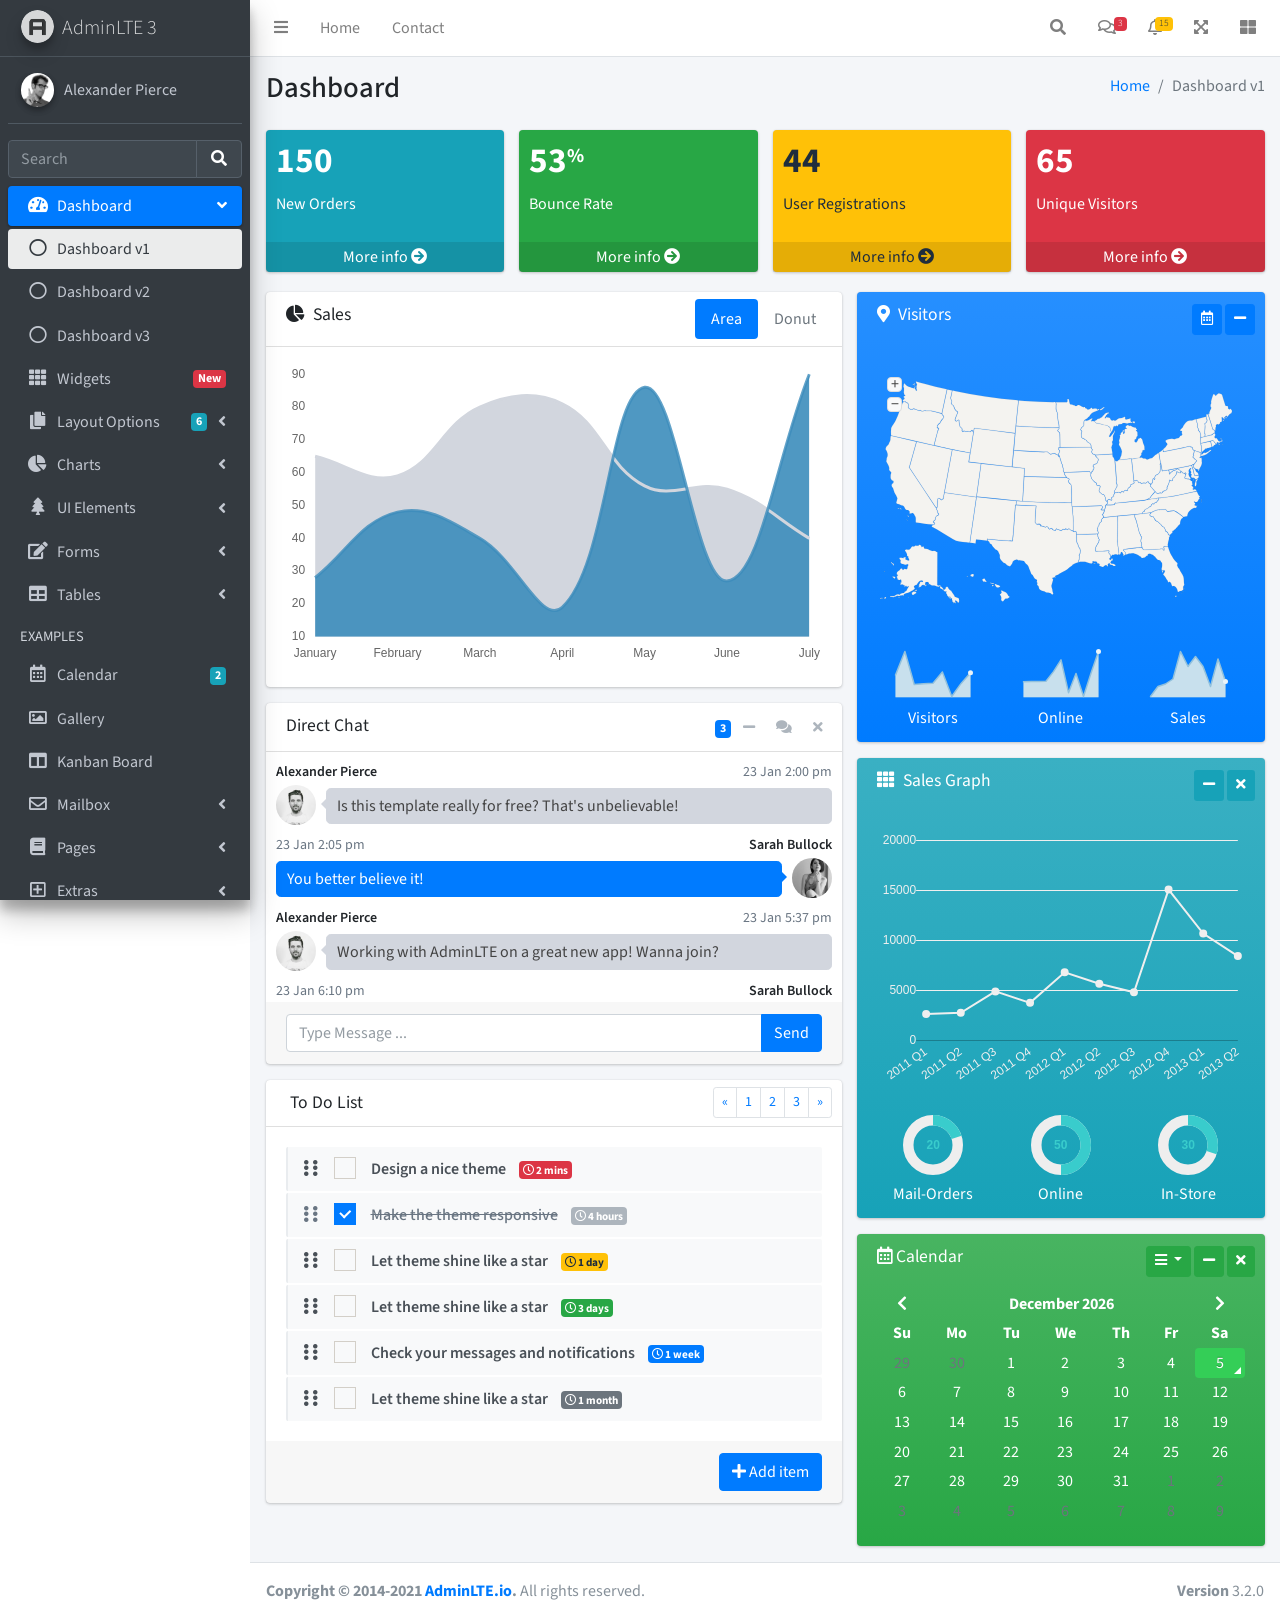
<file: public/template/AdminLTE-3.2.0/index.html>
<!DOCTYPE html>
<html lang="en">
<head>
  <meta charset="utf-8">
  <meta name="viewport" content="width=device-width, initial-scale=1">
  <title>AdminLTE 3 | Dashboard</title>

  <!-- Google Font: Source Sans Pro -->
  <link rel="stylesheet" href="https://fonts.googleapis.com/css?family=Source+Sans+Pro:300,400,400i,700&display=fallback">
  <!-- Font Awesome -->
  <link rel="stylesheet" href="plugins/fontawesome-free/css/all.min.css">
  <!-- Ionicons -->
  <link rel="stylesheet" href="https://code.ionicframework.com/ionicons/2.0.1/css/ionicons.min.css">
  <!-- Tempusdominus Bootstrap 4 -->
  <link rel="stylesheet" href="plugins/tempusdominus-bootstrap-4/css/tempusdominus-bootstrap-4.min.css">
  <!-- iCheck -->
  <link rel="stylesheet" href="plugins/icheck-bootstrap/icheck-bootstrap.min.css">
  <!-- JQVMap -->
  <link rel="stylesheet" href="plugins/jqvmap/jqvmap.min.css">
  <!-- Theme style -->
  <link rel="stylesheet" href="dist/css/adminlte.min.css">
  <!-- overlayScrollbars -->
  <link rel="stylesheet" href="plugins/overlayScrollbars/css/OverlayScrollbars.min.css">
  <!-- Daterange picker -->
  <link rel="stylesheet" href="plugins/daterangepicker/daterangepicker.css">
  <!-- summernote -->
  <link rel="stylesheet" href="plugins/summernote/summernote-bs4.min.css">
</head>
<body class="hold-transition sidebar-mini layout-fixed">
<div class="wrapper">

  <!-- Preloader -->
  <div class="preloader flex-column justify-content-center align-items-center">
    <img class="animation__shake" src="dist/img/AdminLTELogo.png" alt="AdminLTELogo" height="60" width="60">
  </div>

  <!-- Navbar -->
  <nav class="main-header navbar navbar-expand navbar-white navbar-light">
    <!-- Left navbar links -->
    <ul class="navbar-nav">
      <li class="nav-item">
        <a class="nav-link" data-widget="pushmenu" href="#" role="button"><i class="fas fa-bars"></i></a>
      </li>
      <li class="nav-item d-none d-sm-inline-block">
        <a href="index3.html" class="nav-link">Home</a>
      </li>
      <li class="nav-item d-none d-sm-inline-block">
        <a href="#" class="nav-link">Contact</a>
      </li>
    </ul>

    <!-- Right navbar links -->
    <ul class="navbar-nav ml-auto">
      <!-- Navbar Search -->
      <li class="nav-item">
        <a class="nav-link" data-widget="navbar-search" href="#" role="button">
          <i class="fas fa-search"></i>
        </a>
        <div class="navbar-search-block">
          <form class="form-inline">
            <div class="input-group input-group-sm">
              <input class="form-control form-control-navbar" type="search" placeholder="Search" aria-label="Search">
              <div class="input-group-append">
                <button class="btn btn-navbar" type="submit">
                  <i class="fas fa-search"></i>
                </button>
                <button class="btn btn-navbar" type="button" data-widget="navbar-search">
                  <i class="fas fa-times"></i>
                </button>
              </div>
            </div>
          </form>
        </div>
      </li>

      <!-- Messages Dropdown Menu -->
      <li class="nav-item dropdown">
        <a class="nav-link" data-toggle="dropdown" href="#">
          <i class="far fa-comments"></i>
          <span class="badge badge-danger navbar-badge">3</span>
        </a>
        <div class="dropdown-menu dropdown-menu-lg dropdown-menu-right">
          <a href="#" class="dropdown-item">
            <!-- Message Start -->
            <div class="media">
              <img src="dist/img/user1-128x128.jpg" alt="User Avatar" class="img-size-50 mr-3 img-circle">
              <div class="media-body">
                <h3 class="dropdown-item-title">
                  Brad Diesel
                  <span class="float-right text-sm text-danger"><i class="fas fa-star"></i></span>
                </h3>
                <p class="text-sm">Call me whenever you can...</p>
                <p class="text-sm text-muted"><i class="far fa-clock mr-1"></i> 4 Hours Ago</p>
              </div>
            </div>
            <!-- Message End -->
          </a>
          <div class="dropdown-divider"></div>
          <a href="#" class="dropdown-item">
            <!-- Message Start -->
            <div class="media">
              <img src="dist/img/user8-128x128.jpg" alt="User Avatar" class="img-size-50 img-circle mr-3">
              <div class="media-body">
                <h3 class="dropdown-item-title">
                  John Pierce
                  <span class="float-right text-sm text-muted"><i class="fas fa-star"></i></span>
                </h3>
                <p class="text-sm">I got your message bro</p>
                <p class="text-sm text-muted"><i class="far fa-clock mr-1"></i> 4 Hours Ago</p>
              </div>
            </div>
            <!-- Message End -->
          </a>
          <div class="dropdown-divider"></div>
          <a href="#" class="dropdown-item">
            <!-- Message Start -->
            <div class="media">
              <img src="dist/img/user3-128x128.jpg" alt="User Avatar" class="img-size-50 img-circle mr-3">
              <div class="media-body">
                <h3 class="dropdown-item-title">
                  Nora Silvester
                  <span class="float-right text-sm text-warning"><i class="fas fa-star"></i></span>
                </h3>
                <p class="text-sm">The subject goes here</p>
                <p class="text-sm text-muted"><i class="far fa-clock mr-1"></i> 4 Hours Ago</p>
              </div>
            </div>
            <!-- Message End -->
          </a>
          <div class="dropdown-divider"></div>
          <a href="#" class="dropdown-item dropdown-footer">See All Messages</a>
        </div>
      </li>
      <!-- Notifications Dropdown Menu -->
      <li class="nav-item dropdown">
        <a class="nav-link" data-toggle="dropdown" href="#">
          <i class="far fa-bell"></i>
          <span class="badge badge-warning navbar-badge">15</span>
        </a>
        <div class="dropdown-menu dropdown-menu-lg dropdown-menu-right">
          <span class="dropdown-item dropdown-header">15 Notifications</span>
          <div class="dropdown-divider"></div>
          <a href="#" class="dropdown-item">
            <i class="fas fa-envelope mr-2"></i> 4 new messages
            <span class="float-right text-muted text-sm">3 mins</span>
          </a>
          <div class="dropdown-divider"></div>
          <a href="#" class="dropdown-item">
            <i class="fas fa-users mr-2"></i> 8 friend requests
            <span class="float-right text-muted text-sm">12 hours</span>
          </a>
          <div class="dropdown-divider"></div>
          <a href="#" class="dropdown-item">
            <i class="fas fa-file mr-2"></i> 3 new reports
            <span class="float-right text-muted text-sm">2 days</span>
          </a>
          <div class="dropdown-divider"></div>
          <a href="#" class="dropdown-item dropdown-footer">See All Notifications</a>
        </div>
      </li>
      <li class="nav-item">
        <a class="nav-link" data-widget="fullscreen" href="#" role="button">
          <i class="fas fa-expand-arrows-alt"></i>
        </a>
      </li>
      <li class="nav-item">
        <a class="nav-link" data-widget="control-sidebar" data-controlsidebar-slide="true" href="#" role="button">
          <i class="fas fa-th-large"></i>
        </a>
      </li>
    </ul>
  </nav>
  <!-- /.navbar -->

  <!-- Main Sidebar Container -->
  <aside class="main-sidebar sidebar-dark-primary elevation-4">
    <!-- Brand Logo -->
    <a href="index3.html" class="brand-link">
      <img src="dist/img/AdminLTELogo.png" alt="AdminLTE Logo" class="brand-image img-circle elevation-3" style="opacity: .8">
      <span class="brand-text font-weight-light">AdminLTE 3</span>
    </a>

    <!-- Sidebar -->
    <div class="sidebar">
      <!-- Sidebar user panel (optional) -->
      <div class="user-panel mt-3 pb-3 mb-3 d-flex">
        <div class="image">
          <img src="dist/img/user2-160x160.jpg" class="img-circle elevation-2" alt="User Image">
        </div>
        <div class="info">
          <a href="#" class="d-block">Alexander Pierce</a>
        </div>
      </div>

      <!-- SidebarSearch Form -->
      <div class="form-inline">
        <div class="input-group" data-widget="sidebar-search">
          <input class="form-control form-control-sidebar" type="search" placeholder="Search" aria-label="Search">
          <div class="input-group-append">
            <button class="btn btn-sidebar">
              <i class="fas fa-search fa-fw"></i>
            </button>
          </div>
        </div>
      </div>

      <!-- Sidebar Menu -->
      <nav class="mt-2">
        <ul class="nav nav-pills nav-sidebar flex-column" data-widget="treeview" role="menu" data-accordion="false">
          <!-- Add icons to the links using the .nav-icon class
               with font-awesome or any other icon font library -->
          <li class="nav-item menu-open">
            <a href="#" class="nav-link active">
              <i class="nav-icon fas fa-tachometer-alt"></i>
              <p>
                Dashboard
                <i class="right fas fa-angle-left"></i>
              </p>
            </a>
            <ul class="nav nav-treeview">
              <li class="nav-item">
                <a href="./index.html" class="nav-link active">
                  <i class="far fa-circle nav-icon"></i>
                  <p>Dashboard v1</p>
                </a>
              </li>
              <li class="nav-item">
                <a href="./index2.html" class="nav-link">
                  <i class="far fa-circle nav-icon"></i>
                  <p>Dashboard v2</p>
                </a>
              </li>
              <li class="nav-item">
                <a href="./index3.html" class="nav-link">
                  <i class="far fa-circle nav-icon"></i>
                  <p>Dashboard v3</p>
                </a>
              </li>
            </ul>
          </li>
          <li class="nav-item">
            <a href="pages/widgets.html" class="nav-link">
              <i class="nav-icon fas fa-th"></i>
              <p>
                Widgets
                <span class="right badge badge-danger">New</span>
              </p>
            </a>
          </li>
          <li class="nav-item">
            <a href="#" class="nav-link">
              <i class="nav-icon fas fa-copy"></i>
              <p>
                Layout Options
                <i class="fas fa-angle-left right"></i>
                <span class="badge badge-info right">6</span>
              </p>
            </a>
            <ul class="nav nav-treeview">
              <li class="nav-item">
                <a href="pages/layout/top-nav.html" class="nav-link">
                  <i class="far fa-circle nav-icon"></i>
                  <p>Top Navigation</p>
                </a>
              </li>
              <li class="nav-item">
                <a href="pages/layout/top-nav-sidebar.html" class="nav-link">
                  <i class="far fa-circle nav-icon"></i>
                  <p>Top Navigation + Sidebar</p>
                </a>
              </li>
              <li class="nav-item">
                <a href="pages/layout/boxed.html" class="nav-link">
                  <i class="far fa-circle nav-icon"></i>
                  <p>Boxed</p>
                </a>
              </li>
              <li class="nav-item">
                <a href="pages/layout/fixed-sidebar.html" class="nav-link">
                  <i class="far fa-circle nav-icon"></i>
                  <p>Fixed Sidebar</p>
                </a>
              </li>
              <li class="nav-item">
                <a href="pages/layout/fixed-sidebar-custom.html" class="nav-link">
                  <i class="far fa-circle nav-icon"></i>
                  <p>Fixed Sidebar <small>+ Custom Area</small></p>
                </a>
              </li>
              <li class="nav-item">
                <a href="pages/layout/fixed-topnav.html" class="nav-link">
                  <i class="far fa-circle nav-icon"></i>
                  <p>Fixed Navbar</p>
                </a>
              </li>
              <li class="nav-item">
                <a href="pages/layout/fixed-footer.html" class="nav-link">
                  <i class="far fa-circle nav-icon"></i>
                  <p>Fixed Footer</p>
                </a>
              </li>
              <li class="nav-item">
                <a href="pages/layout/collapsed-sidebar.html" class="nav-link">
                  <i class="far fa-circle nav-icon"></i>
                  <p>Collapsed Sidebar</p>
                </a>
              </li>
            </ul>
          </li>
          <li class="nav-item">
            <a href="#" class="nav-link">
              <i class="nav-icon fas fa-chart-pie"></i>
              <p>
                Charts
                <i class="right fas fa-angle-left"></i>
              </p>
            </a>
            <ul class="nav nav-treeview">
              <li class="nav-item">
                <a href="pages/charts/chartjs.html" class="nav-link">
                  <i class="far fa-circle nav-icon"></i>
                  <p>ChartJS</p>
                </a>
              </li>
              <li class="nav-item">
                <a href="pages/charts/flot.html" class="nav-link">
                  <i class="far fa-circle nav-icon"></i>
                  <p>Flot</p>
                </a>
              </li>
              <li class="nav-item">
                <a href="pages/charts/inline.html" class="nav-link">
                  <i class="far fa-circle nav-icon"></i>
                  <p>Inline</p>
                </a>
              </li>
              <li class="nav-item">
                <a href="pages/charts/uplot.html" class="nav-link">
                  <i class="far fa-circle nav-icon"></i>
                  <p>uPlot</p>
                </a>
              </li>
            </ul>
          </li>
          <li class="nav-item">
            <a href="#" class="nav-link">
              <i class="nav-icon fas fa-tree"></i>
              <p>
                UI Elements
                <i class="fas fa-angle-left right"></i>
              </p>
            </a>
            <ul class="nav nav-treeview">
              <li class="nav-item">
                <a href="pages/UI/general.html" class="nav-link">
                  <i class="far fa-circle nav-icon"></i>
                  <p>General</p>
                </a>
              </li>
              <li class="nav-item">
                <a href="pages/UI/icons.html" class="nav-link">
                  <i class="far fa-circle nav-icon"></i>
                  <p>Icons</p>
                </a>
              </li>
              <li class="nav-item">
                <a href="pages/UI/buttons.html" class="nav-link">
                  <i class="far fa-circle nav-icon"></i>
                  <p>Buttons</p>
                </a>
              </li>
              <li class="nav-item">
                <a href="pages/UI/sliders.html" class="nav-link">
                  <i class="far fa-circle nav-icon"></i>
                  <p>Sliders</p>
                </a>
              </li>
              <li class="nav-item">
                <a href="pages/UI/modals.html" class="nav-link">
                  <i class="far fa-circle nav-icon"></i>
                  <p>Modals & Alerts</p>
                </a>
              </li>
              <li class="nav-item">
                <a href="pages/UI/navbar.html" class="nav-link">
                  <i class="far fa-circle nav-icon"></i>
                  <p>Navbar & Tabs</p>
                </a>
              </li>
              <li class="nav-item">
                <a href="pages/UI/timeline.html" class="nav-link">
                  <i class="far fa-circle nav-icon"></i>
                  <p>Timeline</p>
                </a>
              </li>
              <li class="nav-item">
                <a href="pages/UI/ribbons.html" class="nav-link">
                  <i class="far fa-circle nav-icon"></i>
                  <p>Ribbons</p>
                </a>
              </li>
            </ul>
          </li>
          <li class="nav-item">
            <a href="#" class="nav-link">
              <i class="nav-icon fas fa-edit"></i>
              <p>
                Forms
                <i class="fas fa-angle-left right"></i>
              </p>
            </a>
            <ul class="nav nav-treeview">
              <li class="nav-item">
                <a href="pages/forms/general.html" class="nav-link">
                  <i class="far fa-circle nav-icon"></i>
                  <p>General Elements</p>
                </a>
              </li>
              <li class="nav-item">
                <a href="pages/forms/advanced.html" class="nav-link">
                  <i class="far fa-circle nav-icon"></i>
                  <p>Advanced Elements</p>
                </a>
              </li>
              <li class="nav-item">
                <a href="pages/forms/editors.html" class="nav-link">
                  <i class="far fa-circle nav-icon"></i>
                  <p>Editors</p>
                </a>
              </li>
              <li class="nav-item">
                <a href="pages/forms/validation.html" class="nav-link">
                  <i class="far fa-circle nav-icon"></i>
                  <p>Validation</p>
                </a>
              </li>
            </ul>
          </li>
          <li class="nav-item">
            <a href="#" class="nav-link">
              <i class="nav-icon fas fa-table"></i>
              <p>
                Tables
                <i class="fas fa-angle-left right"></i>
              </p>
            </a>
            <ul class="nav nav-treeview">
              <li class="nav-item">
                <a href="pages/tables/simple.html" class="nav-link">
                  <i class="far fa-circle nav-icon"></i>
                  <p>Simple Tables</p>
                </a>
              </li>
              <li class="nav-item">
                <a href="pages/tables/data.html" class="nav-link">
                  <i class="far fa-circle nav-icon"></i>
                  <p>DataTables</p>
                </a>
              </li>
              <li class="nav-item">
                <a href="pages/tables/jsgrid.html" class="nav-link">
                  <i class="far fa-circle nav-icon"></i>
                  <p>jsGrid</p>
                </a>
              </li>
            </ul>
          </li>
          <li class="nav-header">EXAMPLES</li>
          <li class="nav-item">
            <a href="pages/calendar.html" class="nav-link">
              <i class="nav-icon far fa-calendar-alt"></i>
              <p>
                Calendar
                <span class="badge badge-info right">2</span>
              </p>
            </a>
          </li>
          <li class="nav-item">
            <a href="pages/gallery.html" class="nav-link">
              <i class="nav-icon far fa-image"></i>
              <p>
                Gallery
              </p>
            </a>
          </li>
          <li class="nav-item">
            <a href="pages/kanban.html" class="nav-link">
              <i class="nav-icon fas fa-columns"></i>
              <p>
                Kanban Board
              </p>
            </a>
          </li>
          <li class="nav-item">
            <a href="#" class="nav-link">
              <i class="nav-icon far fa-envelope"></i>
              <p>
                Mailbox
                <i class="fas fa-angle-left right"></i>
              </p>
            </a>
            <ul class="nav nav-treeview">
              <li class="nav-item">
                <a href="pages/mailbox/mailbox.html" class="nav-link">
                  <i class="far fa-circle nav-icon"></i>
                  <p>Inbox</p>
                </a>
              </li>
              <li class="nav-item">
                <a href="pages/mailbox/compose.html" class="nav-link">
                  <i class="far fa-circle nav-icon"></i>
                  <p>Compose</p>
                </a>
              </li>
              <li class="nav-item">
                <a href="pages/mailbox/read-mail.html" class="nav-link">
                  <i class="far fa-circle nav-icon"></i>
                  <p>Read</p>
                </a>
              </li>
            </ul>
          </li>
          <li class="nav-item">
            <a href="#" class="nav-link">
              <i class="nav-icon fas fa-book"></i>
              <p>
                Pages
                <i class="fas fa-angle-left right"></i>
              </p>
            </a>
            <ul class="nav nav-treeview">
              <li class="nav-item">
                <a href="pages/examples/invoice.html" class="nav-link">
                  <i class="far fa-circle nav-icon"></i>
                  <p>Invoice</p>
                </a>
              </li>
              <li class="nav-item">
                <a href="pages/examples/profile.html" class="nav-link">
                  <i class="far fa-circle nav-icon"></i>
                  <p>Profile</p>
                </a>
              </li>
              <li class="nav-item">
                <a href="pages/examples/e-commerce.html" class="nav-link">
                  <i class="far fa-circle nav-icon"></i>
                  <p>E-commerce</p>
                </a>
              </li>
              <li class="nav-item">
                <a href="pages/examples/projects.html" class="nav-link">
                  <i class="far fa-circle nav-icon"></i>
                  <p>Projects</p>
                </a>
              </li>
              <li class="nav-item">
                <a href="pages/examples/project-add.html" class="nav-link">
                  <i class="far fa-circle nav-icon"></i>
                  <p>Project Add</p>
                </a>
              </li>
              <li class="nav-item">
                <a href="pages/examples/project-edit.html" class="nav-link">
                  <i class="far fa-circle nav-icon"></i>
                  <p>Project Edit</p>
                </a>
              </li>
              <li class="nav-item">
                <a href="pages/examples/project-detail.html" class="nav-link">
                  <i class="far fa-circle nav-icon"></i>
                  <p>Project Detail</p>
                </a>
              </li>
              <li class="nav-item">
                <a href="pages/examples/contacts.html" class="nav-link">
                  <i class="far fa-circle nav-icon"></i>
                  <p>Contacts</p>
                </a>
              </li>
              <li class="nav-item">
                <a href="pages/examples/faq.html" class="nav-link">
                  <i class="far fa-circle nav-icon"></i>
                  <p>FAQ</p>
                </a>
              </li>
              <li class="nav-item">
                <a href="pages/examples/contact-us.html" class="nav-link">
                  <i class="far fa-circle nav-icon"></i>
                  <p>Contact us</p>
                </a>
              </li>
            </ul>
          </li>
          <li class="nav-item">
            <a href="#" class="nav-link">
              <i class="nav-icon far fa-plus-square"></i>
              <p>
                Extras
                <i class="fas fa-angle-left right"></i>
              </p>
            </a>
            <ul class="nav nav-treeview">
              <li class="nav-item">
                <a href="#" class="nav-link">
                  <i class="far fa-circle nav-icon"></i>
                  <p>
                    Login & Register v1
                    <i class="fas fa-angle-left right"></i>
                  </p>
                </a>
                <ul class="nav nav-treeview">
                  <li class="nav-item">
                    <a href="pages/examples/login.html" class="nav-link">
                      <i class="far fa-circle nav-icon"></i>
                      <p>Login v1</p>
                    </a>
                  </li>
                  <li class="nav-item">
                    <a href="pages/examples/register.html" class="nav-link">
                      <i class="far fa-circle nav-icon"></i>
                      <p>Register v1</p>
                    </a>
                  </li>
                  <li class="nav-item">
                    <a href="pages/examples/forgot-password.html" class="nav-link">
                      <i class="far fa-circle nav-icon"></i>
                      <p>Forgot Password v1</p>
                    </a>
                  </li>
                  <li class="nav-item">
                    <a href="pages/examples/recover-password.html" class="nav-link">
                      <i class="far fa-circle nav-icon"></i>
                      <p>Recover Password v1</p>
                    </a>
                  </li>
                </ul>
              </li>
              <li class="nav-item">
                <a href="#" class="nav-link">
                  <i class="far fa-circle nav-icon"></i>
                  <p>
                    Login & Register v2
                    <i class="fas fa-angle-left right"></i>
                  </p>
                </a>
                <ul class="nav nav-treeview">
                  <li class="nav-item">
                    <a href="pages/examples/login-v2.html" class="nav-link">
                      <i class="far fa-circle nav-icon"></i>
                      <p>Login v2</p>
                    </a>
                  </li>
                  <li class="nav-item">
                    <a href="pages/examples/register-v2.html" class="nav-link">
                      <i class="far fa-circle nav-icon"></i>
                      <p>Register v2</p>
                    </a>
                  </li>
                  <li class="nav-item">
                    <a href="pages/examples/forgot-password-v2.html" class="nav-link">
                      <i class="far fa-circle nav-icon"></i>
                      <p>Forgot Password v2</p>
                    </a>
                  </li>
                  <li class="nav-item">
                    <a href="pages/examples/recover-password-v2.html" class="nav-link">
                      <i class="far fa-circle nav-icon"></i>
                      <p>Recover Password v2</p>
                    </a>
                  </li>
                </ul>
              </li>
              <li class="nav-item">
                <a href="pages/examples/lockscreen.html" class="nav-link">
                  <i class="far fa-circle nav-icon"></i>
                  <p>Lockscreen</p>
                </a>
              </li>
              <li class="nav-item">
                <a href="pages/examples/legacy-user-menu.html" class="nav-link">
                  <i class="far fa-circle nav-icon"></i>
                  <p>Legacy User Menu</p>
                </a>
              </li>
              <li class="nav-item">
                <a href="pages/examples/language-menu.html" class="nav-link">
                  <i class="far fa-circle nav-icon"></i>
                  <p>Language Menu</p>
                </a>
              </li>
              <li class="nav-item">
                <a href="pages/examples/404.html" class="nav-link">
                  <i class="far fa-circle nav-icon"></i>
                  <p>Error 404</p>
                </a>
              </li>
              <li class="nav-item">
                <a href="pages/examples/500.html" class="nav-link">
                  <i class="far fa-circle nav-icon"></i>
                  <p>Error 500</p>
                </a>
              </li>
              <li class="nav-item">
                <a href="pages/examples/pace.html" class="nav-link">
                  <i class="far fa-circle nav-icon"></i>
                  <p>Pace</p>
                </a>
              </li>
              <li class="nav-item">
                <a href="pages/examples/blank.html" class="nav-link">
                  <i class="far fa-circle nav-icon"></i>
                  <p>Blank Page</p>
                </a>
              </li>
              <li class="nav-item">
                <a href="starter.html" class="nav-link">
                  <i class="far fa-circle nav-icon"></i>
                  <p>Starter Page</p>
                </a>
              </li>
            </ul>
          </li>
          <li class="nav-item">
            <a href="#" class="nav-link">
              <i class="nav-icon fas fa-search"></i>
              <p>
                Search
                <i class="fas fa-angle-left right"></i>
              </p>
            </a>
            <ul class="nav nav-treeview">
              <li class="nav-item">
                <a href="pages/search/simple.html" class="nav-link">
                  <i class="far fa-circle nav-icon"></i>
                  <p>Simple Search</p>
                </a>
              </li>
              <li class="nav-item">
                <a href="pages/search/enhanced.html" class="nav-link">
                  <i class="far fa-circle nav-icon"></i>
                  <p>Enhanced</p>
                </a>
              </li>
            </ul>
          </li>
          <li class="nav-header">MISCELLANEOUS</li>
          <li class="nav-item">
            <a href="iframe.html" class="nav-link">
              <i class="nav-icon fas fa-ellipsis-h"></i>
              <p>Tabbed IFrame Plugin</p>
            </a>
          </li>
          <li class="nav-item">
            <a href="https://adminlte.io/docs/3.1/" class="nav-link">
              <i class="nav-icon fas fa-file"></i>
              <p>Documentation</p>
            </a>
          </li>
          <li class="nav-header">MULTI LEVEL EXAMPLE</li>
          <li class="nav-item">
            <a href="#" class="nav-link">
              <i class="fas fa-circle nav-icon"></i>
              <p>Level 1</p>
            </a>
          </li>
          <li class="nav-item">
            <a href="#" class="nav-link">
              <i class="nav-icon fas fa-circle"></i>
              <p>
                Level 1
                <i class="right fas fa-angle-left"></i>
              </p>
            </a>
            <ul class="nav nav-treeview">
              <li class="nav-item">
                <a href="#" class="nav-link">
                  <i class="far fa-circle nav-icon"></i>
                  <p>Level 2</p>
                </a>
              </li>
              <li class="nav-item">
                <a href="#" class="nav-link">
                  <i class="far fa-circle nav-icon"></i>
                  <p>
                    Level 2
                    <i class="right fas fa-angle-left"></i>
                  </p>
                </a>
                <ul class="nav nav-treeview">
                  <li class="nav-item">
                    <a href="#" class="nav-link">
                      <i class="far fa-dot-circle nav-icon"></i>
                      <p>Level 3</p>
                    </a>
                  </li>
                  <li class="nav-item">
                    <a href="#" class="nav-link">
                      <i class="far fa-dot-circle nav-icon"></i>
                      <p>Level 3</p>
                    </a>
                  </li>
                  <li class="nav-item">
                    <a href="#" class="nav-link">
                      <i class="far fa-dot-circle nav-icon"></i>
                      <p>Level 3</p>
                    </a>
                  </li>
                </ul>
              </li>
              <li class="nav-item">
                <a href="#" class="nav-link">
                  <i class="far fa-circle nav-icon"></i>
                  <p>Level 2</p>
                </a>
              </li>
            </ul>
          </li>
          <li class="nav-item">
            <a href="#" class="nav-link">
              <i class="fas fa-circle nav-icon"></i>
              <p>Level 1</p>
            </a>
          </li>
          <li class="nav-header">LABELS</li>
          <li class="nav-item">
            <a href="#" class="nav-link">
              <i class="nav-icon far fa-circle text-danger"></i>
              <p class="text">Important</p>
            </a>
          </li>
          <li class="nav-item">
            <a href="#" class="nav-link">
              <i class="nav-icon far fa-circle text-warning"></i>
              <p>Warning</p>
            </a>
          </li>
          <li class="nav-item">
            <a href="#" class="nav-link">
              <i class="nav-icon far fa-circle text-info"></i>
              <p>Informational</p>
            </a>
          </li>
        </ul>
      </nav>
      <!-- /.sidebar-menu -->
    </div>
    <!-- /.sidebar -->
  </aside>

  <!-- Content Wrapper. Contains page content -->
  <div class="content-wrapper">
    <!-- Content Header (Page header) -->
    <div class="content-header">
      <div class="container-fluid">
        <div class="row mb-2">
          <div class="col-sm-6">
            <h1 class="m-0">Dashboard</h1>
          </div><!-- /.col -->
          <div class="col-sm-6">
            <ol class="breadcrumb float-sm-right">
              <li class="breadcrumb-item"><a href="#">Home</a></li>
              <li class="breadcrumb-item active">Dashboard v1</li>
            </ol>
          </div><!-- /.col -->
        </div><!-- /.row -->
      </div><!-- /.container-fluid -->
    </div>
    <!-- /.content-header -->

    <!-- Main content -->
    <section class="content">
      <div class="container-fluid">
        <!-- Small boxes (Stat box) -->
        <div class="row">
          <div class="col-lg-3 col-6">
            <!-- small box -->
            <div class="small-box bg-info">
              <div class="inner">
                <h3>150</h3>

                <p>New Orders</p>
              </div>
              <div class="icon">
                <i class="ion ion-bag"></i>
              </div>
              <a href="#" class="small-box-footer">More info <i class="fas fa-arrow-circle-right"></i></a>
            </div>
          </div>
          <!-- ./col -->
          <div class="col-lg-3 col-6">
            <!-- small box -->
            <div class="small-box bg-success">
              <div class="inner">
                <h3>53<sup style="font-size: 20px">%</sup></h3>

                <p>Bounce Rate</p>
              </div>
              <div class="icon">
                <i class="ion ion-stats-bars"></i>
              </div>
              <a href="#" class="small-box-footer">More info <i class="fas fa-arrow-circle-right"></i></a>
            </div>
          </div>
          <!-- ./col -->
          <div class="col-lg-3 col-6">
            <!-- small box -->
            <div class="small-box bg-warning">
              <div class="inner">
                <h3>44</h3>

                <p>User Registrations</p>
              </div>
              <div class="icon">
                <i class="ion ion-person-add"></i>
              </div>
              <a href="#" class="small-box-footer">More info <i class="fas fa-arrow-circle-right"></i></a>
            </div>
          </div>
          <!-- ./col -->
          <div class="col-lg-3 col-6">
            <!-- small box -->
            <div class="small-box bg-danger">
              <div class="inner">
                <h3>65</h3>

                <p>Unique Visitors</p>
              </div>
              <div class="icon">
                <i class="ion ion-pie-graph"></i>
              </div>
              <a href="#" class="small-box-footer">More info <i class="fas fa-arrow-circle-right"></i></a>
            </div>
          </div>
          <!-- ./col -->
        </div>
        <!-- /.row -->
        <!-- Main row -->
        <div class="row">
          <!-- Left col -->
          <section class="col-lg-7 connectedSortable">
            <!-- Custom tabs (Charts with tabs)-->
            <div class="card">
              <div class="card-header">
                <h3 class="card-title">
                  <i class="fas fa-chart-pie mr-1"></i>
                  Sales
                </h3>
                <div class="card-tools">
                  <ul class="nav nav-pills ml-auto">
                    <li class="nav-item">
                      <a class="nav-link active" href="#revenue-chart" data-toggle="tab">Area</a>
                    </li>
                    <li class="nav-item">
                      <a class="nav-link" href="#sales-chart" data-toggle="tab">Donut</a>
                    </li>
                  </ul>
                </div>
              </div><!-- /.card-header -->
              <div class="card-body">
                <div class="tab-content p-0">
                  <!-- Morris chart - Sales -->
                  <div class="chart tab-pane active" id="revenue-chart"
                       style="position: relative; height: 300px;">
                      <canvas id="revenue-chart-canvas" height="300" style="height: 300px;"></canvas>
                   </div>
                  <div class="chart tab-pane" id="sales-chart" style="position: relative; height: 300px;">
                    <canvas id="sales-chart-canvas" height="300" style="height: 300px;"></canvas>
                  </div>
                </div>
              </div><!-- /.card-body -->
            </div>
            <!-- /.card -->

            <!-- DIRECT CHAT -->
            <div class="card direct-chat direct-chat-primary">
              <div class="card-header">
                <h3 class="card-title">Direct Chat</h3>

                <div class="card-tools">
                  <span title="3 New Messages" class="badge badge-primary">3</span>
                  <button type="button" class="btn btn-tool" data-card-widget="collapse">
                    <i class="fas fa-minus"></i>
                  </button>
                  <button type="button" class="btn btn-tool" title="Contacts" data-widget="chat-pane-toggle">
                    <i class="fas fa-comments"></i>
                  </button>
                  <button type="button" class="btn btn-tool" data-card-widget="remove">
                    <i class="fas fa-times"></i>
                  </button>
                </div>
              </div>
              <!-- /.card-header -->
              <div class="card-body">
                <!-- Conversations are loaded here -->
                <div class="direct-chat-messages">
                  <!-- Message. Default to the left -->
                  <div class="direct-chat-msg">
                    <div class="direct-chat-infos clearfix">
                      <span class="direct-chat-name float-left">Alexander Pierce</span>
                      <span class="direct-chat-timestamp float-right">23 Jan 2:00 pm</span>
                    </div>
                    <!-- /.direct-chat-infos -->
                    <img class="direct-chat-img" src="dist/img/user1-128x128.jpg" alt="message user image">
                    <!-- /.direct-chat-img -->
                    <div class="direct-chat-text">
                      Is this template really for free? That's unbelievable!
                    </div>
                    <!-- /.direct-chat-text -->
                  </div>
                  <!-- /.direct-chat-msg -->

                  <!-- Message to the right -->
                  <div class="direct-chat-msg right">
                    <div class="direct-chat-infos clearfix">
                      <span class="direct-chat-name float-right">Sarah Bullock</span>
                      <span class="direct-chat-timestamp float-left">23 Jan 2:05 pm</span>
                    </div>
                    <!-- /.direct-chat-infos -->
                    <img class="direct-chat-img" src="dist/img/user3-128x128.jpg" alt="message user image">
                    <!-- /.direct-chat-img -->
                    <div class="direct-chat-text">
                      You better believe it!
                    </div>
                    <!-- /.direct-chat-text -->
                  </div>
                  <!-- /.direct-chat-msg -->

                  <!-- Message. Default to the left -->
                  <div class="direct-chat-msg">
                    <div class="direct-chat-infos clearfix">
                      <span class="direct-chat-name float-left">Alexander Pierce</span>
                      <span class="direct-chat-timestamp float-right">23 Jan 5:37 pm</span>
                    </div>
                    <!-- /.direct-chat-infos -->
                    <img class="direct-chat-img" src="dist/img/user1-128x128.jpg" alt="message user image">
                    <!-- /.direct-chat-img -->
                    <div class="direct-chat-text">
                      Working with AdminLTE on a great new app! Wanna join?
                    </div>
                    <!-- /.direct-chat-text -->
                  </div>
                  <!-- /.direct-chat-msg -->

                  <!-- Message to the right -->
                  <div class="direct-chat-msg right">
                    <div class="direct-chat-infos clearfix">
                      <span class="direct-chat-name float-right">Sarah Bullock</span>
                      <span class="direct-chat-timestamp float-left">23 Jan 6:10 pm</span>
                    </div>
                    <!-- /.direct-chat-infos -->
                    <img class="direct-chat-img" src="dist/img/user3-128x128.jpg" alt="message user image">
                    <!-- /.direct-chat-img -->
                    <div class="direct-chat-text">
                      I would love to.
                    </div>
                    <!-- /.direct-chat-text -->
                  </div>
                  <!-- /.direct-chat-msg -->

                </div>
                <!--/.direct-chat-messages-->

                <!-- Contacts are loaded here -->
                <div class="direct-chat-contacts">
                  <ul class="contacts-list">
                    <li>
                      <a href="#">
                        <img class="contacts-list-img" src="dist/img/user1-128x128.jpg" alt="User Avatar">

                        <div class="contacts-list-info">
                          <span class="contacts-list-name">
                            Count Dracula
                            <small class="contacts-list-date float-right">2/28/2015</small>
                          </span>
                          <span class="contacts-list-msg">How have you been? I was...</span>
                        </div>
                        <!-- /.contacts-list-info -->
                      </a>
                    </li>
                    <!-- End Contact Item -->
                    <li>
                      <a href="#">
                        <img class="contacts-list-img" src="dist/img/user7-128x128.jpg" alt="User Avatar">

                        <div class="contacts-list-info">
                          <span class="contacts-list-name">
                            Sarah Doe
                            <small class="contacts-list-date float-right">2/23/2015</small>
                          </span>
                          <span class="contacts-list-msg">I will be waiting for...</span>
                        </div>
                        <!-- /.contacts-list-info -->
                      </a>
                    </li>
                    <!-- End Contact Item -->
                    <li>
                      <a href="#">
                        <img class="contacts-list-img" src="dist/img/user3-128x128.jpg" alt="User Avatar">

                        <div class="contacts-list-info">
                          <span class="contacts-list-name">
                            Nadia Jolie
                            <small class="contacts-list-date float-right">2/20/2015</small>
                          </span>
                          <span class="contacts-list-msg">I'll call you back at...</span>
                        </div>
                        <!-- /.contacts-list-info -->
                      </a>
                    </li>
                    <!-- End Contact Item -->
                    <li>
                      <a href="#">
                        <img class="contacts-list-img" src="dist/img/user5-128x128.jpg" alt="User Avatar">

                        <div class="contacts-list-info">
                          <span class="contacts-list-name">
                            Nora S. Vans
                            <small class="contacts-list-date float-right">2/10/2015</small>
                          </span>
                          <span class="contacts-list-msg">Where is your new...</span>
                        </div>
                        <!-- /.contacts-list-info -->
                      </a>
                    </li>
                    <!-- End Contact Item -->
                    <li>
                      <a href="#">
                        <img class="contacts-list-img" src="dist/img/user6-128x128.jpg" alt="User Avatar">

                        <div class="contacts-list-info">
                          <span class="contacts-list-name">
                            John K.
                            <small class="contacts-list-date float-right">1/27/2015</small>
                          </span>
                          <span class="contacts-list-msg">Can I take a look at...</span>
                        </div>
                        <!-- /.contacts-list-info -->
                      </a>
                    </li>
                    <!-- End Contact Item -->
                    <li>
                      <a href="#">
                        <img class="contacts-list-img" src="dist/img/user8-128x128.jpg" alt="User Avatar">

                        <div class="contacts-list-info">
                          <span class="contacts-list-name">
                            Kenneth M.
                            <small class="contacts-list-date float-right">1/4/2015</small>
                          </span>
                          <span class="contacts-list-msg">Never mind I found...</span>
                        </div>
                        <!-- /.contacts-list-info -->
                      </a>
                    </li>
                    <!-- End Contact Item -->
                  </ul>
                  <!-- /.contacts-list -->
                </div>
                <!-- /.direct-chat-pane -->
              </div>
              <!-- /.card-body -->
              <div class="card-footer">
                <form action="#" method="post">
                  <div class="input-group">
                    <input type="text" name="message" placeholder="Type Message ..." class="form-control">
                    <span class="input-group-append">
                      <button type="button" class="btn btn-primary">Send</button>
                    </span>
                  </div>
                </form>
              </div>
              <!-- /.card-footer-->
            </div>
            <!--/.direct-chat -->

            <!-- TO DO List -->
            <div class="card">
              <div class="card-header">
                <h3 class="card-title">
                  <i class="ion ion-clipboard mr-1"></i>
                  To Do List
                </h3>

                <div class="card-tools">
                  <ul class="pagination pagination-sm">
                    <li class="page-item"><a href="#" class="page-link">&laquo;</a></li>
                    <li class="page-item"><a href="#" class="page-link">1</a></li>
                    <li class="page-item"><a href="#" class="page-link">2</a></li>
                    <li class="page-item"><a href="#" class="page-link">3</a></li>
                    <li class="page-item"><a href="#" class="page-link">&raquo;</a></li>
                  </ul>
                </div>
              </div>
              <!-- /.card-header -->
              <div class="card-body">
                <ul class="todo-list" data-widget="todo-list">
                  <li>
                    <!-- drag handle -->
                    <span class="handle">
                      <i class="fas fa-ellipsis-v"></i>
                      <i class="fas fa-ellipsis-v"></i>
                    </span>
                    <!-- checkbox -->
                    <div  class="icheck-primary d-inline ml-2">
                      <input type="checkbox" value="" name="todo1" id="todoCheck1">
                      <label for="todoCheck1"></label>
                    </div>
                    <!-- todo text -->
                    <span class="text">Design a nice theme</span>
                    <!-- Emphasis label -->
                    <small class="badge badge-danger"><i class="far fa-clock"></i> 2 mins</small>
                    <!-- General tools such as edit or delete-->
                    <div class="tools">
                      <i class="fas fa-edit"></i>
                      <i class="fas fa-trash-o"></i>
                    </div>
                  </li>
                  <li>
                    <span class="handle">
                      <i class="fas fa-ellipsis-v"></i>
                      <i class="fas fa-ellipsis-v"></i>
                    </span>
                    <div  class="icheck-primary d-inline ml-2">
                      <input type="checkbox" value="" name="todo2" id="todoCheck2" checked>
                      <label for="todoCheck2"></label>
                    </div>
                    <span class="text">Make the theme responsive</span>
                    <small class="badge badge-info"><i class="far fa-clock"></i> 4 hours</small>
                    <div class="tools">
                      <i class="fas fa-edit"></i>
                      <i class="fas fa-trash-o"></i>
                    </div>
                  </li>
                  <li>
                    <span class="handle">
                      <i class="fas fa-ellipsis-v"></i>
                      <i class="fas fa-ellipsis-v"></i>
                    </span>
                    <div  class="icheck-primary d-inline ml-2">
                      <input type="checkbox" value="" name="todo3" id="todoCheck3">
                      <label for="todoCheck3"></label>
                    </div>
                    <span class="text">Let theme shine like a star</span>
                    <small class="badge badge-warning"><i class="far fa-clock"></i> 1 day</small>
                    <div class="tools">
                      <i class="fas fa-edit"></i>
                      <i class="fas fa-trash-o"></i>
                    </div>
                  </li>
                  <li>
                    <span class="handle">
                      <i class="fas fa-ellipsis-v"></i>
                      <i class="fas fa-ellipsis-v"></i>
                    </span>
                    <div  class="icheck-primary d-inline ml-2">
                      <input type="checkbox" value="" name="todo4" id="todoCheck4">
                      <label for="todoCheck4"></label>
                    </div>
                    <span class="text">Let theme shine like a star</span>
                    <small class="badge badge-success"><i class="far fa-clock"></i> 3 days</small>
                    <div class="tools">
                      <i class="fas fa-edit"></i>
                      <i class="fas fa-trash-o"></i>
                    </div>
                  </li>
                  <li>
                    <span class="handle">
                      <i class="fas fa-ellipsis-v"></i>
                      <i class="fas fa-ellipsis-v"></i>
                    </span>
                    <div  class="icheck-primary d-inline ml-2">
                      <input type="checkbox" value="" name="todo5" id="todoCheck5">
                      <label for="todoCheck5"></label>
                    </div>
                    <span class="text">Check your messages and notifications</span>
                    <small class="badge badge-primary"><i class="far fa-clock"></i> 1 week</small>
                    <div class="tools">
                      <i class="fas fa-edit"></i>
                      <i class="fas fa-trash-o"></i>
                    </div>
                  </li>
                  <li>
                    <span class="handle">
                      <i class="fas fa-ellipsis-v"></i>
                      <i class="fas fa-ellipsis-v"></i>
                    </span>
                    <div  class="icheck-primary d-inline ml-2">
                      <input type="checkbox" value="" name="todo6" id="todoCheck6">
                      <label for="todoCheck6"></label>
                    </div>
                    <span class="text">Let theme shine like a star</span>
                    <small class="badge badge-secondary"><i class="far fa-clock"></i> 1 month</small>
                    <div class="tools">
                      <i class="fas fa-edit"></i>
                      <i class="fas fa-trash-o"></i>
                    </div>
                  </li>
                </ul>
              </div>
              <!-- /.card-body -->
              <div class="card-footer clearfix">
                <button type="button" class="btn btn-primary float-right"><i class="fas fa-plus"></i> Add item</button>
              </div>
            </div>
            <!-- /.card -->
          </section>
          <!-- /.Left col -->
          <!-- right col (We are only adding the ID to make the widgets sortable)-->
          <section class="col-lg-5 connectedSortable">

            <!-- Map card -->
            <div class="card bg-gradient-primary">
              <div class="card-header border-0">
                <h3 class="card-title">
                  <i class="fas fa-map-marker-alt mr-1"></i>
                  Visitors
                </h3>
                <!-- card tools -->
                <div class="card-tools">
                  <button type="button" class="btn btn-primary btn-sm daterange" title="Date range">
                    <i class="far fa-calendar-alt"></i>
                  </button>
                  <button type="button" class="btn btn-primary btn-sm" data-card-widget="collapse" title="Collapse">
                    <i class="fas fa-minus"></i>
                  </button>
                </div>
                <!-- /.card-tools -->
              </div>
              <div class="card-body">
                <div id="world-map" style="height: 250px; width: 100%;"></div>
              </div>
              <!-- /.card-body-->
              <div class="card-footer bg-transparent">
                <div class="row">
                  <div class="col-4 text-center">
                    <div id="sparkline-1"></div>
                    <div class="text-white">Visitors</div>
                  </div>
                  <!-- ./col -->
                  <div class="col-4 text-center">
                    <div id="sparkline-2"></div>
                    <div class="text-white">Online</div>
                  </div>
                  <!-- ./col -->
                  <div class="col-4 text-center">
                    <div id="sparkline-3"></div>
                    <div class="text-white">Sales</div>
                  </div>
                  <!-- ./col -->
                </div>
                <!-- /.row -->
              </div>
            </div>
            <!-- /.card -->

            <!-- solid sales graph -->
            <div class="card bg-gradient-info">
              <div class="card-header border-0">
                <h3 class="card-title">
                  <i class="fas fa-th mr-1"></i>
                  Sales Graph
                </h3>

                <div class="card-tools">
                  <button type="button" class="btn bg-info btn-sm" data-card-widget="collapse">
                    <i class="fas fa-minus"></i>
                  </button>
                  <button type="button" class="btn bg-info btn-sm" data-card-widget="remove">
                    <i class="fas fa-times"></i>
                  </button>
                </div>
              </div>
              <div class="card-body">
                <canvas class="chart" id="line-chart" style="min-height: 250px; height: 250px; max-height: 250px; max-width: 100%;"></canvas>
              </div>
              <!-- /.card-body -->
              <div class="card-footer bg-transparent">
                <div class="row">
                  <div class="col-4 text-center">
                    <input type="text" class="knob" data-readonly="true" value="20" data-width="60" data-height="60"
                           data-fgColor="#39CCCC">

                    <div class="text-white">Mail-Orders</div>
                  </div>
                  <!-- ./col -->
                  <div class="col-4 text-center">
                    <input type="text" class="knob" data-readonly="true" value="50" data-width="60" data-height="60"
                           data-fgColor="#39CCCC">

                    <div class="text-white">Online</div>
                  </div>
                  <!-- ./col -->
                  <div class="col-4 text-center">
                    <input type="text" class="knob" data-readonly="true" value="30" data-width="60" data-height="60"
                           data-fgColor="#39CCCC">

                    <div class="text-white">In-Store</div>
                  </div>
                  <!-- ./col -->
                </div>
                <!-- /.row -->
              </div>
              <!-- /.card-footer -->
            </div>
            <!-- /.card -->

            <!-- Calendar -->
            <div class="card bg-gradient-success">
              <div class="card-header border-0">

                <h3 class="card-title">
                  <i class="far fa-calendar-alt"></i>
                  Calendar
                </h3>
                <!-- tools card -->
                <div class="card-tools">
                  <!-- button with a dropdown -->
                  <div class="btn-group">
                    <button type="button" class="btn btn-success btn-sm dropdown-toggle" data-toggle="dropdown" data-offset="-52">
                      <i class="fas fa-bars"></i>
                    </button>
                    <div class="dropdown-menu" role="menu">
                      <a href="#" class="dropdown-item">Add new event</a>
                      <a href="#" class="dropdown-item">Clear events</a>
                      <div class="dropdown-divider"></div>
                      <a href="#" class="dropdown-item">View calendar</a>
                    </div>
                  </div>
                  <button type="button" class="btn btn-success btn-sm" data-card-widget="collapse">
                    <i class="fas fa-minus"></i>
                  </button>
                  <button type="button" class="btn btn-success btn-sm" data-card-widget="remove">
                    <i class="fas fa-times"></i>
                  </button>
                </div>
                <!-- /. tools -->
              </div>
              <!-- /.card-header -->
              <div class="card-body pt-0">
                <!--The calendar -->
                <div id="calendar" style="width: 100%"></div>
              </div>
              <!-- /.card-body -->
            </div>
            <!-- /.card -->
          </section>
          <!-- right col -->
        </div>
        <!-- /.row (main row) -->
      </div><!-- /.container-fluid -->
    </section>
    <!-- /.content -->
  </div>
  <!-- /.content-wrapper -->
  <footer class="main-footer">
    <strong>Copyright &copy; 2014-2021 <a href="https://adminlte.io">AdminLTE.io</a>.</strong>
    All rights reserved.
    <div class="float-right d-none d-sm-inline-block">
      <b>Version</b> 3.2.0
    </div>
  </footer>

  <!-- Control Sidebar -->
  <aside class="control-sidebar control-sidebar-dark">
    <!-- Control sidebar content goes here -->
  </aside>
  <!-- /.control-sidebar -->
</div>
<!-- ./wrapper -->

<!-- jQuery -->
<script src="plugins/jquery/jquery.min.js"></script>
<!-- jQuery UI 1.11.4 -->
<script src="plugins/jquery-ui/jquery-ui.min.js"></script>
<!-- Resolve conflict in jQuery UI tooltip with Bootstrap tooltip -->
<script>
  $.widget.bridge('uibutton', $.ui.button)
</script>
<!-- Bootstrap 4 -->
<script src="plugins/bootstrap/js/bootstrap.bundle.min.js"></script>
<!-- ChartJS -->
<script src="plugins/chart.js/Chart.min.js"></script>
<!-- Sparkline -->
<script src="plugins/sparklines/sparkline.js"></script>
<!-- JQVMap -->
<script src="plugins/jqvmap/jquery.vmap.min.js"></script>
<script src="plugins/jqvmap/maps/jquery.vmap.usa.js"></script>
<!-- jQuery Knob Chart -->
<script src="plugins/jquery-knob/jquery.knob.min.js"></script>
<!-- daterangepicker -->
<script src="plugins/moment/moment.min.js"></script>
<script src="plugins/daterangepicker/daterangepicker.js"></script>
<!-- Tempusdominus Bootstrap 4 -->
<script src="plugins/tempusdominus-bootstrap-4/js/tempusdominus-bootstrap-4.min.js"></script>
<!-- Summernote -->
<script src="plugins/summernote/summernote-bs4.min.js"></script>
<!-- overlayScrollbars -->
<script src="plugins/overlayScrollbars/js/jquery.overlayScrollbars.min.js"></script>
<!-- AdminLTE App -->
<script src="dist/js/adminlte.js"></script>
<!-- AdminLTE for demo purposes -->
<script src="dist/js/demo.js"></script>
<!-- AdminLTE dashboard demo (This is only for demo purposes) -->
<script src="dist/js/pages/dashboard.js"></script>
</body>
</html>
</file>
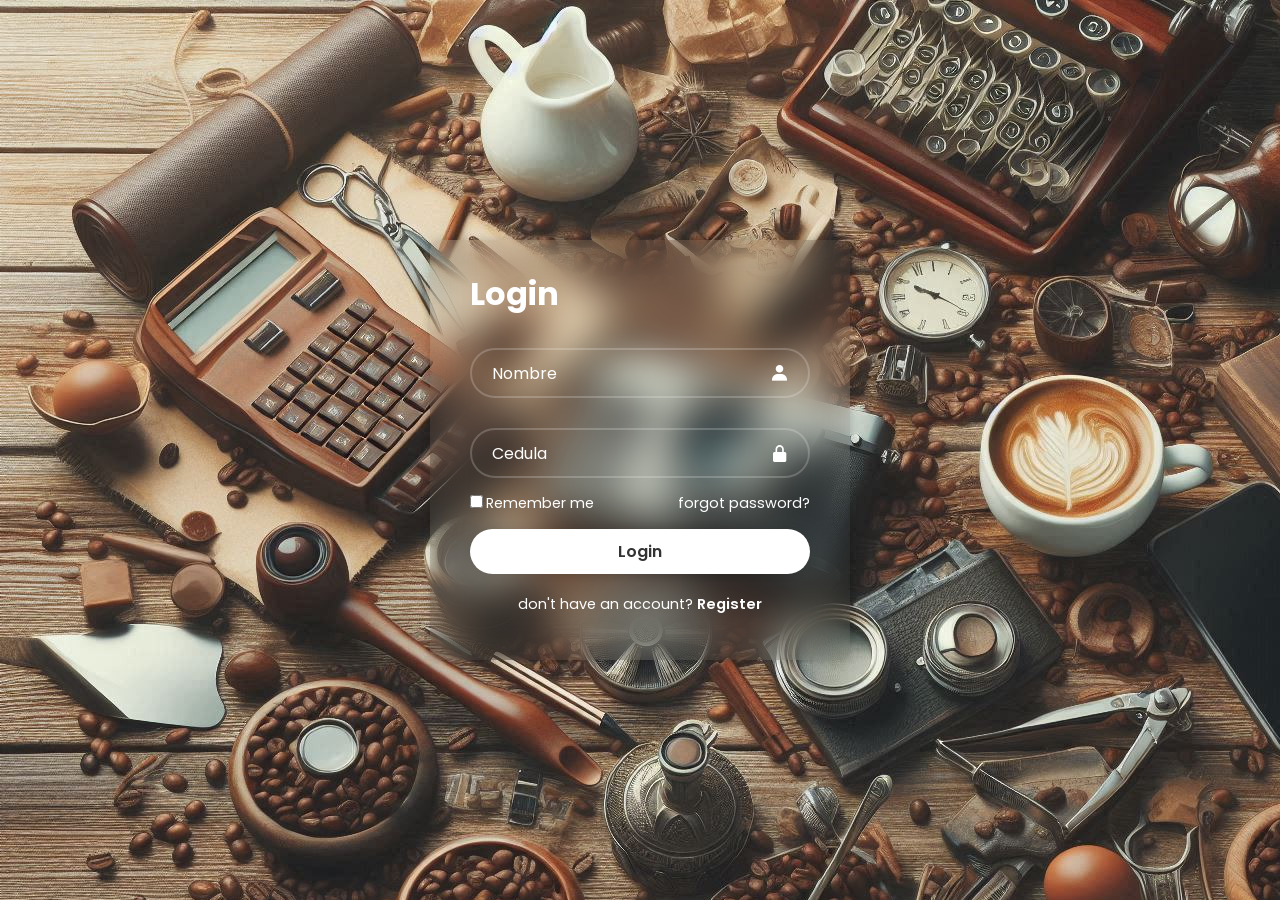
<file: login.html>
<html>
    <head>
        <title>Login</title>
       <!--<link rel="stylesheet" href="css/login.css">-->
       <!--<link rel="stylesheet" href="../css/bulma.min.css">-->
       <link href='https://unpkg.com/boxicons@2.1.4/css/boxicons.min.css' rel='stylesheet'>
        <link rel="stylesheet" href="style.css">
        <style>
        </style>
    </head>
<body>
    <div class="wrapper">
        <form name="Form" action="login.php" method="post">
            <h1>Login</h1>
            <div class="input-box">
                <input type="text" placeholder="Nombre" id="Nombre" name="Nombre" required>
                <i class='bx bxs-user'></i>
            </div>
            <div class="input-box">
                <input type="password" placeholder="Cedula" id="Cedula" name="Cedula" required>
                <i class='bx bxs-lock-alt'></i>
            </div>

            <div class="remember-forgot">
                <label><input type="checkbox">Remember me</label>
                <a href="#">forgot password?</a>
            </div>

            <button type="submit" class="btn">Login</button>

            <div class="register-link">
                <p>don't have an account? <a href="./registro/registro.html">Register</a></p>
            </div>
        </form>
    </div>
</body>

</html>
</file>
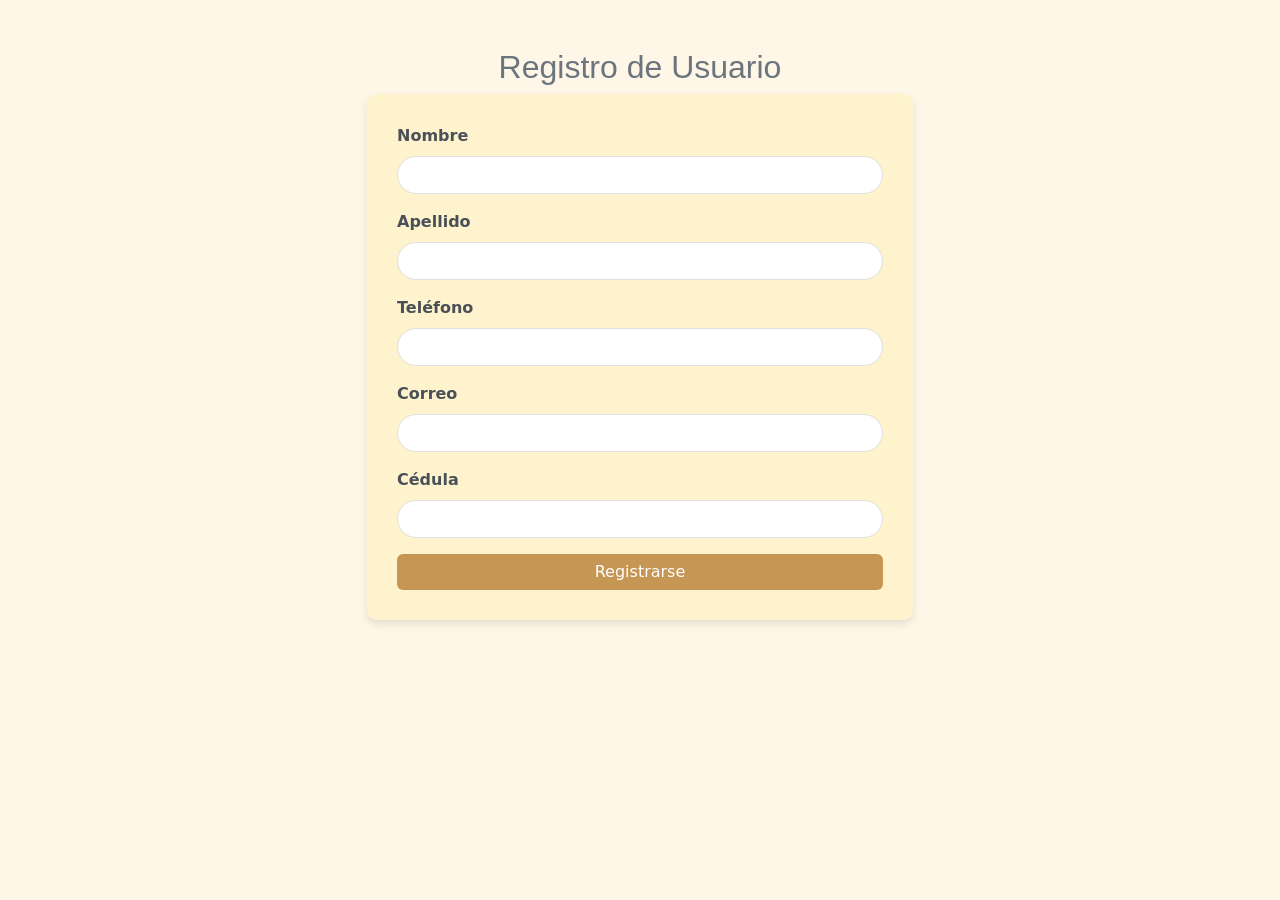
<file: registro/registro.html>
<!DOCTYPE html>
<html lang="es">
<head>
    <meta charset="UTF-8">
    <meta name="viewport" content="width=device-width, initial-scale=1.0">
    <title>Registro de usuario</title>
    <!-- Bootstrap CSS -->
    <link href="https://cdn.jsdelivr.net/npm/bootstrap@5.3.0/dist/css/bootstrap.min.css" rel="stylesheet">
    <style>
        body {
            background-color: #fef7e7;
        }
        .form-container {
            background-color: #fff3cd;
            padding: 30px;
            border-radius: 10px;
            box-shadow: 0px 4px 8px rgba(0, 0, 0, 0.1);
        }
        h2 {
            color: #6c757d;
            text-align: center;
            font-family: 'Arial', sans-serif;
        }
        label {
            color: #495057;
            font-weight: bold;
        }
        .btn-primary {
            background-color: #b47a2ec2;
            border: none;
        }
        .btn-primary:hover {
            background-color: #b47a2ec2;
        }
        .form-control {
            border-radius: 20px;
        }
    </style>
</head>
<body>
    <div class="container mt-5">
        <div class="row justify-content-center">
            <div class="col-md-6">
                <h2>Registro de Usuario</h2>
                <form name="Form" action="registro.php" method="post" class="form-container">
                    <div class="mb-3">
                        <label for="Nombre" class="form-label">Nombre</label>
                        <input type="text" class="form-control" id="Nombre" name="Nombre" required>
                    </div>
                    <div class="mb-3">
                        <label for="Apellido" class="form-label">Apellido</label>
                        <input type="text" class="form-control" id="Apellido" name="Apellido" required>
                    </div>
                    <div class="mb-3">
                        <label for="Telefono" class="form-label">Teléfono</label>
                        <input type="text" class="form-control" id="Telefono" name="Telefono" required>
                    </div>
                    <div class="mb-3">
                        <label for="Correo" class="form-label">Correo</label>
                        <input type="email" class="form-control" id="Correo" name="Correo" required>
                    </div>
                    <div class="mb-3">
                        <label for="Cedula" class="form-label">Cédula</label>
                        <input type="text" class="form-control" id="Cedula" name="Cedula" required>
                    </div>
                    <div class="d-grid">
                        <button type="submit" class="btn btn-primary">Registrarse</button>
                    </div>
                </form>
            </div>
        </div>
    </div>

    <!-- Bootstrap JS (opcional) -->
    <script src="https://cdn.jsdelivr.net/npm/bootstrap@5.3.0/dist/js/bootstrap.bundle.min.js"></script>
</body>
</html>
</file>
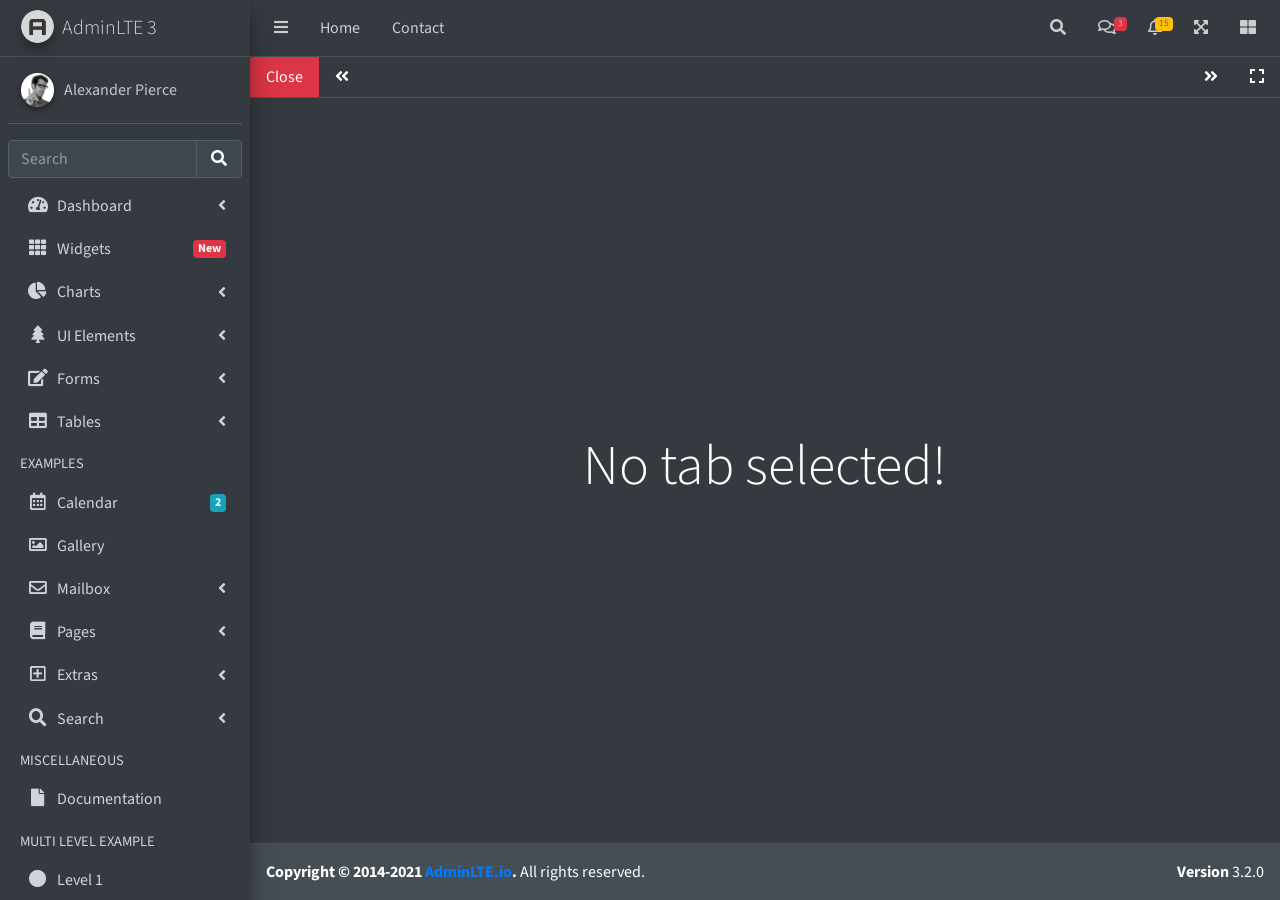
<file: public/template/AdminLTE-3.2.0/iframe-dark.html>
<!DOCTYPE html>
<html lang="en">
<head>
  <meta charset="utf-8">
  <meta name="viewport" content="width=device-width, initial-scale=1">
  <title>AdminLTE 3 | Tabbed IFrames</title>

  <!-- Google Font: Source Sans Pro -->
  <link rel="stylesheet" href="https://fonts.googleapis.com/css?family=Source+Sans+Pro:300,400,400i,700&display=fallback">
  <!-- Font Awesome -->
  <link rel="stylesheet" href="plugins/fontawesome-free/css/all.min.css">
  <!-- Theme style -->
  <link rel="stylesheet" href="dist/css/adminlte.min.css">
  <!-- overlayScrollbars -->
  <link rel="stylesheet" href="plugins/overlayScrollbars/css/OverlayScrollbars.min.css">
</head>
<body class="hold-transition sidebar-mini layout-fixed dark-mode" data-panel-auto-height-mode="height">
<div class="wrapper">

  <!-- Navbar -->
  <nav class="main-header navbar navbar-expand navbar-dark">
    <!-- Left navbar links -->
    <ul class="navbar-nav">
      <li class="nav-item">
        <a class="nav-link" data-widget="pushmenu" href="#" role="button"><i class="fas fa-bars"></i></a>
      </li>
      <li class="nav-item d-none d-sm-inline-block">
        <a href="index3.html" class="nav-link">Home</a>
      </li>
      <li class="nav-item d-none d-sm-inline-block">
        <a href="#" class="nav-link">Contact</a>
      </li>
    </ul>

    <!-- Right navbar links -->
    <ul class="navbar-nav ml-auto">
      <!-- Navbar Search -->
      <li class="nav-item">
        <a class="nav-link" data-widget="navbar-search" href="#" role="button">
          <i class="fas fa-search"></i>
        </a>
        <div class="navbar-search-block">
          <form class="form-inline">
            <div class="input-group input-group-sm">
              <input class="form-control form-control-navbar" type="search" placeholder="Search" aria-label="Search">
              <div class="input-group-append">
                <button class="btn btn-navbar" type="submit">
                  <i class="fas fa-search"></i>
                </button>
                <button class="btn btn-navbar" type="button" data-widget="navbar-search">
                  <i class="fas fa-times"></i>
                </button>
              </div>
            </div>
          </form>
        </div>
      </li>

      <!-- Messages Dropdown Menu -->
      <li class="nav-item dropdown">
        <a class="nav-link" data-toggle="dropdown" href="#">
          <i class="far fa-comments"></i>
          <span class="badge badge-danger navbar-badge">3</span>
        </a>
        <div class="dropdown-menu dropdown-menu-lg dropdown-menu-right">
          <a href="#" class="dropdown-item">
            <!-- Message Start -->
            <div class="media">
              <img src="dist/img/user1-128x128.jpg" alt="User Avatar" class="img-size-50 mr-3 img-circle">
              <div class="media-body">
                <h3 class="dropdown-item-title">
                  Brad Diesel
                  <span class="float-right text-sm text-danger"><i class="fas fa-star"></i></span>
                </h3>
                <p class="text-sm">Call me whenever you can...</p>
                <p class="text-sm text-muted"><i class="far fa-clock mr-1"></i> 4 Hours Ago</p>
              </div>
            </div>
            <!-- Message End -->
          </a>
          <div class="dropdown-divider"></div>
          <a href="#" class="dropdown-item">
            <!-- Message Start -->
            <div class="media">
              <img src="dist/img/user8-128x128.jpg" alt="User Avatar" class="img-size-50 img-circle mr-3">
              <div class="media-body">
                <h3 class="dropdown-item-title">
                  John Pierce
                  <span class="float-right text-sm text-muted"><i class="fas fa-star"></i></span>
                </h3>
                <p class="text-sm">I got your message bro</p>
                <p class="text-sm text-muted"><i class="far fa-clock mr-1"></i> 4 Hours Ago</p>
              </div>
            </div>
            <!-- Message End -->
          </a>
          <div class="dropdown-divider"></div>
          <a href="#" class="dropdown-item">
            <!-- Message Start -->
            <div class="media">
              <img src="dist/img/user3-128x128.jpg" alt="User Avatar" class="img-size-50 img-circle mr-3">
              <div class="media-body">
                <h3 class="dropdown-item-title">
                  Nora Silvester
                  <span class="float-right text-sm text-warning"><i class="fas fa-star"></i></span>
                </h3>
                <p class="text-sm">The subject goes here</p>
                <p class="text-sm text-muted"><i class="far fa-clock mr-1"></i> 4 Hours Ago</p>
              </div>
            </div>
            <!-- Message End -->
          </a>
          <div class="dropdown-divider"></div>
          <a href="#" class="dropdown-item dropdown-footer">See All Messages</a>
        </div>
      </li>
      <!-- Notifications Dropdown Menu -->
      <li class="nav-item dropdown">
        <a class="nav-link" data-toggle="dropdown" href="#">
          <i class="far fa-bell"></i>
          <span class="badge badge-warning navbar-badge">15</span>
        </a>
        <div class="dropdown-menu dropdown-menu-lg dropdown-menu-right">
          <span class="dropdown-item dropdown-header">15 Notifications</span>
          <div class="dropdown-divider"></div>
          <a href="#" class="dropdown-item">
            <i class="fas fa-envelope mr-2"></i> 4 new messages
            <span class="float-right text-muted text-sm">3 mins</span>
          </a>
          <div class="dropdown-divider"></div>
          <a href="#" class="dropdown-item">
            <i class="fas fa-users mr-2"></i> 8 friend requests
            <span class="float-right text-muted text-sm">12 hours</span>
          </a>
          <div class="dropdown-divider"></div>
          <a href="#" class="dropdown-item">
            <i class="fas fa-file mr-2"></i> 3 new reports
            <span class="float-right text-muted text-sm">2 days</span>
          </a>
          <div class="dropdown-divider"></div>
          <a href="#" class="dropdown-item dropdown-footer">See All Notifications</a>
        </div>
      </li>
      <li class="nav-item">
        <a class="nav-link" data-widget="fullscreen" href="#" role="button">
          <i class="fas fa-expand-arrows-alt"></i>
        </a>
      </li>
      <li class="nav-item">
        <a class="nav-link" data-widget="control-sidebar" data-slide="true" href="#" role="button">
          <i class="fas fa-th-large"></i>
        </a>
      </li>
    </ul>
  </nav>
  <!-- /.navbar -->

  <!-- Main Sidebar Container -->
  <aside class="main-sidebar sidebar-dark-primary elevation-4">
    <!-- Brand Logo -->
    <a href="index3.html" class="brand-link">
      <img src="dist/img/AdminLTELogo.png" alt="AdminLTE Logo" class="brand-image img-circle elevation-3" style="opacity: .8">
      <span class="brand-text font-weight-light">AdminLTE 3</span>
    </a>

    <!-- Sidebar -->
    <div class="sidebar">
      <!-- Sidebar user panel (optional) -->
      <div class="user-panel mt-3 pb-3 mb-3 d-flex">
        <div class="image">
          <img src="dist/img/user2-160x160.jpg" class="img-circle elevation-2" alt="User Image">
        </div>
        <div class="info">
          <a href="#" class="d-block">Alexander Pierce</a>
        </div>
      </div>

      <!-- SidebarSearch Form -->
      <div class="form-inline">
        <div class="input-group" data-widget="sidebar-search">
          <input class="form-control form-control-sidebar" type="search" placeholder="Search" aria-label="Search">
          <div class="input-group-append">
            <button class="btn btn-sidebar">
              <i class="fas fa-search fa-fw"></i>
            </button>
          </div>
        </div>
      </div>

      <!-- Sidebar Menu -->
      <nav class="mt-2">
        <ul class="nav nav-pills nav-sidebar flex-column" data-widget="treeview" role="menu" data-accordion="false">
          <!-- Add icons to the links using the .nav-icon class
               with font-awesome or any other icon font library -->
          <li class="nav-item">
            <a href="#" class="nav-link">
              <i class="nav-icon fas fa-tachometer-alt"></i>
              <p>
                Dashboard
                <i class="right fas fa-angle-left"></i>
              </p>
            </a>
            <ul class="nav nav-treeview">
              <li class="nav-item">
                <a href="./index.html" class="nav-link">
                  <i class="far fa-circle nav-icon"></i>
                  <p>Dashboard v1</p>
                </a>
              </li>
              <li class="nav-item">
                <a href="./index2.html" class="nav-link">
                  <i class="far fa-circle nav-icon"></i>
                  <p>Dashboard v2</p>
                </a>
              </li>
              <li class="nav-item">
                <a href="./index3.html" class="nav-link">
                  <i class="far fa-circle nav-icon"></i>
                  <p>Dashboard v3</p>
                </a>
              </li>
            </ul>
          </li>
          <li class="nav-item">
            <a href="pages/widgets.html" class="nav-link">
              <i class="nav-icon fas fa-th"></i>
              <p>
                Widgets
                <span class="right badge badge-danger">New</span>
              </p>
            </a>
          </li>
          <li class="nav-item">
            <a href="#" class="nav-link">
              <i class="nav-icon fas fa-chart-pie"></i>
              <p>
                Charts
                <i class="right fas fa-angle-left"></i>
              </p>
            </a>
            <ul class="nav nav-treeview">
              <li class="nav-item">
                <a href="pages/charts/chartjs.html" class="nav-link">
                  <i class="far fa-circle nav-icon"></i>
                  <p>ChartJS</p>
                </a>
              </li>
              <li class="nav-item">
                <a href="pages/charts/flot.html" class="nav-link">
                  <i class="far fa-circle nav-icon"></i>
                  <p>Flot</p>
                </a>
              </li>
              <li class="nav-item">
                <a href="pages/charts/inline.html" class="nav-link">
                  <i class="far fa-circle nav-icon"></i>
                  <p>Inline</p>
                </a>
              </li>
            </ul>
          </li>
          <li class="nav-item">
            <a href="#" class="nav-link">
              <i class="nav-icon fas fa-tree"></i>
              <p>
                UI Elements
                <i class="fas fa-angle-left right"></i>
              </p>
            </a>
            <ul class="nav nav-treeview">
              <li class="nav-item">
                <a href="pages/UI/general.html" class="nav-link">
                  <i class="far fa-circle nav-icon"></i>
                  <p>General</p>
                </a>
              </li>
              <li class="nav-item">
                <a href="pages/UI/icons.html" class="nav-link">
                  <i class="far fa-circle nav-icon"></i>
                  <p>Icons</p>
                </a>
              </li>
              <li class="nav-item">
                <a href="pages/UI/buttons.html" class="nav-link">
                  <i class="far fa-circle nav-icon"></i>
                  <p>Buttons</p>
                </a>
              </li>
              <li class="nav-item">
                <a href="pages/UI/sliders.html" class="nav-link">
                  <i class="far fa-circle nav-icon"></i>
                  <p>Sliders</p>
                </a>
              </li>
              <li class="nav-item">
                <a href="pages/UI/modals.html" class="nav-link">
                  <i class="far fa-circle nav-icon"></i>
                  <p>Modals & Alerts</p>
                </a>
              </li>
              <li class="nav-item">
                <a href="pages/UI/navbar.html" class="nav-link">
                  <i class="far fa-circle nav-icon"></i>
                  <p>Navbar & Tabs</p>
                </a>
              </li>
              <li class="nav-item">
                <a href="pages/UI/timeline.html" class="nav-link">
                  <i class="far fa-circle nav-icon"></i>
                  <p>Timeline</p>
                </a>
              </li>
              <li class="nav-item">
                <a href="pages/UI/ribbons.html" class="nav-link">
                  <i class="far fa-circle nav-icon"></i>
                  <p>Ribbons</p>
                </a>
              </li>
            </ul>
          </li>
          <li class="nav-item">
            <a href="#" class="nav-link">
              <i class="nav-icon fas fa-edit"></i>
              <p>
                Forms
                <i class="fas fa-angle-left right"></i>
              </p>
            </a>
            <ul class="nav nav-treeview">
              <li class="nav-item">
                <a href="pages/forms/general.html" class="nav-link">
                  <i class="far fa-circle nav-icon"></i>
                  <p>General Elements</p>
                </a>
              </li>
              <li class="nav-item">
                <a href="pages/forms/advanced.html" class="nav-link">
                  <i class="far fa-circle nav-icon"></i>
                  <p>Advanced Elements</p>
                </a>
              </li>
              <li class="nav-item">
                <a href="pages/forms/editors.html" class="nav-link">
                  <i class="far fa-circle nav-icon"></i>
                  <p>Editors</p>
                </a>
              </li>
              <li class="nav-item">
                <a href="pages/forms/validation.html" class="nav-link">
                  <i class="far fa-circle nav-icon"></i>
                  <p>Validation</p>
                </a>
              </li>
            </ul>
          </li>
          <li class="nav-item">
            <a href="#" class="nav-link">
              <i class="nav-icon fas fa-table"></i>
              <p>
                Tables
                <i class="fas fa-angle-left right"></i>
              </p>
            </a>
            <ul class="nav nav-treeview">
              <li class="nav-item">
                <a href="pages/tables/simple.html" class="nav-link">
                  <i class="far fa-circle nav-icon"></i>
                  <p>Simple Tables</p>
                </a>
              </li>
              <li class="nav-item">
                <a href="pages/tables/data.html" class="nav-link">
                  <i class="far fa-circle nav-icon"></i>
                  <p>DataTables</p>
                </a>
              </li>
              <li class="nav-item">
                <a href="pages/tables/jsgrid.html" class="nav-link">
                  <i class="far fa-circle nav-icon"></i>
                  <p>jsGrid</p>
                </a>
              </li>
            </ul>
          </li>
          <li class="nav-header">EXAMPLES</li>
          <li class="nav-item">
            <a href="pages/calendar.html" class="nav-link">
              <i class="nav-icon far fa-calendar-alt"></i>
              <p>
                Calendar
                <span class="badge badge-info right">2</span>
              </p>
            </a>
          </li>
          <li class="nav-item">
            <a href="pages/gallery.html" class="nav-link">
              <i class="nav-icon far fa-image"></i>
              <p>
                Gallery
              </p>
            </a>
          </li>
          <li class="nav-item">
            <a href="#" class="nav-link">
              <i class="nav-icon far fa-envelope"></i>
              <p>
                Mailbox
                <i class="fas fa-angle-left right"></i>
              </p>
            </a>
            <ul class="nav nav-treeview">
              <li class="nav-item">
                <a href="pages/mailbox/mailbox.html" class="nav-link">
                  <i class="far fa-circle nav-icon"></i>
                  <p>Inbox</p>
                </a>
              </li>
              <li class="nav-item">
                <a href="pages/mailbox/compose.html" class="nav-link">
                  <i class="far fa-circle nav-icon"></i>
                  <p>Compose</p>
                </a>
              </li>
              <li class="nav-item">
                <a href="pages/mailbox/read-mail.html" class="nav-link">
                  <i class="far fa-circle nav-icon"></i>
                  <p>Read</p>
                </a>
              </li>
            </ul>
          </li>
          <li class="nav-item">
            <a href="#" class="nav-link">
              <i class="nav-icon fas fa-book"></i>
              <p>
                Pages
                <i class="fas fa-angle-left right"></i>
              </p>
            </a>
            <ul class="nav nav-treeview">
              <li class="nav-item">
                <a href="pages/examples/invoice.html" class="nav-link">
                  <i class="far fa-circle nav-icon"></i>
                  <p>Invoice</p>
                </a>
              </li>
              <li class="nav-item">
                <a href="pages/examples/profile.html" class="nav-link">
                  <i class="far fa-circle nav-icon"></i>
                  <p>Profile</p>
                </a>
              </li>
              <li class="nav-item">
                <a href="pages/examples/e-commerce.html" class="nav-link">
                  <i class="far fa-circle nav-icon"></i>
                  <p>E-commerce</p>
                </a>
              </li>
              <li class="nav-item">
                <a href="pages/examples/projects.html" class="nav-link">
                  <i class="far fa-circle nav-icon"></i>
                  <p>Projects</p>
                </a>
              </li>
              <li class="nav-item">
                <a href="pages/examples/project-add.html" class="nav-link">
                  <i class="far fa-circle nav-icon"></i>
                  <p>Project Add</p>
                </a>
              </li>
              <li class="nav-item">
                <a href="pages/examples/project-edit.html" class="nav-link">
                  <i class="far fa-circle nav-icon"></i>
                  <p>Project Edit</p>
                </a>
              </li>
              <li class="nav-item">
                <a href="pages/examples/project-detail.html" class="nav-link">
                  <i class="far fa-circle nav-icon"></i>
                  <p>Project Detail</p>
                </a>
              </li>
              <li class="nav-item">
                <a href="pages/examples/contacts.html" class="nav-link">
                  <i class="far fa-circle nav-icon"></i>
                  <p>Contacts</p>
                </a>
              </li>
              <li class="nav-item">
                <a href="pages/examples/faq.html" class="nav-link">
                  <i class="far fa-circle nav-icon"></i>
                  <p>FAQ</p>
                </a>
              </li>
              <li class="nav-item">
                <a href="pages/examples/contact-us.html" class="nav-link">
                  <i class="far fa-circle nav-icon"></i>
                  <p>Contact us</p>
                </a>
              </li>
            </ul>
          </li>
          <li class="nav-item">
            <a href="#" class="nav-link">
              <i class="nav-icon far fa-plus-square"></i>
              <p>
                Extras
                <i class="fas fa-angle-left right"></i>
              </p>
            </a>
            <ul class="nav nav-treeview">
              <li class="nav-item">
                <a href="#" class="nav-link">
                  <i class="far fa-circle nav-icon"></i>
                  <p>
                    Login & Register v1
                    <i class="fas fa-angle-left right"></i>
                  </p>
                </a>
                <ul class="nav nav-treeview">
                  <li class="nav-item">
                    <a href="pages/examples/login.html" class="nav-link">
                      <i class="far fa-circle nav-icon"></i>
                      <p>Login v1</p>
                    </a>
                  </li>
                  <li class="nav-item">
                    <a href="pages/examples/register.html" class="nav-link">
                      <i class="far fa-circle nav-icon"></i>
                      <p>Register v1</p>
                    </a>
                  </li>
                  <li class="nav-item">
                    <a href="pages/examples/forgot-password.html" class="nav-link">
                      <i class="far fa-circle nav-icon"></i>
                      <p>Forgot Password v1</p>
                    </a>
                  </li>
                  <li class="nav-item">
                    <a href="pages/examples/recover-password.html" class="nav-link">
                      <i class="far fa-circle nav-icon"></i>
                      <p>Recover Password v1</p>
                    </a>
                  </li>
                </ul>
              </li>
              <li class="nav-item">
                <a href="#" class="nav-link">
                  <i class="far fa-circle nav-icon"></i>
                  <p>
                    Login & Register v2
                    <i class="fas fa-angle-left right"></i>
                  </p>
                </a>
                <ul class="nav nav-treeview">
                  <li class="nav-item">
                    <a href="pages/examples/login-v2.html" class="nav-link">
                      <i class="far fa-circle nav-icon"></i>
                      <p>Login v2</p>
                    </a>
                  </li>
                  <li class="nav-item">
                    <a href="pages/examples/register-v2.html" class="nav-link">
                      <i class="far fa-circle nav-icon"></i>
                      <p>Register v2</p>
                    </a>
                  </li>
                  <li class="nav-item">
                    <a href="pages/examples/forgot-password-v2.html" class="nav-link">
                      <i class="far fa-circle nav-icon"></i>
                      <p>Forgot Password v2</p>
                    </a>
                  </li>
                  <li class="nav-item">
                    <a href="pages/examples/recover-password-v2.html" class="nav-link">
                      <i class="far fa-circle nav-icon"></i>
                      <p>Recover Password v2</p>
                    </a>
                  </li>
                </ul>
              </li>
              <li class="nav-item">
                <a href="pages/examples/lockscreen.html" class="nav-link">
                  <i class="far fa-circle nav-icon"></i>
                  <p>Lockscreen</p>
                </a>
              </li>
              <li class="nav-item">
                <a href="pages/examples/legacy-user-menu.html" class="nav-link">
                  <i class="far fa-circle nav-icon"></i>
                  <p>Legacy User Menu</p>
                </a>
              </li>
              <li class="nav-item">
                <a href="pages/examples/language-menu.html" class="nav-link">
                  <i class="far fa-circle nav-icon"></i>
                  <p>Language Menu</p>
                </a>
              </li>
              <li class="nav-item">
                <a href="pages/examples/404.html" class="nav-link">
                  <i class="far fa-circle nav-icon"></i>
                  <p>Error 404</p>
                </a>
              </li>
              <li class="nav-item">
                <a href="pages/examples/500.html" class="nav-link">
                  <i class="far fa-circle nav-icon"></i>
                  <p>Error 500</p>
                </a>
              </li>
              <li class="nav-item">
                <a href="pages/examples/pace.html" class="nav-link">
                  <i class="far fa-circle nav-icon"></i>
                  <p>Pace</p>
                </a>
              </li>
              <li class="nav-item">
                <a href="pages/examples/blank.html" class="nav-link">
                  <i class="far fa-circle nav-icon"></i>
                  <p>Blank Page</p>
                </a>
              </li>
              <li class="nav-item">
                <a href="starter.html" class="nav-link">
                  <i class="far fa-circle nav-icon"></i>
                  <p>Starter Page</p>
                </a>
              </li>
            </ul>
          </li>
          <li class="nav-item">
            <a href="#" class="nav-link">
              <i class="nav-icon fas fa-search"></i>
              <p>
                Search
                <i class="fas fa-angle-left right"></i>
              </p>
            </a>
            <ul class="nav nav-treeview">
              <li class="nav-item">
                <a href="pages/search/simple.html" class="nav-link">
                  <i class="far fa-circle nav-icon"></i>
                  <p>Simple Search</p>
                </a>
              </li>
              <li class="nav-item">
                <a href="pages/search/enhanced.html" class="nav-link">
                  <i class="far fa-circle nav-icon"></i>
                  <p>Enhanced</p>
                </a>
              </li>
            </ul>
          </li>
          <li class="nav-header">MISCELLANEOUS</li>
          <li class="nav-item">
            <a href="https://adminlte.io/docs/3.1/" class="nav-link">
              <i class="nav-icon fas fa-file"></i>
              <p>Documentation</p>
            </a>
          </li>
          <li class="nav-header">MULTI LEVEL EXAMPLE</li>
          <li class="nav-item">
            <a href="#" class="nav-link">
              <i class="fas fa-circle nav-icon"></i>
              <p>Level 1</p>
            </a>
          </li>
          <li class="nav-item">
            <a href="#" class="nav-link">
              <i class="nav-icon fas fa-circle"></i>
              <p>
                Level 1
                <i class="right fas fa-angle-left"></i>
              </p>
            </a>
            <ul class="nav nav-treeview">
              <li class="nav-item">
                <a href="#" class="nav-link">
                  <i class="far fa-circle nav-icon"></i>
                  <p>Level 2</p>
                </a>
              </li>
              <li class="nav-item">
                <a href="#" class="nav-link">
                  <i class="far fa-circle nav-icon"></i>
                  <p>
                    Level 2
                    <i class="right fas fa-angle-left"></i>
                  </p>
                </a>
                <ul class="nav nav-treeview">
                  <li class="nav-item">
                    <a href="#" class="nav-link">
                      <i class="far fa-dot-circle nav-icon"></i>
                      <p>Level 3</p>
                    </a>
                  </li>
                  <li class="nav-item">
                    <a href="#" class="nav-link">
                      <i class="far fa-dot-circle nav-icon"></i>
                      <p>Level 3</p>
                    </a>
                  </li>
                  <li class="nav-item">
                    <a href="#" class="nav-link">
                      <i class="far fa-dot-circle nav-icon"></i>
                      <p>Level 3</p>
                    </a>
                  </li>
                </ul>
              </li>
              <li class="nav-item">
                <a href="#" class="nav-link">
                  <i class="far fa-circle nav-icon"></i>
                  <p>Level 2</p>
                </a>
              </li>
            </ul>
          </li>
          <li class="nav-item">
            <a href="#" class="nav-link">
              <i class="fas fa-circle nav-icon"></i>
              <p>Level 1</p>
            </a>
          </li>
          <li class="nav-header">LABELS</li>
          <li class="nav-item">
            <a href="#" class="nav-link">
              <i class="nav-icon far fa-circle text-danger"></i>
              <p class="text">Important</p>
            </a>
          </li>
          <li class="nav-item">
            <a href="#" class="nav-link">
              <i class="nav-icon far fa-circle text-warning"></i>
              <p>Warning</p>
            </a>
          </li>
          <li class="nav-item">
            <a href="#" class="nav-link">
              <i class="nav-icon far fa-circle text-info"></i>
              <p>Informational</p>
            </a>
          </li>
        </ul>
      </nav>
      <!-- /.sidebar-menu -->
    </div>
    <!-- /.sidebar -->
  </aside>

  <!-- Content Wrapper. Contains page content -->
  <div class="content-wrapper iframe-mode bg-dark" data-widget="iframe" data-auto-dark-mode="true" data-loading-screen="750">
    <div class="nav navbar navbar-expand-lg navbar-dark border-bottom border-dark p-0">
      <a class="nav-link bg-danger" href="#" data-widget="iframe-close">Close</a>
      <a class="nav-link bg-dark" href="#" data-widget="iframe-scrollleft"><i class="fas fa-angle-double-left"></i></a>
      <ul class="navbar-nav" role="tablist">
      </ul>
      <a class="nav-link bg-dark" href="#" data-widget="iframe-scrollright"><i class="fas fa-angle-double-right"></i></a>
      <a class="nav-link bg-dark" href="#" data-widget="iframe-fullscreen"><i class="fas fa-expand"></i></a>
    </div>
    <div class="tab-content">
      <div class="tab-empty">
        <h2 class="display-4">No tab selected!</h2>
      </div>
      <div class="tab-loading">
        <div>
          <h2 class="display-4">Tab is loading <i class="fa fa-sync fa-spin"></i></h2>
        </div>
      </div>
    </div>
  </div>
    <!-- /.content-wrapper -->
  <footer class="main-footer dark-mode">
    <strong>Copyright &copy; 2014-2021 <a href="https://adminlte.io">AdminLTE.io</a>.</strong>
    All rights reserved.
    <div class="float-right d-none d-sm-inline-block">
      <b>Version</b> 3.2.0
    </div>
  </footer>

  <!-- Control Sidebar -->
  <aside class="control-sidebar control-sidebar-dark">
    <!-- Control sidebar content goes here -->
  </aside>
  <!-- /.control-sidebar -->
</div>
<!-- ./wrapper -->

<!-- jQuery -->
<script src="plugins/jquery/jquery.min.js"></script>
<!-- jQuery UI 1.11.4 -->
<script src="plugins/jquery-ui/jquery-ui.min.js"></script>
<!-- Resolve conflict in jQuery UI tooltip with Bootstrap tooltip -->
<script>
  $.widget.bridge('uibutton', $.ui.button)
</script>
<!-- Bootstrap 4 -->
<script src="plugins/bootstrap/js/bootstrap.bundle.min.js"></script>
<!-- overlayScrollbars -->
<script src="plugins/overlayScrollbars/js/jquery.overlayScrollbars.min.js"></script>
<!-- AdminLTE App -->
<script src="dist/js/adminlte.js"></script>
<!-- AdminLTE for demo purposes -->
<script src="dist/js/demo.js"></script>
</body>
</html>
</file>
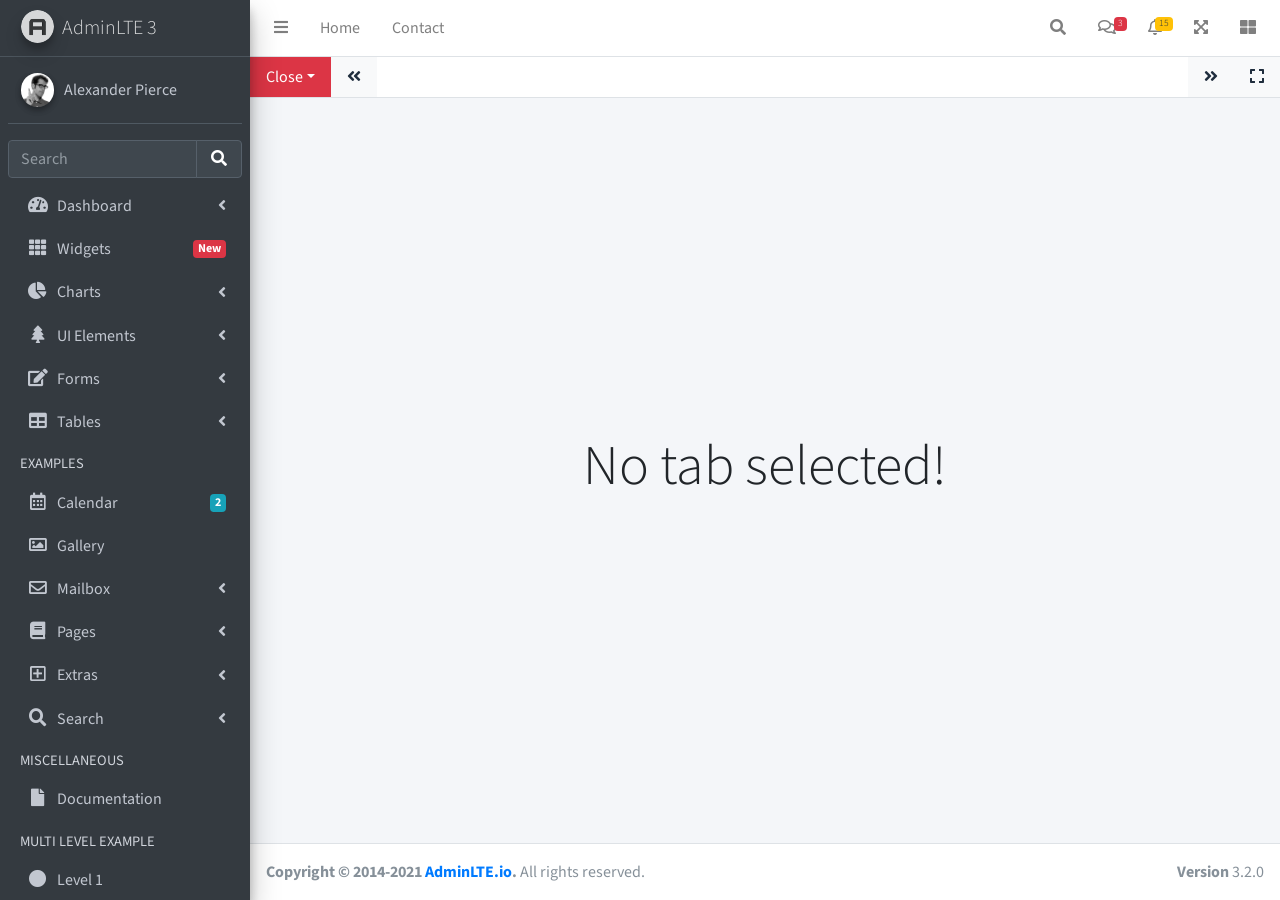
<file: public/template/AdminLTE-3.2.0/iframe.html>
<!DOCTYPE html>
<html lang="en">
<head>
  <meta charset="utf-8">
  <meta name="viewport" content="width=device-width, initial-scale=1">
  <title>AdminLTE 3 | Tabbed IFrames</title>

  <!-- Google Font: Source Sans Pro -->
  <link rel="stylesheet" href="https://fonts.googleapis.com/css?family=Source+Sans+Pro:300,400,400i,700&display=fallback">
  <!-- Font Awesome -->
  <link rel="stylesheet" href="plugins/fontawesome-free/css/all.min.css">
  <!-- Theme style -->
  <link rel="stylesheet" href="dist/css/adminlte.min.css">
  <!-- overlayScrollbars -->
  <link rel="stylesheet" href="plugins/overlayScrollbars/css/OverlayScrollbars.min.css">
</head>
<body class="hold-transition sidebar-mini layout-fixed" data-panel-auto-height-mode="height">
<div class="wrapper">

  <!-- Navbar -->
  <nav class="main-header navbar navbar-expand navbar-white navbar-light">
    <!-- Left navbar links -->
    <ul class="navbar-nav">
      <li class="nav-item">
        <a class="nav-link" data-widget="pushmenu" href="#" role="button"><i class="fas fa-bars"></i></a>
      </li>
      <li class="nav-item d-none d-sm-inline-block">
        <a href="index3.html" class="nav-link">Home</a>
      </li>
      <li class="nav-item d-none d-sm-inline-block">
        <a href="#" class="nav-link">Contact</a>
      </li>
    </ul>

    <!-- Right navbar links -->
    <ul class="navbar-nav ml-auto">
      <!-- Navbar Search -->
      <li class="nav-item">
        <a class="nav-link" data-widget="navbar-search" href="#" role="button">
          <i class="fas fa-search"></i>
        </a>
        <div class="navbar-search-block">
          <form class="form-inline">
            <div class="input-group input-group-sm">
              <input class="form-control form-control-navbar" type="search" placeholder="Search" aria-label="Search">
              <div class="input-group-append">
                <button class="btn btn-navbar" type="submit">
                  <i class="fas fa-search"></i>
                </button>
                <button class="btn btn-navbar" type="button" data-widget="navbar-search">
                  <i class="fas fa-times"></i>
                </button>
              </div>
            </div>
          </form>
        </div>
      </li>

      <!-- Messages Dropdown Menu -->
      <li class="nav-item dropdown">
        <a class="nav-link" data-toggle="dropdown" href="#">
          <i class="far fa-comments"></i>
          <span class="badge badge-danger navbar-badge">3</span>
        </a>
        <div class="dropdown-menu dropdown-menu-lg dropdown-menu-right">
          <a href="#" class="dropdown-item">
            <!-- Message Start -->
            <div class="media">
              <img src="dist/img/user1-128x128.jpg" alt="User Avatar" class="img-size-50 mr-3 img-circle">
              <div class="media-body">
                <h3 class="dropdown-item-title">
                  Brad Diesel
                  <span class="float-right text-sm text-danger"><i class="fas fa-star"></i></span>
                </h3>
                <p class="text-sm">Call me whenever you can...</p>
                <p class="text-sm text-muted"><i class="far fa-clock mr-1"></i> 4 Hours Ago</p>
              </div>
            </div>
            <!-- Message End -->
          </a>
          <div class="dropdown-divider"></div>
          <a href="#" class="dropdown-item">
            <!-- Message Start -->
            <div class="media">
              <img src="dist/img/user8-128x128.jpg" alt="User Avatar" class="img-size-50 img-circle mr-3">
              <div class="media-body">
                <h3 class="dropdown-item-title">
                  John Pierce
                  <span class="float-right text-sm text-muted"><i class="fas fa-star"></i></span>
                </h3>
                <p class="text-sm">I got your message bro</p>
                <p class="text-sm text-muted"><i class="far fa-clock mr-1"></i> 4 Hours Ago</p>
              </div>
            </div>
            <!-- Message End -->
          </a>
          <div class="dropdown-divider"></div>
          <a href="#" class="dropdown-item">
            <!-- Message Start -->
            <div class="media">
              <img src="dist/img/user3-128x128.jpg" alt="User Avatar" class="img-size-50 img-circle mr-3">
              <div class="media-body">
                <h3 class="dropdown-item-title">
                  Nora Silvester
                  <span class="float-right text-sm text-warning"><i class="fas fa-star"></i></span>
                </h3>
                <p class="text-sm">The subject goes here</p>
                <p class="text-sm text-muted"><i class="far fa-clock mr-1"></i> 4 Hours Ago</p>
              </div>
            </div>
            <!-- Message End -->
          </a>
          <div class="dropdown-divider"></div>
          <a href="#" class="dropdown-item dropdown-footer">See All Messages</a>
        </div>
      </li>
      <!-- Notifications Dropdown Menu -->
      <li class="nav-item dropdown">
        <a class="nav-link" data-toggle="dropdown" href="#">
          <i class="far fa-bell"></i>
          <span class="badge badge-warning navbar-badge">15</span>
        </a>
        <div class="dropdown-menu dropdown-menu-lg dropdown-menu-right">
          <span class="dropdown-item dropdown-header">15 Notifications</span>
          <div class="dropdown-divider"></div>
          <a href="#" class="dropdown-item">
            <i class="fas fa-envelope mr-2"></i> 4 new messages
            <span class="float-right text-muted text-sm">3 mins</span>
          </a>
          <div class="dropdown-divider"></div>
          <a href="#" class="dropdown-item">
            <i class="fas fa-users mr-2"></i> 8 friend requests
            <span class="float-right text-muted text-sm">12 hours</span>
          </a>
          <div class="dropdown-divider"></div>
          <a href="#" class="dropdown-item">
            <i class="fas fa-file mr-2"></i> 3 new reports
            <span class="float-right text-muted text-sm">2 days</span>
          </a>
          <div class="dropdown-divider"></div>
          <a href="#" class="dropdown-item dropdown-footer">See All Notifications</a>
        </div>
      </li>
      <li class="nav-item">
        <a class="nav-link" data-widget="fullscreen" href="#" role="button">
          <i class="fas fa-expand-arrows-alt"></i>
        </a>
      </li>
      <li class="nav-item">
        <a class="nav-link" data-widget="control-sidebar" data-slide="true" href="#" role="button">
          <i class="fas fa-th-large"></i>
        </a>
      </li>
    </ul>
  </nav>
  <!-- /.navbar -->

  <!-- Main Sidebar Container -->
  <aside class="main-sidebar sidebar-dark-primary elevation-4">
    <!-- Brand Logo -->
    <a href="index3.html" class="brand-link">
      <img src="dist/img/AdminLTELogo.png" alt="AdminLTE Logo" class="brand-image img-circle elevation-3" style="opacity: .8">
      <span class="brand-text font-weight-light">AdminLTE 3</span>
    </a>

    <!-- Sidebar -->
    <div class="sidebar">
      <!-- Sidebar user panel (optional) -->
      <div class="user-panel mt-3 pb-3 mb-3 d-flex">
        <div class="image">
          <img src="dist/img/user2-160x160.jpg" class="img-circle elevation-2" alt="User Image">
        </div>
        <div class="info">
          <a href="#" class="d-block">Alexander Pierce</a>
        </div>
      </div>

      <!-- SidebarSearch Form -->
      <div class="form-inline">
        <div class="input-group" data-widget="sidebar-search">
          <input class="form-control form-control-sidebar" type="search" placeholder="Search" aria-label="Search">
          <div class="input-group-append">
            <button class="btn btn-sidebar">
              <i class="fas fa-search fa-fw"></i>
            </button>
          </div>
        </div>
      </div>

      <!-- Sidebar Menu -->
      <nav class="mt-2">
        <ul class="nav nav-pills nav-sidebar flex-column" data-widget="treeview" role="menu" data-accordion="false">
          <!-- Add icons to the links using the .nav-icon class
               with font-awesome or any other icon font library -->
          <li class="nav-item">
            <a href="#" class="nav-link">
              <i class="nav-icon fas fa-tachometer-alt"></i>
              <p>
                Dashboard
                <i class="right fas fa-angle-left"></i>
              </p>
            </a>
            <ul class="nav nav-treeview">
              <li class="nav-item">
                <a href="./index.html" class="nav-link">
                  <i class="far fa-circle nav-icon"></i>
                  <p>Dashboard v1</p>
                </a>
              </li>
              <li class="nav-item">
                <a href="./index2.html" class="nav-link">
                  <i class="far fa-circle nav-icon"></i>
                  <p>Dashboard v2</p>
                </a>
              </li>
              <li class="nav-item">
                <a href="./index3.html" class="nav-link">
                  <i class="far fa-circle nav-icon"></i>
                  <p>Dashboard v3</p>
                </a>
              </li>
            </ul>
          </li>
          <li class="nav-item">
            <a href="pages/widgets.html" class="nav-link">
              <i class="nav-icon fas fa-th"></i>
              <p>
                Widgets
                <span class="right badge badge-danger">New</span>
              </p>
            </a>
          </li>
          <li class="nav-item">
            <a href="#" class="nav-link">
              <i class="nav-icon fas fa-chart-pie"></i>
              <p>
                Charts
                <i class="right fas fa-angle-left"></i>
              </p>
            </a>
            <ul class="nav nav-treeview">
              <li class="nav-item">
                <a href="pages/charts/chartjs.html" class="nav-link">
                  <i class="far fa-circle nav-icon"></i>
                  <p>ChartJS</p>
                </a>
              </li>
              <li class="nav-item">
                <a href="pages/charts/flot.html" class="nav-link">
                  <i class="far fa-circle nav-icon"></i>
                  <p>Flot</p>
                </a>
              </li>
              <li class="nav-item">
                <a href="pages/charts/inline.html" class="nav-link">
                  <i class="far fa-circle nav-icon"></i>
                  <p>Inline</p>
                </a>
              </li>
            </ul>
          </li>
          <li class="nav-item">
            <a href="#" class="nav-link">
              <i class="nav-icon fas fa-tree"></i>
              <p>
                UI Elements
                <i class="fas fa-angle-left right"></i>
              </p>
            </a>
            <ul class="nav nav-treeview">
              <li class="nav-item">
                <a href="pages/UI/general.html" class="nav-link">
                  <i class="far fa-circle nav-icon"></i>
                  <p>General</p>
                </a>
              </li>
              <li class="nav-item">
                <a href="pages/UI/icons.html" class="nav-link">
                  <i class="far fa-circle nav-icon"></i>
                  <p>Icons</p>
                </a>
              </li>
              <li class="nav-item">
                <a href="pages/UI/buttons.html" class="nav-link">
                  <i class="far fa-circle nav-icon"></i>
                  <p>Buttons</p>
                </a>
              </li>
              <li class="nav-item">
                <a href="pages/UI/sliders.html" class="nav-link">
                  <i class="far fa-circle nav-icon"></i>
                  <p>Sliders</p>
                </a>
              </li>
              <li class="nav-item">
                <a href="pages/UI/modals.html" class="nav-link">
                  <i class="far fa-circle nav-icon"></i>
                  <p>Modals & Alerts</p>
                </a>
              </li>
              <li class="nav-item">
                <a href="pages/UI/navbar.html" class="nav-link">
                  <i class="far fa-circle nav-icon"></i>
                  <p>Navbar & Tabs</p>
                </a>
              </li>
              <li class="nav-item">
                <a href="pages/UI/timeline.html" class="nav-link">
                  <i class="far fa-circle nav-icon"></i>
                  <p>Timeline</p>
                </a>
              </li>
              <li class="nav-item">
                <a href="pages/UI/ribbons.html" class="nav-link">
                  <i class="far fa-circle nav-icon"></i>
                  <p>Ribbons</p>
                </a>
              </li>
            </ul>
          </li>
          <li class="nav-item">
            <a href="#" class="nav-link">
              <i class="nav-icon fas fa-edit"></i>
              <p>
                Forms
                <i class="fas fa-angle-left right"></i>
              </p>
            </a>
            <ul class="nav nav-treeview">
              <li class="nav-item">
                <a href="pages/forms/general.html" class="nav-link">
                  <i class="far fa-circle nav-icon"></i>
                  <p>General Elements</p>
                </a>
              </li>
              <li class="nav-item">
                <a href="pages/forms/advanced.html" class="nav-link">
                  <i class="far fa-circle nav-icon"></i>
                  <p>Advanced Elements</p>
                </a>
              </li>
              <li class="nav-item">
                <a href="pages/forms/editors.html" class="nav-link">
                  <i class="far fa-circle nav-icon"></i>
                  <p>Editors</p>
                </a>
              </li>
              <li class="nav-item">
                <a href="pages/forms/validation.html" class="nav-link">
                  <i class="far fa-circle nav-icon"></i>
                  <p>Validation</p>
                </a>
              </li>
            </ul>
          </li>
          <li class="nav-item">
            <a href="#" class="nav-link">
              <i class="nav-icon fas fa-table"></i>
              <p>
                Tables
                <i class="fas fa-angle-left right"></i>
              </p>
            </a>
            <ul class="nav nav-treeview">
              <li class="nav-item">
                <a href="pages/tables/simple.html" class="nav-link">
                  <i class="far fa-circle nav-icon"></i>
                  <p>Simple Tables</p>
                </a>
              </li>
              <li class="nav-item">
                <a href="pages/tables/data.html" class="nav-link">
                  <i class="far fa-circle nav-icon"></i>
                  <p>DataTables</p>
                </a>
              </li>
              <li class="nav-item">
                <a href="pages/tables/jsgrid.html" class="nav-link">
                  <i class="far fa-circle nav-icon"></i>
                  <p>jsGrid</p>
                </a>
              </li>
            </ul>
          </li>
          <li class="nav-header">EXAMPLES</li>
          <li class="nav-item">
            <a href="pages/calendar.html" class="nav-link">
              <i class="nav-icon far fa-calendar-alt"></i>
              <p>
                Calendar
                <span class="badge badge-info right">2</span>
              </p>
            </a>
          </li>
          <li class="nav-item">
            <a href="pages/gallery.html" class="nav-link">
              <i class="nav-icon far fa-image"></i>
              <p>
                Gallery
              </p>
            </a>
          </li>
          <li class="nav-item">
            <a href="#" class="nav-link">
              <i class="nav-icon far fa-envelope"></i>
              <p>
                Mailbox
                <i class="fas fa-angle-left right"></i>
              </p>
            </a>
            <ul class="nav nav-treeview">
              <li class="nav-item">
                <a href="pages/mailbox/mailbox.html" class="nav-link">
                  <i class="far fa-circle nav-icon"></i>
                  <p>Inbox</p>
                </a>
              </li>
              <li class="nav-item">
                <a href="pages/mailbox/compose.html" class="nav-link">
                  <i class="far fa-circle nav-icon"></i>
                  <p>Compose</p>
                </a>
              </li>
              <li class="nav-item">
                <a href="pages/mailbox/read-mail.html" class="nav-link">
                  <i class="far fa-circle nav-icon"></i>
                  <p>Read</p>
                </a>
              </li>
            </ul>
          </li>
          <li class="nav-item">
            <a href="#" class="nav-link">
              <i class="nav-icon fas fa-book"></i>
              <p>
                Pages
                <i class="fas fa-angle-left right"></i>
              </p>
            </a>
            <ul class="nav nav-treeview">
              <li class="nav-item">
                <a href="pages/examples/invoice.html" class="nav-link">
                  <i class="far fa-circle nav-icon"></i>
                  <p>Invoice</p>
                </a>
              </li>
              <li class="nav-item">
                <a href="pages/examples/profile.html" class="nav-link">
                  <i class="far fa-circle nav-icon"></i>
                  <p>Profile</p>
                </a>
              </li>
              <li class="nav-item">
                <a href="pages/examples/e-commerce.html" class="nav-link">
                  <i class="far fa-circle nav-icon"></i>
                  <p>E-commerce</p>
                </a>
              </li>
              <li class="nav-item">
                <a href="pages/examples/projects.html" class="nav-link">
                  <i class="far fa-circle nav-icon"></i>
                  <p>Projects</p>
                </a>
              </li>
              <li class="nav-item">
                <a href="pages/examples/project-add.html" class="nav-link">
                  <i class="far fa-circle nav-icon"></i>
                  <p>Project Add</p>
                </a>
              </li>
              <li class="nav-item">
                <a href="pages/examples/project-edit.html" class="nav-link">
                  <i class="far fa-circle nav-icon"></i>
                  <p>Project Edit</p>
                </a>
              </li>
              <li class="nav-item">
                <a href="pages/examples/project-detail.html" class="nav-link">
                  <i class="far fa-circle nav-icon"></i>
                  <p>Project Detail</p>
                </a>
              </li>
              <li class="nav-item">
                <a href="pages/examples/contacts.html" class="nav-link">
                  <i class="far fa-circle nav-icon"></i>
                  <p>Contacts</p>
                </a>
              </li>
              <li class="nav-item">
                <a href="pages/examples/faq.html" class="nav-link">
                  <i class="far fa-circle nav-icon"></i>
                  <p>FAQ</p>
                </a>
              </li>
              <li class="nav-item">
                <a href="pages/examples/contact-us.html" class="nav-link">
                  <i class="far fa-circle nav-icon"></i>
                  <p>Contact us</p>
                </a>
              </li>
            </ul>
          </li>
          <li class="nav-item">
            <a href="#" class="nav-link">
              <i class="nav-icon far fa-plus-square"></i>
              <p>
                Extras
                <i class="fas fa-angle-left right"></i>
              </p>
            </a>
            <ul class="nav nav-treeview">
              <li class="nav-item">
                <a href="#" class="nav-link">
                  <i class="far fa-circle nav-icon"></i>
                  <p>
                    Login & Register v1
                    <i class="fas fa-angle-left right"></i>
                  </p>
                </a>
                <ul class="nav nav-treeview">
                  <li class="nav-item">
                    <a href="pages/examples/login.html" class="nav-link">
                      <i class="far fa-circle nav-icon"></i>
                      <p>Login v1</p>
                    </a>
                  </li>
                  <li class="nav-item">
                    <a href="pages/examples/register.html" class="nav-link">
                      <i class="far fa-circle nav-icon"></i>
                      <p>Register v1</p>
                    </a>
                  </li>
                  <li class="nav-item">
                    <a href="pages/examples/forgot-password.html" class="nav-link">
                      <i class="far fa-circle nav-icon"></i>
                      <p>Forgot Password v1</p>
                    </a>
                  </li>
                  <li class="nav-item">
                    <a href="pages/examples/recover-password.html" class="nav-link">
                      <i class="far fa-circle nav-icon"></i>
                      <p>Recover Password v1</p>
                    </a>
                  </li>
                </ul>
              </li>
              <li class="nav-item">
                <a href="#" class="nav-link">
                  <i class="far fa-circle nav-icon"></i>
                  <p>
                    Login & Register v2
                    <i class="fas fa-angle-left right"></i>
                  </p>
                </a>
                <ul class="nav nav-treeview">
                  <li class="nav-item">
                    <a href="pages/examples/login-v2.html" class="nav-link">
                      <i class="far fa-circle nav-icon"></i>
                      <p>Login v2</p>
                    </a>
                  </li>
                  <li class="nav-item">
                    <a href="pages/examples/register-v2.html" class="nav-link">
                      <i class="far fa-circle nav-icon"></i>
                      <p>Register v2</p>
                    </a>
                  </li>
                  <li class="nav-item">
                    <a href="pages/examples/forgot-password-v2.html" class="nav-link">
                      <i class="far fa-circle nav-icon"></i>
                      <p>Forgot Password v2</p>
                    </a>
                  </li>
                  <li class="nav-item">
                    <a href="pages/examples/recover-password-v2.html" class="nav-link">
                      <i class="far fa-circle nav-icon"></i>
                      <p>Recover Password v2</p>
                    </a>
                  </li>
                </ul>
              </li>
              <li class="nav-item">
                <a href="pages/examples/lockscreen.html" class="nav-link">
                  <i class="far fa-circle nav-icon"></i>
                  <p>Lockscreen</p>
                </a>
              </li>
              <li class="nav-item">
                <a href="pages/examples/legacy-user-menu.html" class="nav-link">
                  <i class="far fa-circle nav-icon"></i>
                  <p>Legacy User Menu</p>
                </a>
              </li>
              <li class="nav-item">
                <a href="pages/examples/language-menu.html" class="nav-link">
                  <i class="far fa-circle nav-icon"></i>
                  <p>Language Menu</p>
                </a>
              </li>
              <li class="nav-item">
                <a href="pages/examples/404.html" class="nav-link">
                  <i class="far fa-circle nav-icon"></i>
                  <p>Error 404</p>
                </a>
              </li>
              <li class="nav-item">
                <a href="pages/examples/500.html" class="nav-link">
                  <i class="far fa-circle nav-icon"></i>
                  <p>Error 500</p>
                </a>
              </li>
              <li class="nav-item">
                <a href="pages/examples/pace.html" class="nav-link">
                  <i class="far fa-circle nav-icon"></i>
                  <p>Pace</p>
                </a>
              </li>
              <li class="nav-item">
                <a href="pages/examples/blank.html" class="nav-link">
                  <i class="far fa-circle nav-icon"></i>
                  <p>Blank Page</p>
                </a>
              </li>
              <li class="nav-item">
                <a href="starter.html" class="nav-link">
                  <i class="far fa-circle nav-icon"></i>
                  <p>Starter Page</p>
                </a>
              </li>
            </ul>
          </li>
          <li class="nav-item">
            <a href="#" class="nav-link">
              <i class="nav-icon fas fa-search"></i>
              <p>
                Search
                <i class="fas fa-angle-left right"></i>
              </p>
            </a>
            <ul class="nav nav-treeview">
              <li class="nav-item">
                <a href="pages/search/simple.html" class="nav-link">
                  <i class="far fa-circle nav-icon"></i>
                  <p>Simple Search</p>
                </a>
              </li>
              <li class="nav-item">
                <a href="pages/search/enhanced.html" class="nav-link">
                  <i class="far fa-circle nav-icon"></i>
                  <p>Enhanced</p>
                </a>
              </li>
            </ul>
          </li>
          <li class="nav-header">MISCELLANEOUS</li>
          <li class="nav-item">
            <a href="https://adminlte.io/docs/3.1/" class="nav-link">
              <i class="nav-icon fas fa-file"></i>
              <p>Documentation</p>
            </a>
          </li>
          <li class="nav-header">MULTI LEVEL EXAMPLE</li>
          <li class="nav-item">
            <a href="#" class="nav-link">
              <i class="fas fa-circle nav-icon"></i>
              <p>Level 1</p>
            </a>
          </li>
          <li class="nav-item">
            <a href="#" class="nav-link">
              <i class="nav-icon fas fa-circle"></i>
              <p>
                Level 1
                <i class="right fas fa-angle-left"></i>
              </p>
            </a>
            <ul class="nav nav-treeview">
              <li class="nav-item">
                <a href="#" class="nav-link">
                  <i class="far fa-circle nav-icon"></i>
                  <p>Level 2</p>
                </a>
              </li>
              <li class="nav-item">
                <a href="#" class="nav-link">
                  <i class="far fa-circle nav-icon"></i>
                  <p>
                    Level 2
                    <i class="right fas fa-angle-left"></i>
                  </p>
                </a>
                <ul class="nav nav-treeview">
                  <li class="nav-item">
                    <a href="#" class="nav-link">
                      <i class="far fa-dot-circle nav-icon"></i>
                      <p>Level 3</p>
                    </a>
                  </li>
                  <li class="nav-item">
                    <a href="#" class="nav-link">
                      <i class="far fa-dot-circle nav-icon"></i>
                      <p>Level 3</p>
                    </a>
                  </li>
                  <li class="nav-item">
                    <a href="#" class="nav-link">
                      <i class="far fa-dot-circle nav-icon"></i>
                      <p>Level 3</p>
                    </a>
                  </li>
                </ul>
              </li>
              <li class="nav-item">
                <a href="#" class="nav-link">
                  <i class="far fa-circle nav-icon"></i>
                  <p>Level 2</p>
                </a>
              </li>
            </ul>
          </li>
          <li class="nav-item">
            <a href="#" class="nav-link">
              <i class="fas fa-circle nav-icon"></i>
              <p>Level 1</p>
            </a>
          </li>
          <li class="nav-header">LABELS</li>
          <li class="nav-item">
            <a href="#" class="nav-link">
              <i class="nav-icon far fa-circle text-danger"></i>
              <p class="text">Important</p>
            </a>
          </li>
          <li class="nav-item">
            <a href="#" class="nav-link">
              <i class="nav-icon far fa-circle text-warning"></i>
              <p>Warning</p>
            </a>
          </li>
          <li class="nav-item">
            <a href="#" class="nav-link">
              <i class="nav-icon far fa-circle text-info"></i>
              <p>Informational</p>
            </a>
          </li>
        </ul>
      </nav>
      <!-- /.sidebar-menu -->
    </div>
    <!-- /.sidebar -->
  </aside>

  <!-- Content Wrapper. Contains page content -->
  <div class="content-wrapper iframe-mode" data-widget="iframe" data-loading-screen="750">
    <div class="nav navbar navbar-expand navbar-white navbar-light border-bottom p-0">
      <div class="nav-item dropdown">
        <a class="nav-link bg-danger dropdown-toggle" data-toggle="dropdown" href="#" role="button" aria-haspopup="true" aria-expanded="false">Close</a>
        <div class="dropdown-menu mt-0">
          <a class="dropdown-item" href="#" data-widget="iframe-close" data-type="all">Close All</a>
          <a class="dropdown-item" href="#" data-widget="iframe-close" data-type="all-other">Close All Other</a>
        </div>
      </div>
      <a class="nav-link bg-light" href="#" data-widget="iframe-scrollleft"><i class="fas fa-angle-double-left"></i></a>
      <ul class="navbar-nav overflow-hidden" role="tablist"></ul>
      <a class="nav-link bg-light" href="#" data-widget="iframe-scrollright"><i class="fas fa-angle-double-right"></i></a>
      <a class="nav-link bg-light" href="#" data-widget="iframe-fullscreen"><i class="fas fa-expand"></i></a>
    </div>
    <div class="tab-content">
      <div class="tab-empty">
        <h2 class="display-4">No tab selected!</h2>
      </div>
      <div class="tab-loading">
        <div>
          <h2 class="display-4">Tab is loading <i class="fa fa-sync fa-spin"></i></h2>
        </div>
      </div>
    </div>
  </div>
  <!-- /.content-wrapper -->
  <footer class="main-footer">
    <strong>Copyright &copy; 2014-2021 <a href="https://adminlte.io">AdminLTE.io</a>.</strong>
    All rights reserved.
    <div class="float-right d-none d-sm-inline-block">
      <b>Version</b> 3.2.0
    </div>
  </footer>

  <!-- Control Sidebar -->
  <aside class="control-sidebar control-sidebar-dark">
    <!-- Control sidebar content goes here -->
  </aside>
  <!-- /.control-sidebar -->
</div>
<!-- ./wrapper -->

<!-- jQuery -->
<script src="plugins/jquery/jquery.min.js"></script>
<!-- jQuery UI 1.11.4 -->
<script src="plugins/jquery-ui/jquery-ui.min.js"></script>
<!-- Resolve conflict in jQuery UI tooltip with Bootstrap tooltip -->
<script>
  $.widget.bridge('uibutton', $.ui.button)
</script>
<!-- Bootstrap 4 -->
<script src="plugins/bootstrap/js/bootstrap.bundle.min.js"></script>
<!-- overlayScrollbars -->
<script src="plugins/overlayScrollbars/js/jquery.overlayScrollbars.min.js"></script>
<!-- AdminLTE App -->
<script src="dist/js/adminlte.js"></script>
<!-- AdminLTE for demo purposes -->
<script src="dist/js/demo.js"></script>
</body>
</html>
</file>
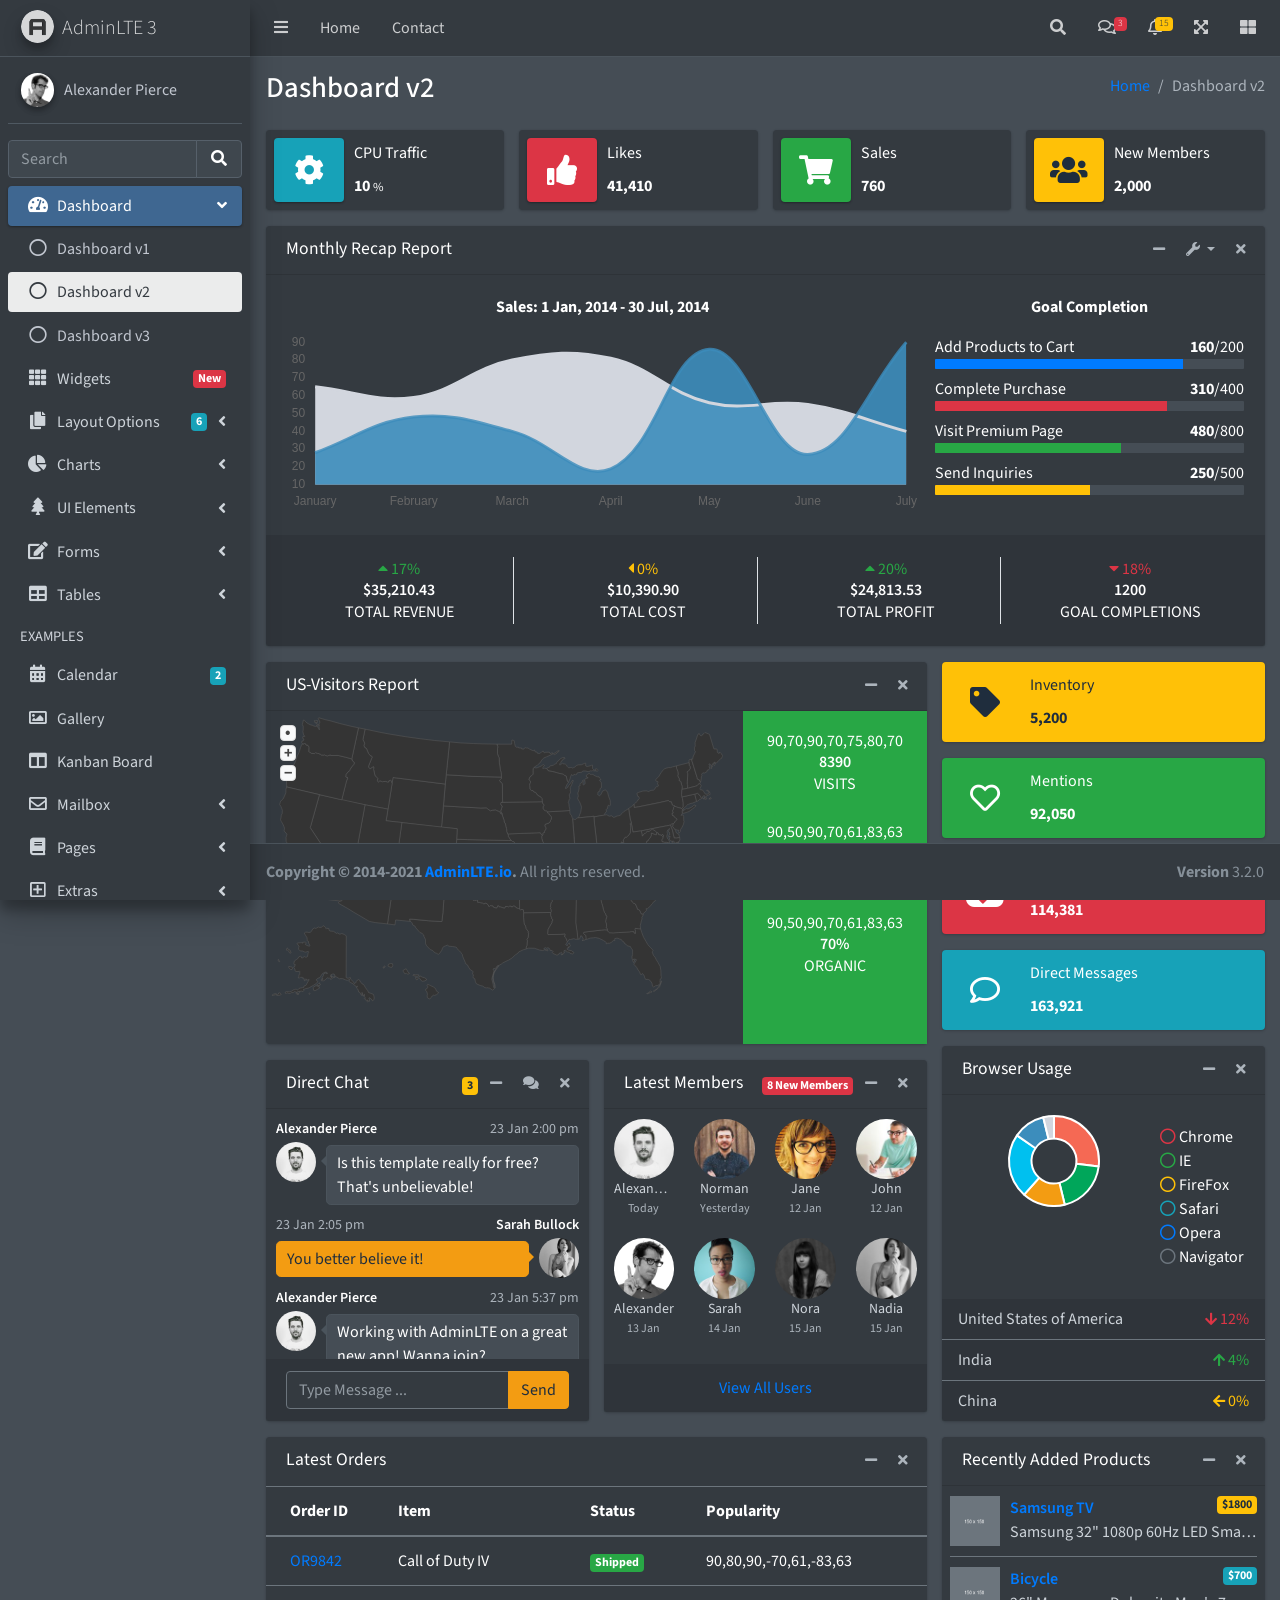
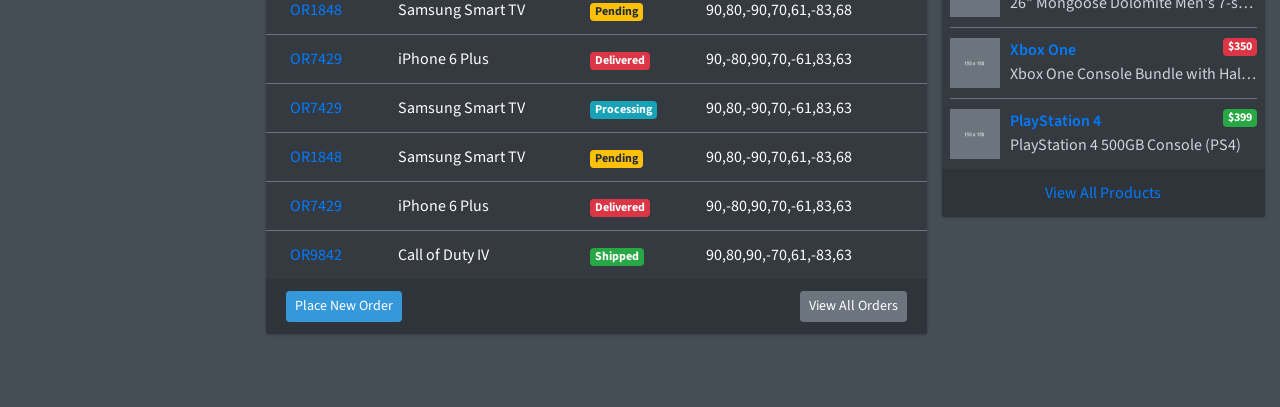
<file: public/template/AdminLTE-3.2.0/index2.html>
<!DOCTYPE html>
<html lang="en">
<head>
  <meta charset="utf-8">
  <meta name="viewport" content="width=device-width, initial-scale=1">
  <title>AdminLTE 3 | Dashboard 2</title>

  <!-- Google Font: Source Sans Pro -->
  <link rel="stylesheet" href="https://fonts.googleapis.com/css?family=Source+Sans+Pro:300,400,400i,700&display=fallback">
  <!-- Font Awesome Icons -->
  <link rel="stylesheet" href="plugins/fontawesome-free/css/all.min.css">
  <!-- overlayScrollbars -->
  <link rel="stylesheet" href="plugins/overlayScrollbars/css/OverlayScrollbars.min.css">
  <!-- Theme style -->
  <link rel="stylesheet" href="dist/css/adminlte.min.css">
</head>
<body class="hold-transition dark-mode sidebar-mini layout-fixed layout-navbar-fixed layout-footer-fixed">
<div class="wrapper">

  <!-- Preloader -->
  <div class="preloader flex-column justify-content-center align-items-center">
    <img class="animation__wobble" src="dist/img/AdminLTELogo.png" alt="AdminLTELogo" height="60" width="60">
  </div>

  <!-- Navbar -->
  <nav class="main-header navbar navbar-expand navbar-dark">
    <!-- Left navbar links -->
    <ul class="navbar-nav">
      <li class="nav-item">
        <a class="nav-link" data-widget="pushmenu" href="#" role="button"><i class="fas fa-bars"></i></a>
      </li>
      <li class="nav-item d-none d-sm-inline-block">
        <a href="index3.html" class="nav-link">Home</a>
      </li>
      <li class="nav-item d-none d-sm-inline-block">
        <a href="#" class="nav-link">Contact</a>
      </li>
    </ul>

    <!-- Right navbar links -->
    <ul class="navbar-nav ml-auto">
      <!-- Navbar Search -->
      <li class="nav-item">
        <a class="nav-link" data-widget="navbar-search" href="#" role="button">
          <i class="fas fa-search"></i>
        </a>
        <div class="navbar-search-block">
          <form class="form-inline">
            <div class="input-group input-group-sm">
              <input class="form-control form-control-navbar" type="search" placeholder="Search" aria-label="Search">
              <div class="input-group-append">
                <button class="btn btn-navbar" type="submit">
                  <i class="fas fa-search"></i>
                </button>
                <button class="btn btn-navbar" type="button" data-widget="navbar-search">
                  <i class="fas fa-times"></i>
                </button>
              </div>
            </div>
          </form>
        </div>
      </li>

      <!-- Messages Dropdown Menu -->
      <li class="nav-item dropdown">
        <a class="nav-link" data-toggle="dropdown" href="#">
          <i class="far fa-comments"></i>
          <span class="badge badge-danger navbar-badge">3</span>
        </a>
        <div class="dropdown-menu dropdown-menu-lg dropdown-menu-right">
          <a href="#" class="dropdown-item">
            <!-- Message Start -->
            <div class="media">
              <img src="dist/img/user1-128x128.jpg" alt="User Avatar" class="img-size-50 mr-3 img-circle">
              <div class="media-body">
                <h3 class="dropdown-item-title">
                  Brad Diesel
                  <span class="float-right text-sm text-danger"><i class="fas fa-star"></i></span>
                </h3>
                <p class="text-sm">Call me whenever you can...</p>
                <p class="text-sm text-muted"><i class="far fa-clock mr-1"></i> 4 Hours Ago</p>
              </div>
            </div>
            <!-- Message End -->
          </a>
          <div class="dropdown-divider"></div>
          <a href="#" class="dropdown-item">
            <!-- Message Start -->
            <div class="media">
              <img src="dist/img/user8-128x128.jpg" alt="User Avatar" class="img-size-50 img-circle mr-3">
              <div class="media-body">
                <h3 class="dropdown-item-title">
                  John Pierce
                  <span class="float-right text-sm text-muted"><i class="fas fa-star"></i></span>
                </h3>
                <p class="text-sm">I got your message bro</p>
                <p class="text-sm text-muted"><i class="far fa-clock mr-1"></i> 4 Hours Ago</p>
              </div>
            </div>
            <!-- Message End -->
          </a>
          <div class="dropdown-divider"></div>
          <a href="#" class="dropdown-item">
            <!-- Message Start -->
            <div class="media">
              <img src="dist/img/user3-128x128.jpg" alt="User Avatar" class="img-size-50 img-circle mr-3">
              <div class="media-body">
                <h3 class="dropdown-item-title">
                  Nora Silvester
                  <span class="float-right text-sm text-warning"><i class="fas fa-star"></i></span>
                </h3>
                <p class="text-sm">The subject goes here</p>
                <p class="text-sm text-muted"><i class="far fa-clock mr-1"></i> 4 Hours Ago</p>
              </div>
            </div>
            <!-- Message End -->
          </a>
          <div class="dropdown-divider"></div>
          <a href="#" class="dropdown-item dropdown-footer">See All Messages</a>
        </div>
      </li>
      <!-- Notifications Dropdown Menu -->
      <li class="nav-item dropdown">
        <a class="nav-link" data-toggle="dropdown" href="#">
          <i class="far fa-bell"></i>
          <span class="badge badge-warning navbar-badge">15</span>
        </a>
        <div class="dropdown-menu dropdown-menu-lg dropdown-menu-right">
          <span class="dropdown-item dropdown-header">15 Notifications</span>
          <div class="dropdown-divider"></div>
          <a href="#" class="dropdown-item">
            <i class="fas fa-envelope mr-2"></i> 4 new messages
            <span class="float-right text-muted text-sm">3 mins</span>
          </a>
          <div class="dropdown-divider"></div>
          <a href="#" class="dropdown-item">
            <i class="fas fa-users mr-2"></i> 8 friend requests
            <span class="float-right text-muted text-sm">12 hours</span>
          </a>
          <div class="dropdown-divider"></div>
          <a href="#" class="dropdown-item">
            <i class="fas fa-file mr-2"></i> 3 new reports
            <span class="float-right text-muted text-sm">2 days</span>
          </a>
          <div class="dropdown-divider"></div>
          <a href="#" class="dropdown-item dropdown-footer">See All Notifications</a>
        </div>
      </li>
      <li class="nav-item">
        <a class="nav-link" data-widget="fullscreen" href="#" role="button">
          <i class="fas fa-expand-arrows-alt"></i>
        </a>
      </li>
      <li class="nav-item">
        <a class="nav-link" data-widget="control-sidebar" data-slide="true" href="#" role="button">
          <i class="fas fa-th-large"></i>
        </a>
      </li>
    </ul>
  </nav>
  <!-- /.navbar -->

  <!-- Main Sidebar Container -->
  <aside class="main-sidebar sidebar-dark-primary elevation-4">
    <!-- Brand Logo -->
    <a href="index3.html" class="brand-link">
      <img src="dist/img/AdminLTELogo.png" alt="AdminLTE Logo" class="brand-image img-circle elevation-3" style="opacity: .8">
      <span class="brand-text font-weight-light">AdminLTE 3</span>
    </a>

    <!-- Sidebar -->
    <div class="sidebar">
      <!-- Sidebar user panel (optional) -->
      <div class="user-panel mt-3 pb-3 mb-3 d-flex">
        <div class="image">
          <img src="dist/img/user2-160x160.jpg" class="img-circle elevation-2" alt="User Image">
        </div>
        <div class="info">
          <a href="#" class="d-block">Alexander Pierce</a>
        </div>
      </div>

      <!-- SidebarSearch Form -->
      <div class="form-inline">
        <div class="input-group" data-widget="sidebar-search">
          <input class="form-control form-control-sidebar" type="search" placeholder="Search" aria-label="Search">
          <div class="input-group-append">
            <button class="btn btn-sidebar">
              <i class="fas fa-search fa-fw"></i>
            </button>
          </div>
        </div>
      </div>

      <!-- Sidebar Menu -->
      <nav class="mt-2">
        <ul class="nav nav-pills nav-sidebar flex-column" data-widget="treeview" role="menu" data-accordion="false">
          <!-- Add icons to the links using the .nav-icon class
               with font-awesome or any other icon font library -->
          <li class="nav-item menu-open">
            <a href="#" class="nav-link active">
              <i class="nav-icon fas fa-tachometer-alt"></i>
              <p>
                Dashboard
                <i class="right fas fa-angle-left"></i>
              </p>
            </a>
            <ul class="nav nav-treeview">
              <li class="nav-item">
                <a href="./index.html" class="nav-link">
                  <i class="far fa-circle nav-icon"></i>
                  <p>Dashboard v1</p>
                </a>
              </li>
              <li class="nav-item">
                <a href="./index2.html" class="nav-link active">
                  <i class="far fa-circle nav-icon"></i>
                  <p>Dashboard v2</p>
                </a>
              </li>
              <li class="nav-item">
                <a href="./index3.html" class="nav-link">
                  <i class="far fa-circle nav-icon"></i>
                  <p>Dashboard v3</p>
                </a>
              </li>
            </ul>
          </li>
          <li class="nav-item">
            <a href="pages/widgets.html" class="nav-link">
              <i class="nav-icon fas fa-th"></i>
              <p>
                Widgets
                <span class="right badge badge-danger">New</span>
              </p>
            </a>
          </li>
          <li class="nav-item">
            <a href="#" class="nav-link">
              <i class="nav-icon fas fa-copy"></i>
              <p>
                Layout Options
                <i class="fas fa-angle-left right"></i>
                <span class="badge badge-info right">6</span>
              </p>
            </a>
            <ul class="nav nav-treeview">
              <li class="nav-item">
                <a href="pages/layout/top-nav.html" class="nav-link">
                  <i class="far fa-circle nav-icon"></i>
                  <p>Top Navigation</p>
                </a>
              </li>
              <li class="nav-item">
                <a href="pages/layout/top-nav-sidebar.html" class="nav-link">
                  <i class="far fa-circle nav-icon"></i>
                  <p>Top Navigation + Sidebar</p>
                </a>
              </li>
              <li class="nav-item">
                <a href="pages/layout/boxed.html" class="nav-link">
                  <i class="far fa-circle nav-icon"></i>
                  <p>Boxed</p>
                </a>
              </li>
              <li class="nav-item">
                <a href="pages/layout/fixed-sidebar.html" class="nav-link">
                  <i class="far fa-circle nav-icon"></i>
                  <p>Fixed Sidebar</p>
                </a>
              </li>
              <li class="nav-item">
                <a href="pages/layout/fixed-sidebar-custom.html" class="nav-link">
                  <i class="far fa-circle nav-icon"></i>
                  <p>Fixed Sidebar <small>+ Custom Area</small></p>
                </a>
              </li>
              <li class="nav-item">
                <a href="pages/layout/fixed-topnav.html" class="nav-link">
                  <i class="far fa-circle nav-icon"></i>
                  <p>Fixed Navbar</p>
                </a>
              </li>
              <li class="nav-item">
                <a href="pages/layout/fixed-footer.html" class="nav-link">
                  <i class="far fa-circle nav-icon"></i>
                  <p>Fixed Footer</p>
                </a>
              </li>
              <li class="nav-item">
                <a href="pages/layout/collapsed-sidebar.html" class="nav-link">
                  <i class="far fa-circle nav-icon"></i>
                  <p>Collapsed Sidebar</p>
                </a>
              </li>
            </ul>
          </li>
          <li class="nav-item">
            <a href="#" class="nav-link">
              <i class="nav-icon fas fa-chart-pie"></i>
              <p>
                Charts
                <i class="right fas fa-angle-left"></i>
              </p>
            </a>
            <ul class="nav nav-treeview">
              <li class="nav-item">
                <a href="pages/charts/chartjs.html" class="nav-link">
                  <i class="far fa-circle nav-icon"></i>
                  <p>ChartJS</p>
                </a>
              </li>
              <li class="nav-item">
                <a href="pages/charts/flot.html" class="nav-link">
                  <i class="far fa-circle nav-icon"></i>
                  <p>Flot</p>
                </a>
              </li>
              <li class="nav-item">
                <a href="pages/charts/inline.html" class="nav-link">
                  <i class="far fa-circle nav-icon"></i>
                  <p>Inline</p>
                </a>
              </li>
              <li class="nav-item">
                <a href="pages/charts/uplot.html" class="nav-link">
                  <i class="far fa-circle nav-icon"></i>
                  <p>uPlot</p>
                </a>
              </li>
            </ul>
          </li>
          <li class="nav-item">
            <a href="#" class="nav-link">
              <i class="nav-icon fas fa-tree"></i>
              <p>
                UI Elements
                <i class="fas fa-angle-left right"></i>
              </p>
            </a>
            <ul class="nav nav-treeview">
              <li class="nav-item">
                <a href="pages/UI/general.html" class="nav-link">
                  <i class="far fa-circle nav-icon"></i>
                  <p>General</p>
                </a>
              </li>
              <li class="nav-item">
                <a href="pages/UI/icons.html" class="nav-link">
                  <i class="far fa-circle nav-icon"></i>
                  <p>Icons</p>
                </a>
              </li>
              <li class="nav-item">
                <a href="pages/UI/buttons.html" class="nav-link">
                  <i class="far fa-circle nav-icon"></i>
                  <p>Buttons</p>
                </a>
              </li>
              <li class="nav-item">
                <a href="pages/UI/sliders.html" class="nav-link">
                  <i class="far fa-circle nav-icon"></i>
                  <p>Sliders</p>
                </a>
              </li>
              <li class="nav-item">
                <a href="pages/UI/modals.html" class="nav-link">
                  <i class="far fa-circle nav-icon"></i>
                  <p>Modals & Alerts</p>
                </a>
              </li>
              <li class="nav-item">
                <a href="pages/UI/navbar.html" class="nav-link">
                  <i class="far fa-circle nav-icon"></i>
                  <p>Navbar & Tabs</p>
                </a>
              </li>
              <li class="nav-item">
                <a href="pages/UI/timeline.html" class="nav-link">
                  <i class="far fa-circle nav-icon"></i>
                  <p>Timeline</p>
                </a>
              </li>
              <li class="nav-item">
                <a href="pages/UI/ribbons.html" class="nav-link">
                  <i class="far fa-circle nav-icon"></i>
                  <p>Ribbons</p>
                </a>
              </li>
            </ul>
          </li>
          <li class="nav-item">
            <a href="#" class="nav-link">
              <i class="nav-icon fas fa-edit"></i>
              <p>
                Forms
                <i class="fas fa-angle-left right"></i>
              </p>
            </a>
            <ul class="nav nav-treeview">
              <li class="nav-item">
                <a href="pages/forms/general.html" class="nav-link">
                  <i class="far fa-circle nav-icon"></i>
                  <p>General Elements</p>
                </a>
              </li>
              <li class="nav-item">
                <a href="pages/forms/advanced.html" class="nav-link">
                  <i class="far fa-circle nav-icon"></i>
                  <p>Advanced Elements</p>
                </a>
              </li>
              <li class="nav-item">
                <a href="pages/forms/editors.html" class="nav-link">
                  <i class="far fa-circle nav-icon"></i>
                  <p>Editors</p>
                </a>
              </li>
              <li class="nav-item">
                <a href="pages/forms/validation.html" class="nav-link">
                  <i class="far fa-circle nav-icon"></i>
                  <p>Validation</p>
                </a>
              </li>
            </ul>
          </li>
          <li class="nav-item">
            <a href="#" class="nav-link">
              <i class="nav-icon fas fa-table"></i>
              <p>
                Tables
                <i class="fas fa-angle-left right"></i>
              </p>
            </a>
            <ul class="nav nav-treeview">
              <li class="nav-item">
                <a href="pages/tables/simple.html" class="nav-link">
                  <i class="far fa-circle nav-icon"></i>
                  <p>Simple Tables</p>
                </a>
              </li>
              <li class="nav-item">
                <a href="pages/tables/data.html" class="nav-link">
                  <i class="far fa-circle nav-icon"></i>
                  <p>DataTables</p>
                </a>
              </li>
              <li class="nav-item">
                <a href="pages/tables/jsgrid.html" class="nav-link">
                  <i class="far fa-circle nav-icon"></i>
                  <p>jsGrid</p>
                </a>
              </li>
            </ul>
          </li>
          <li class="nav-header">EXAMPLES</li>
          <li class="nav-item">
            <a href="pages/calendar.html" class="nav-link">
              <i class="nav-icon fas fa-calendar-alt"></i>
              <p>
                Calendar
                <span class="badge badge-info right">2</span>
              </p>
            </a>
          </li>
          <li class="nav-item">
            <a href="pages/gallery.html" class="nav-link">
              <i class="nav-icon far fa-image"></i>
              <p>
                Gallery
              </p>
            </a>
          </li>
          <li class="nav-item">
            <a href="pages/kanban.html" class="nav-link">
              <i class="nav-icon fas fa-columns"></i>
              <p>
                Kanban Board
              </p>
            </a>
          </li>
          <li class="nav-item">
            <a href="#" class="nav-link">
              <i class="nav-icon far fa-envelope"></i>
              <p>
                Mailbox
                <i class="fas fa-angle-left right"></i>
              </p>
            </a>
            <ul class="nav nav-treeview">
              <li class="nav-item">
                <a href="pages/mailbox/mailbox.html" class="nav-link">
                  <i class="far fa-circle nav-icon"></i>
                  <p>Inbox</p>
                </a>
              </li>
              <li class="nav-item">
                <a href="pages/mailbox/compose.html" class="nav-link">
                  <i class="far fa-circle nav-icon"></i>
                  <p>Compose</p>
                </a>
              </li>
              <li class="nav-item">
                <a href="pages/mailbox/read-mail.html" class="nav-link">
                  <i class="far fa-circle nav-icon"></i>
                  <p>Read</p>
                </a>
              </li>
            </ul>
          </li>
          <li class="nav-item">
            <a href="#" class="nav-link">
              <i class="nav-icon fas fa-book"></i>
              <p>
                Pages
                <i class="fas fa-angle-left right"></i>
              </p>
            </a>
            <ul class="nav nav-treeview">
              <li class="nav-item">
                <a href="pages/examples/invoice.html" class="nav-link">
                  <i class="far fa-circle nav-icon"></i>
                  <p>Invoice</p>
                </a>
              </li>
              <li class="nav-item">
                <a href="pages/examples/profile.html" class="nav-link">
                  <i class="far fa-circle nav-icon"></i>
                  <p>Profile</p>
                </a>
              </li>
              <li class="nav-item">
                <a href="pages/examples/e-commerce.html" class="nav-link">
                  <i class="far fa-circle nav-icon"></i>
                  <p>E-commerce</p>
                </a>
              </li>
              <li class="nav-item">
                <a href="pages/examples/projects.html" class="nav-link">
                  <i class="far fa-circle nav-icon"></i>
                  <p>Projects</p>
                </a>
              </li>
              <li class="nav-item">
                <a href="pages/examples/project-add.html" class="nav-link">
                  <i class="far fa-circle nav-icon"></i>
                  <p>Project Add</p>
                </a>
              </li>
              <li class="nav-item">
                <a href="pages/examples/project-edit.html" class="nav-link">
                  <i class="far fa-circle nav-icon"></i>
                  <p>Project Edit</p>
                </a>
              </li>
              <li class="nav-item">
                <a href="pages/examples/project-detail.html" class="nav-link">
                  <i class="far fa-circle nav-icon"></i>
                  <p>Project Detail</p>
                </a>
              </li>
              <li class="nav-item">
                <a href="pages/examples/contacts.html" class="nav-link">
                  <i class="far fa-circle nav-icon"></i>
                  <p>Contacts</p>
                </a>
              </li>
              <li class="nav-item">
                <a href="pages/examples/faq.html" class="nav-link">
                  <i class="far fa-circle nav-icon"></i>
                  <p>FAQ</p>
                </a>
              </li>
              <li class="nav-item">
                <a href="pages/examples/contact-us.html" class="nav-link">
                  <i class="far fa-circle nav-icon"></i>
                  <p>Contact us</p>
                </a>
              </li>
            </ul>
          </li>
          <li class="nav-item">
            <a href="#" class="nav-link">
              <i class="nav-icon far fa-plus-square"></i>
              <p>
                Extras
                <i class="fas fa-angle-left right"></i>
              </p>
            </a>
            <ul class="nav nav-treeview">
              <li class="nav-item">
                <a href="#" class="nav-link">
                  <i class="far fa-circle nav-icon"></i>
                  <p>
                    Login & Register v1
                    <i class="fas fa-angle-left right"></i>
                  </p>
                </a>
                <ul class="nav nav-treeview">
                  <li class="nav-item">
                    <a href="pages/examples/login.html" class="nav-link">
                      <i class="far fa-circle nav-icon"></i>
                      <p>Login v1</p>
                    </a>
                  </li>
                  <li class="nav-item">
                    <a href="pages/examples/register.html" class="nav-link">
                      <i class="far fa-circle nav-icon"></i>
                      <p>Register v1</p>
                    </a>
                  </li>
                  <li class="nav-item">
                    <a href="pages/examples/forgot-password.html" class="nav-link">
                      <i class="far fa-circle nav-icon"></i>
                      <p>Forgot Password v1</p>
                    </a>
                  </li>
                  <li class="nav-item">
                    <a href="pages/examples/recover-password.html" class="nav-link">
                      <i class="far fa-circle nav-icon"></i>
                      <p>Recover Password v1</p>
                    </a>
                  </li>
                </ul>
              </li>
              <li class="nav-item">
                <a href="#" class="nav-link">
                  <i class="far fa-circle nav-icon"></i>
                  <p>
                    Login & Register v2
                    <i class="fas fa-angle-left right"></i>
                  </p>
                </a>
                <ul class="nav nav-treeview">
                  <li class="nav-item">
                    <a href="pages/examples/login-v2.html" class="nav-link">
                      <i class="far fa-circle nav-icon"></i>
                      <p>Login v2</p>
                    </a>
                  </li>
                  <li class="nav-item">
                    <a href="pages/examples/register-v2.html" class="nav-link">
                      <i class="far fa-circle nav-icon"></i>
                      <p>Register v2</p>
                    </a>
                  </li>
                  <li class="nav-item">
                    <a href="pages/examples/forgot-password-v2.html" class="nav-link">
                      <i class="far fa-circle nav-icon"></i>
                      <p>Forgot Password v2</p>
                    </a>
                  </li>
                  <li class="nav-item">
                    <a href="pages/examples/recover-password-v2.html" class="nav-link">
                      <i class="far fa-circle nav-icon"></i>
                      <p>Recover Password v2</p>
                    </a>
                  </li>
                </ul>
              </li>
              <li class="nav-item">
                <a href="pages/examples/lockscreen.html" class="nav-link">
                  <i class="far fa-circle nav-icon"></i>
                  <p>Lockscreen</p>
                </a>
              </li>
              <li class="nav-item">
                <a href="pages/examples/legacy-user-menu.html" class="nav-link">
                  <i class="far fa-circle nav-icon"></i>
                  <p>Legacy User Menu</p>
                </a>
              </li>
              <li class="nav-item">
                <a href="pages/examples/language-menu.html" class="nav-link">
                  <i class="far fa-circle nav-icon"></i>
                  <p>Language Menu</p>
                </a>
              </li>
              <li class="nav-item">
                <a href="pages/examples/404.html" class="nav-link">
                  <i class="far fa-circle nav-icon"></i>
                  <p>Error 404</p>
                </a>
              </li>
              <li class="nav-item">
                <a href="pages/examples/500.html" class="nav-link">
                  <i class="far fa-circle nav-icon"></i>
                  <p>Error 500</p>
                </a>
              </li>
              <li class="nav-item">
                <a href="pages/examples/pace.html" class="nav-link">
                  <i class="far fa-circle nav-icon"></i>
                  <p>Pace</p>
                </a>
              </li>
              <li class="nav-item">
                <a href="pages/examples/blank.html" class="nav-link">
                  <i class="far fa-circle nav-icon"></i>
                  <p>Blank Page</p>
                </a>
              </li>
              <li class="nav-item">
                <a href="starter.html" class="nav-link">
                  <i class="far fa-circle nav-icon"></i>
                  <p>Starter Page</p>
                </a>
              </li>
            </ul>
          </li>
          <li class="nav-item">
            <a href="#" class="nav-link">
              <i class="nav-icon fas fa-search"></i>
              <p>
                Search
                <i class="fas fa-angle-left right"></i>
              </p>
            </a>
            <ul class="nav nav-treeview">
              <li class="nav-item">
                <a href="pages/search/simple.html" class="nav-link">
                  <i class="far fa-circle nav-icon"></i>
                  <p>Simple Search</p>
                </a>
              </li>
              <li class="nav-item">
                <a href="pages/search/enhanced.html" class="nav-link">
                  <i class="far fa-circle nav-icon"></i>
                  <p>Enhanced</p>
                </a>
              </li>
            </ul>
          </li>
          <li class="nav-header">MISCELLANEOUS</li>
          <li class="nav-item">
            <a href="iframe.html" class="nav-link">
              <i class="nav-icon fas fa-ellipsis-h"></i>
              <p>Tabbed IFrame Plugin</p>
            </a>
          </li>
          <li class="nav-item">
            <a href="https://adminlte.io/docs/3.1/" class="nav-link">
              <i class="nav-icon fas fa-file"></i>
              <p>Documentation</p>
            </a>
          </li>
          <li class="nav-header">MULTI LEVEL EXAMPLE</li>
          <li class="nav-item">
            <a href="#" class="nav-link">
              <i class="fas fa-circle nav-icon"></i>
              <p>Level 1</p>
            </a>
          </li>
          <li class="nav-item">
            <a href="#" class="nav-link">
              <i class="nav-icon fas fa-circle"></i>
              <p>
                Level 1
                <i class="right fas fa-angle-left"></i>
              </p>
            </a>
            <ul class="nav nav-treeview">
              <li class="nav-item">
                <a href="#" class="nav-link">
                  <i class="far fa-circle nav-icon"></i>
                  <p>Level 2</p>
                </a>
              </li>
              <li class="nav-item">
                <a href="#" class="nav-link">
                  <i class="far fa-circle nav-icon"></i>
                  <p>
                    Level 2
                    <i class="right fas fa-angle-left"></i>
                  </p>
                </a>
                <ul class="nav nav-treeview">
                  <li class="nav-item">
                    <a href="#" class="nav-link">
                      <i class="far fa-dot-circle nav-icon"></i>
                      <p>Level 3</p>
                    </a>
                  </li>
                  <li class="nav-item">
                    <a href="#" class="nav-link">
                      <i class="far fa-dot-circle nav-icon"></i>
                      <p>Level 3</p>
                    </a>
                  </li>
                  <li class="nav-item">
                    <a href="#" class="nav-link">
                      <i class="far fa-dot-circle nav-icon"></i>
                      <p>Level 3</p>
                    </a>
                  </li>
                </ul>
              </li>
              <li class="nav-item">
                <a href="#" class="nav-link">
                  <i class="far fa-circle nav-icon"></i>
                  <p>Level 2</p>
                </a>
              </li>
            </ul>
          </li>
          <li class="nav-item">
            <a href="#" class="nav-link">
              <i class="fas fa-circle nav-icon"></i>
              <p>Level 1</p>
            </a>
          </li>
          <li class="nav-header">LABELS</li>
          <li class="nav-item">
            <a href="#" class="nav-link">
              <i class="nav-icon far fa-circle text-danger"></i>
              <p class="text">Important</p>
            </a>
          </li>
          <li class="nav-item">
            <a href="#" class="nav-link">
              <i class="nav-icon far fa-circle text-warning"></i>
              <p>Warning</p>
            </a>
          </li>
          <li class="nav-item">
            <a href="#" class="nav-link">
              <i class="nav-icon far fa-circle text-info"></i>
              <p>Informational</p>
            </a>
          </li>
        </ul>
      </nav>
      <!-- /.sidebar-menu -->
    </div>
    <!-- /.sidebar -->
  </aside>

  <!-- Content Wrapper. Contains page content -->
  <div class="content-wrapper">
    <!-- Content Header (Page header) -->
    <div class="content-header">
      <div class="container-fluid">
        <div class="row mb-2">
          <div class="col-sm-6">
            <h1 class="m-0">Dashboard v2</h1>
          </div><!-- /.col -->
          <div class="col-sm-6">
            <ol class="breadcrumb float-sm-right">
              <li class="breadcrumb-item"><a href="#">Home</a></li>
              <li class="breadcrumb-item active">Dashboard v2</li>
            </ol>
          </div><!-- /.col -->
        </div><!-- /.row -->
      </div><!-- /.container-fluid -->
    </div>
    <!-- /.content-header -->

    <!-- Main content -->
    <section class="content">
      <div class="container-fluid">
        <!-- Info boxes -->
        <div class="row">
          <div class="col-12 col-sm-6 col-md-3">
            <div class="info-box">
              <span class="info-box-icon bg-info elevation-1"><i class="fas fa-cog"></i></span>

              <div class="info-box-content">
                <span class="info-box-text">CPU Traffic</span>
                <span class="info-box-number">
                  10
                  <small>%</small>
                </span>
              </div>
              <!-- /.info-box-content -->
            </div>
            <!-- /.info-box -->
          </div>
          <!-- /.col -->
          <div class="col-12 col-sm-6 col-md-3">
            <div class="info-box mb-3">
              <span class="info-box-icon bg-danger elevation-1"><i class="fas fa-thumbs-up"></i></span>

              <div class="info-box-content">
                <span class="info-box-text">Likes</span>
                <span class="info-box-number">41,410</span>
              </div>
              <!-- /.info-box-content -->
            </div>
            <!-- /.info-box -->
          </div>
          <!-- /.col -->

          <!-- fix for small devices only -->
          <div class="clearfix hidden-md-up"></div>

          <div class="col-12 col-sm-6 col-md-3">
            <div class="info-box mb-3">
              <span class="info-box-icon bg-success elevation-1"><i class="fas fa-shopping-cart"></i></span>

              <div class="info-box-content">
                <span class="info-box-text">Sales</span>
                <span class="info-box-number">760</span>
              </div>
              <!-- /.info-box-content -->
            </div>
            <!-- /.info-box -->
          </div>
          <!-- /.col -->
          <div class="col-12 col-sm-6 col-md-3">
            <div class="info-box mb-3">
              <span class="info-box-icon bg-warning elevation-1"><i class="fas fa-users"></i></span>

              <div class="info-box-content">
                <span class="info-box-text">New Members</span>
                <span class="info-box-number">2,000</span>
              </div>
              <!-- /.info-box-content -->
            </div>
            <!-- /.info-box -->
          </div>
          <!-- /.col -->
        </div>
        <!-- /.row -->

        <div class="row">
          <div class="col-md-12">
            <div class="card">
              <div class="card-header">
                <h5 class="card-title">Monthly Recap Report</h5>

                <div class="card-tools">
                  <button type="button" class="btn btn-tool" data-card-widget="collapse">
                    <i class="fas fa-minus"></i>
                  </button>
                  <div class="btn-group">
                    <button type="button" class="btn btn-tool dropdown-toggle" data-toggle="dropdown">
                      <i class="fas fa-wrench"></i>
                    </button>
                    <div class="dropdown-menu dropdown-menu-right" role="menu">
                      <a href="#" class="dropdown-item">Action</a>
                      <a href="#" class="dropdown-item">Another action</a>
                      <a href="#" class="dropdown-item">Something else here</a>
                      <a class="dropdown-divider"></a>
                      <a href="#" class="dropdown-item">Separated link</a>
                    </div>
                  </div>
                  <button type="button" class="btn btn-tool" data-card-widget="remove">
                    <i class="fas fa-times"></i>
                  </button>
                </div>
              </div>
              <!-- /.card-header -->
              <div class="card-body">
                <div class="row">
                  <div class="col-md-8">
                    <p class="text-center">
                      <strong>Sales: 1 Jan, 2014 - 30 Jul, 2014</strong>
                    </p>

                    <div class="chart">
                      <!-- Sales Chart Canvas -->
                      <canvas id="salesChart" height="180" style="height: 180px;"></canvas>
                    </div>
                    <!-- /.chart-responsive -->
                  </div>
                  <!-- /.col -->
                  <div class="col-md-4">
                    <p class="text-center">
                      <strong>Goal Completion</strong>
                    </p>

                    <div class="progress-group">
                      Add Products to Cart
                      <span class="float-right"><b>160</b>/200</span>
                      <div class="progress progress-sm">
                        <div class="progress-bar bg-primary" style="width: 80%"></div>
                      </div>
                    </div>
                    <!-- /.progress-group -->

                    <div class="progress-group">
                      Complete Purchase
                      <span class="float-right"><b>310</b>/400</span>
                      <div class="progress progress-sm">
                        <div class="progress-bar bg-danger" style="width: 75%"></div>
                      </div>
                    </div>

                    <!-- /.progress-group -->
                    <div class="progress-group">
                      <span class="progress-text">Visit Premium Page</span>
                      <span class="float-right"><b>480</b>/800</span>
                      <div class="progress progress-sm">
                        <div class="progress-bar bg-success" style="width: 60%"></div>
                      </div>
                    </div>

                    <!-- /.progress-group -->
                    <div class="progress-group">
                      Send Inquiries
                      <span class="float-right"><b>250</b>/500</span>
                      <div class="progress progress-sm">
                        <div class="progress-bar bg-warning" style="width: 50%"></div>
                      </div>
                    </div>
                    <!-- /.progress-group -->
                  </div>
                  <!-- /.col -->
                </div>
                <!-- /.row -->
              </div>
              <!-- ./card-body -->
              <div class="card-footer">
                <div class="row">
                  <div class="col-sm-3 col-6">
                    <div class="description-block border-right">
                      <span class="description-percentage text-success"><i class="fas fa-caret-up"></i> 17%</span>
                      <h5 class="description-header">$35,210.43</h5>
                      <span class="description-text">TOTAL REVENUE</span>
                    </div>
                    <!-- /.description-block -->
                  </div>
                  <!-- /.col -->
                  <div class="col-sm-3 col-6">
                    <div class="description-block border-right">
                      <span class="description-percentage text-warning"><i class="fas fa-caret-left"></i> 0%</span>
                      <h5 class="description-header">$10,390.90</h5>
                      <span class="description-text">TOTAL COST</span>
                    </div>
                    <!-- /.description-block -->
                  </div>
                  <!-- /.col -->
                  <div class="col-sm-3 col-6">
                    <div class="description-block border-right">
                      <span class="description-percentage text-success"><i class="fas fa-caret-up"></i> 20%</span>
                      <h5 class="description-header">$24,813.53</h5>
                      <span class="description-text">TOTAL PROFIT</span>
                    </div>
                    <!-- /.description-block -->
                  </div>
                  <!-- /.col -->
                  <div class="col-sm-3 col-6">
                    <div class="description-block">
                      <span class="description-percentage text-danger"><i class="fas fa-caret-down"></i> 18%</span>
                      <h5 class="description-header">1200</h5>
                      <span class="description-text">GOAL COMPLETIONS</span>
                    </div>
                    <!-- /.description-block -->
                  </div>
                </div>
                <!-- /.row -->
              </div>
              <!-- /.card-footer -->
            </div>
            <!-- /.card -->
          </div>
          <!-- /.col -->
        </div>
        <!-- /.row -->

        <!-- Main row -->
        <div class="row">
          <!-- Left col -->
          <div class="col-md-8">
            <!-- MAP & BOX PANE -->
            <div class="card">
              <div class="card-header">
                <h3 class="card-title">US-Visitors Report</h3>

                <div class="card-tools">
                  <button type="button" class="btn btn-tool" data-card-widget="collapse">
                    <i class="fas fa-minus"></i>
                  </button>
                  <button type="button" class="btn btn-tool" data-card-widget="remove">
                    <i class="fas fa-times"></i>
                  </button>
                </div>
              </div>
              <!-- /.card-header -->
              <div class="card-body p-0">
                <div class="d-md-flex">
                  <div class="p-1 flex-fill" style="overflow: hidden">
                    <!-- Map will be created here -->
                    <div id="world-map-markers" style="height: 325px; overflow: hidden">
                      <div class="map"></div>
                    </div>
                  </div>
                  <div class="card-pane-right bg-success pt-2 pb-2 pl-4 pr-4">
                    <div class="description-block mb-4">
                      <div class="sparkbar pad" data-color="#fff">90,70,90,70,75,80,70</div>
                      <h5 class="description-header">8390</h5>
                      <span class="description-text">Visits</span>
                    </div>
                    <!-- /.description-block -->
                    <div class="description-block mb-4">
                      <div class="sparkbar pad" data-color="#fff">90,50,90,70,61,83,63</div>
                      <h5 class="description-header">30%</h5>
                      <span class="description-text">Referrals</span>
                    </div>
                    <!-- /.description-block -->
                    <div class="description-block">
                      <div class="sparkbar pad" data-color="#fff">90,50,90,70,61,83,63</div>
                      <h5 class="description-header">70%</h5>
                      <span class="description-text">Organic</span>
                    </div>
                    <!-- /.description-block -->
                  </div><!-- /.card-pane-right -->
                </div><!-- /.d-md-flex -->
              </div>
              <!-- /.card-body -->
            </div>
            <!-- /.card -->
            <div class="row">
              <div class="col-md-6">
                <!-- DIRECT CHAT -->
                <div class="card direct-chat direct-chat-warning">
                  <div class="card-header">
                    <h3 class="card-title">Direct Chat</h3>

                    <div class="card-tools">
                      <span title="3 New Messages" class="badge badge-warning">3</span>
                      <button type="button" class="btn btn-tool" data-card-widget="collapse">
                        <i class="fas fa-minus"></i>
                      </button>
                      <button type="button" class="btn btn-tool" title="Contacts" data-widget="chat-pane-toggle">
                        <i class="fas fa-comments"></i>
                      </button>
                      <button type="button" class="btn btn-tool" data-card-widget="remove">
                        <i class="fas fa-times"></i>
                      </button>
                    </div>
                  </div>
                  <!-- /.card-header -->
                  <div class="card-body">
                    <!-- Conversations are loaded here -->
                    <div class="direct-chat-messages">
                      <!-- Message. Default to the left -->
                      <div class="direct-chat-msg">
                        <div class="direct-chat-infos clearfix">
                          <span class="direct-chat-name float-left">Alexander Pierce</span>
                          <span class="direct-chat-timestamp float-right">23 Jan 2:00 pm</span>
                        </div>
                        <!-- /.direct-chat-infos -->
                        <img class="direct-chat-img" src="dist/img/user1-128x128.jpg" alt="message user image">
                        <!-- /.direct-chat-img -->
                        <div class="direct-chat-text">
                          Is this template really for free? That's unbelievable!
                        </div>
                        <!-- /.direct-chat-text -->
                      </div>
                      <!-- /.direct-chat-msg -->

                      <!-- Message to the right -->
                      <div class="direct-chat-msg right">
                        <div class="direct-chat-infos clearfix">
                          <span class="direct-chat-name float-right">Sarah Bullock</span>
                          <span class="direct-chat-timestamp float-left">23 Jan 2:05 pm</span>
                        </div>
                        <!-- /.direct-chat-infos -->
                        <img class="direct-chat-img" src="dist/img/user3-128x128.jpg" alt="message user image">
                        <!-- /.direct-chat-img -->
                        <div class="direct-chat-text">
                          You better believe it!
                        </div>
                        <!-- /.direct-chat-text -->
                      </div>
                      <!-- /.direct-chat-msg -->

                      <!-- Message. Default to the left -->
                      <div class="direct-chat-msg">
                        <div class="direct-chat-infos clearfix">
                          <span class="direct-chat-name float-left">Alexander Pierce</span>
                          <span class="direct-chat-timestamp float-right">23 Jan 5:37 pm</span>
                        </div>
                        <!-- /.direct-chat-infos -->
                        <img class="direct-chat-img" src="dist/img/user1-128x128.jpg" alt="message user image">
                        <!-- /.direct-chat-img -->
                        <div class="direct-chat-text">
                          Working with AdminLTE on a great new app! Wanna join?
                        </div>
                        <!-- /.direct-chat-text -->
                      </div>
                      <!-- /.direct-chat-msg -->

                      <!-- Message to the right -->
                      <div class="direct-chat-msg right">
                        <div class="direct-chat-infos clearfix">
                          <span class="direct-chat-name float-right">Sarah Bullock</span>
                          <span class="direct-chat-timestamp float-left">23 Jan 6:10 pm</span>
                        </div>
                        <!-- /.direct-chat-infos -->
                        <img class="direct-chat-img" src="dist/img/user3-128x128.jpg" alt="message user image">
                        <!-- /.direct-chat-img -->
                        <div class="direct-chat-text">
                          I would love to.
                        </div>
                        <!-- /.direct-chat-text -->
                      </div>
                      <!-- /.direct-chat-msg -->

                    </div>
                    <!--/.direct-chat-messages-->

                    <!-- Contacts are loaded here -->
                    <div class="direct-chat-contacts">
                      <ul class="contacts-list">
                        <li>
                          <a href="#">
                            <img class="contacts-list-img" src="dist/img/user1-128x128.jpg" alt="User Avatar">

                            <div class="contacts-list-info">
                              <span class="contacts-list-name">
                                Count Dracula
                                <small class="contacts-list-date float-right">2/28/2015</small>
                              </span>
                              <span class="contacts-list-msg">How have you been? I was...</span>
                            </div>
                            <!-- /.contacts-list-info -->
                          </a>
                        </li>
                        <!-- End Contact Item -->
                        <li>
                          <a href="#">
                            <img class="contacts-list-img" src="dist/img/user7-128x128.jpg" alt="User Avatar">

                            <div class="contacts-list-info">
                              <span class="contacts-list-name">
                                Sarah Doe
                                <small class="contacts-list-date float-right">2/23/2015</small>
                              </span>
                              <span class="contacts-list-msg">I will be waiting for...</span>
                            </div>
                            <!-- /.contacts-list-info -->
                          </a>
                        </li>
                        <!-- End Contact Item -->
                        <li>
                          <a href="#">
                            <img class="contacts-list-img" src="dist/img/user3-128x128.jpg" alt="User Avatar">

                            <div class="contacts-list-info">
                              <span class="contacts-list-name">
                                Nadia Jolie
                                <small class="contacts-list-date float-right">2/20/2015</small>
                              </span>
                              <span class="contacts-list-msg">I'll call you back at...</span>
                            </div>
                            <!-- /.contacts-list-info -->
                          </a>
                        </li>
                        <!-- End Contact Item -->
                        <li>
                          <a href="#">
                            <img class="contacts-list-img" src="dist/img/user5-128x128.jpg" alt="User Avatar">

                            <div class="contacts-list-info">
                              <span class="contacts-list-name">
                                Nora S. Vans
                                <small class="contacts-list-date float-right">2/10/2015</small>
                              </span>
                              <span class="contacts-list-msg">Where is your new...</span>
                            </div>
                            <!-- /.contacts-list-info -->
                          </a>
                        </li>
                        <!-- End Contact Item -->
                        <li>
                          <a href="#">
                            <img class="contacts-list-img" src="dist/img/user6-128x128.jpg" alt="User Avatar">

                            <div class="contacts-list-info">
                              <span class="contacts-list-name">
                                John K.
                                <small class="contacts-list-date float-right">1/27/2015</small>
                              </span>
                              <span class="contacts-list-msg">Can I take a look at...</span>
                            </div>
                            <!-- /.contacts-list-info -->
                          </a>
                        </li>
                        <!-- End Contact Item -->
                        <li>
                          <a href="#">
                            <img class="contacts-list-img" src="dist/img/user8-128x128.jpg" alt="User Avatar">

                            <div class="contacts-list-info">
                              <span class="contacts-list-name">
                                Kenneth M.
                                <small class="contacts-list-date float-right">1/4/2015</small>
                              </span>
                              <span class="contacts-list-msg">Never mind I found...</span>
                            </div>
                            <!-- /.contacts-list-info -->
                          </a>
                        </li>
                        <!-- End Contact Item -->
                      </ul>
                      <!-- /.contacts-list -->
                    </div>
                    <!-- /.direct-chat-pane -->
                  </div>
                  <!-- /.card-body -->
                  <div class="card-footer">
                    <form action="#" method="post">
                      <div class="input-group">
                        <input type="text" name="message" placeholder="Type Message ..." class="form-control">
                        <span class="input-group-append">
                          <button type="button" class="btn btn-warning">Send</button>
                        </span>
                      </div>
                    </form>
                  </div>
                  <!-- /.card-footer-->
                </div>
                <!--/.direct-chat -->
              </div>
              <!-- /.col -->

              <div class="col-md-6">
                <!-- USERS LIST -->
                <div class="card">
                  <div class="card-header">
                    <h3 class="card-title">Latest Members</h3>

                    <div class="card-tools">
                      <span class="badge badge-danger">8 New Members</span>
                      <button type="button" class="btn btn-tool" data-card-widget="collapse">
                        <i class="fas fa-minus"></i>
                      </button>
                      <button type="button" class="btn btn-tool" data-card-widget="remove">
                        <i class="fas fa-times"></i>
                      </button>
                    </div>
                  </div>
                  <!-- /.card-header -->
                  <div class="card-body p-0">
                    <ul class="users-list clearfix">
                      <li>
                        <img src="dist/img/user1-128x128.jpg" alt="User Image">
                        <a class="users-list-name" href="#">Alexander Pierce</a>
                        <span class="users-list-date">Today</span>
                      </li>
                      <li>
                        <img src="dist/img/user8-128x128.jpg" alt="User Image">
                        <a class="users-list-name" href="#">Norman</a>
                        <span class="users-list-date">Yesterday</span>
                      </li>
                      <li>
                        <img src="dist/img/user7-128x128.jpg" alt="User Image">
                        <a class="users-list-name" href="#">Jane</a>
                        <span class="users-list-date">12 Jan</span>
                      </li>
                      <li>
                        <img src="dist/img/user6-128x128.jpg" alt="User Image">
                        <a class="users-list-name" href="#">John</a>
                        <span class="users-list-date">12 Jan</span>
                      </li>
                      <li>
                        <img src="dist/img/user2-160x160.jpg" alt="User Image">
                        <a class="users-list-name" href="#">Alexander</a>
                        <span class="users-list-date">13 Jan</span>
                      </li>
                      <li>
                        <img src="dist/img/user5-128x128.jpg" alt="User Image">
                        <a class="users-list-name" href="#">Sarah</a>
                        <span class="users-list-date">14 Jan</span>
                      </li>
                      <li>
                        <img src="dist/img/user4-128x128.jpg" alt="User Image">
                        <a class="users-list-name" href="#">Nora</a>
                        <span class="users-list-date">15 Jan</span>
                      </li>
                      <li>
                        <img src="dist/img/user3-128x128.jpg" alt="User Image">
                        <a class="users-list-name" href="#">Nadia</a>
                        <span class="users-list-date">15 Jan</span>
                      </li>
                    </ul>
                    <!-- /.users-list -->
                  </div>
                  <!-- /.card-body -->
                  <div class="card-footer text-center">
                    <a href="javascript:">View All Users</a>
                  </div>
                  <!-- /.card-footer -->
                </div>
                <!--/.card -->
              </div>
              <!-- /.col -->
            </div>
            <!-- /.row -->

            <!-- TABLE: LATEST ORDERS -->
            <div class="card">
              <div class="card-header border-transparent">
                <h3 class="card-title">Latest Orders</h3>

                <div class="card-tools">
                  <button type="button" class="btn btn-tool" data-card-widget="collapse">
                    <i class="fas fa-minus"></i>
                  </button>
                  <button type="button" class="btn btn-tool" data-card-widget="remove">
                    <i class="fas fa-times"></i>
                  </button>
                </div>
              </div>
              <!-- /.card-header -->
              <div class="card-body p-0">
                <div class="table-responsive">
                  <table class="table m-0">
                    <thead>
                    <tr>
                      <th>Order ID</th>
                      <th>Item</th>
                      <th>Status</th>
                      <th>Popularity</th>
                    </tr>
                    </thead>
                    <tbody>
                    <tr>
                      <td><a href="pages/examples/invoice.html">OR9842</a></td>
                      <td>Call of Duty IV</td>
                      <td><span class="badge badge-success">Shipped</span></td>
                      <td>
                        <div class="sparkbar" data-color="#00a65a" data-height="20">90,80,90,-70,61,-83,63</div>
                      </td>
                    </tr>
                    <tr>
                      <td><a href="pages/examples/invoice.html">OR1848</a></td>
                      <td>Samsung Smart TV</td>
                      <td><span class="badge badge-warning">Pending</span></td>
                      <td>
                        <div class="sparkbar" data-color="#f39c12" data-height="20">90,80,-90,70,61,-83,68</div>
                      </td>
                    </tr>
                    <tr>
                      <td><a href="pages/examples/invoice.html">OR7429</a></td>
                      <td>iPhone 6 Plus</td>
                      <td><span class="badge badge-danger">Delivered</span></td>
                      <td>
                        <div class="sparkbar" data-color="#f56954" data-height="20">90,-80,90,70,-61,83,63</div>
                      </td>
                    </tr>
                    <tr>
                      <td><a href="pages/examples/invoice.html">OR7429</a></td>
                      <td>Samsung Smart TV</td>
                      <td><span class="badge badge-info">Processing</span></td>
                      <td>
                        <div class="sparkbar" data-color="#00c0ef" data-height="20">90,80,-90,70,-61,83,63</div>
                      </td>
                    </tr>
                    <tr>
                      <td><a href="pages/examples/invoice.html">OR1848</a></td>
                      <td>Samsung Smart TV</td>
                      <td><span class="badge badge-warning">Pending</span></td>
                      <td>
                        <div class="sparkbar" data-color="#f39c12" data-height="20">90,80,-90,70,61,-83,68</div>
                      </td>
                    </tr>
                    <tr>
                      <td><a href="pages/examples/invoice.html">OR7429</a></td>
                      <td>iPhone 6 Plus</td>
                      <td><span class="badge badge-danger">Delivered</span></td>
                      <td>
                        <div class="sparkbar" data-color="#f56954" data-height="20">90,-80,90,70,-61,83,63</div>
                      </td>
                    </tr>
                    <tr>
                      <td><a href="pages/examples/invoice.html">OR9842</a></td>
                      <td>Call of Duty IV</td>
                      <td><span class="badge badge-success">Shipped</span></td>
                      <td>
                        <div class="sparkbar" data-color="#00a65a" data-height="20">90,80,90,-70,61,-83,63</div>
                      </td>
                    </tr>
                    </tbody>
                  </table>
                </div>
                <!-- /.table-responsive -->
              </div>
              <!-- /.card-body -->
              <div class="card-footer clearfix">
                <a href="javascript:void(0)" class="btn btn-sm btn-info float-left">Place New Order</a>
                <a href="javascript:void(0)" class="btn btn-sm btn-secondary float-right">View All Orders</a>
              </div>
              <!-- /.card-footer -->
            </div>
            <!-- /.card -->
          </div>
          <!-- /.col -->

          <div class="col-md-4">
            <!-- Info Boxes Style 2 -->
            <div class="info-box mb-3 bg-warning">
              <span class="info-box-icon"><i class="fas fa-tag"></i></span>

              <div class="info-box-content">
                <span class="info-box-text">Inventory</span>
                <span class="info-box-number">5,200</span>
              </div>
              <!-- /.info-box-content -->
            </div>
            <!-- /.info-box -->
            <div class="info-box mb-3 bg-success">
              <span class="info-box-icon"><i class="far fa-heart"></i></span>

              <div class="info-box-content">
                <span class="info-box-text">Mentions</span>
                <span class="info-box-number">92,050</span>
              </div>
              <!-- /.info-box-content -->
            </div>
            <!-- /.info-box -->
            <div class="info-box mb-3 bg-danger">
              <span class="info-box-icon"><i class="fas fa-cloud-download-alt"></i></span>

              <div class="info-box-content">
                <span class="info-box-text">Downloads</span>
                <span class="info-box-number">114,381</span>
              </div>
              <!-- /.info-box-content -->
            </div>
            <!-- /.info-box -->
            <div class="info-box mb-3 bg-info">
              <span class="info-box-icon"><i class="far fa-comment"></i></span>

              <div class="info-box-content">
                <span class="info-box-text">Direct Messages</span>
                <span class="info-box-number">163,921</span>
              </div>
              <!-- /.info-box-content -->
            </div>
            <!-- /.info-box -->

            <div class="card">
              <div class="card-header">
                <h3 class="card-title">Browser Usage</h3>

                <div class="card-tools">
                  <button type="button" class="btn btn-tool" data-card-widget="collapse">
                    <i class="fas fa-minus"></i>
                  </button>
                  <button type="button" class="btn btn-tool" data-card-widget="remove">
                    <i class="fas fa-times"></i>
                  </button>
                </div>
              </div>
              <!-- /.card-header -->
              <div class="card-body">
                <div class="row">
                  <div class="col-md-8">
                    <div class="chart-responsive">
                      <canvas id="pieChart" height="150"></canvas>
                    </div>
                    <!-- ./chart-responsive -->
                  </div>
                  <!-- /.col -->
                  <div class="col-md-4">
                    <ul class="chart-legend clearfix">
                      <li><i class="far fa-circle text-danger"></i> Chrome</li>
                      <li><i class="far fa-circle text-success"></i> IE</li>
                      <li><i class="far fa-circle text-warning"></i> FireFox</li>
                      <li><i class="far fa-circle text-info"></i> Safari</li>
                      <li><i class="far fa-circle text-primary"></i> Opera</li>
                      <li><i class="far fa-circle text-secondary"></i> Navigator</li>
                    </ul>
                  </div>
                  <!-- /.col -->
                </div>
                <!-- /.row -->
              </div>
              <!-- /.card-body -->
              <div class="card-footer p-0">
                <ul class="nav nav-pills flex-column">
                  <li class="nav-item">
                    <a href="#" class="nav-link">
                      United States of America
                      <span class="float-right text-danger">
                        <i class="fas fa-arrow-down text-sm"></i>
                        12%</span>
                    </a>
                  </li>
                  <li class="nav-item">
                    <a href="#" class="nav-link">
                      India
                      <span class="float-right text-success">
                        <i class="fas fa-arrow-up text-sm"></i> 4%
                      </span>
                    </a>
                  </li>
                  <li class="nav-item">
                    <a href="#" class="nav-link">
                      China
                      <span class="float-right text-warning">
                        <i class="fas fa-arrow-left text-sm"></i> 0%
                      </span>
                    </a>
                  </li>
                </ul>
              </div>
              <!-- /.footer -->
            </div>
            <!-- /.card -->

            <!-- PRODUCT LIST -->
            <div class="card">
              <div class="card-header">
                <h3 class="card-title">Recently Added Products</h3>

                <div class="card-tools">
                  <button type="button" class="btn btn-tool" data-card-widget="collapse">
                    <i class="fas fa-minus"></i>
                  </button>
                  <button type="button" class="btn btn-tool" data-card-widget="remove">
                    <i class="fas fa-times"></i>
                  </button>
                </div>
              </div>
              <!-- /.card-header -->
              <div class="card-body p-0">
                <ul class="products-list product-list-in-card pl-2 pr-2">
                  <li class="item">
                    <div class="product-img">
                      <img src="dist/img/default-150x150.png" alt="Product Image" class="img-size-50">
                    </div>
                    <div class="product-info">
                      <a href="javascript:void(0)" class="product-title">Samsung TV
                        <span class="badge badge-warning float-right">$1800</span></a>
                      <span class="product-description">
                        Samsung 32" 1080p 60Hz LED Smart HDTV.
                      </span>
                    </div>
                  </li>
                  <!-- /.item -->
                  <li class="item">
                    <div class="product-img">
                      <img src="dist/img/default-150x150.png" alt="Product Image" class="img-size-50">
                    </div>
                    <div class="product-info">
                      <a href="javascript:void(0)" class="product-title">Bicycle
                        <span class="badge badge-info float-right">$700</span></a>
                      <span class="product-description">
                        26" Mongoose Dolomite Men's 7-speed, Navy Blue.
                      </span>
                    </div>
                  </li>
                  <!-- /.item -->
                  <li class="item">
                    <div class="product-img">
                      <img src="dist/img/default-150x150.png" alt="Product Image" class="img-size-50">
                    </div>
                    <div class="product-info">
                      <a href="javascript:void(0)" class="product-title">
                        Xbox One <span class="badge badge-danger float-right">
                        $350
                      </span>
                      </a>
                      <span class="product-description">
                        Xbox One Console Bundle with Halo Master Chief Collection.
                      </span>
                    </div>
                  </li>
                  <!-- /.item -->
                  <li class="item">
                    <div class="product-img">
                      <img src="dist/img/default-150x150.png" alt="Product Image" class="img-size-50">
                    </div>
                    <div class="product-info">
                      <a href="javascript:void(0)" class="product-title">PlayStation 4
                        <span class="badge badge-success float-right">$399</span></a>
                      <span class="product-description">
                        PlayStation 4 500GB Console (PS4)
                      </span>
                    </div>
                  </li>
                  <!-- /.item -->
                </ul>
              </div>
              <!-- /.card-body -->
              <div class="card-footer text-center">
                <a href="javascript:void(0)" class="uppercase">View All Products</a>
              </div>
              <!-- /.card-footer -->
            </div>
            <!-- /.card -->
          </div>
          <!-- /.col -->
        </div>
        <!-- /.row -->
      </div><!--/. container-fluid -->
    </section>
    <!-- /.content -->
  </div>
  <!-- /.content-wrapper -->

  <!-- Control Sidebar -->
  <aside class="control-sidebar control-sidebar-dark">
    <!-- Control sidebar content goes here -->
  </aside>
  <!-- /.control-sidebar -->

  <!-- Main Footer -->
  <footer class="main-footer">
    <strong>Copyright &copy; 2014-2021 <a href="https://adminlte.io">AdminLTE.io</a>.</strong>
    All rights reserved.
    <div class="float-right d-none d-sm-inline-block">
      <b>Version</b> 3.2.0
    </div>
  </footer>
</div>
<!-- ./wrapper -->

<!-- REQUIRED SCRIPTS -->
<!-- jQuery -->
<script src="plugins/jquery/jquery.min.js"></script>
<!-- Bootstrap -->
<script src="plugins/bootstrap/js/bootstrap.bundle.min.js"></script>
<!-- overlayScrollbars -->
<script src="plugins/overlayScrollbars/js/jquery.overlayScrollbars.min.js"></script>
<!-- AdminLTE App -->
<script src="dist/js/adminlte.js"></script>

<!-- PAGE PLUGINS -->
<!-- jQuery Mapael -->
<script src="plugins/jquery-mousewheel/jquery.mousewheel.js"></script>
<script src="plugins/raphael/raphael.min.js"></script>
<script src="plugins/jquery-mapael/jquery.mapael.min.js"></script>
<script src="plugins/jquery-mapael/maps/usa_states.min.js"></script>
<!-- ChartJS -->
<script src="plugins/chart.js/Chart.min.js"></script>

<!-- AdminLTE for demo purposes -->
<script src="dist/js/demo.js"></script>
<!-- AdminLTE dashboard demo (This is only for demo purposes) -->
<script src="dist/js/pages/dashboard2.js"></script>
</body>
</html>
</file>
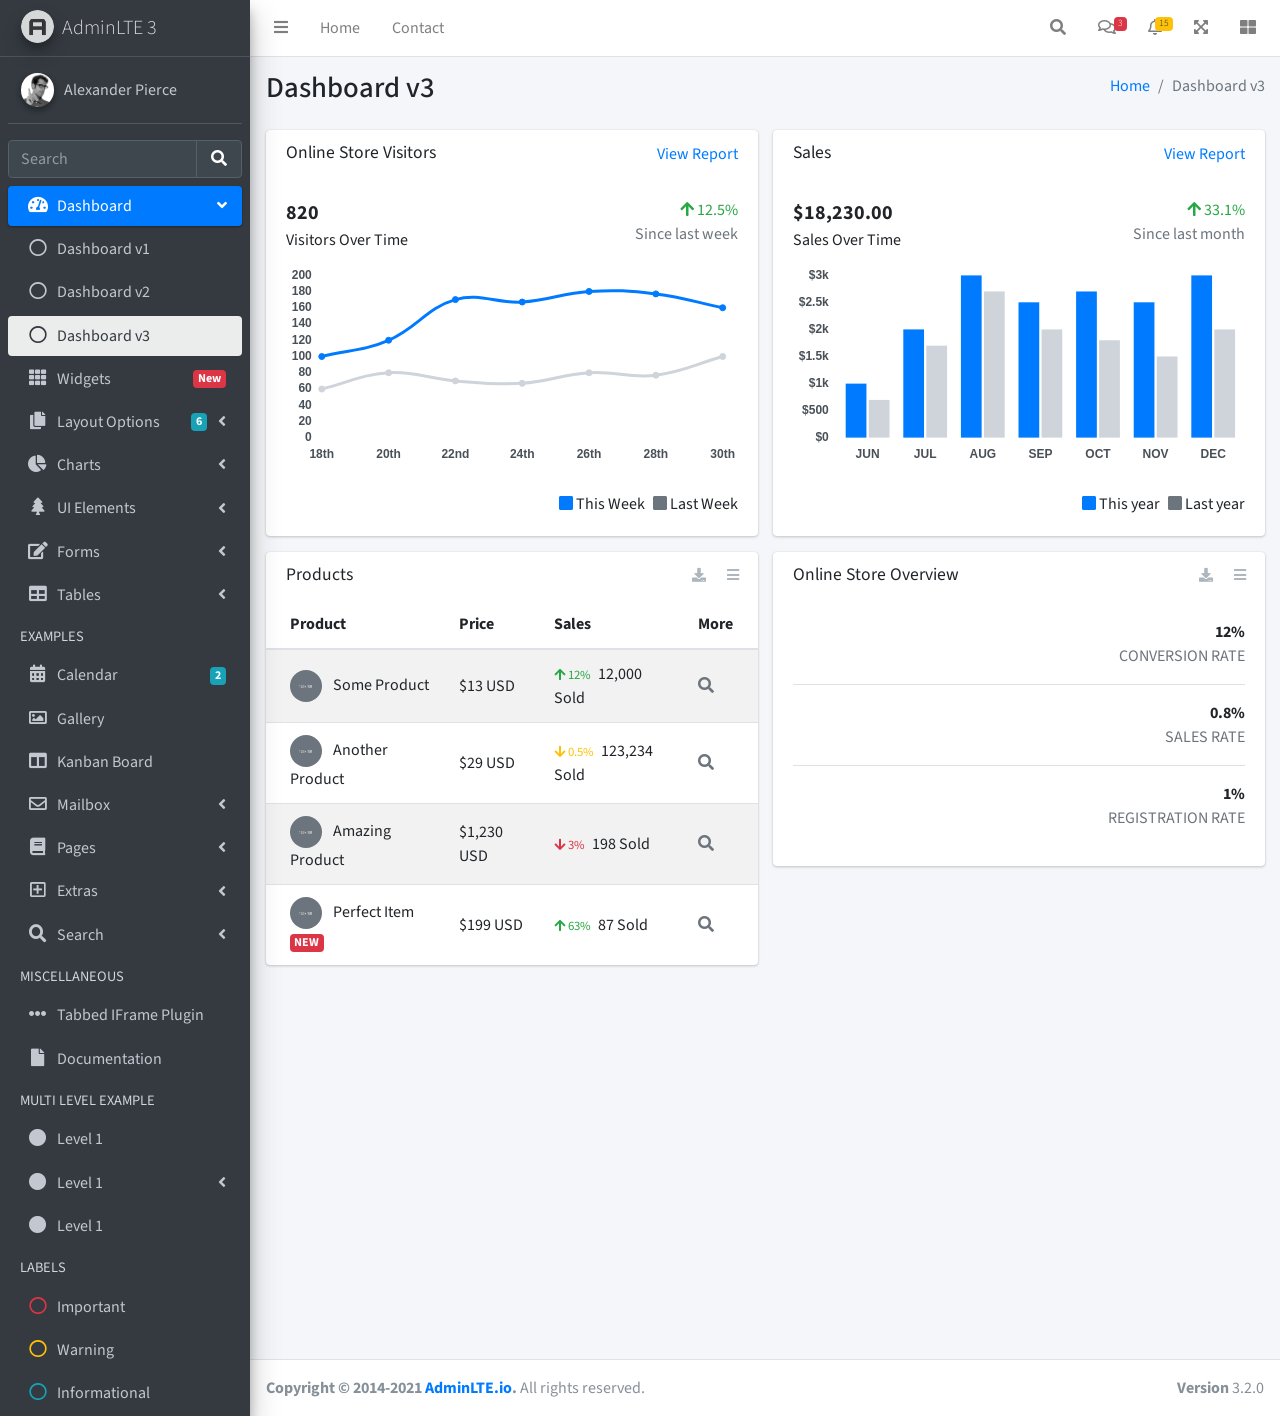
<file: public/template/AdminLTE-3.2.0/index3.html>
<!DOCTYPE html>
<html lang="en">
<head>
  <meta charset="utf-8">
  <meta name="viewport" content="width=device-width, initial-scale=1">
  <title>AdminLTE 3 | Dashboard 3</title>

  <!-- Google Font: Source Sans Pro -->
  <link rel="stylesheet" href="https://fonts.googleapis.com/css?family=Source+Sans+Pro:300,400,400i,700&display=fallback">
  <!-- Font Awesome Icons -->
  <link rel="stylesheet" href="plugins/fontawesome-free/css/all.min.css">
  <!-- IonIcons -->
  <link rel="stylesheet" href="https://code.ionicframework.com/ionicons/2.0.1/css/ionicons.min.css">
  <!-- Theme style -->
  <link rel="stylesheet" href="dist/css/adminlte.min.css">
</head>
<!--
`body` tag options:

  Apply one or more of the following classes to to the body tag
  to get the desired effect

  * sidebar-collapse
  * sidebar-mini
-->
<body class="hold-transition sidebar-mini">
<div class="wrapper">
  <!-- Navbar -->
  <nav class="main-header navbar navbar-expand navbar-white navbar-light">
    <!-- Left navbar links -->
    <ul class="navbar-nav">
      <li class="nav-item">
        <a class="nav-link" data-widget="pushmenu" href="#" role="button"><i class="fas fa-bars"></i></a>
      </li>
      <li class="nav-item d-none d-sm-inline-block">
        <a href="index3.html" class="nav-link">Home</a>
      </li>
      <li class="nav-item d-none d-sm-inline-block">
        <a href="#" class="nav-link">Contact</a>
      </li>
    </ul>

    <!-- Right navbar links -->
    <ul class="navbar-nav ml-auto">
      <!-- Navbar Search -->
      <li class="nav-item">
        <a class="nav-link" data-widget="navbar-search" href="#" role="button">
          <i class="fas fa-search"></i>
        </a>
        <div class="navbar-search-block">
          <form class="form-inline">
            <div class="input-group input-group-sm">
              <input class="form-control form-control-navbar" type="search" placeholder="Search" aria-label="Search">
              <div class="input-group-append">
                <button class="btn btn-navbar" type="submit">
                  <i class="fas fa-search"></i>
                </button>
                <button class="btn btn-navbar" type="button" data-widget="navbar-search">
                  <i class="fas fa-times"></i>
                </button>
              </div>
            </div>
          </form>
        </div>
      </li>

      <!-- Messages Dropdown Menu -->
      <li class="nav-item dropdown">
        <a class="nav-link" data-toggle="dropdown" href="#">
          <i class="far fa-comments"></i>
          <span class="badge badge-danger navbar-badge">3</span>
        </a>
        <div class="dropdown-menu dropdown-menu-lg dropdown-menu-right">
          <a href="#" class="dropdown-item">
            <!-- Message Start -->
            <div class="media">
              <img src="dist/img/user1-128x128.jpg" alt="User Avatar" class="img-size-50 mr-3 img-circle">
              <div class="media-body">
                <h3 class="dropdown-item-title">
                  Brad Diesel
                  <span class="float-right text-sm text-danger"><i class="fas fa-star"></i></span>
                </h3>
                <p class="text-sm">Call me whenever you can...</p>
                <p class="text-sm text-muted"><i class="far fa-clock mr-1"></i> 4 Hours Ago</p>
              </div>
            </div>
            <!-- Message End -->
          </a>
          <div class="dropdown-divider"></div>
          <a href="#" class="dropdown-item">
            <!-- Message Start -->
            <div class="media">
              <img src="dist/img/user8-128x128.jpg" alt="User Avatar" class="img-size-50 img-circle mr-3">
              <div class="media-body">
                <h3 class="dropdown-item-title">
                  John Pierce
                  <span class="float-right text-sm text-muted"><i class="fas fa-star"></i></span>
                </h3>
                <p class="text-sm">I got your message bro</p>
                <p class="text-sm text-muted"><i class="far fa-clock mr-1"></i> 4 Hours Ago</p>
              </div>
            </div>
            <!-- Message End -->
          </a>
          <div class="dropdown-divider"></div>
          <a href="#" class="dropdown-item">
            <!-- Message Start -->
            <div class="media">
              <img src="dist/img/user3-128x128.jpg" alt="User Avatar" class="img-size-50 img-circle mr-3">
              <div class="media-body">
                <h3 class="dropdown-item-title">
                  Nora Silvester
                  <span class="float-right text-sm text-warning"><i class="fas fa-star"></i></span>
                </h3>
                <p class="text-sm">The subject goes here</p>
                <p class="text-sm text-muted"><i class="far fa-clock mr-1"></i> 4 Hours Ago</p>
              </div>
            </div>
            <!-- Message End -->
          </a>
          <div class="dropdown-divider"></div>
          <a href="#" class="dropdown-item dropdown-footer">See All Messages</a>
        </div>
      </li>
      <!-- Notifications Dropdown Menu -->
      <li class="nav-item dropdown">
        <a class="nav-link" data-toggle="dropdown" href="#">
          <i class="far fa-bell"></i>
          <span class="badge badge-warning navbar-badge">15</span>
        </a>
        <div class="dropdown-menu dropdown-menu-lg dropdown-menu-right">
          <span class="dropdown-item dropdown-header">15 Notifications</span>
          <div class="dropdown-divider"></div>
          <a href="#" class="dropdown-item">
            <i class="fas fa-envelope mr-2"></i> 4 new messages
            <span class="float-right text-muted text-sm">3 mins</span>
          </a>
          <div class="dropdown-divider"></div>
          <a href="#" class="dropdown-item">
            <i class="fas fa-users mr-2"></i> 8 friend requests
            <span class="float-right text-muted text-sm">12 hours</span>
          </a>
          <div class="dropdown-divider"></div>
          <a href="#" class="dropdown-item">
            <i class="fas fa-file mr-2"></i> 3 new reports
            <span class="float-right text-muted text-sm">2 days</span>
          </a>
          <div class="dropdown-divider"></div>
          <a href="#" class="dropdown-item dropdown-footer">See All Notifications</a>
        </div>
      </li>
      <li class="nav-item">
        <a class="nav-link" data-widget="fullscreen" href="#" role="button">
          <i class="fas fa-expand-arrows-alt"></i>
        </a>
      </li>
      <li class="nav-item">
        <a class="nav-link" data-widget="control-sidebar" data-slide="true" href="#" role="button">
          <i class="fas fa-th-large"></i>
        </a>
      </li>
    </ul>
  </nav>
  <!-- /.navbar -->

  <!-- Main Sidebar Container -->
  <aside class="main-sidebar sidebar-dark-primary elevation-4">
    <!-- Brand Logo -->
    <a href="index3.html" class="brand-link">
      <img src="dist/img/AdminLTELogo.png" alt="AdminLTE Logo" class="brand-image img-circle elevation-3" style="opacity: .8">
      <span class="brand-text font-weight-light">AdminLTE 3</span>
    </a>

    <!-- Sidebar -->
    <div class="sidebar">
      <!-- Sidebar user panel (optional) -->
      <div class="user-panel mt-3 pb-3 mb-3 d-flex">
        <div class="image">
          <img src="dist/img/user2-160x160.jpg" class="img-circle elevation-2" alt="User Image">
        </div>
        <div class="info">
          <a href="#" class="d-block">Alexander Pierce</a>
        </div>
      </div>

      <!-- SidebarSearch Form -->
      <div class="form-inline">
        <div class="input-group" data-widget="sidebar-search">
          <input class="form-control form-control-sidebar" type="search" placeholder="Search" aria-label="Search">
          <div class="input-group-append">
            <button class="btn btn-sidebar">
              <i class="fas fa-search fa-fw"></i>
            </button>
          </div>
        </div>
      </div>

      <!-- Sidebar Menu -->
      <nav class="mt-2">
        <ul class="nav nav-pills nav-sidebar flex-column" data-widget="treeview" role="menu" data-accordion="false">
          <!-- Add icons to the links using the .nav-icon class
               with font-awesome or any other icon font library -->
          <li class="nav-item menu-open">
            <a href="#" class="nav-link active">
              <i class="nav-icon fas fa-tachometer-alt"></i>
              <p>
                Dashboard
                <i class="right fas fa-angle-left"></i>
              </p>
            </a>
            <ul class="nav nav-treeview">
              <li class="nav-item">
                <a href="./index.html" class="nav-link">
                  <i class="far fa-circle nav-icon"></i>
                  <p>Dashboard v1</p>
                </a>
              </li>
              <li class="nav-item">
                <a href="./index2.html" class="nav-link">
                  <i class="far fa-circle nav-icon"></i>
                  <p>Dashboard v2</p>
                </a>
              </li>
              <li class="nav-item">
                <a href="./index3.html" class="nav-link active">
                  <i class="far fa-circle nav-icon"></i>
                  <p>Dashboard v3</p>
                </a>
              </li>
            </ul>
          </li>
          <li class="nav-item">
            <a href="pages/widgets.html" class="nav-link">
              <i class="nav-icon fas fa-th"></i>
              <p>
                Widgets
                <span class="right badge badge-danger">New</span>
              </p>
            </a>
          </li>
          <li class="nav-item">
            <a href="#" class="nav-link">
              <i class="nav-icon fas fa-copy"></i>
              <p>
                Layout Options
                <i class="fas fa-angle-left right"></i>
                <span class="badge badge-info right">6</span>
              </p>
            </a>
            <ul class="nav nav-treeview">
              <li class="nav-item">
                <a href="pages/layout/top-nav.html" class="nav-link">
                  <i class="far fa-circle nav-icon"></i>
                  <p>Top Navigation</p>
                </a>
              </li>
              <li class="nav-item">
                <a href="pages/layout/top-nav-sidebar.html" class="nav-link">
                  <i class="far fa-circle nav-icon"></i>
                  <p>Top Navigation + Sidebar</p>
                </a>
              </li>
              <li class="nav-item">
                <a href="pages/layout/boxed.html" class="nav-link">
                  <i class="far fa-circle nav-icon"></i>
                  <p>Boxed</p>
                </a>
              </li>
              <li class="nav-item">
                <a href="pages/layout/fixed-sidebar.html" class="nav-link">
                  <i class="far fa-circle nav-icon"></i>
                  <p>Fixed Sidebar</p>
                </a>
              </li>
              <li class="nav-item">
                <a href="pages/layout/fixed-sidebar-custom.html" class="nav-link">
                  <i class="far fa-circle nav-icon"></i>
                  <p>Fixed Sidebar <small>+ Custom Area</small></p>
                </a>
              </li>
              <li class="nav-item">
                <a href="pages/layout/fixed-topnav.html" class="nav-link">
                  <i class="far fa-circle nav-icon"></i>
                  <p>Fixed Navbar</p>
                </a>
              </li>
              <li class="nav-item">
                <a href="pages/layout/fixed-footer.html" class="nav-link">
                  <i class="far fa-circle nav-icon"></i>
                  <p>Fixed Footer</p>
                </a>
              </li>
              <li class="nav-item">
                <a href="pages/layout/collapsed-sidebar.html" class="nav-link">
                  <i class="far fa-circle nav-icon"></i>
                  <p>Collapsed Sidebar</p>
                </a>
              </li>
            </ul>
          </li>
          <li class="nav-item">
            <a href="#" class="nav-link">
              <i class="nav-icon fas fa-chart-pie"></i>
              <p>
                Charts
                <i class="right fas fa-angle-left"></i>
              </p>
            </a>
            <ul class="nav nav-treeview">
              <li class="nav-item">
                <a href="pages/charts/chartjs.html" class="nav-link">
                  <i class="far fa-circle nav-icon"></i>
                  <p>ChartJS</p>
                </a>
              </li>
              <li class="nav-item">
                <a href="pages/charts/flot.html" class="nav-link">
                  <i class="far fa-circle nav-icon"></i>
                  <p>Flot</p>
                </a>
              </li>
              <li class="nav-item">
                <a href="pages/charts/inline.html" class="nav-link">
                  <i class="far fa-circle nav-icon"></i>
                  <p>Inline</p>
                </a>
              </li>
              <li class="nav-item">
                <a href="pages/charts/uplot.html" class="nav-link">
                  <i class="far fa-circle nav-icon"></i>
                  <p>uPlot</p>
                </a>
              </li>
            </ul>
          </li>
          <li class="nav-item">
            <a href="#" class="nav-link">
              <i class="nav-icon fas fa-tree"></i>
              <p>
                UI Elements
                <i class="fas fa-angle-left right"></i>
              </p>
            </a>
            <ul class="nav nav-treeview">
              <li class="nav-item">
                <a href="pages/UI/general.html" class="nav-link">
                  <i class="far fa-circle nav-icon"></i>
                  <p>General</p>
                </a>
              </li>
              <li class="nav-item">
                <a href="pages/UI/icons.html" class="nav-link">
                  <i class="far fa-circle nav-icon"></i>
                  <p>Icons</p>
                </a>
              </li>
              <li class="nav-item">
                <a href="pages/UI/buttons.html" class="nav-link">
                  <i class="far fa-circle nav-icon"></i>
                  <p>Buttons</p>
                </a>
              </li>
              <li class="nav-item">
                <a href="pages/UI/sliders.html" class="nav-link">
                  <i class="far fa-circle nav-icon"></i>
                  <p>Sliders</p>
                </a>
              </li>
              <li class="nav-item">
                <a href="pages/UI/modals.html" class="nav-link">
                  <i class="far fa-circle nav-icon"></i>
                  <p>Modals & Alerts</p>
                </a>
              </li>
              <li class="nav-item">
                <a href="pages/UI/navbar.html" class="nav-link">
                  <i class="far fa-circle nav-icon"></i>
                  <p>Navbar & Tabs</p>
                </a>
              </li>
              <li class="nav-item">
                <a href="pages/UI/timeline.html" class="nav-link">
                  <i class="far fa-circle nav-icon"></i>
                  <p>Timeline</p>
                </a>
              </li>
              <li class="nav-item">
                <a href="pages/UI/ribbons.html" class="nav-link">
                  <i class="far fa-circle nav-icon"></i>
                  <p>Ribbons</p>
                </a>
              </li>
            </ul>
          </li>
          <li class="nav-item">
            <a href="#" class="nav-link">
              <i class="nav-icon fas fa-edit"></i>
              <p>
                Forms
                <i class="fas fa-angle-left right"></i>
              </p>
            </a>
            <ul class="nav nav-treeview">
              <li class="nav-item">
                <a href="pages/forms/general.html" class="nav-link">
                  <i class="far fa-circle nav-icon"></i>
                  <p>General Elements</p>
                </a>
              </li>
              <li class="nav-item">
                <a href="pages/forms/advanced.html" class="nav-link">
                  <i class="far fa-circle nav-icon"></i>
                  <p>Advanced Elements</p>
                </a>
              </li>
              <li class="nav-item">
                <a href="pages/forms/editors.html" class="nav-link">
                  <i class="far fa-circle nav-icon"></i>
                  <p>Editors</p>
                </a>
              </li>
              <li class="nav-item">
                <a href="pages/forms/validation.html" class="nav-link">
                  <i class="far fa-circle nav-icon"></i>
                  <p>Validation</p>
                </a>
              </li>
            </ul>
          </li>
          <li class="nav-item">
            <a href="#" class="nav-link">
              <i class="nav-icon fas fa-table"></i>
              <p>
                Tables
                <i class="fas fa-angle-left right"></i>
              </p>
            </a>
            <ul class="nav nav-treeview">
              <li class="nav-item">
                <a href="pages/tables/simple.html" class="nav-link">
                  <i class="far fa-circle nav-icon"></i>
                  <p>Simple Tables</p>
                </a>
              </li>
              <li class="nav-item">
                <a href="pages/tables/data.html" class="nav-link">
                  <i class="far fa-circle nav-icon"></i>
                  <p>DataTables</p>
                </a>
              </li>
              <li class="nav-item">
                <a href="pages/tables/jsgrid.html" class="nav-link">
                  <i class="far fa-circle nav-icon"></i>
                  <p>jsGrid</p>
                </a>
              </li>
            </ul>
          </li>
          <li class="nav-header">EXAMPLES</li>
          <li class="nav-item">
            <a href="pages/calendar.html" class="nav-link">
              <i class="nav-icon fas fa-calendar-alt"></i>
              <p>
                Calendar
                <span class="badge badge-info right">2</span>
              </p>
            </a>
          </li>
          <li class="nav-item">
            <a href="pages/gallery.html" class="nav-link">
              <i class="nav-icon far fa-image"></i>
              <p>
                Gallery
              </p>
            </a>
          </li>
          <li class="nav-item">
            <a href="pages/kanban.html" class="nav-link">
              <i class="nav-icon fas fa-columns"></i>
              <p>
                Kanban Board
              </p>
            </a>
          </li>
          <li class="nav-item">
            <a href="#" class="nav-link">
              <i class="nav-icon far fa-envelope"></i>
              <p>
                Mailbox
                <i class="fas fa-angle-left right"></i>
              </p>
            </a>
            <ul class="nav nav-treeview">
              <li class="nav-item">
                <a href="pages/mailbox/mailbox.html" class="nav-link">
                  <i class="far fa-circle nav-icon"></i>
                  <p>Inbox</p>
                </a>
              </li>
              <li class="nav-item">
                <a href="pages/mailbox/compose.html" class="nav-link">
                  <i class="far fa-circle nav-icon"></i>
                  <p>Compose</p>
                </a>
              </li>
              <li class="nav-item">
                <a href="pages/mailbox/read-mail.html" class="nav-link">
                  <i class="far fa-circle nav-icon"></i>
                  <p>Read</p>
                </a>
              </li>
            </ul>
          </li>
          <li class="nav-item">
            <a href="#" class="nav-link">
              <i class="nav-icon fas fa-book"></i>
              <p>
                Pages
                <i class="fas fa-angle-left right"></i>
              </p>
            </a>
            <ul class="nav nav-treeview">
              <li class="nav-item">
                <a href="pages/examples/invoice.html" class="nav-link">
                  <i class="far fa-circle nav-icon"></i>
                  <p>Invoice</p>
                </a>
              </li>
              <li class="nav-item">
                <a href="pages/examples/profile.html" class="nav-link">
                  <i class="far fa-circle nav-icon"></i>
                  <p>Profile</p>
                </a>
              </li>
              <li class="nav-item">
                <a href="pages/examples/e-commerce.html" class="nav-link">
                  <i class="far fa-circle nav-icon"></i>
                  <p>E-commerce</p>
                </a>
              </li>
              <li class="nav-item">
                <a href="pages/examples/projects.html" class="nav-link">
                  <i class="far fa-circle nav-icon"></i>
                  <p>Projects</p>
                </a>
              </li>
              <li class="nav-item">
                <a href="pages/examples/project-add.html" class="nav-link">
                  <i class="far fa-circle nav-icon"></i>
                  <p>Project Add</p>
                </a>
              </li>
              <li class="nav-item">
                <a href="pages/examples/project-edit.html" class="nav-link">
                  <i class="far fa-circle nav-icon"></i>
                  <p>Project Edit</p>
                </a>
              </li>
              <li class="nav-item">
                <a href="pages/examples/project-detail.html" class="nav-link">
                  <i class="far fa-circle nav-icon"></i>
                  <p>Project Detail</p>
                </a>
              </li>
              <li class="nav-item">
                <a href="pages/examples/contacts.html" class="nav-link">
                  <i class="far fa-circle nav-icon"></i>
                  <p>Contacts</p>
                </a>
              </li>
              <li class="nav-item">
                <a href="pages/examples/faq.html" class="nav-link">
                  <i class="far fa-circle nav-icon"></i>
                  <p>FAQ</p>
                </a>
              </li>
              <li class="nav-item">
                <a href="pages/examples/contact-us.html" class="nav-link">
                  <i class="far fa-circle nav-icon"></i>
                  <p>Contact us</p>
                </a>
              </li>
            </ul>
          </li>
          <li class="nav-item">
            <a href="#" class="nav-link">
              <i class="nav-icon far fa-plus-square"></i>
              <p>
                Extras
                <i class="fas fa-angle-left right"></i>
              </p>
            </a>
            <ul class="nav nav-treeview">
              <li class="nav-item">
                <a href="#" class="nav-link">
                  <i class="far fa-circle nav-icon"></i>
                  <p>
                    Login & Register v1
                    <i class="fas fa-angle-left right"></i>
                  </p>
                </a>
                <ul class="nav nav-treeview">
                  <li class="nav-item">
                    <a href="pages/examples/login.html" class="nav-link">
                      <i class="far fa-circle nav-icon"></i>
                      <p>Login v1</p>
                    </a>
                  </li>
                  <li class="nav-item">
                    <a href="pages/examples/register.html" class="nav-link">
                      <i class="far fa-circle nav-icon"></i>
                      <p>Register v1</p>
                    </a>
                  </li>
                  <li class="nav-item">
                    <a href="pages/examples/forgot-password.html" class="nav-link">
                      <i class="far fa-circle nav-icon"></i>
                      <p>Forgot Password v1</p>
                    </a>
                  </li>
                  <li class="nav-item">
                    <a href="pages/examples/recover-password.html" class="nav-link">
                      <i class="far fa-circle nav-icon"></i>
                      <p>Recover Password v1</p>
                    </a>
                  </li>
                </ul>
              </li>
              <li class="nav-item">
                <a href="#" class="nav-link">
                  <i class="far fa-circle nav-icon"></i>
                  <p>
                    Login & Register v2
                    <i class="fas fa-angle-left right"></i>
                  </p>
                </a>
                <ul class="nav nav-treeview">
                  <li class="nav-item">
                    <a href="pages/examples/login-v2.html" class="nav-link">
                      <i class="far fa-circle nav-icon"></i>
                      <p>Login v2</p>
                    </a>
                  </li>
                  <li class="nav-item">
                    <a href="pages/examples/register-v2.html" class="nav-link">
                      <i class="far fa-circle nav-icon"></i>
                      <p>Register v2</p>
                    </a>
                  </li>
                  <li class="nav-item">
                    <a href="pages/examples/forgot-password-v2.html" class="nav-link">
                      <i class="far fa-circle nav-icon"></i>
                      <p>Forgot Password v2</p>
                    </a>
                  </li>
                  <li class="nav-item">
                    <a href="pages/examples/recover-password-v2.html" class="nav-link">
                      <i class="far fa-circle nav-icon"></i>
                      <p>Recover Password v2</p>
                    </a>
                  </li>
                </ul>
              </li>
              <li class="nav-item">
                <a href="pages/examples/lockscreen.html" class="nav-link">
                  <i class="far fa-circle nav-icon"></i>
                  <p>Lockscreen</p>
                </a>
              </li>
              <li class="nav-item">
                <a href="pages/examples/legacy-user-menu.html" class="nav-link">
                  <i class="far fa-circle nav-icon"></i>
                  <p>Legacy User Menu</p>
                </a>
              </li>
              <li class="nav-item">
                <a href="pages/examples/language-menu.html" class="nav-link">
                  <i class="far fa-circle nav-icon"></i>
                  <p>Language Menu</p>
                </a>
              </li>
              <li class="nav-item">
                <a href="pages/examples/404.html" class="nav-link">
                  <i class="far fa-circle nav-icon"></i>
                  <p>Error 404</p>
                </a>
              </li>
              <li class="nav-item">
                <a href="pages/examples/500.html" class="nav-link">
                  <i class="far fa-circle nav-icon"></i>
                  <p>Error 500</p>
                </a>
              </li>
              <li class="nav-item">
                <a href="pages/examples/pace.html" class="nav-link">
                  <i class="far fa-circle nav-icon"></i>
                  <p>Pace</p>
                </a>
              </li>
              <li class="nav-item">
                <a href="pages/examples/blank.html" class="nav-link">
                  <i class="far fa-circle nav-icon"></i>
                  <p>Blank Page</p>
                </a>
              </li>
              <li class="nav-item">
                <a href="starter.html" class="nav-link">
                  <i class="far fa-circle nav-icon"></i>
                  <p>Starter Page</p>
                </a>
              </li>
            </ul>
          </li>
          <li class="nav-item">
            <a href="#" class="nav-link">
              <i class="nav-icon fas fa-search"></i>
              <p>
                Search
                <i class="fas fa-angle-left right"></i>
              </p>
            </a>
            <ul class="nav nav-treeview">
              <li class="nav-item">
                <a href="pages/search/simple.html" class="nav-link">
                  <i class="far fa-circle nav-icon"></i>
                  <p>Simple Search</p>
                </a>
              </li>
              <li class="nav-item">
                <a href="pages/search/enhanced.html" class="nav-link">
                  <i class="far fa-circle nav-icon"></i>
                  <p>Enhanced</p>
                </a>
              </li>
            </ul>
          </li>
          <li class="nav-header">MISCELLANEOUS</li>
          <li class="nav-item">
            <a href="iframe.html" class="nav-link">
              <i class="nav-icon fas fa-ellipsis-h"></i>
              <p>Tabbed IFrame Plugin</p>
            </a>
          </li>
          <li class="nav-item">
            <a href="https://adminlte.io/docs/3.1/" class="nav-link">
              <i class="nav-icon fas fa-file"></i>
              <p>Documentation</p>
            </a>
          </li>
          <li class="nav-header">MULTI LEVEL EXAMPLE</li>
          <li class="nav-item">
            <a href="#" class="nav-link">
              <i class="fas fa-circle nav-icon"></i>
              <p>Level 1</p>
            </a>
          </li>
          <li class="nav-item">
            <a href="#" class="nav-link">
              <i class="nav-icon fas fa-circle"></i>
              <p>
                Level 1
                <i class="right fas fa-angle-left"></i>
              </p>
            </a>
            <ul class="nav nav-treeview">
              <li class="nav-item">
                <a href="#" class="nav-link">
                  <i class="far fa-circle nav-icon"></i>
                  <p>Level 2</p>
                </a>
              </li>
              <li class="nav-item">
                <a href="#" class="nav-link">
                  <i class="far fa-circle nav-icon"></i>
                  <p>
                    Level 2
                    <i class="right fas fa-angle-left"></i>
                  </p>
                </a>
                <ul class="nav nav-treeview">
                  <li class="nav-item">
                    <a href="#" class="nav-link">
                      <i class="far fa-dot-circle nav-icon"></i>
                      <p>Level 3</p>
                    </a>
                  </li>
                  <li class="nav-item">
                    <a href="#" class="nav-link">
                      <i class="far fa-dot-circle nav-icon"></i>
                      <p>Level 3</p>
                    </a>
                  </li>
                  <li class="nav-item">
                    <a href="#" class="nav-link">
                      <i class="far fa-dot-circle nav-icon"></i>
                      <p>Level 3</p>
                    </a>
                  </li>
                </ul>
              </li>
              <li class="nav-item">
                <a href="#" class="nav-link">
                  <i class="far fa-circle nav-icon"></i>
                  <p>Level 2</p>
                </a>
              </li>
            </ul>
          </li>
          <li class="nav-item">
            <a href="#" class="nav-link">
              <i class="fas fa-circle nav-icon"></i>
              <p>Level 1</p>
            </a>
          </li>
          <li class="nav-header">LABELS</li>
          <li class="nav-item">
            <a href="#" class="nav-link">
              <i class="nav-icon far fa-circle text-danger"></i>
              <p class="text">Important</p>
            </a>
          </li>
          <li class="nav-item">
            <a href="#" class="nav-link">
              <i class="nav-icon far fa-circle text-warning"></i>
              <p>Warning</p>
            </a>
          </li>
          <li class="nav-item">
            <a href="#" class="nav-link">
              <i class="nav-icon far fa-circle text-info"></i>
              <p>Informational</p>
            </a>
          </li>
        </ul>
      </nav>
      <!-- /.sidebar-menu -->
    </div>
    <!-- /.sidebar -->
  </aside>

  <!-- Content Wrapper. Contains page content -->
  <div class="content-wrapper">
    <!-- Content Header (Page header) -->
    <div class="content-header">
      <div class="container-fluid">
        <div class="row mb-2">
          <div class="col-sm-6">
            <h1 class="m-0">Dashboard v3</h1>
          </div><!-- /.col -->
          <div class="col-sm-6">
            <ol class="breadcrumb float-sm-right">
              <li class="breadcrumb-item"><a href="#">Home</a></li>
              <li class="breadcrumb-item active">Dashboard v3</li>
            </ol>
          </div><!-- /.col -->
        </div><!-- /.row -->
      </div><!-- /.container-fluid -->
    </div>
    <!-- /.content-header -->

    <!-- Main content -->
    <div class="content">
      <div class="container-fluid">
        <div class="row">
          <div class="col-lg-6">
            <div class="card">
              <div class="card-header border-0">
                <div class="d-flex justify-content-between">
                  <h3 class="card-title">Online Store Visitors</h3>
                  <a href="javascript:void(0);">View Report</a>
                </div>
              </div>
              <div class="card-body">
                <div class="d-flex">
                  <p class="d-flex flex-column">
                    <span class="text-bold text-lg">820</span>
                    <span>Visitors Over Time</span>
                  </p>
                  <p class="ml-auto d-flex flex-column text-right">
                    <span class="text-success">
                      <i class="fas fa-arrow-up"></i> 12.5%
                    </span>
                    <span class="text-muted">Since last week</span>
                  </p>
                </div>
                <!-- /.d-flex -->

                <div class="position-relative mb-4">
                  <canvas id="visitors-chart" height="200"></canvas>
                </div>

                <div class="d-flex flex-row justify-content-end">
                  <span class="mr-2">
                    <i class="fas fa-square text-primary"></i> This Week
                  </span>

                  <span>
                    <i class="fas fa-square text-gray"></i> Last Week
                  </span>
                </div>
              </div>
            </div>
            <!-- /.card -->

            <div class="card">
              <div class="card-header border-0">
                <h3 class="card-title">Products</h3>
                <div class="card-tools">
                  <a href="#" class="btn btn-tool btn-sm">
                    <i class="fas fa-download"></i>
                  </a>
                  <a href="#" class="btn btn-tool btn-sm">
                    <i class="fas fa-bars"></i>
                  </a>
                </div>
              </div>
              <div class="card-body table-responsive p-0">
                <table class="table table-striped table-valign-middle">
                  <thead>
                  <tr>
                    <th>Product</th>
                    <th>Price</th>
                    <th>Sales</th>
                    <th>More</th>
                  </tr>
                  </thead>
                  <tbody>
                  <tr>
                    <td>
                      <img src="dist/img/default-150x150.png" alt="Product 1" class="img-circle img-size-32 mr-2">
                      Some Product
                    </td>
                    <td>$13 USD</td>
                    <td>
                      <small class="text-success mr-1">
                        <i class="fas fa-arrow-up"></i>
                        12%
                      </small>
                      12,000 Sold
                    </td>
                    <td>
                      <a href="#" class="text-muted">
                        <i class="fas fa-search"></i>
                      </a>
                    </td>
                  </tr>
                  <tr>
                    <td>
                      <img src="dist/img/default-150x150.png" alt="Product 1" class="img-circle img-size-32 mr-2">
                      Another Product
                    </td>
                    <td>$29 USD</td>
                    <td>
                      <small class="text-warning mr-1">
                        <i class="fas fa-arrow-down"></i>
                        0.5%
                      </small>
                      123,234 Sold
                    </td>
                    <td>
                      <a href="#" class="text-muted">
                        <i class="fas fa-search"></i>
                      </a>
                    </td>
                  </tr>
                  <tr>
                    <td>
                      <img src="dist/img/default-150x150.png" alt="Product 1" class="img-circle img-size-32 mr-2">
                      Amazing Product
                    </td>
                    <td>$1,230 USD</td>
                    <td>
                      <small class="text-danger mr-1">
                        <i class="fas fa-arrow-down"></i>
                        3%
                      </small>
                      198 Sold
                    </td>
                    <td>
                      <a href="#" class="text-muted">
                        <i class="fas fa-search"></i>
                      </a>
                    </td>
                  </tr>
                  <tr>
                    <td>
                      <img src="dist/img/default-150x150.png" alt="Product 1" class="img-circle img-size-32 mr-2">
                      Perfect Item
                      <span class="badge bg-danger">NEW</span>
                    </td>
                    <td>$199 USD</td>
                    <td>
                      <small class="text-success mr-1">
                        <i class="fas fa-arrow-up"></i>
                        63%
                      </small>
                      87 Sold
                    </td>
                    <td>
                      <a href="#" class="text-muted">
                        <i class="fas fa-search"></i>
                      </a>
                    </td>
                  </tr>
                  </tbody>
                </table>
              </div>
            </div>
            <!-- /.card -->
          </div>
          <!-- /.col-md-6 -->
          <div class="col-lg-6">
            <div class="card">
              <div class="card-header border-0">
                <div class="d-flex justify-content-between">
                  <h3 class="card-title">Sales</h3>
                  <a href="javascript:void(0);">View Report</a>
                </div>
              </div>
              <div class="card-body">
                <div class="d-flex">
                  <p class="d-flex flex-column">
                    <span class="text-bold text-lg">$18,230.00</span>
                    <span>Sales Over Time</span>
                  </p>
                  <p class="ml-auto d-flex flex-column text-right">
                    <span class="text-success">
                      <i class="fas fa-arrow-up"></i> 33.1%
                    </span>
                    <span class="text-muted">Since last month</span>
                  </p>
                </div>
                <!-- /.d-flex -->

                <div class="position-relative mb-4">
                  <canvas id="sales-chart" height="200"></canvas>
                </div>

                <div class="d-flex flex-row justify-content-end">
                  <span class="mr-2">
                    <i class="fas fa-square text-primary"></i> This year
                  </span>

                  <span>
                    <i class="fas fa-square text-gray"></i> Last year
                  </span>
                </div>
              </div>
            </div>
            <!-- /.card -->

            <div class="card">
              <div class="card-header border-0">
                <h3 class="card-title">Online Store Overview</h3>
                <div class="card-tools">
                  <a href="#" class="btn btn-sm btn-tool">
                    <i class="fas fa-download"></i>
                  </a>
                  <a href="#" class="btn btn-sm btn-tool">
                    <i class="fas fa-bars"></i>
                  </a>
                </div>
              </div>
              <div class="card-body">
                <div class="d-flex justify-content-between align-items-center border-bottom mb-3">
                  <p class="text-success text-xl">
                    <i class="ion ion-ios-refresh-empty"></i>
                  </p>
                  <p class="d-flex flex-column text-right">
                    <span class="font-weight-bold">
                      <i class="ion ion-android-arrow-up text-success"></i> 12%
                    </span>
                    <span class="text-muted">CONVERSION RATE</span>
                  </p>
                </div>
                <!-- /.d-flex -->
                <div class="d-flex justify-content-between align-items-center border-bottom mb-3">
                  <p class="text-warning text-xl">
                    <i class="ion ion-ios-cart-outline"></i>
                  </p>
                  <p class="d-flex flex-column text-right">
                    <span class="font-weight-bold">
                      <i class="ion ion-android-arrow-up text-warning"></i> 0.8%
                    </span>
                    <span class="text-muted">SALES RATE</span>
                  </p>
                </div>
                <!-- /.d-flex -->
                <div class="d-flex justify-content-between align-items-center mb-0">
                  <p class="text-danger text-xl">
                    <i class="ion ion-ios-people-outline"></i>
                  </p>
                  <p class="d-flex flex-column text-right">
                    <span class="font-weight-bold">
                      <i class="ion ion-android-arrow-down text-danger"></i> 1%
                    </span>
                    <span class="text-muted">REGISTRATION RATE</span>
                  </p>
                </div>
                <!-- /.d-flex -->
              </div>
            </div>
          </div>
          <!-- /.col-md-6 -->
        </div>
        <!-- /.row -->
      </div>
      <!-- /.container-fluid -->
    </div>
    <!-- /.content -->
  </div>
  <!-- /.content-wrapper -->

  <!-- Control Sidebar -->
  <aside class="control-sidebar control-sidebar-dark">
    <!-- Control sidebar content goes here -->
  </aside>
  <!-- /.control-sidebar -->

  <!-- Main Footer -->
  <footer class="main-footer">
    <strong>Copyright &copy; 2014-2021 <a href="https://adminlte.io">AdminLTE.io</a>.</strong>
    All rights reserved.
    <div class="float-right d-none d-sm-inline-block">
      <b>Version</b> 3.2.0
    </div>
  </footer>
</div>
<!-- ./wrapper -->

<!-- REQUIRED SCRIPTS -->

<!-- jQuery -->
<script src="plugins/jquery/jquery.min.js"></script>
<!-- Bootstrap -->
<script src="plugins/bootstrap/js/bootstrap.bundle.min.js"></script>
<!-- AdminLTE -->
<script src="dist/js/adminlte.js"></script>

<!-- OPTIONAL SCRIPTS -->
<script src="plugins/chart.js/Chart.min.js"></script>
<!-- AdminLTE for demo purposes -->
<script src="dist/js/demo.js"></script>
<!-- AdminLTE dashboard demo (This is only for demo purposes) -->
<script src="dist/js/pages/dashboard3.js"></script>
</body>
</html>
</file>
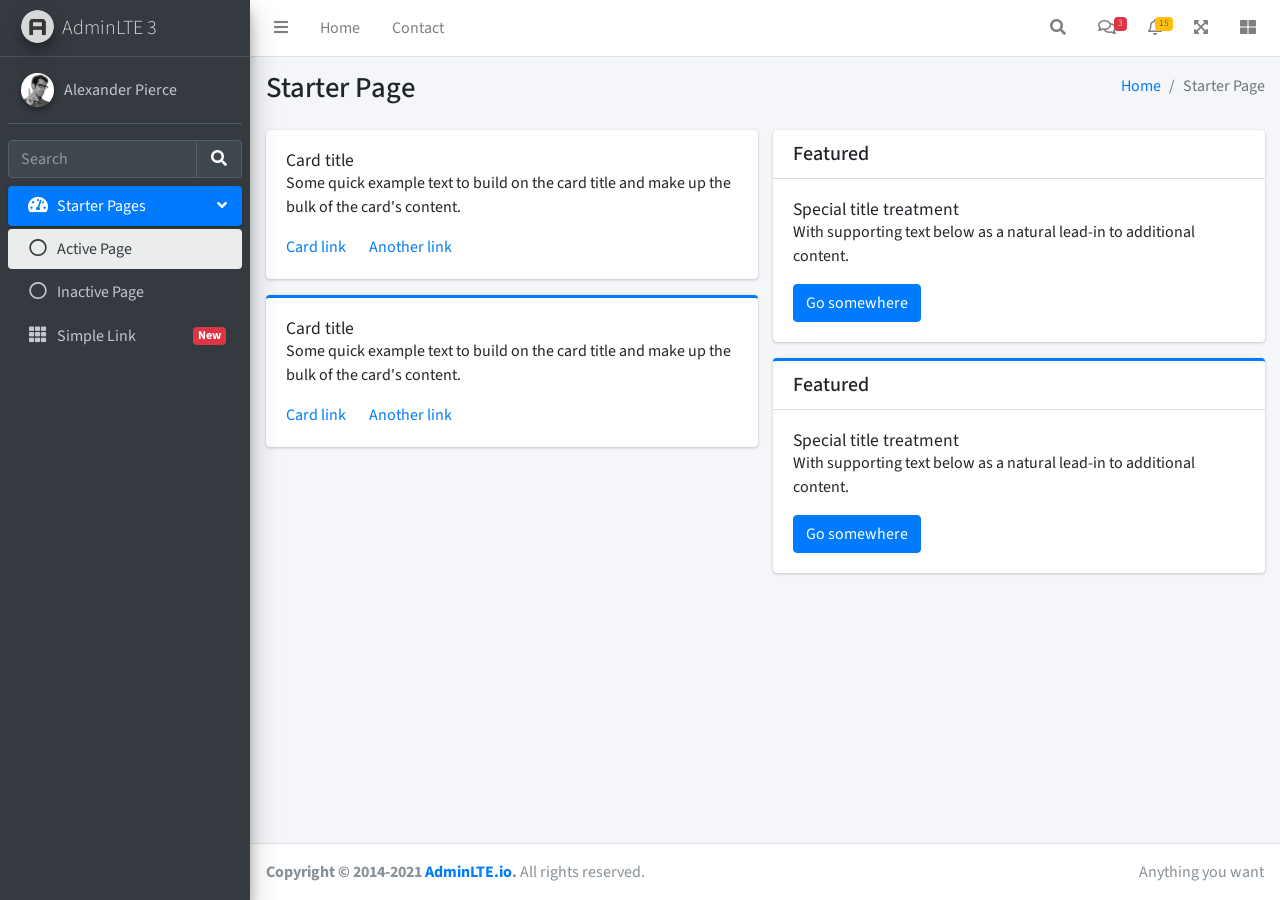
<file: public/template/AdminLTE-3.2.0/starter.html>
<!DOCTYPE html>
<!--
This is a starter template page. Use this page to start your new project from
scratch. This page gets rid of all links and provides the needed markup only.
-->
<html lang="en">
<head>
  <meta charset="utf-8">
  <meta name="viewport" content="width=device-width, initial-scale=1">
  <title>AdminLTE 3 | Starter</title>

  <!-- Google Font: Source Sans Pro -->
  <link rel="stylesheet" href="https://fonts.googleapis.com/css?family=Source+Sans+Pro:300,400,400i,700&display=fallback">
  <!-- Font Awesome Icons -->
  <link rel="stylesheet" href="plugins/fontawesome-free/css/all.min.css">
  <!-- Theme style -->
  <link rel="stylesheet" href="dist/css/adminlte.min.css">
</head>
<body class="hold-transition sidebar-mini">
<div class="wrapper">

  <!-- Navbar -->
  <nav class="main-header navbar navbar-expand navbar-white navbar-light">
    <!-- Left navbar links -->
    <ul class="navbar-nav">
      <li class="nav-item">
        <a class="nav-link" data-widget="pushmenu" href="#" role="button"><i class="fas fa-bars"></i></a>
      </li>
      <li class="nav-item d-none d-sm-inline-block">
        <a href="index3.html" class="nav-link">Home</a>
      </li>
      <li class="nav-item d-none d-sm-inline-block">
        <a href="#" class="nav-link">Contact</a>
      </li>
    </ul>

    <!-- Right navbar links -->
    <ul class="navbar-nav ml-auto">
      <!-- Navbar Search -->
      <li class="nav-item">
        <a class="nav-link" data-widget="navbar-search" href="#" role="button">
          <i class="fas fa-search"></i>
        </a>
        <div class="navbar-search-block">
          <form class="form-inline">
            <div class="input-group input-group-sm">
              <input class="form-control form-control-navbar" type="search" placeholder="Search" aria-label="Search">
              <div class="input-group-append">
                <button class="btn btn-navbar" type="submit">
                  <i class="fas fa-search"></i>
                </button>
                <button class="btn btn-navbar" type="button" data-widget="navbar-search">
                  <i class="fas fa-times"></i>
                </button>
              </div>
            </div>
          </form>
        </div>
      </li>

      <!-- Messages Dropdown Menu -->
      <li class="nav-item dropdown">
        <a class="nav-link" data-toggle="dropdown" href="#">
          <i class="far fa-comments"></i>
          <span class="badge badge-danger navbar-badge">3</span>
        </a>
        <div class="dropdown-menu dropdown-menu-lg dropdown-menu-right">
          <a href="#" class="dropdown-item">
            <!-- Message Start -->
            <div class="media">
              <img src="dist/img/user1-128x128.jpg" alt="User Avatar" class="img-size-50 mr-3 img-circle">
              <div class="media-body">
                <h3 class="dropdown-item-title">
                  Brad Diesel
                  <span class="float-right text-sm text-danger"><i class="fas fa-star"></i></span>
                </h3>
                <p class="text-sm">Call me whenever you can...</p>
                <p class="text-sm text-muted"><i class="far fa-clock mr-1"></i> 4 Hours Ago</p>
              </div>
            </div>
            <!-- Message End -->
          </a>
          <div class="dropdown-divider"></div>
          <a href="#" class="dropdown-item">
            <!-- Message Start -->
            <div class="media">
              <img src="dist/img/user8-128x128.jpg" alt="User Avatar" class="img-size-50 img-circle mr-3">
              <div class="media-body">
                <h3 class="dropdown-item-title">
                  John Pierce
                  <span class="float-right text-sm text-muted"><i class="fas fa-star"></i></span>
                </h3>
                <p class="text-sm">I got your message bro</p>
                <p class="text-sm text-muted"><i class="far fa-clock mr-1"></i> 4 Hours Ago</p>
              </div>
            </div>
            <!-- Message End -->
          </a>
          <div class="dropdown-divider"></div>
          <a href="#" class="dropdown-item">
            <!-- Message Start -->
            <div class="media">
              <img src="dist/img/user3-128x128.jpg" alt="User Avatar" class="img-size-50 img-circle mr-3">
              <div class="media-body">
                <h3 class="dropdown-item-title">
                  Nora Silvester
                  <span class="float-right text-sm text-warning"><i class="fas fa-star"></i></span>
                </h3>
                <p class="text-sm">The subject goes here</p>
                <p class="text-sm text-muted"><i class="far fa-clock mr-1"></i> 4 Hours Ago</p>
              </div>
            </div>
            <!-- Message End -->
          </a>
          <div class="dropdown-divider"></div>
          <a href="#" class="dropdown-item dropdown-footer">See All Messages</a>
        </div>
      </li>
      <!-- Notifications Dropdown Menu -->
      <li class="nav-item dropdown">
        <a class="nav-link" data-toggle="dropdown" href="#">
          <i class="far fa-bell"></i>
          <span class="badge badge-warning navbar-badge">15</span>
        </a>
        <div class="dropdown-menu dropdown-menu-lg dropdown-menu-right">
          <span class="dropdown-header">15 Notifications</span>
          <div class="dropdown-divider"></div>
          <a href="#" class="dropdown-item">
            <i class="fas fa-envelope mr-2"></i> 4 new messages
            <span class="float-right text-muted text-sm">3 mins</span>
          </a>
          <div class="dropdown-divider"></div>
          <a href="#" class="dropdown-item">
            <i class="fas fa-users mr-2"></i> 8 friend requests
            <span class="float-right text-muted text-sm">12 hours</span>
          </a>
          <div class="dropdown-divider"></div>
          <a href="#" class="dropdown-item">
            <i class="fas fa-file mr-2"></i> 3 new reports
            <span class="float-right text-muted text-sm">2 days</span>
          </a>
          <div class="dropdown-divider"></div>
          <a href="#" class="dropdown-item dropdown-footer">See All Notifications</a>
        </div>
      </li>
      <li class="nav-item">
        <a class="nav-link" data-widget="fullscreen" href="#" role="button">
          <i class="fas fa-expand-arrows-alt"></i>
        </a>
      </li>
      <li class="nav-item">
        <a class="nav-link" data-widget="control-sidebar" data-slide="true" href="#" role="button">
          <i class="fas fa-th-large"></i>
        </a>
      </li>
    </ul>
  </nav>
  <!-- /.navbar -->

  <!-- Main Sidebar Container -->
  <aside class="main-sidebar sidebar-dark-primary elevation-4">
    <!-- Brand Logo -->
    <a href="index3.html" class="brand-link">
      <img src="dist/img/AdminLTELogo.png" alt="AdminLTE Logo" class="brand-image img-circle elevation-3" style="opacity: .8">
      <span class="brand-text font-weight-light">AdminLTE 3</span>
    </a>

    <!-- Sidebar -->
    <div class="sidebar">
      <!-- Sidebar user panel (optional) -->
      <div class="user-panel mt-3 pb-3 mb-3 d-flex">
        <div class="image">
          <img src="dist/img/user2-160x160.jpg" class="img-circle elevation-2" alt="User Image">
        </div>
        <div class="info">
          <a href="#" class="d-block">Alexander Pierce</a>
        </div>
      </div>

      <!-- SidebarSearch Form -->
      <div class="form-inline">
        <div class="input-group" data-widget="sidebar-search">
          <input class="form-control form-control-sidebar" type="search" placeholder="Search" aria-label="Search">
          <div class="input-group-append">
            <button class="btn btn-sidebar">
              <i class="fas fa-search fa-fw"></i>
            </button>
          </div>
        </div>
      </div>

      <!-- Sidebar Menu -->
      <nav class="mt-2">
        <ul class="nav nav-pills nav-sidebar flex-column" data-widget="treeview" role="menu" data-accordion="false">
          <!-- Add icons to the links using the .nav-icon class
               with font-awesome or any other icon font library -->
          <li class="nav-item menu-open">
            <a href="#" class="nav-link active">
              <i class="nav-icon fas fa-tachometer-alt"></i>
              <p>
                Starter Pages
                <i class="right fas fa-angle-left"></i>
              </p>
            </a>
            <ul class="nav nav-treeview">
              <li class="nav-item">
                <a href="#" class="nav-link active">
                  <i class="far fa-circle nav-icon"></i>
                  <p>Active Page</p>
                </a>
              </li>
              <li class="nav-item">
                <a href="#" class="nav-link">
                  <i class="far fa-circle nav-icon"></i>
                  <p>Inactive Page</p>
                </a>
              </li>
            </ul>
          </li>
          <li class="nav-item">
            <a href="#" class="nav-link">
              <i class="nav-icon fas fa-th"></i>
              <p>
                Simple Link
                <span class="right badge badge-danger">New</span>
              </p>
            </a>
          </li>
        </ul>
      </nav>
      <!-- /.sidebar-menu -->
    </div>
    <!-- /.sidebar -->
  </aside>

  <!-- Content Wrapper. Contains page content -->
  <div class="content-wrapper">
    <!-- Content Header (Page header) -->
    <div class="content-header">
      <div class="container-fluid">
        <div class="row mb-2">
          <div class="col-sm-6">
            <h1 class="m-0">Starter Page</h1>
          </div><!-- /.col -->
          <div class="col-sm-6">
            <ol class="breadcrumb float-sm-right">
              <li class="breadcrumb-item"><a href="#">Home</a></li>
              <li class="breadcrumb-item active">Starter Page</li>
            </ol>
          </div><!-- /.col -->
        </div><!-- /.row -->
      </div><!-- /.container-fluid -->
    </div>
    <!-- /.content-header -->

    <!-- Main content -->
    <div class="content">
      <div class="container-fluid">
        <div class="row">
          <div class="col-lg-6">
            <div class="card">
              <div class="card-body">
                <h5 class="card-title">Card title</h5>

                <p class="card-text">
                  Some quick example text to build on the card title and make up the bulk of the card's
                  content.
                </p>

                <a href="#" class="card-link">Card link</a>
                <a href="#" class="card-link">Another link</a>
              </div>
            </div>

            <div class="card card-primary card-outline">
              <div class="card-body">
                <h5 class="card-title">Card title</h5>

                <p class="card-text">
                  Some quick example text to build on the card title and make up the bulk of the card's
                  content.
                </p>
                <a href="#" class="card-link">Card link</a>
                <a href="#" class="card-link">Another link</a>
              </div>
            </div><!-- /.card -->
          </div>
          <!-- /.col-md-6 -->
          <div class="col-lg-6">
            <div class="card">
              <div class="card-header">
                <h5 class="m-0">Featured</h5>
              </div>
              <div class="card-body">
                <h6 class="card-title">Special title treatment</h6>

                <p class="card-text">With supporting text below as a natural lead-in to additional content.</p>
                <a href="#" class="btn btn-primary">Go somewhere</a>
              </div>
            </div>

            <div class="card card-primary card-outline">
              <div class="card-header">
                <h5 class="m-0">Featured</h5>
              </div>
              <div class="card-body">
                <h6 class="card-title">Special title treatment</h6>

                <p class="card-text">With supporting text below as a natural lead-in to additional content.</p>
                <a href="#" class="btn btn-primary">Go somewhere</a>
              </div>
            </div>
          </div>
          <!-- /.col-md-6 -->
        </div>
        <!-- /.row -->
      </div><!-- /.container-fluid -->
    </div>
    <!-- /.content -->
  </div>
  <!-- /.content-wrapper -->

  <!-- Control Sidebar -->
  <aside class="control-sidebar control-sidebar-dark">
    <!-- Control sidebar content goes here -->
    <div class="p-3">
      <h5>Title</h5>
      <p>Sidebar content</p>
    </div>
  </aside>
  <!-- /.control-sidebar -->

  <!-- Main Footer -->
  <footer class="main-footer">
    <!-- To the right -->
    <div class="float-right d-none d-sm-inline">
      Anything you want
    </div>
    <!-- Default to the left -->
    <strong>Copyright &copy; 2014-2021 <a href="https://adminlte.io">AdminLTE.io</a>.</strong> All rights reserved.
  </footer>
</div>
<!-- ./wrapper -->

<!-- REQUIRED SCRIPTS -->

<!-- jQuery -->
<script src="plugins/jquery/jquery.min.js"></script>
<!-- Bootstrap 4 -->
<script src="plugins/bootstrap/js/bootstrap.bundle.min.js"></script>
<!-- AdminLTE App -->
<script src="dist/js/adminlte.min.js"></script>
</body>
</html>
</file>
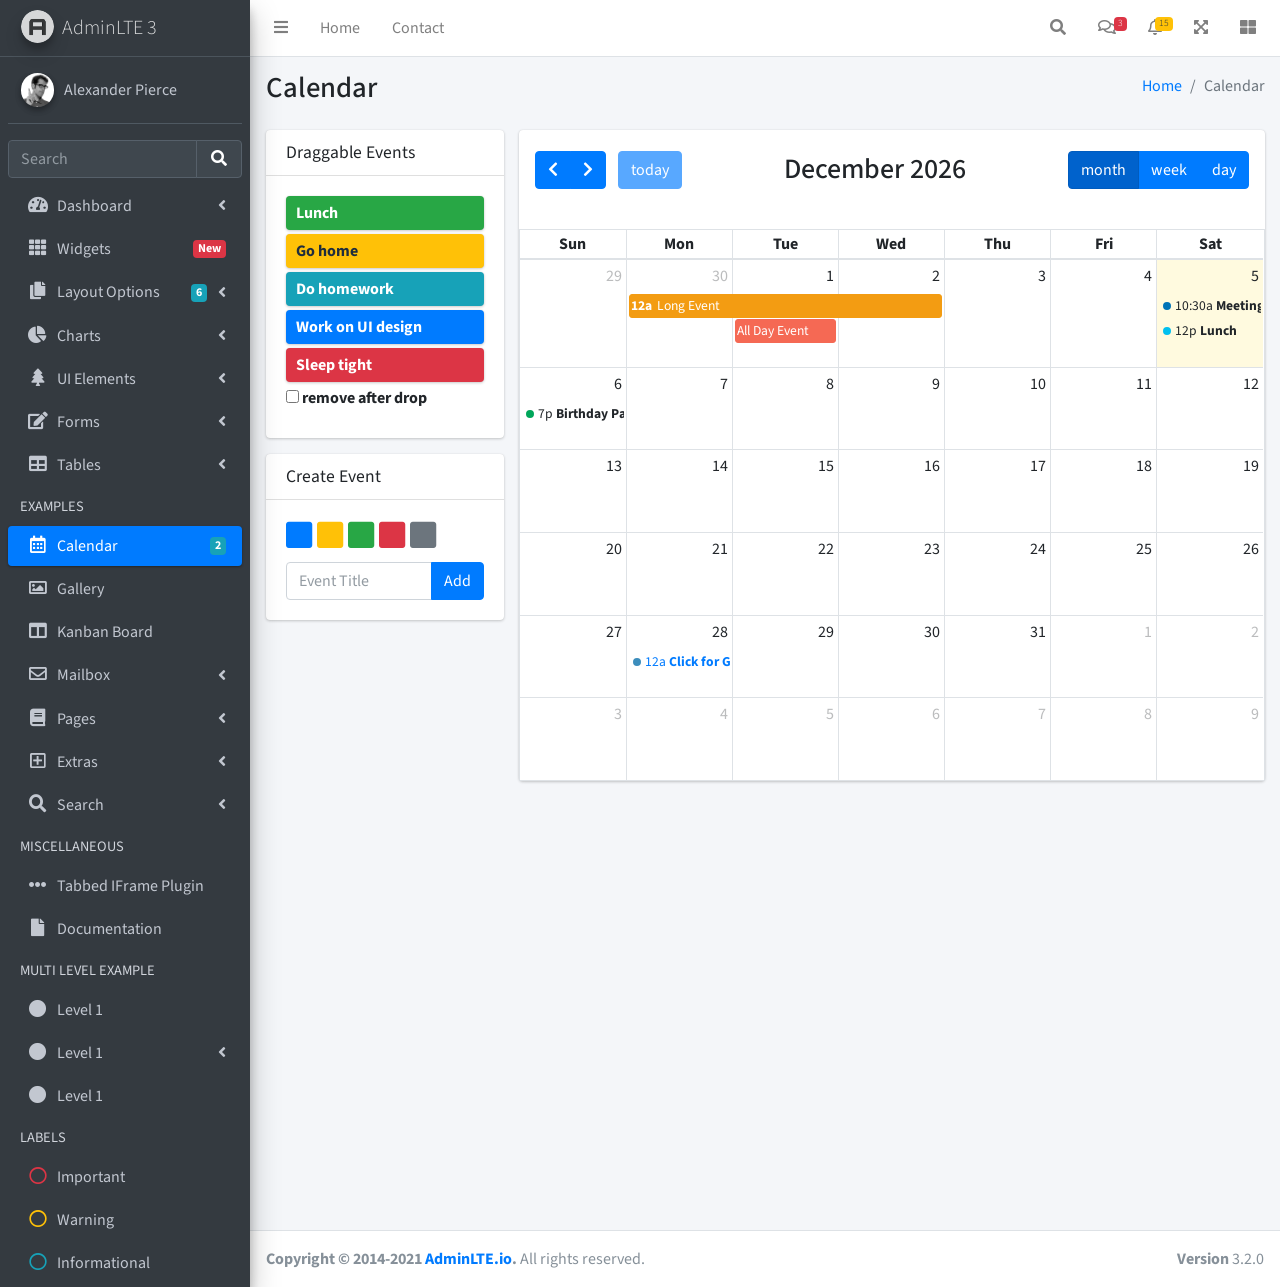
<file: public/template/AdminLTE-3.2.0/pages/calendar.html>
<!DOCTYPE html>
<html lang="en">
<head>
  <meta charset="utf-8">
  <meta name="viewport" content="width=device-width, initial-scale=1">
  <title>AdminLTE 3 | Calendar</title>

  <!-- Google Font: Source Sans Pro -->
  <link rel="stylesheet" href="https://fonts.googleapis.com/css?family=Source+Sans+Pro:300,400,400i,700&display=fallback">
  <!-- Font Awesome -->
  <link rel="stylesheet" href="../plugins/fontawesome-free/css/all.min.css">
  <!-- fullCalendar -->
  <link rel="stylesheet" href="../plugins/fullcalendar/main.css">
  <!-- Theme style -->
  <link rel="stylesheet" href="../dist/css/adminlte.min.css">
</head>
<body class="hold-transition sidebar-mini">
<div class="wrapper">
  <!-- Navbar -->
  <nav class="main-header navbar navbar-expand navbar-white navbar-light">
    <!-- Left navbar links -->
    <ul class="navbar-nav">
      <li class="nav-item">
        <a class="nav-link" data-widget="pushmenu" href="#" role="button"><i class="fas fa-bars"></i></a>
      </li>
      <li class="nav-item d-none d-sm-inline-block">
        <a href="../index3.html" class="nav-link">Home</a>
      </li>
      <li class="nav-item d-none d-sm-inline-block">
        <a href="#" class="nav-link">Contact</a>
      </li>
    </ul>

    <!-- Right navbar links -->
    <ul class="navbar-nav ml-auto">
      <!-- Navbar Search -->
      <li class="nav-item">
        <a class="nav-link" data-widget="navbar-search" href="#" role="button">
          <i class="fas fa-search"></i>
        </a>
        <div class="navbar-search-block">
          <form class="form-inline">
            <div class="input-group input-group-sm">
              <input class="form-control form-control-navbar" type="search" placeholder="Search" aria-label="Search">
              <div class="input-group-append">
                <button class="btn btn-navbar" type="submit">
                  <i class="fas fa-search"></i>
                </button>
                <button class="btn btn-navbar" type="button" data-widget="navbar-search">
                  <i class="fas fa-times"></i>
                </button>
              </div>
            </div>
          </form>
        </div>
      </li>

      <!-- Messages Dropdown Menu -->
      <li class="nav-item dropdown">
        <a class="nav-link" data-toggle="dropdown" href="#">
          <i class="far fa-comments"></i>
          <span class="badge badge-danger navbar-badge">3</span>
        </a>
        <div class="dropdown-menu dropdown-menu-lg dropdown-menu-right">
          <a href="#" class="dropdown-item">
            <!-- Message Start -->
            <div class="media">
              <img src="../dist/img/user1-128x128.jpg" alt="User Avatar" class="img-size-50 mr-3 img-circle">
              <div class="media-body">
                <h3 class="dropdown-item-title">
                  Brad Diesel
                  <span class="float-right text-sm text-danger"><i class="fas fa-star"></i></span>
                </h3>
                <p class="text-sm">Call me whenever you can...</p>
                <p class="text-sm text-muted"><i class="far fa-clock mr-1"></i> 4 Hours Ago</p>
              </div>
            </div>
            <!-- Message End -->
          </a>
          <div class="dropdown-divider"></div>
          <a href="#" class="dropdown-item">
            <!-- Message Start -->
            <div class="media">
              <img src="../dist/img/user8-128x128.jpg" alt="User Avatar" class="img-size-50 img-circle mr-3">
              <div class="media-body">
                <h3 class="dropdown-item-title">
                  John Pierce
                  <span class="float-right text-sm text-muted"><i class="fas fa-star"></i></span>
                </h3>
                <p class="text-sm">I got your message bro</p>
                <p class="text-sm text-muted"><i class="far fa-clock mr-1"></i> 4 Hours Ago</p>
              </div>
            </div>
            <!-- Message End -->
          </a>
          <div class="dropdown-divider"></div>
          <a href="#" class="dropdown-item">
            <!-- Message Start -->
            <div class="media">
              <img src="../dist/img/user3-128x128.jpg" alt="User Avatar" class="img-size-50 img-circle mr-3">
              <div class="media-body">
                <h3 class="dropdown-item-title">
                  Nora Silvester
                  <span class="float-right text-sm text-warning"><i class="fas fa-star"></i></span>
                </h3>
                <p class="text-sm">The subject goes here</p>
                <p class="text-sm text-muted"><i class="far fa-clock mr-1"></i> 4 Hours Ago</p>
              </div>
            </div>
            <!-- Message End -->
          </a>
          <div class="dropdown-divider"></div>
          <a href="#" class="dropdown-item dropdown-footer">See All Messages</a>
        </div>
      </li>
      <!-- Notifications Dropdown Menu -->
      <li class="nav-item dropdown">
        <a class="nav-link" data-toggle="dropdown" href="#">
          <i class="far fa-bell"></i>
          <span class="badge badge-warning navbar-badge">15</span>
        </a>
        <div class="dropdown-menu dropdown-menu-lg dropdown-menu-right">
          <span class="dropdown-item dropdown-header">15 Notifications</span>
          <div class="dropdown-divider"></div>
          <a href="#" class="dropdown-item">
            <i class="fas fa-envelope mr-2"></i> 4 new messages
            <span class="float-right text-muted text-sm">3 mins</span>
          </a>
          <div class="dropdown-divider"></div>
          <a href="#" class="dropdown-item">
            <i class="fas fa-users mr-2"></i> 8 friend requests
            <span class="float-right text-muted text-sm">12 hours</span>
          </a>
          <div class="dropdown-divider"></div>
          <a href="#" class="dropdown-item">
            <i class="fas fa-file mr-2"></i> 3 new reports
            <span class="float-right text-muted text-sm">2 days</span>
          </a>
          <div class="dropdown-divider"></div>
          <a href="#" class="dropdown-item dropdown-footer">See All Notifications</a>
        </div>
      </li>
      <li class="nav-item">
        <a class="nav-link" data-widget="fullscreen" href="#" role="button">
          <i class="fas fa-expand-arrows-alt"></i>
        </a>
      </li>
      <li class="nav-item">
        <a class="nav-link" data-widget="control-sidebar" data-slide="true" href="#" role="button">
          <i class="fas fa-th-large"></i>
        </a>
      </li>
    </ul>
  </nav>
  <!-- /.navbar -->

  <!-- Main Sidebar Container -->
  <aside class="main-sidebar sidebar-dark-primary elevation-4">
    <!-- Brand Logo -->
    <a href="../index3.html" class="brand-link">
      <img src="../dist/img/AdminLTELogo.png" alt="AdminLTE Logo" class="brand-image img-circle elevation-3" style="opacity: .8">
      <span class="brand-text font-weight-light">AdminLTE 3</span>
    </a>

    <!-- Sidebar -->
    <div class="sidebar">
      <!-- Sidebar user panel (optional) -->
      <div class="user-panel mt-3 pb-3 mb-3 d-flex">
        <div class="image">
          <img src="../dist/img/user2-160x160.jpg" class="img-circle elevation-2" alt="User Image">
        </div>
        <div class="info">
          <a href="#" class="d-block">Alexander Pierce</a>
        </div>
      </div>

      <!-- SidebarSearch Form -->
      <div class="form-inline">
        <div class="input-group" data-widget="sidebar-search">
          <input class="form-control form-control-sidebar" type="search" placeholder="Search" aria-label="Search">
          <div class="input-group-append">
            <button class="btn btn-sidebar">
              <i class="fas fa-search fa-fw"></i>
            </button>
          </div>
        </div>
      </div>

      <!-- Sidebar Menu -->
      <nav class="mt-2">
        <ul class="nav nav-pills nav-sidebar flex-column" data-widget="treeview" role="menu" data-accordion="false">
          <!-- Add icons to the links using the .nav-icon class
               with font-awesome or any other icon font library -->
          <li class="nav-item">
            <a href="#" class="nav-link">
              <i class="nav-icon fas fa-tachometer-alt"></i>
              <p>
                Dashboard
                <i class="right fas fa-angle-left"></i>
              </p>
            </a>
            <ul class="nav nav-treeview">
              <li class="nav-item">
                <a href="../index.html" class="nav-link">
                  <i class="far fa-circle nav-icon"></i>
                  <p>Dashboard v1</p>
                </a>
              </li>
              <li class="nav-item">
                <a href="../index2.html" class="nav-link">
                  <i class="far fa-circle nav-icon"></i>
                  <p>Dashboard v2</p>
                </a>
              </li>
              <li class="nav-item">
                <a href="../index3.html" class="nav-link">
                  <i class="far fa-circle nav-icon"></i>
                  <p>Dashboard v3</p>
                </a>
              </li>
            </ul>
          </li>
          <li class="nav-item">
            <a href="widgets.html" class="nav-link">
              <i class="nav-icon fas fa-th"></i>
              <p>
                Widgets
                <span class="right badge badge-danger">New</span>
              </p>
            </a>
          </li>
          <li class="nav-item">
            <a href="#" class="nav-link">
              <i class="nav-icon fas fa-copy"></i>
              <p>
                Layout Options
                <i class="fas fa-angle-left right"></i>
                <span class="badge badge-info right">6</span>
              </p>
            </a>
            <ul class="nav nav-treeview">
              <li class="nav-item">
                <a href="layout/top-nav.html" class="nav-link">
                  <i class="far fa-circle nav-icon"></i>
                  <p>Top Navigation</p>
                </a>
              </li>
              <li class="nav-item">
                <a href="layout/top-nav-sidebar.html" class="nav-link">
                  <i class="far fa-circle nav-icon"></i>
                  <p>Top Navigation + Sidebar</p>
                </a>
              </li>
              <li class="nav-item">
                <a href="layout/boxed.html" class="nav-link">
                  <i class="far fa-circle nav-icon"></i>
                  <p>Boxed</p>
                </a>
              </li>
              <li class="nav-item">
                <a href="layout/fixed-sidebar.html" class="nav-link">
                  <i class="far fa-circle nav-icon"></i>
                  <p>Fixed Sidebar</p>
                </a>
              </li>
              <li class="nav-item">
                <a href="layout/fixed-sidebar-custom.html" class="nav-link">
                  <i class="far fa-circle nav-icon"></i>
                  <p>Fixed Sidebar <small>+ Custom Area</small></p>
                </a>
              </li>
              <li class="nav-item">
                <a href="layout/fixed-topnav.html" class="nav-link">
                  <i class="far fa-circle nav-icon"></i>
                  <p>Fixed Navbar</p>
                </a>
              </li>
              <li class="nav-item">
                <a href="layout/fixed-footer.html" class="nav-link">
                  <i class="far fa-circle nav-icon"></i>
                  <p>Fixed Footer</p>
                </a>
              </li>
              <li class="nav-item">
                <a href="layout/collapsed-sidebar.html" class="nav-link">
                  <i class="far fa-circle nav-icon"></i>
                  <p>Collapsed Sidebar</p>
                </a>
              </li>
            </ul>
          </li>
          <li class="nav-item">
            <a href="#" class="nav-link">
              <i class="nav-icon fas fa-chart-pie"></i>
              <p>
                Charts
                <i class="right fas fa-angle-left"></i>
              </p>
            </a>
            <ul class="nav nav-treeview">
              <li class="nav-item">
                <a href="charts/chartjs.html" class="nav-link">
                  <i class="far fa-circle nav-icon"></i>
                  <p>ChartJS</p>
                </a>
              </li>
              <li class="nav-item">
                <a href="charts/flot.html" class="nav-link">
                  <i class="far fa-circle nav-icon"></i>
                  <p>Flot</p>
                </a>
              </li>
              <li class="nav-item">
                <a href="charts/inline.html" class="nav-link">
                  <i class="far fa-circle nav-icon"></i>
                  <p>Inline</p>
                </a>
              </li>
              <li class="nav-item">
                <a href="charts/uplot.html" class="nav-link">
                  <i class="far fa-circle nav-icon"></i>
                  <p>uPlot</p>
                </a>
              </li>
            </ul>
          </li>
          <li class="nav-item">
            <a href="#" class="nav-link">
              <i class="nav-icon fas fa-tree"></i>
              <p>
                UI Elements
                <i class="fas fa-angle-left right"></i>
              </p>
            </a>
            <ul class="nav nav-treeview">
              <li class="nav-item">
                <a href="UI/general.html" class="nav-link">
                  <i class="far fa-circle nav-icon"></i>
                  <p>General</p>
                </a>
              </li>
              <li class="nav-item">
                <a href="UI/icons.html" class="nav-link">
                  <i class="far fa-circle nav-icon"></i>
                  <p>Icons</p>
                </a>
              </li>
              <li class="nav-item">
                <a href="UI/buttons.html" class="nav-link">
                  <i class="far fa-circle nav-icon"></i>
                  <p>Buttons</p>
                </a>
              </li>
              <li class="nav-item">
                <a href="UI/sliders.html" class="nav-link">
                  <i class="far fa-circle nav-icon"></i>
                  <p>Sliders</p>
                </a>
              </li>
              <li class="nav-item">
                <a href="UI/modals.html" class="nav-link">
                  <i class="far fa-circle nav-icon"></i>
                  <p>Modals & Alerts</p>
                </a>
              </li>
              <li class="nav-item">
                <a href="UI/navbar.html" class="nav-link">
                  <i class="far fa-circle nav-icon"></i>
                  <p>Navbar & Tabs</p>
                </a>
              </li>
              <li class="nav-item">
                <a href="UI/timeline.html" class="nav-link">
                  <i class="far fa-circle nav-icon"></i>
                  <p>Timeline</p>
                </a>
              </li>
              <li class="nav-item">
                <a href="UI/ribbons.html" class="nav-link">
                  <i class="far fa-circle nav-icon"></i>
                  <p>Ribbons</p>
                </a>
              </li>
            </ul>
          </li>
          <li class="nav-item">
            <a href="#" class="nav-link">
              <i class="nav-icon fas fa-edit"></i>
              <p>
                Forms
                <i class="fas fa-angle-left right"></i>
              </p>
            </a>
            <ul class="nav nav-treeview">
              <li class="nav-item">
                <a href="forms/general.html" class="nav-link">
                  <i class="far fa-circle nav-icon"></i>
                  <p>General Elements</p>
                </a>
              </li>
              <li class="nav-item">
                <a href="forms/advanced.html" class="nav-link">
                  <i class="far fa-circle nav-icon"></i>
                  <p>Advanced Elements</p>
                </a>
              </li>
              <li class="nav-item">
                <a href="forms/editors.html" class="nav-link">
                  <i class="far fa-circle nav-icon"></i>
                  <p>Editors</p>
                </a>
              </li>
              <li class="nav-item">
                <a href="forms/validation.html" class="nav-link">
                  <i class="far fa-circle nav-icon"></i>
                  <p>Validation</p>
                </a>
              </li>
            </ul>
          </li>
          <li class="nav-item">
            <a href="#" class="nav-link">
              <i class="nav-icon fas fa-table"></i>
              <p>
                Tables
                <i class="fas fa-angle-left right"></i>
              </p>
            </a>
            <ul class="nav nav-treeview">
              <li class="nav-item">
                <a href="tables/simple.html" class="nav-link">
                  <i class="far fa-circle nav-icon"></i>
                  <p>Simple Tables</p>
                </a>
              </li>
              <li class="nav-item">
                <a href="tables/data.html" class="nav-link">
                  <i class="far fa-circle nav-icon"></i>
                  <p>DataTables</p>
                </a>
              </li>
              <li class="nav-item">
                <a href="tables/jsgrid.html" class="nav-link">
                  <i class="far fa-circle nav-icon"></i>
                  <p>jsGrid</p>
                </a>
              </li>
            </ul>
          </li>
          <li class="nav-header">EXAMPLES</li>
          <li class="nav-item">
            <a href="calendar.html" class="nav-link active">
              <i class="nav-icon far fa-calendar-alt"></i>
              <p>
                Calendar
                <span class="badge badge-info right">2</span>
              </p>
            </a>
          </li>
          <li class="nav-item">
            <a href="gallery.html" class="nav-link">
              <i class="nav-icon far fa-image"></i>
              <p>
                Gallery
              </p>
            </a>
          </li>
          <li class="nav-item">
            <a href="kanban.html" class="nav-link">
              <i class="nav-icon fas fa-columns"></i>
              <p>
                Kanban Board
              </p>
            </a>
          </li>
          <li class="nav-item">
            <a href="#" class="nav-link">
              <i class="nav-icon far fa-envelope"></i>
              <p>
                Mailbox
                <i class="fas fa-angle-left right"></i>
              </p>
            </a>
            <ul class="nav nav-treeview">
              <li class="nav-item">
                <a href="mailbox/mailbox.html" class="nav-link">
                  <i class="far fa-circle nav-icon"></i>
                  <p>Inbox</p>
                </a>
              </li>
              <li class="nav-item">
                <a href="mailbox/compose.html" class="nav-link">
                  <i class="far fa-circle nav-icon"></i>
                  <p>Compose</p>
                </a>
              </li>
              <li class="nav-item">
                <a href="mailbox/read-mail.html" class="nav-link">
                  <i class="far fa-circle nav-icon"></i>
                  <p>Read</p>
                </a>
              </li>
            </ul>
          </li>
          <li class="nav-item">
            <a href="#" class="nav-link">
              <i class="nav-icon fas fa-book"></i>
              <p>
                Pages
                <i class="fas fa-angle-left right"></i>
              </p>
            </a>
            <ul class="nav nav-treeview">
              <li class="nav-item">
                <a href="examples/invoice.html" class="nav-link">
                  <i class="far fa-circle nav-icon"></i>
                  <p>Invoice</p>
                </a>
              </li>
              <li class="nav-item">
                <a href="examples/profile.html" class="nav-link">
                  <i class="far fa-circle nav-icon"></i>
                  <p>Profile</p>
                </a>
              </li>
              <li class="nav-item">
                <a href="examples/e-commerce.html" class="nav-link">
                  <i class="far fa-circle nav-icon"></i>
                  <p>E-commerce</p>
                </a>
              </li>
              <li class="nav-item">
                <a href="examples/projects.html" class="nav-link">
                  <i class="far fa-circle nav-icon"></i>
                  <p>Projects</p>
                </a>
              </li>
              <li class="nav-item">
                <a href="examples/project-add.html" class="nav-link">
                  <i class="far fa-circle nav-icon"></i>
                  <p>Project Add</p>
                </a>
              </li>
              <li class="nav-item">
                <a href="examples/project-edit.html" class="nav-link">
                  <i class="far fa-circle nav-icon"></i>
                  <p>Project Edit</p>
                </a>
              </li>
              <li class="nav-item">
                <a href="examples/project-detail.html" class="nav-link">
                  <i class="far fa-circle nav-icon"></i>
                  <p>Project Detail</p>
                </a>
              </li>
              <li class="nav-item">
                <a href="examples/contacts.html" class="nav-link">
                  <i class="far fa-circle nav-icon"></i>
                  <p>Contacts</p>
                </a>
              </li>
              <li class="nav-item">
                <a href="examples/faq.html" class="nav-link">
                  <i class="far fa-circle nav-icon"></i>
                  <p>FAQ</p>
                </a>
              </li>
              <li class="nav-item">
                <a href="examples/contact-us.html" class="nav-link">
                  <i class="far fa-circle nav-icon"></i>
                  <p>Contact us</p>
                </a>
              </li>
            </ul>
          </li>
          <li class="nav-item">
            <a href="#" class="nav-link">
              <i class="nav-icon far fa-plus-square"></i>
              <p>
                Extras
                <i class="fas fa-angle-left right"></i>
              </p>
            </a>
            <ul class="nav nav-treeview">
              <li class="nav-item">
                <a href="#" class="nav-link">
                  <i class="far fa-circle nav-icon"></i>
                  <p>
                    Login & Register v1
                    <i class="fas fa-angle-left right"></i>
                  </p>
                </a>
                <ul class="nav nav-treeview">
                  <li class="nav-item">
                    <a href="examples/login.html" class="nav-link">
                      <i class="far fa-circle nav-icon"></i>
                      <p>Login v1</p>
                    </a>
                  </li>
                  <li class="nav-item">
                    <a href="examples/register.html" class="nav-link">
                      <i class="far fa-circle nav-icon"></i>
                      <p>Register v1</p>
                    </a>
                  </li>
                  <li class="nav-item">
                    <a href="examples/forgot-password.html" class="nav-link">
                      <i class="far fa-circle nav-icon"></i>
                      <p>Forgot Password v1</p>
                    </a>
                  </li>
                  <li class="nav-item">
                    <a href="examples/recover-password.html" class="nav-link">
                      <i class="far fa-circle nav-icon"></i>
                      <p>Recover Password v1</p>
                    </a>
                  </li>
                </ul>
              </li>
              <li class="nav-item">
                <a href="#" class="nav-link">
                  <i class="far fa-circle nav-icon"></i>
                  <p>
                    Login & Register v2
                    <i class="fas fa-angle-left right"></i>
                  </p>
                </a>
                <ul class="nav nav-treeview">
                  <li class="nav-item">
                    <a href="examples/login-v2.html" class="nav-link">
                      <i class="far fa-circle nav-icon"></i>
                      <p>Login v2</p>
                    </a>
                  </li>
                  <li class="nav-item">
                    <a href="examples/register-v2.html" class="nav-link">
                      <i class="far fa-circle nav-icon"></i>
                      <p>Register v2</p>
                    </a>
                  </li>
                  <li class="nav-item">
                    <a href="examples/forgot-password-v2.html" class="nav-link">
                      <i class="far fa-circle nav-icon"></i>
                      <p>Forgot Password v2</p>
                    </a>
                  </li>
                  <li class="nav-item">
                    <a href="examples/recover-password-v2.html" class="nav-link">
                      <i class="far fa-circle nav-icon"></i>
                      <p>Recover Password v2</p>
                    </a>
                  </li>
                </ul>
              </li>
              <li class="nav-item">
                <a href="examples/lockscreen.html" class="nav-link">
                  <i class="far fa-circle nav-icon"></i>
                  <p>Lockscreen</p>
                </a>
              </li>
              <li class="nav-item">
                <a href="examples/legacy-user-menu.html" class="nav-link">
                  <i class="far fa-circle nav-icon"></i>
                  <p>Legacy User Menu</p>
                </a>
              </li>
              <li class="nav-item">
                <a href="examples/language-menu.html" class="nav-link">
                  <i class="far fa-circle nav-icon"></i>
                  <p>Language Menu</p>
                </a>
              </li>
              <li class="nav-item">
                <a href="examples/404.html" class="nav-link">
                  <i class="far fa-circle nav-icon"></i>
                  <p>Error 404</p>
                </a>
              </li>
              <li class="nav-item">
                <a href="examples/500.html" class="nav-link">
                  <i class="far fa-circle nav-icon"></i>
                  <p>Error 500</p>
                </a>
              </li>
              <li class="nav-item">
                <a href="examples/pace.html" class="nav-link">
                  <i class="far fa-circle nav-icon"></i>
                  <p>Pace</p>
                </a>
              </li>
              <li class="nav-item">
                <a href="examples/blank.html" class="nav-link">
                  <i class="far fa-circle nav-icon"></i>
                  <p>Blank Page</p>
                </a>
              </li>
              <li class="nav-item">
                <a href="../starter.html" class="nav-link">
                  <i class="far fa-circle nav-icon"></i>
                  <p>Starter Page</p>
                </a>
              </li>
            </ul>
          </li>
          <li class="nav-item">
            <a href="#" class="nav-link">
              <i class="nav-icon fas fa-search"></i>
              <p>
                Search
                <i class="fas fa-angle-left right"></i>
              </p>
            </a>
            <ul class="nav nav-treeview">
              <li class="nav-item">
                <a href="search/simple.html" class="nav-link">
                  <i class="far fa-circle nav-icon"></i>
                  <p>Simple Search</p>
                </a>
              </li>
              <li class="nav-item">
                <a href="search/enhanced.html" class="nav-link">
                  <i class="far fa-circle nav-icon"></i>
                  <p>Enhanced</p>
                </a>
              </li>
            </ul>
          </li>
          <li class="nav-header">MISCELLANEOUS</li>
          <li class="nav-item">
            <a href="../iframe.html" class="nav-link">
              <i class="nav-icon fas fa-ellipsis-h"></i>
              <p>Tabbed IFrame Plugin</p>
            </a>
          </li>
          <li class="nav-item">
            <a href="https://adminlte.io/docs/3.1/" class="nav-link">
              <i class="nav-icon fas fa-file"></i>
              <p>Documentation</p>
            </a>
          </li>
          <li class="nav-header">MULTI LEVEL EXAMPLE</li>
          <li class="nav-item">
            <a href="#" class="nav-link">
              <i class="fas fa-circle nav-icon"></i>
              <p>Level 1</p>
            </a>
          </li>
          <li class="nav-item">
            <a href="#" class="nav-link">
              <i class="nav-icon fas fa-circle"></i>
              <p>
                Level 1
                <i class="right fas fa-angle-left"></i>
              </p>
            </a>
            <ul class="nav nav-treeview">
              <li class="nav-item">
                <a href="#" class="nav-link">
                  <i class="far fa-circle nav-icon"></i>
                  <p>Level 2</p>
                </a>
              </li>
              <li class="nav-item">
                <a href="#" class="nav-link">
                  <i class="far fa-circle nav-icon"></i>
                  <p>
                    Level 2
                    <i class="right fas fa-angle-left"></i>
                  </p>
                </a>
                <ul class="nav nav-treeview">
                  <li class="nav-item">
                    <a href="#" class="nav-link">
                      <i class="far fa-dot-circle nav-icon"></i>
                      <p>Level 3</p>
                    </a>
                  </li>
                  <li class="nav-item">
                    <a href="#" class="nav-link">
                      <i class="far fa-dot-circle nav-icon"></i>
                      <p>Level 3</p>
                    </a>
                  </li>
                  <li class="nav-item">
                    <a href="#" class="nav-link">
                      <i class="far fa-dot-circle nav-icon"></i>
                      <p>Level 3</p>
                    </a>
                  </li>
                </ul>
              </li>
              <li class="nav-item">
                <a href="#" class="nav-link">
                  <i class="far fa-circle nav-icon"></i>
                  <p>Level 2</p>
                </a>
              </li>
            </ul>
          </li>
          <li class="nav-item">
            <a href="#" class="nav-link">
              <i class="fas fa-circle nav-icon"></i>
              <p>Level 1</p>
            </a>
          </li>
          <li class="nav-header">LABELS</li>
          <li class="nav-item">
            <a href="#" class="nav-link">
              <i class="nav-icon far fa-circle text-danger"></i>
              <p class="text">Important</p>
            </a>
          </li>
          <li class="nav-item">
            <a href="#" class="nav-link">
              <i class="nav-icon far fa-circle text-warning"></i>
              <p>Warning</p>
            </a>
          </li>
          <li class="nav-item">
            <a href="#" class="nav-link">
              <i class="nav-icon far fa-circle text-info"></i>
              <p>Informational</p>
            </a>
          </li>
        </ul>
      </nav>
      <!-- /.sidebar-menu -->
    </div>
    <!-- /.sidebar -->
  </aside>

  <!-- Content Wrapper. Contains page content -->
  <div class="content-wrapper">
    <!-- Content Header (Page header) -->
    <section class="content-header">
      <div class="container-fluid">
        <div class="row mb-2">
          <div class="col-sm-6">
            <h1>Calendar</h1>
          </div>
          <div class="col-sm-6">
            <ol class="breadcrumb float-sm-right">
              <li class="breadcrumb-item"><a href="#">Home</a></li>
              <li class="breadcrumb-item active">Calendar</li>
            </ol>
          </div>
        </div>
      </div><!-- /.container-fluid -->
    </section>

    <!-- Main content -->
    <section class="content">
      <div class="container-fluid">
        <div class="row">
          <div class="col-md-3">
            <div class="sticky-top mb-3">
              <div class="card">
                <div class="card-header">
                  <h4 class="card-title">Draggable Events</h4>
                </div>
                <div class="card-body">
                  <!-- the events -->
                  <div id="external-events">
                    <div class="external-event bg-success">Lunch</div>
                    <div class="external-event bg-warning">Go home</div>
                    <div class="external-event bg-info">Do homework</div>
                    <div class="external-event bg-primary">Work on UI design</div>
                    <div class="external-event bg-danger">Sleep tight</div>
                    <div class="checkbox">
                      <label for="drop-remove">
                        <input type="checkbox" id="drop-remove">
                        remove after drop
                      </label>
                    </div>
                  </div>
                </div>
                <!-- /.card-body -->
              </div>
              <!-- /.card -->
              <div class="card">
                <div class="card-header">
                  <h3 class="card-title">Create Event</h3>
                </div>
                <div class="card-body">
                  <div class="btn-group" style="width: 100%; margin-bottom: 10px;">
                    <ul class="fc-color-picker" id="color-chooser">
                      <li><a class="text-primary" href="#"><i class="fas fa-square"></i></a></li>
                      <li><a class="text-warning" href="#"><i class="fas fa-square"></i></a></li>
                      <li><a class="text-success" href="#"><i class="fas fa-square"></i></a></li>
                      <li><a class="text-danger" href="#"><i class="fas fa-square"></i></a></li>
                      <li><a class="text-muted" href="#"><i class="fas fa-square"></i></a></li>
                    </ul>
                  </div>
                  <!-- /btn-group -->
                  <div class="input-group">
                    <input id="new-event" type="text" class="form-control" placeholder="Event Title">

                    <div class="input-group-append">
                      <button id="add-new-event" type="button" class="btn btn-primary">Add</button>
                    </div>
                    <!-- /btn-group -->
                  </div>
                  <!-- /input-group -->
                </div>
              </div>
            </div>
          </div>
          <!-- /.col -->
          <div class="col-md-9">
            <div class="card card-primary">
              <div class="card-body p-0">
                <!-- THE CALENDAR -->
                <div id="calendar"></div>
              </div>
              <!-- /.card-body -->
            </div>
            <!-- /.card -->
          </div>
          <!-- /.col -->
        </div>
        <!-- /.row -->
      </div><!-- /.container-fluid -->
    </section>
    <!-- /.content -->
  </div>
  <!-- /.content-wrapper -->

  <footer class="main-footer">
    <div class="float-right d-none d-sm-block">
      <b>Version</b> 3.2.0
    </div>
    <strong>Copyright &copy; 2014-2021 <a href="https://adminlte.io">AdminLTE.io</a>.</strong> All rights reserved.
  </footer>

  <!-- Control Sidebar -->
  <aside class="control-sidebar control-sidebar-dark">
    <!-- Control sidebar content goes here -->
  </aside>
  <!-- /.control-sidebar -->
</div>
<!-- ./wrapper -->

<!-- jQuery -->
<script src="../plugins/jquery/jquery.min.js"></script>
<!-- Bootstrap -->
<script src="../plugins/bootstrap/js/bootstrap.bundle.min.js"></script>
<!-- jQuery UI -->
<script src="../plugins/jquery-ui/jquery-ui.min.js"></script>
<!-- AdminLTE App -->
<script src="../dist/js/adminlte.min.js"></script>
<!-- fullCalendar 2.2.5 -->
<script src="../plugins/moment/moment.min.js"></script>
<script src="../plugins/fullcalendar/main.js"></script>
<!-- AdminLTE for demo purposes -->
<script src="../dist/js/demo.js"></script>
<!-- Page specific script -->
<script>
  $(function () {

    /* initialize the external events
     -----------------------------------------------------------------*/
    function ini_events(ele) {
      ele.each(function () {

        // create an Event Object (https://fullcalendar.io/docs/event-object)
        // it doesn't need to have a start or end
        var eventObject = {
          title: $.trim($(this).text()) // use the element's text as the event title
        }

        // store the Event Object in the DOM element so we can get to it later
        $(this).data('eventObject', eventObject)

        // make the event draggable using jQuery UI
        $(this).draggable({
          zIndex        : 1070,
          revert        : true, // will cause the event to go back to its
          revertDuration: 0  //  original position after the drag
        })

      })
    }

    ini_events($('#external-events div.external-event'))

    /* initialize the calendar
     -----------------------------------------------------------------*/
    //Date for the calendar events (dummy data)
    var date = new Date()
    var d    = date.getDate(),
        m    = date.getMonth(),
        y    = date.getFullYear()

    var Calendar = FullCalendar.Calendar;
    var Draggable = FullCalendar.Draggable;

    var containerEl = document.getElementById('external-events');
    var checkbox = document.getElementById('drop-remove');
    var calendarEl = document.getElementById('calendar');

    // initialize the external events
    // -----------------------------------------------------------------

    new Draggable(containerEl, {
      itemSelector: '.external-event',
      eventData: function(eventEl) {
        return {
          title: eventEl.innerText,
          backgroundColor: window.getComputedStyle( eventEl ,null).getPropertyValue('background-color'),
          borderColor: window.getComputedStyle( eventEl ,null).getPropertyValue('background-color'),
          textColor: window.getComputedStyle( eventEl ,null).getPropertyValue('color'),
        };
      }
    });

    var calendar = new Calendar(calendarEl, {
      headerToolbar: {
        left  : 'prev,next today',
        center: 'title',
        right : 'dayGridMonth,timeGridWeek,timeGridDay'
      },
      themeSystem: 'bootstrap',
      //Random default events
      events: [
        {
          title          : 'All Day Event',
          start          : new Date(y, m, 1),
          backgroundColor: '#f56954', //red
          borderColor    : '#f56954', //red
          allDay         : true
        },
        {
          title          : 'Long Event',
          start          : new Date(y, m, d - 5),
          end            : new Date(y, m, d - 2),
          backgroundColor: '#f39c12', //yellow
          borderColor    : '#f39c12' //yellow
        },
        {
          title          : 'Meeting',
          start          : new Date(y, m, d, 10, 30),
          allDay         : false,
          backgroundColor: '#0073b7', //Blue
          borderColor    : '#0073b7' //Blue
        },
        {
          title          : 'Lunch',
          start          : new Date(y, m, d, 12, 0),
          end            : new Date(y, m, d, 14, 0),
          allDay         : false,
          backgroundColor: '#00c0ef', //Info (aqua)
          borderColor    : '#00c0ef' //Info (aqua)
        },
        {
          title          : 'Birthday Party',
          start          : new Date(y, m, d + 1, 19, 0),
          end            : new Date(y, m, d + 1, 22, 30),
          allDay         : false,
          backgroundColor: '#00a65a', //Success (green)
          borderColor    : '#00a65a' //Success (green)
        },
        {
          title          : 'Click for Google',
          start          : new Date(y, m, 28),
          end            : new Date(y, m, 29),
          url            : 'https://www.google.com/',
          backgroundColor: '#3c8dbc', //Primary (light-blue)
          borderColor    : '#3c8dbc' //Primary (light-blue)
        }
      ],
      editable  : true,
      droppable : true, // this allows things to be dropped onto the calendar !!!
      drop      : function(info) {
        // is the "remove after drop" checkbox checked?
        if (checkbox.checked) {
          // if so, remove the element from the "Draggable Events" list
          info.draggedEl.parentNode.removeChild(info.draggedEl);
        }
      }
    });

    calendar.render();
    // $('#calendar').fullCalendar()

    /* ADDING EVENTS */
    var currColor = '#3c8dbc' //Red by default
    // Color chooser button
    $('#color-chooser > li > a').click(function (e) {
      e.preventDefault()
      // Save color
      currColor = $(this).css('color')
      // Add color effect to button
      $('#add-new-event').css({
        'background-color': currColor,
        'border-color'    : currColor
      })
    })
    $('#add-new-event').click(function (e) {
      e.preventDefault()
      // Get value and make sure it is not null
      var val = $('#new-event').val()
      if (val.length == 0) {
        return
      }

      // Create events
      var event = $('<div />')
      event.css({
        'background-color': currColor,
        'border-color'    : currColor,
        'color'           : '#fff'
      }).addClass('external-event')
      event.text(val)
      $('#external-events').prepend(event)

      // Add draggable funtionality
      ini_events(event)

      // Remove event from text input
      $('#new-event').val('')
    })
  })
</script>
</body>
</html>
</file>
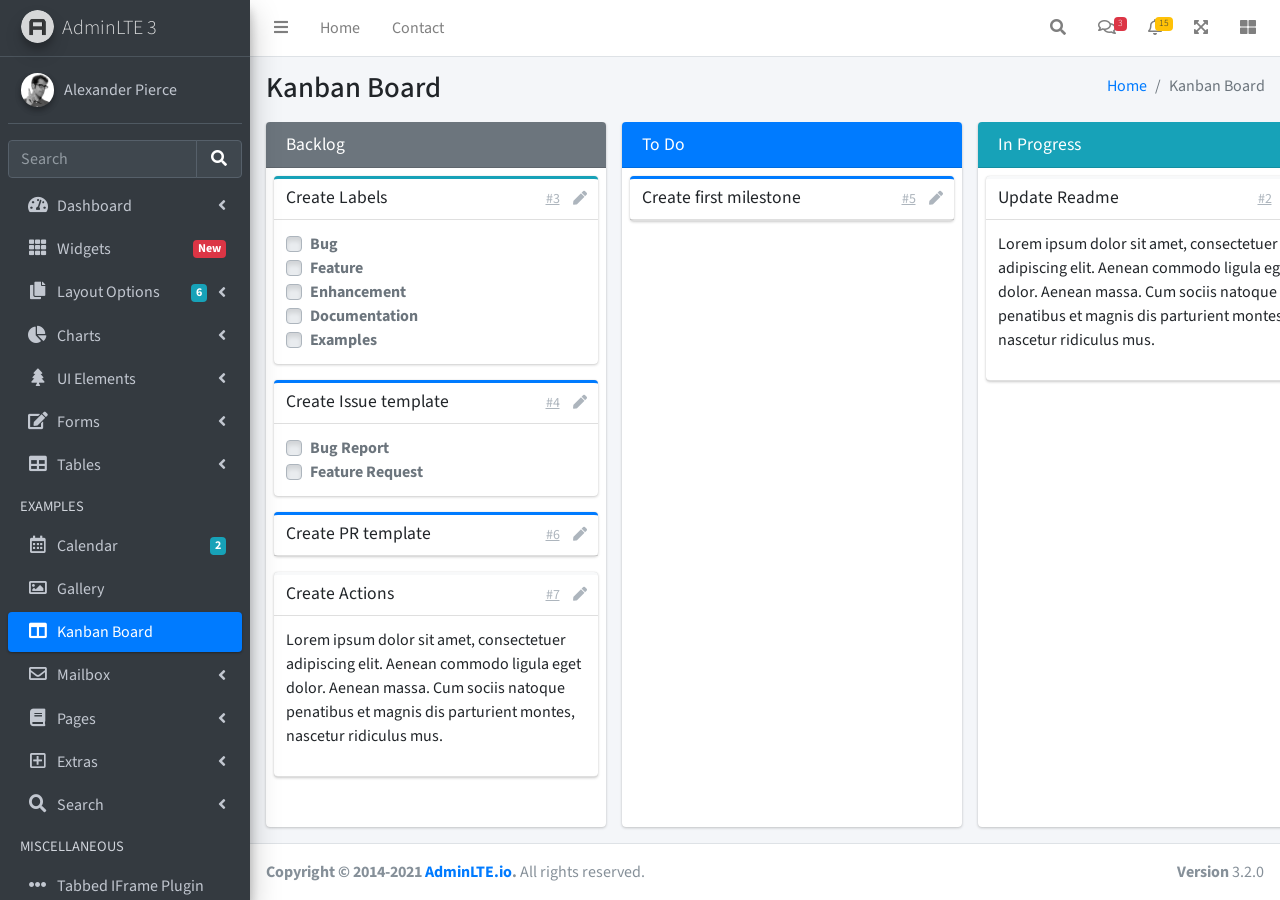
<file: public/template/AdminLTE-3.2.0/pages/kanban.html>
<!DOCTYPE html>
<html lang="en">
<head>
  <meta charset="utf-8">
  <meta name="viewport" content="width=device-width, initial-scale=1">
  <title>AdminLTE 3 | Kanban Board</title>

  <!-- Google Font: Source Sans Pro -->
  <link rel="stylesheet" href="https://fonts.googleapis.com/css?family=Source+Sans+Pro:300,400,400i,700&display=fallback">
  <!-- Font Awesome -->
  <link rel="stylesheet" href="../plugins/fontawesome-free/css/all.min.css">
  <!-- Ekko Lightbox -->
  <link rel="stylesheet" href="../plugins/ekko-lightbox/ekko-lightbox.css">
  <!-- Theme style -->
  <link rel="stylesheet" href="../dist/css/adminlte.min.css">
  <!-- overlayScrollbars -->
  <link rel="stylesheet" href="../plugins/overlayScrollbars/css/OverlayScrollbars.min.css">
</head>
<body class="hold-transition sidebar-mini layout-fixed">
<div class="wrapper">
  <!-- Navbar -->
  <nav class="main-header navbar navbar-expand navbar-white navbar-light">
    <!-- Left navbar links -->
    <ul class="navbar-nav">
      <li class="nav-item">
        <a class="nav-link" data-widget="pushmenu" href="#" role="button"><i class="fas fa-bars"></i></a>
      </li>
      <li class="nav-item d-none d-sm-inline-block">
        <a href="../index3.html" class="nav-link">Home</a>
      </li>
      <li class="nav-item d-none d-sm-inline-block">
        <a href="#" class="nav-link">Contact</a>
      </li>
    </ul>

    <!-- Right navbar links -->
    <ul class="navbar-nav ml-auto">
      <!-- Navbar Search -->
      <li class="nav-item">
        <a class="nav-link" data-widget="navbar-search" href="#" role="button">
          <i class="fas fa-search"></i>
        </a>
        <div class="navbar-search-block">
          <form class="form-inline">
            <div class="input-group input-group-sm">
              <input class="form-control form-control-navbar" type="search" placeholder="Search" aria-label="Search">
              <div class="input-group-append">
                <button class="btn btn-navbar" type="submit">
                  <i class="fas fa-search"></i>
                </button>
                <button class="btn btn-navbar" type="button" data-widget="navbar-search">
                  <i class="fas fa-times"></i>
                </button>
              </div>
            </div>
          </form>
        </div>
      </li>

      <!-- Messages Dropdown Menu -->
      <li class="nav-item dropdown">
        <a class="nav-link" data-toggle="dropdown" href="#">
          <i class="far fa-comments"></i>
          <span class="badge badge-danger navbar-badge">3</span>
        </a>
        <div class="dropdown-menu dropdown-menu-lg dropdown-menu-right">
          <a href="#" class="dropdown-item">
            <!-- Message Start -->
            <div class="media">
              <img src="../dist/img/user1-128x128.jpg" alt="User Avatar" class="img-size-50 mr-3 img-circle">
              <div class="media-body">
                <h3 class="dropdown-item-title">
                  Brad Diesel
                  <span class="float-right text-sm text-danger"><i class="fas fa-star"></i></span>
                </h3>
                <p class="text-sm">Call me whenever you can...</p>
                <p class="text-sm text-muted"><i class="far fa-clock mr-1"></i> 4 Hours Ago</p>
              </div>
            </div>
            <!-- Message End -->
          </a>
          <div class="dropdown-divider"></div>
          <a href="#" class="dropdown-item">
            <!-- Message Start -->
            <div class="media">
              <img src="../dist/img/user8-128x128.jpg" alt="User Avatar" class="img-size-50 img-circle mr-3">
              <div class="media-body">
                <h3 class="dropdown-item-title">
                  John Pierce
                  <span class="float-right text-sm text-muted"><i class="fas fa-star"></i></span>
                </h3>
                <p class="text-sm">I got your message bro</p>
                <p class="text-sm text-muted"><i class="far fa-clock mr-1"></i> 4 Hours Ago</p>
              </div>
            </div>
            <!-- Message End -->
          </a>
          <div class="dropdown-divider"></div>
          <a href="#" class="dropdown-item">
            <!-- Message Start -->
            <div class="media">
              <img src="../dist/img/user3-128x128.jpg" alt="User Avatar" class="img-size-50 img-circle mr-3">
              <div class="media-body">
                <h3 class="dropdown-item-title">
                  Nora Silvester
                  <span class="float-right text-sm text-warning"><i class="fas fa-star"></i></span>
                </h3>
                <p class="text-sm">The subject goes here</p>
                <p class="text-sm text-muted"><i class="far fa-clock mr-1"></i> 4 Hours Ago</p>
              </div>
            </div>
            <!-- Message End -->
          </a>
          <div class="dropdown-divider"></div>
          <a href="#" class="dropdown-item dropdown-footer">See All Messages</a>
        </div>
      </li>
      <!-- Notifications Dropdown Menu -->
      <li class="nav-item dropdown">
        <a class="nav-link" data-toggle="dropdown" href="#">
          <i class="far fa-bell"></i>
          <span class="badge badge-warning navbar-badge">15</span>
        </a>
        <div class="dropdown-menu dropdown-menu-lg dropdown-menu-right">
          <span class="dropdown-item dropdown-header">15 Notifications</span>
          <div class="dropdown-divider"></div>
          <a href="#" class="dropdown-item">
            <i class="fas fa-envelope mr-2"></i> 4 new messages
            <span class="float-right text-muted text-sm">3 mins</span>
          </a>
          <div class="dropdown-divider"></div>
          <a href="#" class="dropdown-item">
            <i class="fas fa-users mr-2"></i> 8 friend requests
            <span class="float-right text-muted text-sm">12 hours</span>
          </a>
          <div class="dropdown-divider"></div>
          <a href="#" class="dropdown-item">
            <i class="fas fa-file mr-2"></i> 3 new reports
            <span class="float-right text-muted text-sm">2 days</span>
          </a>
          <div class="dropdown-divider"></div>
          <a href="#" class="dropdown-item dropdown-footer">See All Notifications</a>
        </div>
      </li>
      <li class="nav-item">
        <a class="nav-link" data-widget="fullscreen" href="#" role="button">
          <i class="fas fa-expand-arrows-alt"></i>
        </a>
      </li>
      <li class="nav-item">
        <a class="nav-link" data-widget="control-sidebar" data-slide="true" href="#" role="button">
          <i class="fas fa-th-large"></i>
        </a>
      </li>
    </ul>
  </nav>
  <!-- /.navbar -->

  <!-- Main Sidebar Container -->
  <aside class="main-sidebar sidebar-dark-primary elevation-4">
    <!-- Brand Logo -->
    <a href="../index3.html" class="brand-link">
      <img src="../dist/img/AdminLTELogo.png" alt="AdminLTE Logo" class="brand-image img-circle elevation-3" style="opacity: .8">
      <span class="brand-text font-weight-light">AdminLTE 3</span>
    </a>

    <!-- Sidebar -->
    <div class="sidebar">
      <!-- Sidebar user panel (optional) -->
      <div class="user-panel mt-3 pb-3 mb-3 d-flex">
        <div class="image">
          <img src="../dist/img/user2-160x160.jpg" class="img-circle elevation-2" alt="User Image">
        </div>
        <div class="info">
          <a href="#" class="d-block">Alexander Pierce</a>
        </div>
      </div>

      <!-- SidebarSearch Form -->
      <div class="form-inline">
        <div class="input-group" data-widget="sidebar-search">
          <input class="form-control form-control-sidebar" type="search" placeholder="Search" aria-label="Search">
          <div class="input-group-append">
            <button class="btn btn-sidebar">
              <i class="fas fa-search fa-fw"></i>
            </button>
          </div>
        </div>
      </div>

      <!-- Sidebar Menu -->
      <nav class="mt-2">
        <ul class="nav nav-pills nav-sidebar flex-column" data-widget="treeview" role="menu" data-accordion="false">
          <!-- Add icons to the links using the .nav-icon class
               with font-awesome or any other icon font library -->
          <li class="nav-item">
            <a href="#" class="nav-link">
              <i class="nav-icon fas fa-tachometer-alt"></i>
              <p>
                Dashboard
                <i class="right fas fa-angle-left"></i>
              </p>
            </a>
            <ul class="nav nav-treeview">
              <li class="nav-item">
                <a href="../index.html" class="nav-link">
                  <i class="far fa-circle nav-icon"></i>
                  <p>Dashboard v1</p>
                </a>
              </li>
              <li class="nav-item">
                <a href="../index2.html" class="nav-link">
                  <i class="far fa-circle nav-icon"></i>
                  <p>Dashboard v2</p>
                </a>
              </li>
              <li class="nav-item">
                <a href="../index3.html" class="nav-link">
                  <i class="far fa-circle nav-icon"></i>
                  <p>Dashboard v3</p>
                </a>
              </li>
            </ul>
          </li>
          <li class="nav-item">
            <a href="widgets.html" class="nav-link">
              <i class="nav-icon fas fa-th"></i>
              <p>
                Widgets
                <span class="right badge badge-danger">New</span>
              </p>
            </a>
          </li>
          <li class="nav-item">
            <a href="#" class="nav-link">
              <i class="nav-icon fas fa-copy"></i>
              <p>
                Layout Options
                <i class="fas fa-angle-left right"></i>
                <span class="badge badge-info right">6</span>
              </p>
            </a>
            <ul class="nav nav-treeview">
              <li class="nav-item">
                <a href="layout/top-nav.html" class="nav-link">
                  <i class="far fa-circle nav-icon"></i>
                  <p>Top Navigation</p>
                </a>
              </li>
              <li class="nav-item">
                <a href="layout/top-nav-sidebar.html" class="nav-link">
                  <i class="far fa-circle nav-icon"></i>
                  <p>Top Navigation + Sidebar</p>
                </a>
              </li>
              <li class="nav-item">
                <a href="layout/boxed.html" class="nav-link">
                  <i class="far fa-circle nav-icon"></i>
                  <p>Boxed</p>
                </a>
              </li>
              <li class="nav-item">
                <a href="layout/fixed-sidebar.html" class="nav-link">
                  <i class="far fa-circle nav-icon"></i>
                  <p>Fixed Sidebar</p>
                </a>
              </li>
              <li class="nav-item">
                <a href="layout/fixed-sidebar-custom.html" class="nav-link">
                  <i class="far fa-circle nav-icon"></i>
                  <p>Fixed Sidebar <small>+ Custom Area</small></p>
                </a>
              </li>
              <li class="nav-item">
                <a href="layout/fixed-topnav.html" class="nav-link">
                  <i class="far fa-circle nav-icon"></i>
                  <p>Fixed Navbar</p>
                </a>
              </li>
              <li class="nav-item">
                <a href="layout/fixed-footer.html" class="nav-link">
                  <i class="far fa-circle nav-icon"></i>
                  <p>Fixed Footer</p>
                </a>
              </li>
              <li class="nav-item">
                <a href="layout/collapsed-sidebar.html" class="nav-link">
                  <i class="far fa-circle nav-icon"></i>
                  <p>Collapsed Sidebar</p>
                </a>
              </li>
            </ul>
          </li>
          <li class="nav-item">
            <a href="#" class="nav-link">
              <i class="nav-icon fas fa-chart-pie"></i>
              <p>
                Charts
                <i class="right fas fa-angle-left"></i>
              </p>
            </a>
            <ul class="nav nav-treeview">
              <li class="nav-item">
                <a href="charts/chartjs.html" class="nav-link">
                  <i class="far fa-circle nav-icon"></i>
                  <p>ChartJS</p>
                </a>
              </li>
              <li class="nav-item">
                <a href="charts/flot.html" class="nav-link">
                  <i class="far fa-circle nav-icon"></i>
                  <p>Flot</p>
                </a>
              </li>
              <li class="nav-item">
                <a href="charts/inline.html" class="nav-link">
                  <i class="far fa-circle nav-icon"></i>
                  <p>Inline</p>
                </a>
              </li>
              <li class="nav-item">
                <a href="charts/uplot.html" class="nav-link">
                  <i class="far fa-circle nav-icon"></i>
                  <p>uPlot</p>
                </a>
              </li>
            </ul>
          </li>
          <li class="nav-item">
            <a href="#" class="nav-link">
              <i class="nav-icon fas fa-tree"></i>
              <p>
                UI Elements
                <i class="fas fa-angle-left right"></i>
              </p>
            </a>
            <ul class="nav nav-treeview">
              <li class="nav-item">
                <a href="UI/general.html" class="nav-link">
                  <i class="far fa-circle nav-icon"></i>
                  <p>General</p>
                </a>
              </li>
              <li class="nav-item">
                <a href="UI/icons.html" class="nav-link">
                  <i class="far fa-circle nav-icon"></i>
                  <p>Icons</p>
                </a>
              </li>
              <li class="nav-item">
                <a href="UI/buttons.html" class="nav-link">
                  <i class="far fa-circle nav-icon"></i>
                  <p>Buttons</p>
                </a>
              </li>
              <li class="nav-item">
                <a href="UI/sliders.html" class="nav-link">
                  <i class="far fa-circle nav-icon"></i>
                  <p>Sliders</p>
                </a>
              </li>
              <li class="nav-item">
                <a href="UI/modals.html" class="nav-link">
                  <i class="far fa-circle nav-icon"></i>
                  <p>Modals & Alerts</p>
                </a>
              </li>
              <li class="nav-item">
                <a href="UI/navbar.html" class="nav-link">
                  <i class="far fa-circle nav-icon"></i>
                  <p>Navbar & Tabs</p>
                </a>
              </li>
              <li class="nav-item">
                <a href="UI/timeline.html" class="nav-link">
                  <i class="far fa-circle nav-icon"></i>
                  <p>Timeline</p>
                </a>
              </li>
              <li class="nav-item">
                <a href="UI/ribbons.html" class="nav-link">
                  <i class="far fa-circle nav-icon"></i>
                  <p>Ribbons</p>
                </a>
              </li>
            </ul>
          </li>
          <li class="nav-item">
            <a href="#" class="nav-link">
              <i class="nav-icon fas fa-edit"></i>
              <p>
                Forms
                <i class="fas fa-angle-left right"></i>
              </p>
            </a>
            <ul class="nav nav-treeview">
              <li class="nav-item">
                <a href="forms/general.html" class="nav-link">
                  <i class="far fa-circle nav-icon"></i>
                  <p>General Elements</p>
                </a>
              </li>
              <li class="nav-item">
                <a href="forms/advanced.html" class="nav-link">
                  <i class="far fa-circle nav-icon"></i>
                  <p>Advanced Elements</p>
                </a>
              </li>
              <li class="nav-item">
                <a href="forms/editors.html" class="nav-link">
                  <i class="far fa-circle nav-icon"></i>
                  <p>Editors</p>
                </a>
              </li>
              <li class="nav-item">
                <a href="forms/validation.html" class="nav-link">
                  <i class="far fa-circle nav-icon"></i>
                  <p>Validation</p>
                </a>
              </li>
            </ul>
          </li>
          <li class="nav-item">
            <a href="#" class="nav-link">
              <i class="nav-icon fas fa-table"></i>
              <p>
                Tables
                <i class="fas fa-angle-left right"></i>
              </p>
            </a>
            <ul class="nav nav-treeview">
              <li class="nav-item">
                <a href="tables/simple.html" class="nav-link">
                  <i class="far fa-circle nav-icon"></i>
                  <p>Simple Tables</p>
                </a>
              </li>
              <li class="nav-item">
                <a href="tables/data.html" class="nav-link">
                  <i class="far fa-circle nav-icon"></i>
                  <p>DataTables</p>
                </a>
              </li>
              <li class="nav-item">
                <a href="tables/jsgrid.html" class="nav-link">
                  <i class="far fa-circle nav-icon"></i>
                  <p>jsGrid</p>
                </a>
              </li>
            </ul>
          </li>
          <li class="nav-header">EXAMPLES</li>
          <li class="nav-item">
            <a href="calendar.html" class="nav-link">
              <i class="nav-icon far fa-calendar-alt"></i>
              <p>
                Calendar
                <span class="badge badge-info right">2</span>
              </p>
            </a>
          </li>
          <li class="nav-item">
            <a href="gallery.html" class="nav-link">
              <i class="nav-icon far fa-image"></i>
              <p>
                Gallery
              </p>
            </a>
          </li>
          <li class="nav-item">
            <a href="kanban.html" class="nav-link active">
              <i class="nav-icon fas fa-columns"></i>
              <p>
                Kanban Board
              </p>
            </a>
          </li>
          <li class="nav-item">
            <a href="#" class="nav-link">
              <i class="nav-icon far fa-envelope"></i>
              <p>
                Mailbox
                <i class="fas fa-angle-left right"></i>
              </p>
            </a>
            <ul class="nav nav-treeview">
              <li class="nav-item">
                <a href="mailbox/mailbox.html" class="nav-link">
                  <i class="far fa-circle nav-icon"></i>
                  <p>Inbox</p>
                </a>
              </li>
              <li class="nav-item">
                <a href="mailbox/compose.html" class="nav-link">
                  <i class="far fa-circle nav-icon"></i>
                  <p>Compose</p>
                </a>
              </li>
              <li class="nav-item">
                <a href="mailbox/read-mail.html" class="nav-link">
                  <i class="far fa-circle nav-icon"></i>
                  <p>Read</p>
                </a>
              </li>
            </ul>
          </li>
          <li class="nav-item">
            <a href="#" class="nav-link">
              <i class="nav-icon fas fa-book"></i>
              <p>
                Pages
                <i class="fas fa-angle-left right"></i>
              </p>
            </a>
            <ul class="nav nav-treeview">
              <li class="nav-item">
                <a href="examples/invoice.html" class="nav-link">
                  <i class="far fa-circle nav-icon"></i>
                  <p>Invoice</p>
                </a>
              </li>
              <li class="nav-item">
                <a href="examples/profile.html" class="nav-link">
                  <i class="far fa-circle nav-icon"></i>
                  <p>Profile</p>
                </a>
              </li>
              <li class="nav-item">
                <a href="examples/e-commerce.html" class="nav-link">
                  <i class="far fa-circle nav-icon"></i>
                  <p>E-commerce</p>
                </a>
              </li>
              <li class="nav-item">
                <a href="examples/projects.html" class="nav-link">
                  <i class="far fa-circle nav-icon"></i>
                  <p>Projects</p>
                </a>
              </li>
              <li class="nav-item">
                <a href="examples/project-add.html" class="nav-link">
                  <i class="far fa-circle nav-icon"></i>
                  <p>Project Add</p>
                </a>
              </li>
              <li class="nav-item">
                <a href="examples/project-edit.html" class="nav-link">
                  <i class="far fa-circle nav-icon"></i>
                  <p>Project Edit</p>
                </a>
              </li>
              <li class="nav-item">
                <a href="examples/project-detail.html" class="nav-link">
                  <i class="far fa-circle nav-icon"></i>
                  <p>Project Detail</p>
                </a>
              </li>
              <li class="nav-item">
                <a href="examples/contacts.html" class="nav-link">
                  <i class="far fa-circle nav-icon"></i>
                  <p>Contacts</p>
                </a>
              </li>
              <li class="nav-item">
                <a href="examples/faq.html" class="nav-link">
                  <i class="far fa-circle nav-icon"></i>
                  <p>FAQ</p>
                </a>
              </li>
              <li class="nav-item">
                <a href="examples/contact-us.html" class="nav-link">
                  <i class="far fa-circle nav-icon"></i>
                  <p>Contact us</p>
                </a>
              </li>
            </ul>
          </li>
          <li class="nav-item">
            <a href="#" class="nav-link">
              <i class="nav-icon far fa-plus-square"></i>
              <p>
                Extras
                <i class="fas fa-angle-left right"></i>
              </p>
            </a>
            <ul class="nav nav-treeview">
              <li class="nav-item">
                <a href="#" class="nav-link">
                  <i class="far fa-circle nav-icon"></i>
                  <p>
                    Login & Register v1
                    <i class="fas fa-angle-left right"></i>
                  </p>
                </a>
                <ul class="nav nav-treeview">
                  <li class="nav-item">
                    <a href="examples/login.html" class="nav-link">
                      <i class="far fa-circle nav-icon"></i>
                      <p>Login v1</p>
                    </a>
                  </li>
                  <li class="nav-item">
                    <a href="examples/register.html" class="nav-link">
                      <i class="far fa-circle nav-icon"></i>
                      <p>Register v1</p>
                    </a>
                  </li>
                  <li class="nav-item">
                    <a href="examples/forgot-password.html" class="nav-link">
                      <i class="far fa-circle nav-icon"></i>
                      <p>Forgot Password v1</p>
                    </a>
                  </li>
                  <li class="nav-item">
                    <a href="examples/recover-password.html" class="nav-link">
                      <i class="far fa-circle nav-icon"></i>
                      <p>Recover Password v1</p>
                    </a>
                  </li>
                </ul>
              </li>
              <li class="nav-item">
                <a href="#" class="nav-link">
                  <i class="far fa-circle nav-icon"></i>
                  <p>
                    Login & Register v2
                    <i class="fas fa-angle-left right"></i>
                  </p>
                </a>
                <ul class="nav nav-treeview">
                  <li class="nav-item">
                    <a href="examples/login-v2.html" class="nav-link">
                      <i class="far fa-circle nav-icon"></i>
                      <p>Login v2</p>
                    </a>
                  </li>
                  <li class="nav-item">
                    <a href="examples/register-v2.html" class="nav-link">
                      <i class="far fa-circle nav-icon"></i>
                      <p>Register v2</p>
                    </a>
                  </li>
                  <li class="nav-item">
                    <a href="examples/forgot-password-v2.html" class="nav-link">
                      <i class="far fa-circle nav-icon"></i>
                      <p>Forgot Password v2</p>
                    </a>
                  </li>
                  <li class="nav-item">
                    <a href="examples/recover-password-v2.html" class="nav-link">
                      <i class="far fa-circle nav-icon"></i>
                      <p>Recover Password v2</p>
                    </a>
                  </li>
                </ul>
              </li>
              <li class="nav-item">
                <a href="examples/lockscreen.html" class="nav-link">
                  <i class="far fa-circle nav-icon"></i>
                  <p>Lockscreen</p>
                </a>
              </li>
              <li class="nav-item">
                <a href="examples/legacy-user-menu.html" class="nav-link">
                  <i class="far fa-circle nav-icon"></i>
                  <p>Legacy User Menu</p>
                </a>
              </li>
              <li class="nav-item">
                <a href="examples/language-menu.html" class="nav-link">
                  <i class="far fa-circle nav-icon"></i>
                  <p>Language Menu</p>
                </a>
              </li>
              <li class="nav-item">
                <a href="examples/404.html" class="nav-link">
                  <i class="far fa-circle nav-icon"></i>
                  <p>Error 404</p>
                </a>
              </li>
              <li class="nav-item">
                <a href="examples/500.html" class="nav-link">
                  <i class="far fa-circle nav-icon"></i>
                  <p>Error 500</p>
                </a>
              </li>
              <li class="nav-item">
                <a href="examples/pace.html" class="nav-link">
                  <i class="far fa-circle nav-icon"></i>
                  <p>Pace</p>
                </a>
              </li>
              <li class="nav-item">
                <a href="examples/blank.html" class="nav-link">
                  <i class="far fa-circle nav-icon"></i>
                  <p>Blank Page</p>
                </a>
              </li>
              <li class="nav-item">
                <a href="../starter.html" class="nav-link">
                  <i class="far fa-circle nav-icon"></i>
                  <p>Starter Page</p>
                </a>
              </li>
            </ul>
          </li>
          <li class="nav-item">
            <a href="#" class="nav-link">
              <i class="nav-icon fas fa-search"></i>
              <p>
                Search
                <i class="fas fa-angle-left right"></i>
              </p>
            </a>
            <ul class="nav nav-treeview">
              <li class="nav-item">
                <a href="search/simple.html" class="nav-link">
                  <i class="far fa-circle nav-icon"></i>
                  <p>Simple Search</p>
                </a>
              </li>
              <li class="nav-item">
                <a href="search/enhanced.html" class="nav-link">
                  <i class="far fa-circle nav-icon"></i>
                  <p>Enhanced</p>
                </a>
              </li>
            </ul>
          </li>
          <li class="nav-header">MISCELLANEOUS</li>
          <li class="nav-item">
            <a href="../iframe.html" class="nav-link">
              <i class="nav-icon fas fa-ellipsis-h"></i>
              <p>Tabbed IFrame Plugin</p>
            </a>
          </li>
          <li class="nav-item">
            <a href="https://adminlte.io/docs/3.1/" class="nav-link">
              <i class="nav-icon fas fa-file"></i>
              <p>Documentation</p>
            </a>
          </li>
          <li class="nav-header">MULTI LEVEL EXAMPLE</li>
          <li class="nav-item">
            <a href="#" class="nav-link">
              <i class="fas fa-circle nav-icon"></i>
              <p>Level 1</p>
            </a>
          </li>
          <li class="nav-item">
            <a href="#" class="nav-link">
              <i class="nav-icon fas fa-circle"></i>
              <p>
                Level 1
                <i class="right fas fa-angle-left"></i>
              </p>
            </a>
            <ul class="nav nav-treeview">
              <li class="nav-item">
                <a href="#" class="nav-link">
                  <i class="far fa-circle nav-icon"></i>
                  <p>Level 2</p>
                </a>
              </li>
              <li class="nav-item">
                <a href="#" class="nav-link">
                  <i class="far fa-circle nav-icon"></i>
                  <p>
                    Level 2
                    <i class="right fas fa-angle-left"></i>
                  </p>
                </a>
                <ul class="nav nav-treeview">
                  <li class="nav-item">
                    <a href="#" class="nav-link">
                      <i class="far fa-dot-circle nav-icon"></i>
                      <p>Level 3</p>
                    </a>
                  </li>
                  <li class="nav-item">
                    <a href="#" class="nav-link">
                      <i class="far fa-dot-circle nav-icon"></i>
                      <p>Level 3</p>
                    </a>
                  </li>
                  <li class="nav-item">
                    <a href="#" class="nav-link">
                      <i class="far fa-dot-circle nav-icon"></i>
                      <p>Level 3</p>
                    </a>
                  </li>
                </ul>
              </li>
              <li class="nav-item">
                <a href="#" class="nav-link">
                  <i class="far fa-circle nav-icon"></i>
                  <p>Level 2</p>
                </a>
              </li>
            </ul>
          </li>
          <li class="nav-item">
            <a href="#" class="nav-link">
              <i class="fas fa-circle nav-icon"></i>
              <p>Level 1</p>
            </a>
          </li>
          <li class="nav-header">LABELS</li>
          <li class="nav-item">
            <a href="#" class="nav-link">
              <i class="nav-icon far fa-circle text-danger"></i>
              <p class="text">Important</p>
            </a>
          </li>
          <li class="nav-item">
            <a href="#" class="nav-link">
              <i class="nav-icon far fa-circle text-warning"></i>
              <p>Warning</p>
            </a>
          </li>
          <li class="nav-item">
            <a href="#" class="nav-link">
              <i class="nav-icon far fa-circle text-info"></i>
              <p>Informational</p>
            </a>
          </li>
        </ul>
      </nav>
      <!-- /.sidebar-menu -->
    </div>
    <!-- /.sidebar -->
  </aside>

  <!-- Content Wrapper. Contains page content -->
  <div class="content-wrapper kanban">
    <section class="content-header">
      <div class="container-fluid">
        <div class="row">
          <div class="col-sm-6">
            <h1>Kanban Board</h1>
          </div>
          <div class="col-sm-6 d-none d-sm-block">
            <ol class="breadcrumb float-sm-right">
              <li class="breadcrumb-item"><a href="#">Home</a></li>
              <li class="breadcrumb-item active">Kanban Board</li>
            </ol>
          </div>
        </div>
      </div>
    </section>

    <section class="content pb-3">
      <div class="container-fluid h-100">
        <div class="card card-row card-secondary">
          <div class="card-header">
            <h3 class="card-title">
              Backlog
            </h3>
          </div>
          <div class="card-body">
            <div class="card card-info card-outline">
              <div class="card-header">
                <h5 class="card-title">Create Labels</h5>
                <div class="card-tools">
                  <a href="#" class="btn btn-tool btn-link">#3</a>
                  <a href="#" class="btn btn-tool">
                    <i class="fas fa-pen"></i>
                  </a>
                </div>
              </div>
              <div class="card-body">
                <div class="custom-control custom-checkbox">
                  <input class="custom-control-input" type="checkbox" id="customCheckbox1" disabled>
                  <label for="customCheckbox1" class="custom-control-label">Bug</label>
                </div>
                <div class="custom-control custom-checkbox">
                  <input class="custom-control-input" type="checkbox" id="customCheckbox2" disabled>
                  <label for="customCheckbox2" class="custom-control-label">Feature</label>
                </div>
                <div class="custom-control custom-checkbox">
                  <input class="custom-control-input" type="checkbox" id="customCheckbox3" disabled>
                  <label for="customCheckbox3" class="custom-control-label">Enhancement</label>
                </div>
                <div class="custom-control custom-checkbox">
                  <input class="custom-control-input" type="checkbox" id="customCheckbox4" disabled>
                  <label for="customCheckbox4" class="custom-control-label">Documentation</label>
                </div>
                <div class="custom-control custom-checkbox">
                  <input class="custom-control-input" type="checkbox" id="customCheckbox5" disabled>
                  <label for="customCheckbox5" class="custom-control-label">Examples</label>
                </div>
              </div>
            </div>
            <div class="card card-primary card-outline">
              <div class="card-header">
                <h5 class="card-title">Create Issue template</h5>
                <div class="card-tools">
                  <a href="#" class="btn btn-tool btn-link">#4</a>
                  <a href="#" class="btn btn-tool">
                    <i class="fas fa-pen"></i>
                  </a>
                </div>
              </div>
              <div class="card-body">
                <div class="custom-control custom-checkbox">
                  <input class="custom-control-input" type="checkbox" id="customCheckbox1_1" disabled>
                  <label for="customCheckbox1_1" class="custom-control-label">Bug Report</label>
                </div>
                <div class="custom-control custom-checkbox">
                  <input class="custom-control-input" type="checkbox" id="customCheckbox1_2" disabled>
                  <label for="customCheckbox1_2" class="custom-control-label">Feature Request</label>
                </div>
              </div>
            </div>
            <div class="card card-primary card-outline">
              <div class="card-header">
                <h5 class="card-title">Create PR template</h5>
                <div class="card-tools">
                  <a href="#" class="btn btn-tool btn-link">#6</a>
                  <a href="#" class="btn btn-tool">
                    <i class="fas fa-pen"></i>
                  </a>
                </div>
              </div>
            </div>
            <div class="card card-light card-outline">
              <div class="card-header">
                <h5 class="card-title">Create Actions</h5>
                <div class="card-tools">
                  <a href="#" class="btn btn-tool btn-link">#7</a>
                  <a href="#" class="btn btn-tool">
                    <i class="fas fa-pen"></i>
                  </a>
                </div>

              </div>
              <div class="card-body">
                <p>
                  Lorem ipsum dolor sit amet, consectetuer adipiscing elit.
                  Aenean commodo ligula eget dolor. Aenean massa.
                  Cum sociis natoque penatibus et magnis dis parturient montes,
                  nascetur ridiculus mus.
                </p>
              </div>
            </div>
          </div>
        </div>
        <div class="card card-row card-primary">
          <div class="card-header">
            <h3 class="card-title">
              To Do
            </h3>
          </div>
          <div class="card-body">
            <div class="card card-primary card-outline">
              <div class="card-header">
                <h5 class="card-title">Create first milestone</h5>
                <div class="card-tools">
                  <a href="#" class="btn btn-tool btn-link">#5</a>
                  <a href="#" class="btn btn-tool">
                    <i class="fas fa-pen"></i>
                  </a>
                </div>
              </div>
            </div>
          </div>
        </div>
        <div class="card card-row card-default">
          <div class="card-header bg-info">
            <h3 class="card-title">
              In Progress
            </h3>
          </div>
          <div class="card-body">
            <div class="card card-light card-outline">
              <div class="card-header">
                <h5 class="card-title">Update Readme</h5>
                <div class="card-tools">
                  <a href="#" class="btn btn-tool btn-link">#2</a>
                  <a href="#" class="btn btn-tool">
                    <i class="fas fa-pen"></i>
                  </a>
                </div>
              </div>
              <div class="card-body">
                <p>
                  Lorem ipsum dolor sit amet, consectetuer adipiscing elit.
                  Aenean commodo ligula eget dolor. Aenean massa.
                  Cum sociis natoque penatibus et magnis dis parturient montes,
                  nascetur ridiculus mus.
                </p>
              </div>
            </div>
          </div>
        </div>
        <div class="card card-row card-success">
          <div class="card-header">
            <h3 class="card-title">
              Done
            </h3>
          </div>
          <div class="card-body">
            <div class="card card-primary card-outline">
              <div class="card-header">
                <h5 class="card-title">Create repo</h5>
                <div class="card-tools">
                  <a href="#" class="btn btn-tool btn-link">#1</a>
                  <a href="#" class="btn btn-tool">
                    <i class="fas fa-pen"></i>
                  </a>
                </div>
              </div>
            </div>
          </div>
        </div>
      </div>
    </section>
  </div>

  <footer class="main-footer">
    <div class="float-right d-none d-sm-block">
      <b>Version</b> 3.2.0
    </div>
    <strong>Copyright &copy; 2014-2021 <a href="https://adminlte.io">AdminLTE.io</a>.</strong> All rights reserved.
  </footer>

  <!-- Control Sidebar -->
  <aside class="control-sidebar control-sidebar-dark">
    <!-- Control sidebar content goes here -->
  </aside>
  <!-- /.control-sidebar -->
</div>
<!-- ./wrapper -->

<!-- jQuery -->
<script src="../plugins/jquery/jquery.min.js"></script>
<!-- Bootstrap -->
<script src="../plugins/bootstrap/js/bootstrap.bundle.min.js"></script>
<!-- Ekko Lightbox -->
<script src="../plugins/ekko-lightbox/ekko-lightbox.min.js"></script>
<!-- overlayScrollbars -->
<script src="../plugins/overlayScrollbars/js/jquery.overlayScrollbars.min.js"></script>
<!-- AdminLTE App -->
<script src="../dist/js/adminlte.min.js"></script>
<!-- Filterizr-->
<script src="../plugins/filterizr/jquery.filterizr.min.js"></script>
<!-- AdminLTE for demo purposes -->
<script src="../dist/js/demo.js"></script>
<!-- Page specific script -->
<script>
  $(function () {

  })
</script>
</body>
</html>
</file>
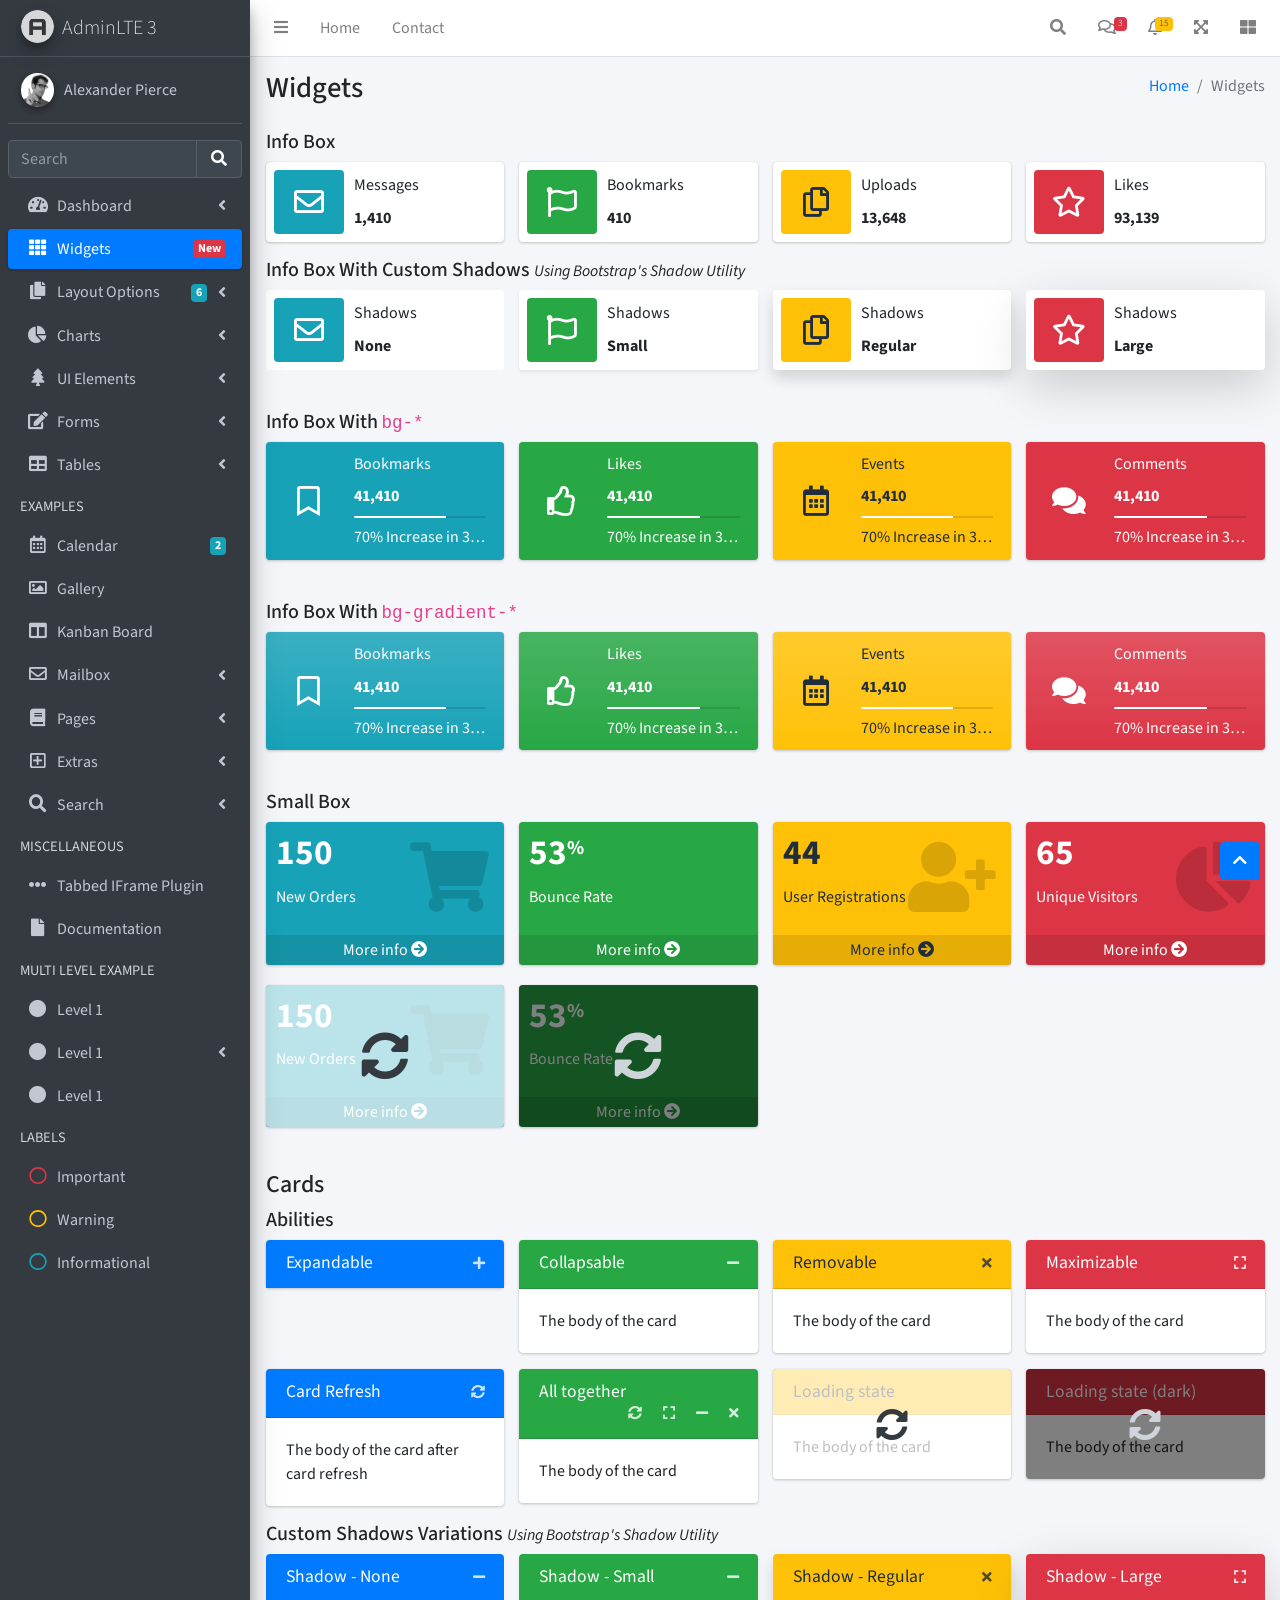
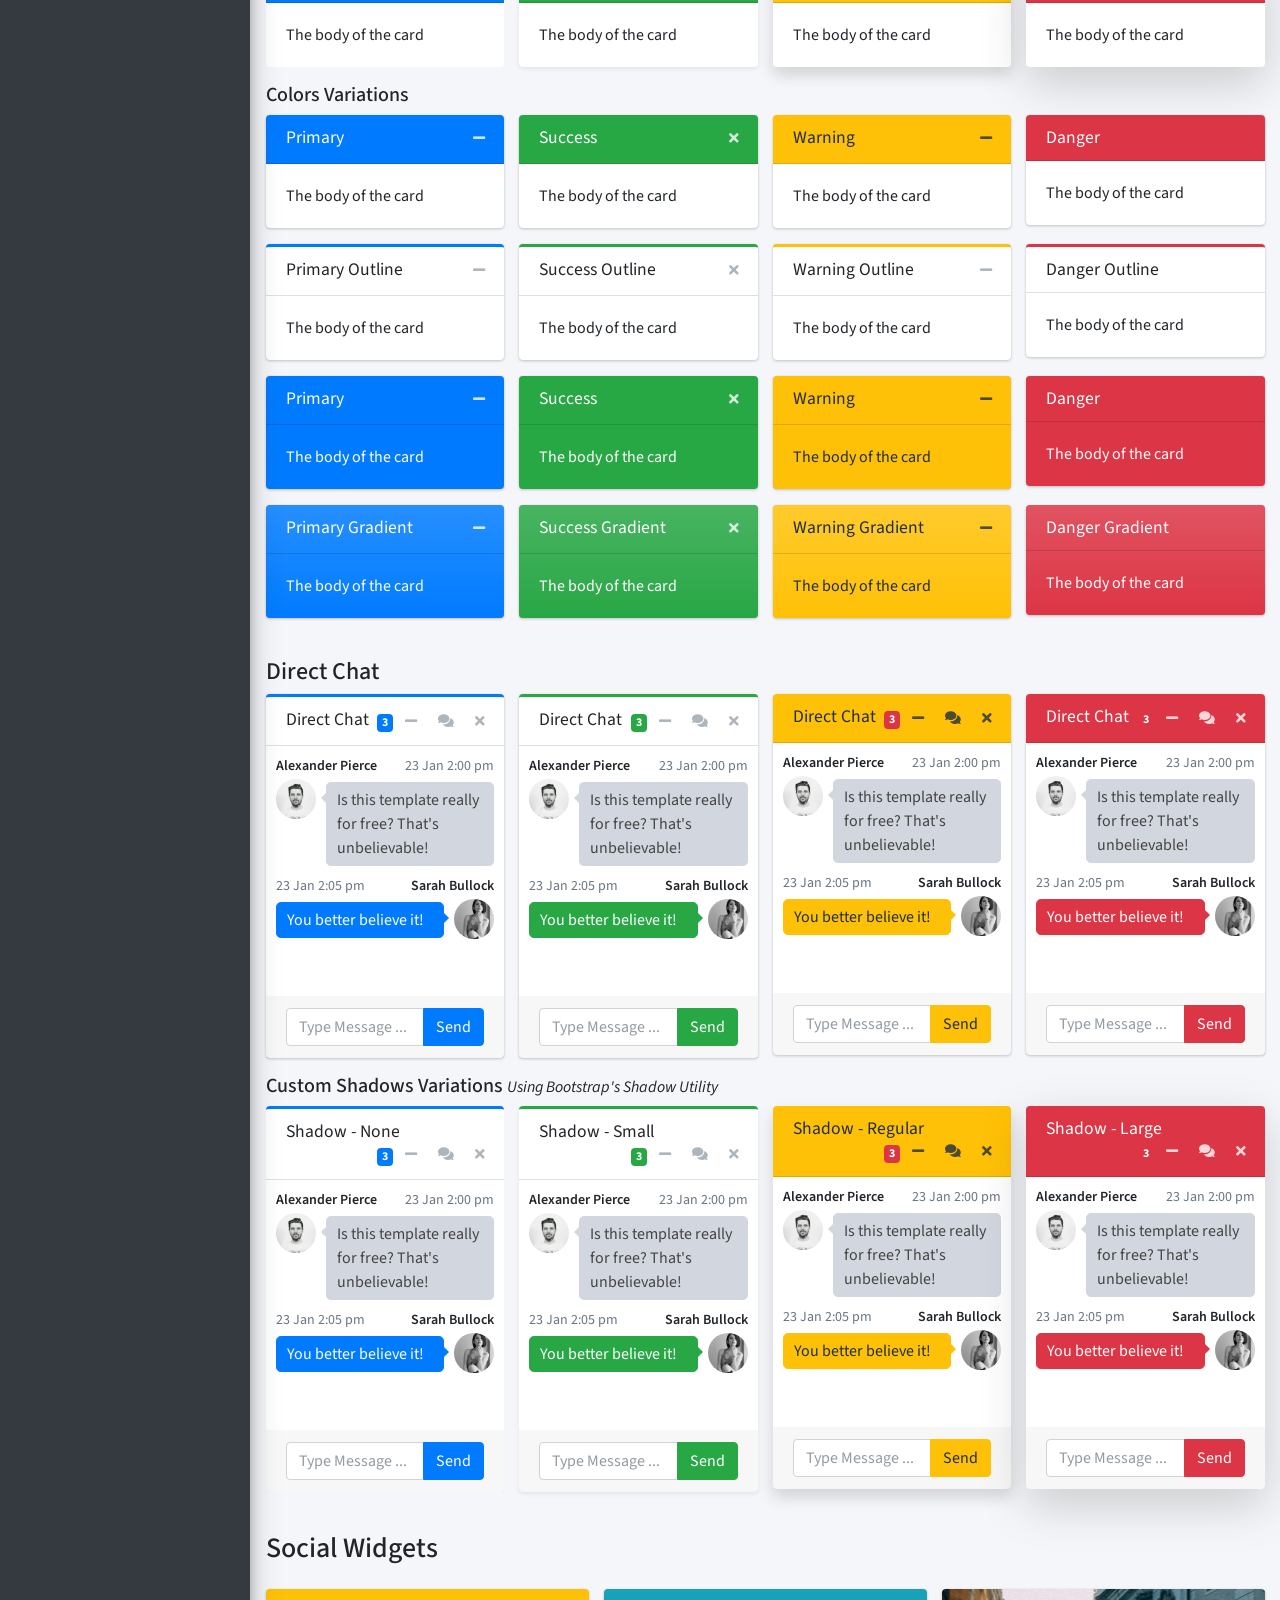
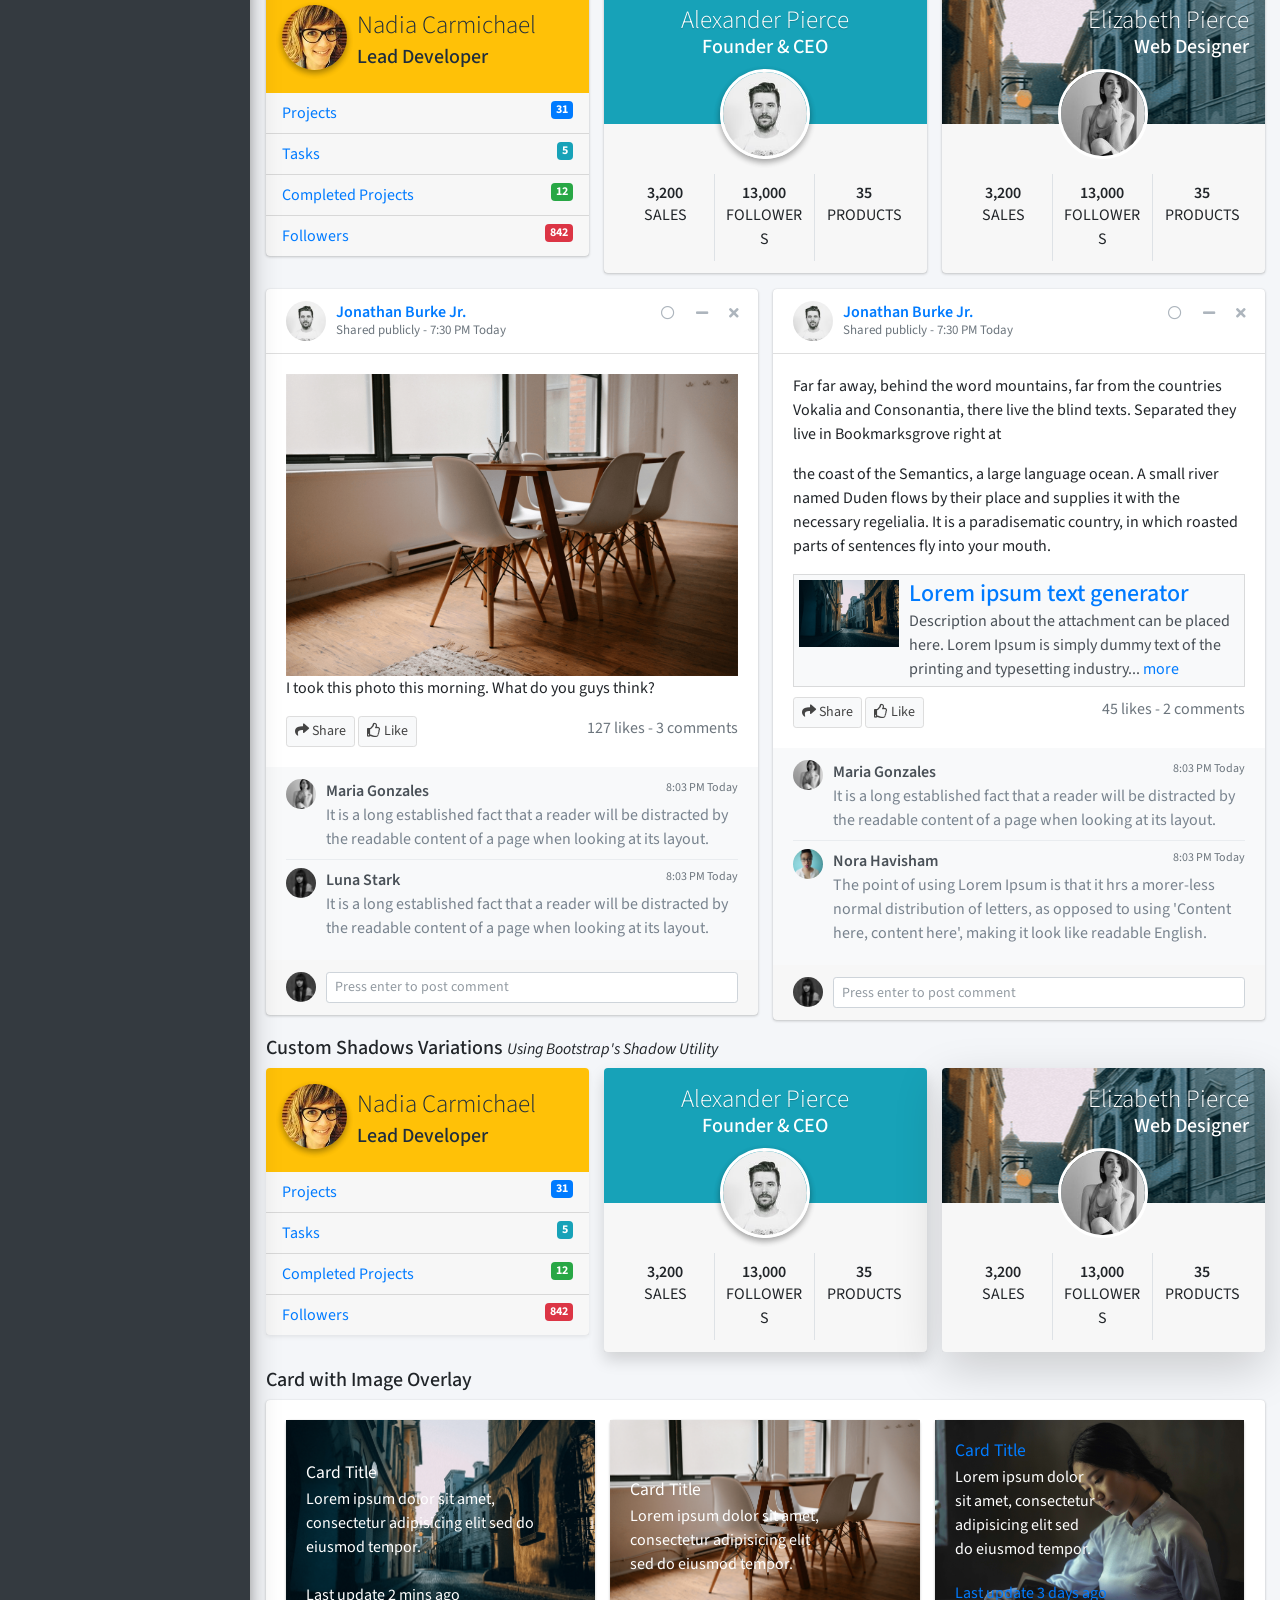
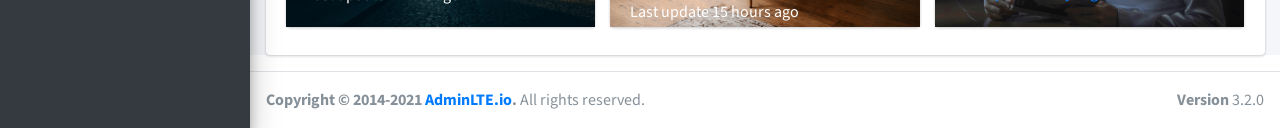
<file: public/template/AdminLTE-3.2.0/pages/widgets.html>
<!DOCTYPE html>
<html lang="en">
<head>
  <meta charset="utf-8">
  <meta name="viewport" content="width=device-width, initial-scale=1">
  <title>AdminLTE 3 | Widgets</title>

  <!-- Google Font: Source Sans Pro -->
  <link rel="stylesheet" href="https://fonts.googleapis.com/css?family=Source+Sans+Pro:300,400,400i,700&display=fallback">
  <!-- Font Awesome -->
  <link rel="stylesheet" href="../plugins/fontawesome-free/css/all.min.css">
  <!-- Ionicons -->
  <link rel="stylesheet" href="https://code.ionicframework.com/ionicons/2.0.1/css/ionicons.min.css">
  <!-- Theme style -->
  <link rel="stylesheet" href="../dist/css/adminlte.min.css">
</head>
<body class="hold-transition sidebar-mini">
<div class="wrapper">
  <!-- Navbar -->
  <nav class="main-header navbar navbar-expand navbar-white navbar-light">
    <!-- Left navbar links -->
    <ul class="navbar-nav">
      <li class="nav-item">
        <a class="nav-link" data-widget="pushmenu" href="#" role="button"><i class="fas fa-bars"></i></a>
      </li>
      <li class="nav-item d-none d-sm-inline-block">
        <a href="../index3.html" class="nav-link">Home</a>
      </li>
      <li class="nav-item d-none d-sm-inline-block">
        <a href="#" class="nav-link">Contact</a>
      </li>
    </ul>

    <!-- Right navbar links -->
    <ul class="navbar-nav ml-auto">
      <!-- Navbar Search -->
      <li class="nav-item">
        <a class="nav-link" data-widget="navbar-search" href="#" role="button">
          <i class="fas fa-search"></i>
        </a>
        <div class="navbar-search-block">
          <form class="form-inline">
            <div class="input-group input-group-sm">
              <input class="form-control form-control-navbar" type="search" placeholder="Search" aria-label="Search">
              <div class="input-group-append">
                <button class="btn btn-navbar" type="submit">
                  <i class="fas fa-search"></i>
                </button>
                <button class="btn btn-navbar" type="button" data-widget="navbar-search">
                  <i class="fas fa-times"></i>
                </button>
              </div>
            </div>
          </form>
        </div>
      </li>

      <!-- Messages Dropdown Menu -->
      <li class="nav-item dropdown">
        <a class="nav-link" data-toggle="dropdown" href="#">
          <i class="far fa-comments"></i>
          <span class="badge badge-danger navbar-badge">3</span>
        </a>
        <div class="dropdown-menu dropdown-menu-lg dropdown-menu-right">
          <a href="#" class="dropdown-item">
            <!-- Message Start -->
            <div class="media">
              <img src="../dist/img/user1-128x128.jpg" alt="User Avatar" class="img-size-50 mr-3 img-circle">
              <div class="media-body">
                <h3 class="dropdown-item-title">
                  Brad Diesel
                  <span class="float-right text-sm text-danger"><i class="fas fa-star"></i></span>
                </h3>
                <p class="text-sm">Call me whenever you can...</p>
                <p class="text-sm text-muted"><i class="far fa-clock mr-1"></i> 4 Hours Ago</p>
              </div>
            </div>
            <!-- Message End -->
          </a>
          <div class="dropdown-divider"></div>
          <a href="#" class="dropdown-item">
            <!-- Message Start -->
            <div class="media">
              <img src="../dist/img/user8-128x128.jpg" alt="User Avatar" class="img-size-50 img-circle mr-3">
              <div class="media-body">
                <h3 class="dropdown-item-title">
                  John Pierce
                  <span class="float-right text-sm text-muted"><i class="fas fa-star"></i></span>
                </h3>
                <p class="text-sm">I got your message bro</p>
                <p class="text-sm text-muted"><i class="far fa-clock mr-1"></i> 4 Hours Ago</p>
              </div>
            </div>
            <!-- Message End -->
          </a>
          <div class="dropdown-divider"></div>
          <a href="#" class="dropdown-item">
            <!-- Message Start -->
            <div class="media">
              <img src="../dist/img/user3-128x128.jpg" alt="User Avatar" class="img-size-50 img-circle mr-3">
              <div class="media-body">
                <h3 class="dropdown-item-title">
                  Nora Silvester
                  <span class="float-right text-sm text-warning"><i class="fas fa-star"></i></span>
                </h3>
                <p class="text-sm">The subject goes here</p>
                <p class="text-sm text-muted"><i class="far fa-clock mr-1"></i> 4 Hours Ago</p>
              </div>
            </div>
            <!-- Message End -->
          </a>
          <div class="dropdown-divider"></div>
          <a href="#" class="dropdown-item dropdown-footer">See All Messages</a>
        </div>
      </li>
      <!-- Notifications Dropdown Menu -->
      <li class="nav-item dropdown">
        <a class="nav-link" data-toggle="dropdown" href="#">
          <i class="far fa-bell"></i>
          <span class="badge badge-warning navbar-badge">15</span>
        </a>
        <div class="dropdown-menu dropdown-menu-lg dropdown-menu-right">
          <span class="dropdown-item dropdown-header">15 Notifications</span>
          <div class="dropdown-divider"></div>
          <a href="#" class="dropdown-item">
            <i class="fas fa-envelope mr-2"></i> 4 new messages
            <span class="float-right text-muted text-sm">3 mins</span>
          </a>
          <div class="dropdown-divider"></div>
          <a href="#" class="dropdown-item">
            <i class="fas fa-users mr-2"></i> 8 friend requests
            <span class="float-right text-muted text-sm">12 hours</span>
          </a>
          <div class="dropdown-divider"></div>
          <a href="#" class="dropdown-item">
            <i class="fas fa-file mr-2"></i> 3 new reports
            <span class="float-right text-muted text-sm">2 days</span>
          </a>
          <div class="dropdown-divider"></div>
          <a href="#" class="dropdown-item dropdown-footer">See All Notifications</a>
        </div>
      </li>
      <li class="nav-item">
        <a class="nav-link" data-widget="fullscreen" href="#" role="button">
          <i class="fas fa-expand-arrows-alt"></i>
        </a>
      </li>
      <li class="nav-item">
        <a class="nav-link" data-widget="control-sidebar" data-slide="true" href="#" role="button">
          <i class="fas fa-th-large"></i>
        </a>
      </li>
    </ul>
  </nav>
  <!-- /.navbar -->

  <!-- Main Sidebar Container -->
  <aside class="main-sidebar sidebar-dark-primary elevation-4">
    <!-- Brand Logo -->
    <a href="../index3.html" class="brand-link">
      <img src="../dist/img/AdminLTELogo.png" alt="AdminLTE Logo" class="brand-image img-circle elevation-3" style="opacity: .8">
      <span class="brand-text font-weight-light">AdminLTE 3</span>
    </a>

    <!-- Sidebar -->
    <div class="sidebar">
      <!-- Sidebar user panel (optional) -->
      <div class="user-panel mt-3 pb-3 mb-3 d-flex">
        <div class="image">
          <img src="../dist/img/user2-160x160.jpg" class="img-circle elevation-2" alt="User Image">
        </div>
        <div class="info">
          <a href="#" class="d-block">Alexander Pierce</a>
        </div>
      </div>

      <!-- SidebarSearch Form -->
      <div class="form-inline">
        <div class="input-group" data-widget="sidebar-search">
          <input class="form-control form-control-sidebar" type="search" placeholder="Search" aria-label="Search">
          <div class="input-group-append">
            <button class="btn btn-sidebar">
              <i class="fas fa-search fa-fw"></i>
            </button>
          </div>
        </div>
      </div>

      <!-- Sidebar Menu -->
      <nav class="mt-2">
        <ul class="nav nav-pills nav-sidebar flex-column" data-widget="treeview" role="menu" data-accordion="false">
          <!-- Add icons to the links using the .nav-icon class
               with font-awesome or any other icon font library -->
          <li class="nav-item">
            <a href="#" class="nav-link">
              <i class="nav-icon fas fa-tachometer-alt"></i>
              <p>
                Dashboard
                <i class="right fas fa-angle-left"></i>
              </p>
            </a>
            <ul class="nav nav-treeview">
              <li class="nav-item">
                <a href="../index.html" class="nav-link">
                  <i class="far fa-circle nav-icon"></i>
                  <p>Dashboard v1</p>
                </a>
              </li>
              <li class="nav-item">
                <a href="../index2.html" class="nav-link">
                  <i class="far fa-circle nav-icon"></i>
                  <p>Dashboard v2</p>
                </a>
              </li>
              <li class="nav-item">
                <a href="../index3.html" class="nav-link">
                  <i class="far fa-circle nav-icon"></i>
                  <p>Dashboard v3</p>
                </a>
              </li>
            </ul>
          </li>
          <li class="nav-item">
            <a href="widgets.html" class="nav-link active">
              <i class="nav-icon fas fa-th"></i>
              <p>
                Widgets
                <span class="right badge badge-danger">New</span>
              </p>
            </a>
          </li>
          <li class="nav-item">
            <a href="#" class="nav-link">
              <i class="nav-icon fas fa-copy"></i>
              <p>
                Layout Options
                <i class="fas fa-angle-left right"></i>
                <span class="badge badge-info right">6</span>
              </p>
            </a>
            <ul class="nav nav-treeview">
              <li class="nav-item">
                <a href="layout/top-nav.html" class="nav-link">
                  <i class="far fa-circle nav-icon"></i>
                  <p>Top Navigation</p>
                </a>
              </li>
              <li class="nav-item">
                <a href="layout/top-nav-sidebar.html" class="nav-link">
                  <i class="far fa-circle nav-icon"></i>
                  <p>Top Navigation + Sidebar</p>
                </a>
              </li>
              <li class="nav-item">
                <a href="layout/boxed.html" class="nav-link">
                  <i class="far fa-circle nav-icon"></i>
                  <p>Boxed</p>
                </a>
              </li>
              <li class="nav-item">
                <a href="layout/fixed-sidebar.html" class="nav-link">
                  <i class="far fa-circle nav-icon"></i>
                  <p>Fixed Sidebar</p>
                </a>
              </li>
              <li class="nav-item">
                <a href="layout/fixed-sidebar-custom.html" class="nav-link">
                  <i class="far fa-circle nav-icon"></i>
                  <p>Fixed Sidebar <small>+ Custom Area</small></p>
                </a>
              </li>
              <li class="nav-item">
                <a href="layout/fixed-topnav.html" class="nav-link">
                  <i class="far fa-circle nav-icon"></i>
                  <p>Fixed Navbar</p>
                </a>
              </li>
              <li class="nav-item">
                <a href="layout/fixed-footer.html" class="nav-link">
                  <i class="far fa-circle nav-icon"></i>
                  <p>Fixed Footer</p>
                </a>
              </li>
              <li class="nav-item">
                <a href="layout/collapsed-sidebar.html" class="nav-link">
                  <i class="far fa-circle nav-icon"></i>
                  <p>Collapsed Sidebar</p>
                </a>
              </li>
            </ul>
          </li>
          <li class="nav-item">
            <a href="#" class="nav-link">
              <i class="nav-icon fas fa-chart-pie"></i>
              <p>
                Charts
                <i class="right fas fa-angle-left"></i>
              </p>
            </a>
            <ul class="nav nav-treeview">
              <li class="nav-item">
                <a href="charts/chartjs.html" class="nav-link">
                  <i class="far fa-circle nav-icon"></i>
                  <p>ChartJS</p>
                </a>
              </li>
              <li class="nav-item">
                <a href="charts/flot.html" class="nav-link">
                  <i class="far fa-circle nav-icon"></i>
                  <p>Flot</p>
                </a>
              </li>
              <li class="nav-item">
                <a href="charts/inline.html" class="nav-link">
                  <i class="far fa-circle nav-icon"></i>
                  <p>Inline</p>
                </a>
              </li>
              <li class="nav-item">
                <a href="charts/uplot.html" class="nav-link">
                  <i class="far fa-circle nav-icon"></i>
                  <p>uPlot</p>
                </a>
              </li>
            </ul>
          </li>
          <li class="nav-item">
            <a href="#" class="nav-link">
              <i class="nav-icon fas fa-tree"></i>
              <p>
                UI Elements
                <i class="fas fa-angle-left right"></i>
              </p>
            </a>
            <ul class="nav nav-treeview">
              <li class="nav-item">
                <a href="UI/general.html" class="nav-link">
                  <i class="far fa-circle nav-icon"></i>
                  <p>General</p>
                </a>
              </li>
              <li class="nav-item">
                <a href="UI/icons.html" class="nav-link">
                  <i class="far fa-circle nav-icon"></i>
                  <p>Icons</p>
                </a>
              </li>
              <li class="nav-item">
                <a href="UI/buttons.html" class="nav-link">
                  <i class="far fa-circle nav-icon"></i>
                  <p>Buttons</p>
                </a>
              </li>
              <li class="nav-item">
                <a href="UI/sliders.html" class="nav-link">
                  <i class="far fa-circle nav-icon"></i>
                  <p>Sliders</p>
                </a>
              </li>
              <li class="nav-item">
                <a href="UI/modals.html" class="nav-link">
                  <i class="far fa-circle nav-icon"></i>
                  <p>Modals & Alerts</p>
                </a>
              </li>
              <li class="nav-item">
                <a href="UI/navbar.html" class="nav-link">
                  <i class="far fa-circle nav-icon"></i>
                  <p>Navbar & Tabs</p>
                </a>
              </li>
              <li class="nav-item">
                <a href="UI/timeline.html" class="nav-link">
                  <i class="far fa-circle nav-icon"></i>
                  <p>Timeline</p>
                </a>
              </li>
              <li class="nav-item">
                <a href="UI/ribbons.html" class="nav-link">
                  <i class="far fa-circle nav-icon"></i>
                  <p>Ribbons</p>
                </a>
              </li>
            </ul>
          </li>
          <li class="nav-item">
            <a href="#" class="nav-link">
              <i class="nav-icon fas fa-edit"></i>
              <p>
                Forms
                <i class="fas fa-angle-left right"></i>
              </p>
            </a>
            <ul class="nav nav-treeview">
              <li class="nav-item">
                <a href="forms/general.html" class="nav-link">
                  <i class="far fa-circle nav-icon"></i>
                  <p>General Elements</p>
                </a>
              </li>
              <li class="nav-item">
                <a href="forms/advanced.html" class="nav-link">
                  <i class="far fa-circle nav-icon"></i>
                  <p>Advanced Elements</p>
                </a>
              </li>
              <li class="nav-item">
                <a href="forms/editors.html" class="nav-link">
                  <i class="far fa-circle nav-icon"></i>
                  <p>Editors</p>
                </a>
              </li>
              <li class="nav-item">
                <a href="forms/validation.html" class="nav-link">
                  <i class="far fa-circle nav-icon"></i>
                  <p>Validation</p>
                </a>
              </li>
            </ul>
          </li>
          <li class="nav-item">
            <a href="#" class="nav-link">
              <i class="nav-icon fas fa-table"></i>
              <p>
                Tables
                <i class="fas fa-angle-left right"></i>
              </p>
            </a>
            <ul class="nav nav-treeview">
              <li class="nav-item">
                <a href="tables/simple.html" class="nav-link">
                  <i class="far fa-circle nav-icon"></i>
                  <p>Simple Tables</p>
                </a>
              </li>
              <li class="nav-item">
                <a href="tables/data.html" class="nav-link">
                  <i class="far fa-circle nav-icon"></i>
                  <p>DataTables</p>
                </a>
              </li>
              <li class="nav-item">
                <a href="tables/jsgrid.html" class="nav-link">
                  <i class="far fa-circle nav-icon"></i>
                  <p>jsGrid</p>
                </a>
              </li>
            </ul>
          </li>
          <li class="nav-header">EXAMPLES</li>
          <li class="nav-item">
            <a href="calendar.html" class="nav-link">
              <i class="nav-icon far fa-calendar-alt"></i>
              <p>
                Calendar
                <span class="badge badge-info right">2</span>
              </p>
            </a>
          </li>
          <li class="nav-item">
            <a href="gallery.html" class="nav-link">
              <i class="nav-icon far fa-image"></i>
              <p>
                Gallery
              </p>
            </a>
          </li>
          <li class="nav-item">
            <a href="kanban.html" class="nav-link">
              <i class="nav-icon fas fa-columns"></i>
              <p>
                Kanban Board
              </p>
            </a>
          </li>
          <li class="nav-item">
            <a href="#" class="nav-link">
              <i class="nav-icon far fa-envelope"></i>
              <p>
                Mailbox
                <i class="fas fa-angle-left right"></i>
              </p>
            </a>
            <ul class="nav nav-treeview">
              <li class="nav-item">
                <a href="mailbox/mailbox.html" class="nav-link">
                  <i class="far fa-circle nav-icon"></i>
                  <p>Inbox</p>
                </a>
              </li>
              <li class="nav-item">
                <a href="mailbox/compose.html" class="nav-link">
                  <i class="far fa-circle nav-icon"></i>
                  <p>Compose</p>
                </a>
              </li>
              <li class="nav-item">
                <a href="mailbox/read-mail.html" class="nav-link">
                  <i class="far fa-circle nav-icon"></i>
                  <p>Read</p>
                </a>
              </li>
            </ul>
          </li>
          <li class="nav-item">
            <a href="#" class="nav-link">
              <i class="nav-icon fas fa-book"></i>
              <p>
                Pages
                <i class="fas fa-angle-left right"></i>
              </p>
            </a>
            <ul class="nav nav-treeview">
              <li class="nav-item">
                <a href="examples/invoice.html" class="nav-link">
                  <i class="far fa-circle nav-icon"></i>
                  <p>Invoice</p>
                </a>
              </li>
              <li class="nav-item">
                <a href="examples/profile.html" class="nav-link">
                  <i class="far fa-circle nav-icon"></i>
                  <p>Profile</p>
                </a>
              </li>
              <li class="nav-item">
                <a href="examples/e-commerce.html" class="nav-link">
                  <i class="far fa-circle nav-icon"></i>
                  <p>E-commerce</p>
                </a>
              </li>
              <li class="nav-item">
                <a href="examples/projects.html" class="nav-link">
                  <i class="far fa-circle nav-icon"></i>
                  <p>Projects</p>
                </a>
              </li>
              <li class="nav-item">
                <a href="examples/project-add.html" class="nav-link">
                  <i class="far fa-circle nav-icon"></i>
                  <p>Project Add</p>
                </a>
              </li>
              <li class="nav-item">
                <a href="examples/project-edit.html" class="nav-link">
                  <i class="far fa-circle nav-icon"></i>
                  <p>Project Edit</p>
                </a>
              </li>
              <li class="nav-item">
                <a href="examples/project-detail.html" class="nav-link">
                  <i class="far fa-circle nav-icon"></i>
                  <p>Project Detail</p>
                </a>
              </li>
              <li class="nav-item">
                <a href="examples/contacts.html" class="nav-link">
                  <i class="far fa-circle nav-icon"></i>
                  <p>Contacts</p>
                </a>
              </li>
              <li class="nav-item">
                <a href="examples/faq.html" class="nav-link">
                  <i class="far fa-circle nav-icon"></i>
                  <p>FAQ</p>
                </a>
              </li>
              <li class="nav-item">
                <a href="examples/contact-us.html" class="nav-link">
                  <i class="far fa-circle nav-icon"></i>
                  <p>Contact us</p>
                </a>
              </li>
            </ul>
          </li>
          <li class="nav-item">
            <a href="#" class="nav-link">
              <i class="nav-icon far fa-plus-square"></i>
              <p>
                Extras
                <i class="fas fa-angle-left right"></i>
              </p>
            </a>
            <ul class="nav nav-treeview">
              <li class="nav-item">
                <a href="#" class="nav-link">
                  <i class="far fa-circle nav-icon"></i>
                  <p>
                    Login & Register v1
                    <i class="fas fa-angle-left right"></i>
                  </p>
                </a>
                <ul class="nav nav-treeview">
                  <li class="nav-item">
                    <a href="examples/login.html" class="nav-link">
                      <i class="far fa-circle nav-icon"></i>
                      <p>Login v1</p>
                    </a>
                  </li>
                  <li class="nav-item">
                    <a href="examples/register.html" class="nav-link">
                      <i class="far fa-circle nav-icon"></i>
                      <p>Register v1</p>
                    </a>
                  </li>
                  <li class="nav-item">
                    <a href="examples/forgot-password.html" class="nav-link">
                      <i class="far fa-circle nav-icon"></i>
                      <p>Forgot Password v1</p>
                    </a>
                  </li>
                  <li class="nav-item">
                    <a href="examples/recover-password.html" class="nav-link">
                      <i class="far fa-circle nav-icon"></i>
                      <p>Recover Password v1</p>
                    </a>
                  </li>
                </ul>
              </li>
              <li class="nav-item">
                <a href="#" class="nav-link">
                  <i class="far fa-circle nav-icon"></i>
                  <p>
                    Login & Register v2
                    <i class="fas fa-angle-left right"></i>
                  </p>
                </a>
                <ul class="nav nav-treeview">
                  <li class="nav-item">
                    <a href="examples/login-v2.html" class="nav-link">
                      <i class="far fa-circle nav-icon"></i>
                      <p>Login v2</p>
                    </a>
                  </li>
                  <li class="nav-item">
                    <a href="examples/register-v2.html" class="nav-link">
                      <i class="far fa-circle nav-icon"></i>
                      <p>Register v2</p>
                    </a>
                  </li>
                  <li class="nav-item">
                    <a href="examples/forgot-password-v2.html" class="nav-link">
                      <i class="far fa-circle nav-icon"></i>
                      <p>Forgot Password v2</p>
                    </a>
                  </li>
                  <li class="nav-item">
                    <a href="examples/recover-password-v2.html" class="nav-link">
                      <i class="far fa-circle nav-icon"></i>
                      <p>Recover Password v2</p>
                    </a>
                  </li>
                </ul>
              </li>
              <li class="nav-item">
                <a href="examples/lockscreen.html" class="nav-link">
                  <i class="far fa-circle nav-icon"></i>
                  <p>Lockscreen</p>
                </a>
              </li>
              <li class="nav-item">
                <a href="examples/legacy-user-menu.html" class="nav-link">
                  <i class="far fa-circle nav-icon"></i>
                  <p>Legacy User Menu</p>
                </a>
              </li>
              <li class="nav-item">
                <a href="examples/language-menu.html" class="nav-link">
                  <i class="far fa-circle nav-icon"></i>
                  <p>Language Menu</p>
                </a>
              </li>
              <li class="nav-item">
                <a href="examples/404.html" class="nav-link">
                  <i class="far fa-circle nav-icon"></i>
                  <p>Error 404</p>
                </a>
              </li>
              <li class="nav-item">
                <a href="examples/500.html" class="nav-link">
                  <i class="far fa-circle nav-icon"></i>
                  <p>Error 500</p>
                </a>
              </li>
              <li class="nav-item">
                <a href="examples/pace.html" class="nav-link">
                  <i class="far fa-circle nav-icon"></i>
                  <p>Pace</p>
                </a>
              </li>
              <li class="nav-item">
                <a href="examples/blank.html" class="nav-link">
                  <i class="far fa-circle nav-icon"></i>
                  <p>Blank Page</p>
                </a>
              </li>
              <li class="nav-item">
                <a href="../starter.html" class="nav-link">
                  <i class="far fa-circle nav-icon"></i>
                  <p>Starter Page</p>
                </a>
              </li>
            </ul>
          </li>
          <li class="nav-item">
            <a href="#" class="nav-link">
              <i class="nav-icon fas fa-search"></i>
              <p>
                Search
                <i class="fas fa-angle-left right"></i>
              </p>
            </a>
            <ul class="nav nav-treeview">
              <li class="nav-item">
                <a href="search/simple.html" class="nav-link">
                  <i class="far fa-circle nav-icon"></i>
                  <p>Simple Search</p>
                </a>
              </li>
              <li class="nav-item">
                <a href="search/enhanced.html" class="nav-link">
                  <i class="far fa-circle nav-icon"></i>
                  <p>Enhanced</p>
                </a>
              </li>
            </ul>
          </li>
          <li class="nav-header">MISCELLANEOUS</li>
          <li class="nav-item">
            <a href="../iframe.html" class="nav-link">
              <i class="nav-icon fas fa-ellipsis-h"></i>
              <p>Tabbed IFrame Plugin</p>
            </a>
          </li>
          <li class="nav-item">
            <a href="https://adminlte.io/docs/3.1/" class="nav-link">
              <i class="nav-icon fas fa-file"></i>
              <p>Documentation</p>
            </a>
          </li>
          <li class="nav-header">MULTI LEVEL EXAMPLE</li>
          <li class="nav-item">
            <a href="#" class="nav-link">
              <i class="fas fa-circle nav-icon"></i>
              <p>Level 1</p>
            </a>
          </li>
          <li class="nav-item">
            <a href="#" class="nav-link">
              <i class="nav-icon fas fa-circle"></i>
              <p>
                Level 1
                <i class="right fas fa-angle-left"></i>
              </p>
            </a>
            <ul class="nav nav-treeview">
              <li class="nav-item">
                <a href="#" class="nav-link">
                  <i class="far fa-circle nav-icon"></i>
                  <p>Level 2</p>
                </a>
              </li>
              <li class="nav-item">
                <a href="#" class="nav-link">
                  <i class="far fa-circle nav-icon"></i>
                  <p>
                    Level 2
                    <i class="right fas fa-angle-left"></i>
                  </p>
                </a>
                <ul class="nav nav-treeview">
                  <li class="nav-item">
                    <a href="#" class="nav-link">
                      <i class="far fa-dot-circle nav-icon"></i>
                      <p>Level 3</p>
                    </a>
                  </li>
                  <li class="nav-item">
                    <a href="#" class="nav-link">
                      <i class="far fa-dot-circle nav-icon"></i>
                      <p>Level 3</p>
                    </a>
                  </li>
                  <li class="nav-item">
                    <a href="#" class="nav-link">
                      <i class="far fa-dot-circle nav-icon"></i>
                      <p>Level 3</p>
                    </a>
                  </li>
                </ul>
              </li>
              <li class="nav-item">
                <a href="#" class="nav-link">
                  <i class="far fa-circle nav-icon"></i>
                  <p>Level 2</p>
                </a>
              </li>
            </ul>
          </li>
          <li class="nav-item">
            <a href="#" class="nav-link">
              <i class="fas fa-circle nav-icon"></i>
              <p>Level 1</p>
            </a>
          </li>
          <li class="nav-header">LABELS</li>
          <li class="nav-item">
            <a href="#" class="nav-link">
              <i class="nav-icon far fa-circle text-danger"></i>
              <p class="text">Important</p>
            </a>
          </li>
          <li class="nav-item">
            <a href="#" class="nav-link">
              <i class="nav-icon far fa-circle text-warning"></i>
              <p>Warning</p>
            </a>
          </li>
          <li class="nav-item">
            <a href="#" class="nav-link">
              <i class="nav-icon far fa-circle text-info"></i>
              <p>Informational</p>
            </a>
          </li>
        </ul>
      </nav>
      <!-- /.sidebar-menu -->
    </div>
    <!-- /.sidebar -->
  </aside>

  <!-- Content Wrapper. Contains page content -->
  <div class="content-wrapper">
    <!-- Content Header (Page header) -->
    <section class="content-header">
      <div class="container-fluid">
        <div class="row mb-2">
          <div class="col-sm-6">
            <h1>Widgets</h1>
          </div>
          <div class="col-sm-6">
            <ol class="breadcrumb float-sm-right">
              <li class="breadcrumb-item"><a href="#">Home</a></li>
              <li class="breadcrumb-item active">Widgets</li>
            </ol>
          </div>
        </div>
      </div><!-- /.container-fluid -->
    </section>

    <!-- Main content -->
    <section class="content">
      <div class="container-fluid">
        <h5 class="mb-2">Info Box</h5>
        <div class="row">
          <div class="col-md-3 col-sm-6 col-12">
            <div class="info-box">
              <span class="info-box-icon bg-info"><i class="far fa-envelope"></i></span>

              <div class="info-box-content">
                <span class="info-box-text">Messages</span>
                <span class="info-box-number">1,410</span>
              </div>
              <!-- /.info-box-content -->
            </div>
            <!-- /.info-box -->
          </div>
          <!-- /.col -->
          <div class="col-md-3 col-sm-6 col-12">
            <div class="info-box">
              <span class="info-box-icon bg-success"><i class="far fa-flag"></i></span>

              <div class="info-box-content">
                <span class="info-box-text">Bookmarks</span>
                <span class="info-box-number">410</span>
              </div>
              <!-- /.info-box-content -->
            </div>
            <!-- /.info-box -->
          </div>
          <!-- /.col -->
          <div class="col-md-3 col-sm-6 col-12">
            <div class="info-box">
              <span class="info-box-icon bg-warning"><i class="far fa-copy"></i></span>

              <div class="info-box-content">
                <span class="info-box-text">Uploads</span>
                <span class="info-box-number">13,648</span>
              </div>
              <!-- /.info-box-content -->
            </div>
            <!-- /.info-box -->
          </div>
          <!-- /.col -->
          <div class="col-md-3 col-sm-6 col-12">
            <div class="info-box">
              <span class="info-box-icon bg-danger"><i class="far fa-star"></i></span>

              <div class="info-box-content">
                <span class="info-box-text">Likes</span>
                <span class="info-box-number">93,139</span>
              </div>
              <!-- /.info-box-content -->
            </div>
            <!-- /.info-box -->
          </div>
          <!-- /.col -->
        </div>
        <!-- /.row -->

        <!-- =========================================================== -->
        <h5 class="mb-2">Info Box With Custom Shadows <small><i>Using Bootstrap's Shadow Utility</i></small></h5>
        <div class="row">
          <div class="col-md-3 col-sm-6 col-12">
            <div class="info-box shadow-none">
              <span class="info-box-icon bg-info"><i class="far fa-envelope"></i></span>

              <div class="info-box-content">
                <span class="info-box-text">Shadows</span>
                <span class="info-box-number">None</span>
              </div>
              <!-- /.info-box-content -->
            </div>
            <!-- /.info-box -->
          </div>
          <!-- /.col -->
          <div class="col-md-3 col-sm-6 col-12">
            <div class="info-box shadow-sm">
              <span class="info-box-icon bg-success"><i class="far fa-flag"></i></span>

              <div class="info-box-content">
                <span class="info-box-text">Shadows</span>
                <span class="info-box-number">Small</span>
              </div>
              <!-- /.info-box-content -->
            </div>
            <!-- /.info-box -->
          </div>
          <!-- /.col -->
          <div class="col-md-3 col-sm-6 col-12">
            <div class="info-box shadow">
              <span class="info-box-icon bg-warning"><i class="far fa-copy"></i></span>

              <div class="info-box-content">
                <span class="info-box-text">Shadows</span>
                <span class="info-box-number">Regular</span>
              </div>
              <!-- /.info-box-content -->
            </div>
            <!-- /.info-box -->
          </div>
          <!-- /.col -->
          <div class="col-md-3 col-sm-6 col-12">
            <div class="info-box shadow-lg">
              <span class="info-box-icon bg-danger"><i class="far fa-star"></i></span>

              <div class="info-box-content">
                <span class="info-box-text">Shadows</span>
                <span class="info-box-number">Large</span>
              </div>
              <!-- /.info-box-content -->
            </div>
            <!-- /.info-box -->
          </div>
          <!-- /.col -->
        </div>
        <!-- /.row -->

        <!-- =========================================================== -->
        <h5 class="mt-4 mb-2">Info Box With <code>bg-*</code></h5>
        <div class="row">
          <div class="col-md-3 col-sm-6 col-12">
            <div class="info-box bg-info">
              <span class="info-box-icon"><i class="far fa-bookmark"></i></span>

              <div class="info-box-content">
                <span class="info-box-text">Bookmarks</span>
                <span class="info-box-number">41,410</span>

                <div class="progress">
                  <div class="progress-bar" style="width: 70%"></div>
                </div>
                <span class="progress-description">
                  70% Increase in 30 Days
                </span>
              </div>
              <!-- /.info-box-content -->
            </div>
            <!-- /.info-box -->
          </div>
          <!-- /.col -->
          <div class="col-md-3 col-sm-6 col-12">
            <div class="info-box bg-success">
              <span class="info-box-icon"><i class="far fa-thumbs-up"></i></span>

              <div class="info-box-content">
                <span class="info-box-text">Likes</span>
                <span class="info-box-number">41,410</span>

                <div class="progress">
                  <div class="progress-bar" style="width: 70%"></div>
                </div>
                <span class="progress-description">
                  70% Increase in 30 Days
                </span>
              </div>
              <!-- /.info-box-content -->
            </div>
            <!-- /.info-box -->
          </div>
          <!-- /.col -->
          <div class="col-md-3 col-sm-6 col-12">
            <div class="info-box bg-warning">
              <span class="info-box-icon"><i class="far fa-calendar-alt"></i></span>

              <div class="info-box-content">
                <span class="info-box-text">Events</span>
                <span class="info-box-number">41,410</span>

                <div class="progress">
                  <div class="progress-bar" style="width: 70%"></div>
                </div>
                <span class="progress-description">
                  70% Increase in 30 Days
                </span>
              </div>
              <!-- /.info-box-content -->
            </div>
            <!-- /.info-box -->
          </div>
          <!-- /.col -->
          <div class="col-md-3 col-sm-6 col-12">
            <div class="info-box bg-danger">
              <span class="info-box-icon"><i class="fas fa-comments"></i></span>

              <div class="info-box-content">
                <span class="info-box-text">Comments</span>
                <span class="info-box-number">41,410</span>

                <div class="progress">
                  <div class="progress-bar" style="width: 70%"></div>
                </div>
                <span class="progress-description">
                  70% Increase in 30 Days
                </span>
              </div>
              <!-- /.info-box-content -->
            </div>
            <!-- /.info-box -->
          </div>
          <!-- /.col -->
        </div>
        <!-- /.row -->

        <!-- =========================================================== -->
        <h5 class="mt-4 mb-2">Info Box With <code>bg-gradient-*</code></h5>
        <div class="row">
          <div class="col-md-3 col-sm-6 col-12">
            <div class="info-box bg-gradient-info">
              <span class="info-box-icon"><i class="far fa-bookmark"></i></span>

              <div class="info-box-content">
                <span class="info-box-text">Bookmarks</span>
                <span class="info-box-number">41,410</span>

                <div class="progress">
                  <div class="progress-bar" style="width: 70%"></div>
                </div>
                <span class="progress-description">
                  70% Increase in 30 Days
                </span>
              </div>
              <!-- /.info-box-content -->
            </div>
            <!-- /.info-box -->
          </div>
          <!-- /.col -->
          <div class="col-md-3 col-sm-6 col-12">
            <div class="info-box bg-gradient-success">
              <span class="info-box-icon"><i class="far fa-thumbs-up"></i></span>

              <div class="info-box-content">
                <span class="info-box-text">Likes</span>
                <span class="info-box-number">41,410</span>

                <div class="progress">
                  <div class="progress-bar" style="width: 70%"></div>
                </div>
                <span class="progress-description">
                  70% Increase in 30 Days
                </span>
              </div>
              <!-- /.info-box-content -->
            </div>
            <!-- /.info-box -->
          </div>
          <!-- /.col -->
          <div class="col-md-3 col-sm-6 col-12">
            <div class="info-box bg-gradient-warning">
              <span class="info-box-icon"><i class="far fa-calendar-alt"></i></span>

              <div class="info-box-content">
                <span class="info-box-text">Events</span>
                <span class="info-box-number">41,410</span>

                <div class="progress">
                  <div class="progress-bar" style="width: 70%"></div>
                </div>
                <span class="progress-description">
                  70% Increase in 30 Days
                </span>
              </div>
              <!-- /.info-box-content -->
            </div>
            <!-- /.info-box -->
          </div>
          <!-- /.col -->
          <div class="col-md-3 col-sm-6 col-12">
            <div class="info-box bg-gradient-danger">
              <span class="info-box-icon"><i class="fas fa-comments"></i></span>

              <div class="info-box-content">
                <span class="info-box-text">Comments</span>
                <span class="info-box-number">41,410</span>

                <div class="progress">
                  <div class="progress-bar" style="width: 70%"></div>
                </div>
                <span class="progress-description">
                  70% Increase in 30 Days
                </span>
              </div>
              <!-- /.info-box-content -->
            </div>
            <!-- /.info-box -->
          </div>
          <!-- /.col -->
        </div>
        <!-- /.row -->

        <!-- =========================================================== -->

        <!-- Small Box (Stat card) -->
        <h5 class="mb-2 mt-4">Small Box</h5>
        <div class="row">
          <div class="col-lg-3 col-6">
            <!-- small card -->
            <div class="small-box bg-info">
              <div class="inner">
                <h3>150</h3>

                <p>New Orders</p>
              </div>
              <div class="icon">
                <i class="fas fa-shopping-cart"></i>
              </div>
              <a href="#" class="small-box-footer">
                More info <i class="fas fa-arrow-circle-right"></i>
              </a>
            </div>
          </div>
          <!-- ./col -->
          <div class="col-lg-3 col-6">
            <!-- small card -->
            <div class="small-box bg-success">
              <div class="inner">
                <h3>53<sup style="font-size: 20px">%</sup></h3>

                <p>Bounce Rate</p>
              </div>
              <div class="icon">
                <i class="ion ion-stats-bars"></i>
              </div>
              <a href="#" class="small-box-footer">
                More info <i class="fas fa-arrow-circle-right"></i>
              </a>
            </div>
          </div>
          <!-- ./col -->
          <div class="col-lg-3 col-6">
            <!-- small card -->
            <div class="small-box bg-warning">
              <div class="inner">
                <h3>44</h3>

                <p>User Registrations</p>
              </div>
              <div class="icon">
                <i class="fas fa-user-plus"></i>
              </div>
              <a href="#" class="small-box-footer">
                More info <i class="fas fa-arrow-circle-right"></i>
              </a>
            </div>
          </div>
          <!-- ./col -->
          <div class="col-lg-3 col-6">
            <!-- small card -->
            <div class="small-box bg-danger">
              <div class="inner">
                <h3>65</h3>

                <p>Unique Visitors</p>
              </div>
              <div class="icon">
                <i class="fas fa-chart-pie"></i>
              </div>
              <a href="#" class="small-box-footer">
                More info <i class="fas fa-arrow-circle-right"></i>
              </a>
            </div>
          </div>
          <!-- ./col -->
        </div>
        <!-- /.row -->

        <!-- Small Box (Stat card) -->
        <div class="row">
          <div class="col-lg-3 col-6">
            <!-- small card -->
            <div class="small-box bg-info">
              <!-- Loading (remove the following to stop the loading)-->
              <div class="overlay">
                <i class="fas fa-3x fa-sync-alt"></i>
              </div>
              <!-- end loading -->
              <div class="inner">
                <h3>150</h3>

                <p>New Orders</p>
              </div>
              <div class="icon">
                <i class="fas fa-shopping-cart"></i>
              </div>
              <a href="#" class="small-box-footer">
                More info <i class="fas fa-arrow-circle-right"></i>
              </a>
            </div>
          </div>
          <!-- ./col -->
          <div class="col-lg-3 col-6">
            <!-- small card -->
            <div class="small-box bg-success">
              <!-- Loading (remove the following to stop the loading)-->
              <div class="overlay dark">
                <i class="fas fa-3x fa-sync-alt"></i>
              </div>
              <!-- end loading -->
              <div class="inner">
                <h3>53<sup style="font-size: 20px">%</sup></h3>

                <p>Bounce Rate</p>
              </div>
              <div class="icon">
                <i class="ion ion-stats-bars"></i>
              </div>
              <a href="#" class="small-box-footer">
                More info <i class="fas fa-arrow-circle-right"></i>
              </a>
            </div>
          </div>
          <!-- ./col -->
        </div>
        <!-- /.row -->

        <!-- =========================================================== -->
        <h4 class="mb-2 mt-4">Cards</h4>
        <h5 class="mb-2">Abilities</h5>
        <div class="row">
          <div class="col-md-3">
            <div class="card card-primary collapsed-card">
              <div class="card-header">
                <h3 class="card-title">Expandable</h3>

                <div class="card-tools">
                  <button type="button" class="btn btn-tool" data-card-widget="collapse"><i class="fas fa-plus"></i>
                  </button>
                </div>
                <!-- /.card-tools -->
              </div>
              <!-- /.card-header -->
              <div class="card-body">
                The body of the card
              </div>
              <!-- /.card-body -->
            </div>
            <!-- /.card -->
          </div>
          <!-- /.col -->
          <div class="col-md-3">
            <div class="card card-success">
              <div class="card-header">
                <h3 class="card-title">Collapsable</h3>

                <div class="card-tools">
                  <button type="button" class="btn btn-tool" data-card-widget="collapse"><i class="fas fa-minus"></i>
                  </button>
                </div>
                <!-- /.card-tools -->
              </div>
              <!-- /.card-header -->
              <div class="card-body">
                The body of the card
              </div>
              <!-- /.card-body -->
            </div>
            <!-- /.card -->
          </div>
          <!-- /.col -->
          <div class="col-md-3">
            <div class="card card-warning">
              <div class="card-header">
                <h3 class="card-title">Removable</h3>

                <div class="card-tools">
                  <button type="button" class="btn btn-tool" data-card-widget="remove"><i class="fas fa-times"></i>
                  </button>
                </div>
                <!-- /.card-tools -->
              </div>
              <!-- /.card-header -->
              <div class="card-body">
                The body of the card
              </div>
              <!-- /.card-body -->
            </div>
            <!-- /.card -->
          </div>
          <!-- /.col -->
          <div class="col-md-3">
            <div class="card card-danger">
              <div class="card-header">
                <h3 class="card-title">Maximizable</h3>

                <div class="card-tools">
                  <button type="button" class="btn btn-tool" data-card-widget="maximize"><i class="fas fa-expand"></i>
                  </button>
                </div>
                <!-- /.card-tools -->
              </div>
              <!-- /.card-header -->
              <div class="card-body">
                The body of the card
              </div>
              <!-- /.card-body -->
            </div>
            <!-- /.card -->
          </div>
          <!-- /.col -->
        </div>
        <!-- /.row -->

        <div class="row">
          <div class="col-md-3">
            <div class="card card-primary">
              <div class="card-header">
                <h3 class="card-title">Card Refresh</h3>

                <div class="card-tools">
                  <button type="button" class="btn btn-tool" data-card-widget="card-refresh" data-source="widgets.html" data-source-selector="#card-refresh-content">
                    <i class="fas fa-sync-alt"></i>
                  </button>
                </div>
                <!-- /.card-tools -->
              </div>
              <!-- /.card-header -->
              <div class="card-body">
                The body of the card
              </div>
              <!-- /.card-body -->
            </div>
            <!-- /.card -->
            <div class="d-none" id="card-refresh-content">
                The body of the card after card refresh
            </div>
          </div>
          <!-- /.col -->
          <div class="col-md-3">
            <div class="card card-success">
              <div class="card-header">
                <h3 class="card-title">All together</h3>

                <div class="card-tools">
                  <button type="button" class="btn btn-tool" data-card-widget="card-refresh" data-source="widgets.html" data-source-selector="#card-refresh-content" data-load-on-init="false">
                    <i class="fas fa-sync-alt"></i>
                  </button>
                  <button type="button" class="btn btn-tool" data-card-widget="maximize">
                    <i class="fas fa-expand"></i>
                  </button>
                  <button type="button" class="btn btn-tool" data-card-widget="collapse">
                    <i class="fas fa-minus"></i>
                  </button>
                  <button type="button" class="btn btn-tool" data-card-widget="remove">
                    <i class="fas fa-times"></i>
                  </button>
                </div>
                <!-- /.card-tools -->
              </div>
              <!-- /.card-header -->
              <div class="card-body">
                The body of the card
              </div>
              <!-- /.card-body -->
            </div>
            <!-- /.card -->
          </div>
          <!-- /.col -->
          <div class="col-md-3">
            <div class="card card-warning">
              <div class="card-header">
                <h3 class="card-title">Loading state</h3>
              </div>
              <div class="card-body">
                The body of the card
              </div>
              <!-- /.card-body -->
              <!-- Loading (remove the following to stop the loading)-->
              <div class="overlay">
                <i class="fas fa-2x fa-sync-alt"></i>
              </div>
              <!-- end loading -->
            </div>
            <!-- /.card -->
          </div>
          <!-- /.col -->
          <div class="col-md-3">
            <div class="card card-danger">
              <div class="card-header">
                <h3 class="card-title">Loading state (dark)</h3>
              </div>
              <div class="card-body">
                The body of the card
              </div>
              <!-- /.card-body -->
              <!-- Loading (remove the following to stop the loading)-->
              <div class="overlay dark">
                <i class="fas fa-2x fa-sync-alt"></i>
              </div>
              <!-- end loading -->
            </div>
            <!-- /.card -->
          </div>
          <!-- /.col -->
        </div>
        <!-- /.row -->

        <!-- =========================================================== -->
        <h5 class="mb-2">Custom Shadows Variations <small><i>Using Bootstrap's Shadow Utility</i></small></h5>
        <div class="row">
          <div class="col-md-3">
            <div class="card card-primary shadow-none">
              <div class="card-header">
                <h3 class="card-title">Shadow - None</h3>

                <div class="card-tools">
                  <button type="button" class="btn btn-tool" data-card-widget="collapse">
                    <i class="fas fa-minus"></i>
                  </button>
                </div>
                <!-- /.card-tools -->
              </div>
              <!-- /.card-header -->
              <div class="card-body">
                The body of the card
              </div>
              <!-- /.card-body -->
            </div>
            <!-- /.card -->
          </div>
          <!-- /.col -->
          <div class="col-md-3">
            <div class="card card-success shadow-sm">
              <div class="card-header">
                <h3 class="card-title">Shadow - Small</h3>

                <div class="card-tools">
                  <button type="button" class="btn btn-tool" data-card-widget="collapse">
                    <i class="fas fa-minus"></i>
                  </button>
                </div>
                <!-- /.card-tools -->
              </div>
              <!-- /.card-header -->
              <div class="card-body">
                The body of the card
              </div>
              <!-- /.card-body -->
            </div>
            <!-- /.card -->
          </div>
          <!-- /.col -->
          <div class="col-md-3">
            <div class="card card-warning shadow">
              <div class="card-header">
                <h3 class="card-title">Shadow - Regular</h3>

                <div class="card-tools">
                  <button type="button" class="btn btn-tool" data-card-widget="remove"><i class="fas fa-times"></i>
                  </button>
                </div>
                <!-- /.card-tools -->
              </div>
              <!-- /.card-header -->
              <div class="card-body">
                The body of the card
              </div>
              <!-- /.card-body -->
            </div>
            <!-- /.card -->
          </div>
          <!-- /.col -->
          <div class="col-md-3">
            <div class="card card-danger shadow-lg">
              <div class="card-header">
                <h3 class="card-title">Shadow - Large</h3>

                <div class="card-tools">
                  <button type="button" class="btn btn-tool" data-card-widget="maximize"><i class="fas fa-expand"></i>
                  </button>
                </div>
                <!-- /.card-tools -->
              </div>
              <!-- /.card-header -->
              <div class="card-body">
                The body of the card
              </div>
              <!-- /.card-body -->
            </div>
            <!-- /.card -->
          </div>
          <!-- /.col -->
        </div>
        <!-- /.row -->

        <!-- =========================================================== -->

        <h5 class="mb-2">Colors Variations</h5>

        <div class="row">
          <div class="col-md-3">
            <div class="card card-primary">
              <div class="card-header">
                <h3 class="card-title">Primary</h3>

                <div class="card-tools">
                  <button type="button" class="btn btn-tool" data-card-widget="collapse">
                    <i class="fas fa-minus"></i>
                  </button>
                </div>
                <!-- /.card-tools -->
              </div>
              <!-- /.card-header -->
              <div class="card-body">
                The body of the card
              </div>
              <!-- /.card-body -->
            </div>
            <!-- /.card -->
          </div>
          <!-- /.col -->
          <div class="col-md-3">
            <div class="card card-success">
              <div class="card-header">
                <h3 class="card-title">Success</h3>

                <div class="card-tools">
                  <button type="button" class="btn btn-tool" data-card-widget="remove"><i class="fas fa-times"></i>
                  </button>
                </div>
                <!-- /.card-tools -->
              </div>
              <!-- /.card-header -->
              <div class="card-body">
                The body of the card
              </div>
              <!-- /.card-body -->
            </div>
            <!-- /.card -->
          </div>
          <!-- /.col -->
          <div class="col-md-3">
            <div class="card card-warning">
              <div class="card-header">
                <h3 class="card-title">Warning</h3>

                <div class="card-tools">
                  <button type="button" class="btn btn-tool" data-card-widget="collapse">
                    <i class="fas fa-minus"></i>
                  </button>
                </div>
                <!-- /.card-tools -->
              </div>
              <!-- /.card-header -->
              <div class="card-body">
                The body of the card
              </div>
              <!-- /.card-body -->
            </div>
            <!-- /.card -->
          </div>
          <!-- /.col -->
          <div class="col-md-3">
            <div class="card card-danger">
              <div class="card-header">
                <h3 class="card-title">Danger</h3>
              </div>
              <div class="card-body">
                The body of the card
              </div>
              <!-- /.card-body -->
            </div>
            <!-- /.card -->
          </div>
          <!-- /.col -->
        </div>
        <!-- /.row -->

        <div class="row">
          <div class="col-md-3">
            <div class="card card-outline card-primary">
              <div class="card-header">
                <h3 class="card-title">Primary Outline</h3>

                <div class="card-tools">
                  <button type="button" class="btn btn-tool" data-card-widget="collapse">
                    <i class="fas fa-minus"></i>
                  </button>
                </div>
                <!-- /.card-tools -->
              </div>
              <!-- /.card-header -->
              <div class="card-body">
                The body of the card
              </div>
              <!-- /.card-body -->
            </div>
            <!-- /.card -->
          </div>
          <!-- /.col -->
          <div class="col-md-3">
            <div class="card card-outline card-success">
              <div class="card-header">
                <h3 class="card-title">Success Outline</h3>

                <div class="card-tools">
                  <button type="button" class="btn btn-tool" data-card-widget="remove"><i class="fas fa-times"></i>
                  </button>
                </div>
                <!-- /.card-tools -->
              </div>
              <!-- /.card-header -->
              <div class="card-body">
                The body of the card
              </div>
              <!-- /.card-body -->
            </div>
            <!-- /.card -->
          </div>
          <!-- /.col -->
          <div class="col-md-3">
            <div class="card card-outline card-warning">
              <div class="card-header">
                <h3 class="card-title">Warning Outline</h3>

                <div class="card-tools">
                  <button type="button" class="btn btn-tool" data-card-widget="collapse">
                    <i class="fas fa-minus"></i>
                  </button>
                </div>
                <!-- /.card-tools -->
              </div>
              <!-- /.card-header -->
              <div class="card-body">
                The body of the card
              </div>
              <!-- /.card-body -->
            </div>
            <!-- /.card -->
          </div>
          <!-- /.col -->
          <div class="col-md-3">
            <div class="card card-outline card-danger">
              <div class="card-header">
                <h3 class="card-title">Danger Outline</h3>
              </div>
              <div class="card-body">
                The body of the card
              </div>
              <!-- /.card-body -->
            </div>
            <!-- /.card -->
          </div>
          <!-- /.col -->
        </div>
        <!-- /.row -->

        <div class="row">
          <div class="col-md-3">
            <div class="card bg-primary">
              <div class="card-header">
                <h3 class="card-title">Primary</h3>

                <div class="card-tools">
                  <button type="button" class="btn btn-tool" data-card-widget="collapse">
                    <i class="fas fa-minus"></i>
                  </button>
                </div>
                <!-- /.card-tools -->
              </div>
              <!-- /.card-header -->
              <div class="card-body">
                The body of the card
              </div>
              <!-- /.card-body -->
            </div>
            <!-- /.card -->
          </div>
          <!-- /.col -->
          <div class="col-md-3">
            <div class="card bg-success">
              <div class="card-header">
                <h3 class="card-title">Success</h3>

                <div class="card-tools">
                  <button type="button" class="btn btn-tool" data-card-widget="remove"><i class="fas fa-times"></i>
                  </button>
                </div>
                <!-- /.card-tools -->
              </div>
              <!-- /.card-header -->
              <div class="card-body">
                The body of the card
              </div>
              <!-- /.card-body -->
            </div>
            <!-- /.card -->
          </div>
          <!-- /.col -->
          <div class="col-md-3">
            <div class="card bg-warning">
              <div class="card-header">
                <h3 class="card-title">Warning</h3>

                <div class="card-tools">
                  <button type="button" class="btn btn-tool" data-card-widget="collapse">
                    <i class="fas fa-minus"></i>
                  </button>
                </div>
                <!-- /.card-tools -->
              </div>
              <!-- /.card-header -->
              <div class="card-body">
                The body of the card
              </div>
              <!-- /.card-body -->
            </div>
            <!-- /.card -->
          </div>
          <!-- /.col -->
          <div class="col-md-3">
            <div class="card bg-danger">
              <div class="card-header">
                <h3 class="card-title">Danger</h3>
              </div>
              <div class="card-body">
                The body of the card
              </div>
              <!-- /.card-body -->
            </div>
            <!-- /.card -->
          </div>
          <!-- /.col -->
        </div>
        <!-- /.row -->

        <div class="row">
          <div class="col-md-3">
            <div class="card bg-gradient-primary">
              <div class="card-header">
                <h3 class="card-title">Primary Gradient</h3>

                <div class="card-tools">
                  <button type="button" class="btn btn-tool" data-card-widget="collapse">
                    <i class="fas fa-minus"></i>
                  </button>
                </div>
                <!-- /.card-tools -->
              </div>
              <!-- /.card-header -->
              <div class="card-body">
                The body of the card
              </div>
              <!-- /.card-body -->
            </div>
            <!-- /.card -->
          </div>
          <!-- /.col -->
          <div class="col-md-3">
            <div class="card bg-gradient-success">
              <div class="card-header">
                <h3 class="card-title">Success Gradient</h3>

                <div class="card-tools">
                  <button type="button" class="btn btn-tool" data-card-widget="remove"><i class="fas fa-times"></i>
                  </button>
                </div>
                <!-- /.card-tools -->
              </div>
              <!-- /.card-header -->
              <div class="card-body">
                The body of the card
              </div>
              <!-- /.card-body -->
            </div>
            <!-- /.card -->
          </div>
          <!-- /.col -->
          <div class="col-md-3">
            <div class="card bg-gradient-warning">
              <div class="card-header">
                <h3 class="card-title">Warning Gradient</h3>

                <div class="card-tools">
                  <button type="button" class="btn btn-tool" data-card-widget="collapse">
                    <i class="fas fa-minus"></i>
                  </button>
                </div>
                <!-- /.card-tools -->
              </div>
              <!-- /.card-header -->
              <div class="card-body">
                The body of the card
              </div>
              <!-- /.card-body -->
            </div>
            <!-- /.card -->
          </div>
          <!-- /.col -->
          <div class="col-md-3">
            <div class="card bg-gradient-danger">
              <div class="card-header">
                <h3 class="card-title">Danger Gradient</h3>
              </div>
              <div class="card-body">
                The body of the card
              </div>
              <!-- /.card-body -->
            </div>
            <!-- /.card -->
          </div>
          <!-- /.col -->
        </div>
        <!-- /.row -->

        <!-- =========================================================== -->

        <!-- Direct Chat -->
        <h4 class="mt-4 mb-2">Direct Chat</h4>
        <div class="row">
          <div class="col-md-3">
            <!-- DIRECT CHAT PRIMARY -->
            <div class="card card-primary card-outline direct-chat direct-chat-primary">
              <div class="card-header">
                <h3 class="card-title">Direct Chat</h3>

                <div class="card-tools">
                  <span title="3 New Messages" class="badge bg-primary">3</span>
                  <button type="button" class="btn btn-tool" data-card-widget="collapse">
                      <i class="fas fa-minus"></i>
                  </button>
                  <button type="button" class="btn btn-tool" title="Contacts" data-widget="chat-pane-toggle">
                    <i class="fas fa-comments"></i>
                  </button>
                  <button type="button" class="btn btn-tool" data-card-widget="remove">
                    <i class="fas fa-times"></i>
                  </button>
                </div>
              </div>
              <!-- /.card-header -->
              <div class="card-body">
                <!-- Conversations are loaded here -->
                <div class="direct-chat-messages">
                  <!-- Message. Default to the left -->
                  <div class="direct-chat-msg">
                    <div class="direct-chat-infos clearfix">
                      <span class="direct-chat-name float-left">Alexander Pierce</span>
                      <span class="direct-chat-timestamp float-right">23 Jan 2:00 pm</span>
                    </div>
                    <!-- /.direct-chat-infos -->
                    <img class="direct-chat-img" src="../dist/img/user1-128x128.jpg" alt="Message User Image">
                    <!-- /.direct-chat-img -->
                    <div class="direct-chat-text">
                      Is this template really for free? That's unbelievable!
                    </div>
                    <!-- /.direct-chat-text -->
                  </div>
                  <!-- /.direct-chat-msg -->

                  <!-- Message to the right -->
                  <div class="direct-chat-msg right">
                    <div class="direct-chat-infos clearfix">
                      <span class="direct-chat-name float-right">Sarah Bullock</span>
                      <span class="direct-chat-timestamp float-left">23 Jan 2:05 pm</span>
                    </div>
                    <!-- /.direct-chat-infos -->
                    <img class="direct-chat-img" src="../dist/img/user3-128x128.jpg" alt="Message User Image">
                    <!-- /.direct-chat-img -->
                    <div class="direct-chat-text">
                      You better believe it!
                    </div>
                    <!-- /.direct-chat-text -->
                  </div>
                  <!-- /.direct-chat-msg -->
                </div>
                <!--/.direct-chat-messages-->

                <!-- Contacts are loaded here -->
                <div class="direct-chat-contacts">
                  <ul class="contacts-list">
                    <li>
                      <a href="#">
                        <img class="contacts-list-img" src="../dist/img/user1-128x128.jpg" alt="User Avatar">

                        <div class="contacts-list-info">
                          <span class="contacts-list-name">
                            Count Dracula
                            <small class="contacts-list-date float-right">2/28/2015</small>
                          </span>
                          <span class="contacts-list-msg">How have you been? I was...</span>
                        </div>
                        <!-- /.contacts-list-info -->
                      </a>
                    </li>
                    <!-- End Contact Item -->
                  </ul>
                  <!-- /.contatcts-list -->
                </div>
                <!-- /.direct-chat-pane -->
              </div>
              <!-- /.card-body -->
              <div class="card-footer">
                <form action="#" method="post">
                  <div class="input-group">
                    <input type="text" name="message" placeholder="Type Message ..." class="form-control">
                    <span class="input-group-append">
                      <button type="submit" class="btn btn-primary">Send</button>
                    </span>
                  </div>
                </form>
              </div>
              <!-- /.card-footer-->
            </div>
            <!--/.direct-chat -->
          </div>
          <!-- /.col -->

          <div class="col-md-3">
            <!-- DIRECT CHAT SUCCESS -->
            <div class="card card-success card-outline direct-chat direct-chat-success">
              <div class="card-header">
                <h3 class="card-title">Direct Chat</h3>

                <div class="card-tools">
                  <span title="3 New Messages" class="badge bg-success">3</span>
                  <button type="button" class="btn btn-tool" data-card-widget="collapse">
                    <i class="fas fa-minus"></i>
                  </button>
                  <button type="button" class="btn btn-tool" title="Contacts" data-widget="chat-pane-toggle">
                    <i class="fas fa-comments"></i>
                  </button>
                  <button type="button" class="btn btn-tool" data-card-widget="remove">
                    <i class="fas fa-times"></i>
                  </button>
                </div>
              </div>
              <!-- /.card-header -->
              <div class="card-body">
                <!-- Conversations are loaded here -->
                <div class="direct-chat-messages">
                  <!-- Message. Default to the left -->
                  <div class="direct-chat-msg">
                    <div class="direct-chat-infos clearfix">
                      <span class="direct-chat-name float-left">Alexander Pierce</span>
                      <span class="direct-chat-timestamp float-right">23 Jan 2:00 pm</span>
                    </div>
                    <!-- /.direct-chat-infos -->
                    <img class="direct-chat-img" src="../dist/img/user1-128x128.jpg" alt="Message User Image">
                    <!-- /.direct-chat-img -->
                    <div class="direct-chat-text">
                      Is this template really for free? That's unbelievable!
                    </div>
                    <!-- /.direct-chat-text -->
                  </div>
                  <!-- /.direct-chat-msg -->

                  <!-- Message to the right -->
                  <div class="direct-chat-msg right">
                    <div class="direct-chat-infos clearfix">
                      <span class="direct-chat-name float-right">Sarah Bullock</span>
                      <span class="direct-chat-timestamp float-left">23 Jan 2:05 pm</span>
                    </div>
                    <!-- /.direct-chat-infos -->
                    <img class="direct-chat-img" src="../dist/img/user3-128x128.jpg" alt="Message User Image">
                    <!-- /.direct-chat-img -->
                    <div class="direct-chat-text">
                      You better believe it!
                    </div>
                    <!-- /.direct-chat-text -->
                  </div>
                  <!-- /.direct-chat-msg -->
                </div>
                <!--/.direct-chat-messages-->

                <!-- Contacts are loaded here -->
                <div class="direct-chat-contacts">
                  <ul class="contacts-list">
                    <li>
                      <a href="#">
                        <img class="contacts-list-img" src="../dist/img/user1-128x128.jpg" alt="User Avatar">

                        <div class="contacts-list-info">
                          <span class="contacts-list-name">
                            Count Dracula
                            <small class="contacts-list-date float-right">2/28/2015</small>
                          </span>
                          <span class="contacts-list-msg">How have you been? I was...</span>
                        </div>
                        <!-- /.contacts-list-info -->
                      </a>
                    </li>
                    <!-- End Contact Item -->
                  </ul>
                  <!-- /.contatcts-list -->
                </div>
                <!-- /.direct-chat-pane -->
              </div>
              <!-- /.card-body -->
              <div class="card-footer">
                <form action="#" method="post">
                  <div class="input-group">
                    <input type="text" name="message" placeholder="Type Message ..." class="form-control">
                    <span class="input-group-append">
                      <button type="submit" class="btn btn-success">Send</button>
                    </span>
                  </div>
                </form>
              </div>
              <!-- /.card-footer-->
            </div>
            <!--/.direct-chat -->
          </div>
          <!-- /.col -->

          <div class="col-md-3">
            <!-- DIRECT CHAT WARNING -->
            <div class="card card-warning direct-chat direct-chat-warning">
              <div class="card-header">
                <h3 class="card-title">Direct Chat</h3>

                <div class="card-tools">
                  <span title="3 New Messages" class="badge bg-danger">3</span>
                  <button type="button" class="btn btn-tool" data-card-widget="collapse">
                    <i class="fas fa-minus"></i>
                  </button>
                  <button type="button" class="btn btn-tool" title="Contacts" data-widget="chat-pane-toggle">
                    <i class="fas fa-comments"></i>
                  </button>
                  <button type="button" class="btn btn-tool" data-card-widget="remove">
                    <i class="fas fa-times"></i>
                  </button>
                </div>
              </div>
              <!-- /.card-header -->
              <div class="card-body">
                <!-- Conversations are loaded here -->
                <div class="direct-chat-messages">
                  <!-- Message. Default to the left -->
                  <div class="direct-chat-msg">
                    <div class="direct-chat-infos clearfix">
                      <span class="direct-chat-name float-left">Alexander Pierce</span>
                      <span class="direct-chat-timestamp float-right">23 Jan 2:00 pm</span>
                    </div>
                    <!-- /.direct-chat-infos -->
                    <img class="direct-chat-img" src="../dist/img/user1-128x128.jpg" alt="Message User Image">
                    <!-- /.direct-chat-img -->
                    <div class="direct-chat-text">
                      Is this template really for free? That's unbelievable!
                    </div>
                    <!-- /.direct-chat-text -->
                  </div>
                  <!-- /.direct-chat-msg -->

                  <!-- Message to the right -->
                  <div class="direct-chat-msg right">
                    <div class="direct-chat-infos clearfix">
                      <span class="direct-chat-name float-right">Sarah Bullock</span>
                      <span class="direct-chat-timestamp float-left">23 Jan 2:05 pm</span>
                    </div>
                    <!-- /.direct-chat-infos -->
                    <img class="direct-chat-img" src="../dist/img/user3-128x128.jpg" alt="Message User Image">
                    <!-- /.direct-chat-img -->
                    <div class="direct-chat-text">
                      You better believe it!
                    </div>
                    <!-- /.direct-chat-text -->
                  </div>
                  <!-- /.direct-chat-msg -->
                </div>
                <!--/.direct-chat-messages-->

                <!-- Contacts are loaded here -->
                <div class="direct-chat-contacts">
                  <ul class="contacts-list">
                    <li>
                      <a href="#">
                        <img class="contacts-list-img" src="../dist/img/user1-128x128.jpg" alt="User Avatar">

                        <div class="contacts-list-info">
                          <span class="contacts-list-name">
                            Count Dracula
                            <small class="contacts-list-date float-right">2/28/2015</small>
                          </span>
                          <span class="contacts-list-msg">How have you been? I was...</span>
                        </div>
                        <!-- /.contacts-list-info -->
                      </a>
                    </li>
                    <!-- End Contact Item -->
                  </ul>
                  <!-- /.contatcts-list -->
                </div>
                <!-- /.direct-chat-pane -->
              </div>
              <!-- /.card-body -->
              <div class="card-footer">
                <form action="#" method="post">
                  <div class="input-group">
                    <input type="text" name="message" placeholder="Type Message ..." class="form-control">
                    <span class="input-group-append">
                      <button type="submit" class="btn btn-warning">Send</button>
                    </span>
                  </div>
                </form>
              </div>
              <!-- /.card-footer-->
            </div>
            <!--/.direct-chat -->
          </div>
          <!-- /.col -->

          <div class="col-md-3">
            <!-- DIRECT CHAT DANGER -->
            <div class="card card-danger direct-chat direct-chat-danger">
              <div class="card-header">
                <h3 class="card-title">Direct Chat</h3>

                <div class="card-tools">
                  <span title="3 New Messages" class="badge">3</span>
                  <button type="button" class="btn btn-tool" data-card-widget="collapse">
                    <i class="fas fa-minus"></i>
                  </button>
                  <button type="button" class="btn btn-tool" title="Contacts" data-widget="chat-pane-toggle">
                    <i class="fas fa-comments"></i>
                  </button>
                  <button type="button" class="btn btn-tool" data-card-widget="remove">
                    <i class="fas fa-times"></i>
                  </button>
                </div>
              </div>
              <!-- /.card-header -->
              <div class="card-body">
                <!-- Conversations are loaded here -->
                <div class="direct-chat-messages">
                  <!-- Message. Default to the left -->
                  <div class="direct-chat-msg">
                    <div class="direct-chat-infos clearfix">
                      <span class="direct-chat-name float-left">Alexander Pierce</span>
                      <span class="direct-chat-timestamp float-right">23 Jan 2:00 pm</span>
                    </div>
                    <!-- /.direct-chat-infos -->
                    <img class="direct-chat-img" src="../dist/img/user1-128x128.jpg" alt="Message User Image">
                    <!-- /.direct-chat-img -->
                    <div class="direct-chat-text">
                      Is this template really for free? That's unbelievable!
                    </div>
                    <!-- /.direct-chat-text -->
                  </div>
                  <!-- /.direct-chat-msg -->

                  <!-- Message to the right -->
                  <div class="direct-chat-msg right">
                    <div class="direct-chat-infos clearfix">
                      <span class="direct-chat-name float-right">Sarah Bullock</span>
                      <span class="direct-chat-timestamp float-left">23 Jan 2:05 pm</span>
                    </div>
                    <!-- /.direct-chat-infos -->
                    <img class="direct-chat-img" src="../dist/img/user3-128x128.jpg" alt="Message User Image">
                    <!-- /.direct-chat-img -->
                    <div class="direct-chat-text">
                      You better believe it!
                    </div>
                    <!-- /.direct-chat-text -->
                  </div>
                  <!-- /.direct-chat-msg -->
                </div>
                <!--/.direct-chat-messages-->

                <!-- Contacts are loaded here -->
                <div class="direct-chat-contacts">
                  <ul class="contacts-list">
                    <li>
                      <a href="#">
                        <img class="contacts-list-img" src="../dist/img/user1-128x128.jpg" alt="User Avatar">

                        <div class="contacts-list-info">
                          <span class="contacts-list-name">
                            Count Dracula
                            <small class="contacts-list-date float-right">2/28/2015</small>
                          </span>
                          <span class="contacts-list-msg">How have you been? I was...</span>
                        </div>
                        <!-- /.contacts-list-info -->
                      </a>
                    </li>
                    <!-- End Contact Item -->
                  </ul>
                  <!-- /.contatcts-list -->
                </div>
                <!-- /.direct-chat-pane -->
              </div>
              <!-- /.card-body -->
              <div class="card-footer">
                <form action="#" method="post">
                  <div class="input-group">
                    <input type="text" name="message" placeholder="Type Message ..." class="form-control">
                    <span class="input-group-append">
                      <button type="submit" class="btn btn-danger">Send</button>
                    </span>
                  </div>
                </form>
              </div>
              <!-- /.card-footer-->
            </div>
            <!--/.direct-chat -->
          </div>
          <!-- /.col -->
        </div>
        <!-- /.row -->

        <!-- =========================================================== -->
        <h5 class="mb-2">Custom Shadows Variations <small><i>Using Bootstrap's Shadow Utility</i></small></h5>
        <div class="row">
          <div class="col-md-3">
            <!-- DIRECT CHAT PRIMARY -->
            <div class="card card-primary card-outline direct-chat direct-chat-primary shadow-none">
              <div class="card-header">
                <h3 class="card-title">Shadow - None</h3>

                <div class="card-tools">
                  <span title="3 New Messages" class="badge bg-primary">3</span>
                  <button type="button" class="btn btn-tool" data-card-widget="collapse">
                    <i class="fas fa-minus"></i>
                  </button>
                  <button type="button" class="btn btn-tool" title="Contacts" data-widget="chat-pane-toggle">
                    <i class="fas fa-comments"></i>
                  </button>
                  <button type="button" class="btn btn-tool" data-card-widget="remove">
                    <i class="fas fa-times"></i>
                  </button>
                </div>
              </div>
              <!-- /.card-header -->
              <div class="card-body">
                <!-- Conversations are loaded here -->
                <div class="direct-chat-messages">
                  <!-- Message. Default to the left -->
                  <div class="direct-chat-msg">
                    <div class="direct-chat-infos clearfix">
                      <span class="direct-chat-name float-left">Alexander Pierce</span>
                      <span class="direct-chat-timestamp float-right">23 Jan 2:00 pm</span>
                    </div>
                    <!-- /.direct-chat-infos -->
                    <img class="direct-chat-img" src="../dist/img/user1-128x128.jpg" alt="Message User Image">
                    <!-- /.direct-chat-img -->
                    <div class="direct-chat-text">
                      Is this template really for free? That's unbelievable!
                    </div>
                    <!-- /.direct-chat-text -->
                  </div>
                  <!-- /.direct-chat-msg -->

                  <!-- Message to the right -->
                  <div class="direct-chat-msg right">
                    <div class="direct-chat-infos clearfix">
                      <span class="direct-chat-name float-right">Sarah Bullock</span>
                      <span class="direct-chat-timestamp float-left">23 Jan 2:05 pm</span>
                    </div>
                    <!-- /.direct-chat-infos -->
                    <img class="direct-chat-img" src="../dist/img/user3-128x128.jpg" alt="Message User Image">
                    <!-- /.direct-chat-img -->
                    <div class="direct-chat-text">
                      You better believe it!
                    </div>
                    <!-- /.direct-chat-text -->
                  </div>
                  <!-- /.direct-chat-msg -->
                </div>
                <!--/.direct-chat-messages-->

                <!-- Contacts are loaded here -->
                <div class="direct-chat-contacts">
                  <ul class="contacts-list">
                    <li>
                      <a href="#">
                        <img class="contacts-list-img" src="../dist/img/user1-128x128.jpg" alt="User Avatar">

                        <div class="contacts-list-info">
                          <span class="contacts-list-name">
                            Count Dracula
                            <small class="contacts-list-date float-right">2/28/2015</small>
                          </span>
                          <span class="contacts-list-msg">How have you been? I was...</span>
                        </div>
                        <!-- /.contacts-list-info -->
                      </a>
                    </li>
                    <!-- End Contact Item -->
                  </ul>
                  <!-- /.contatcts-list -->
                </div>
                <!-- /.direct-chat-pane -->
              </div>
              <!-- /.card-body -->
              <div class="card-footer">
                <form action="#" method="post">
                  <div class="input-group">
                    <input type="text" name="message" placeholder="Type Message ..." class="form-control">
                    <span class="input-group-append">
                      <button type="submit" class="btn btn-primary">Send</button>
                    </span>
                  </div>
                </form>
              </div>
              <!-- /.card-footer-->
            </div>
            <!--/.direct-chat -->
          </div>
          <!-- /.col -->

          <div class="col-md-3">
            <!-- DIRECT CHAT SUCCESS -->
            <div class="card card-success card-outline direct-chat direct-chat-success shadow-sm">
              <div class="card-header">
                <h3 class="card-title">Shadow - Small</h3>

                <div class="card-tools">
                  <span title="3 New Messages" class="badge bg-success">3</span>
                  <button type="button" class="btn btn-tool" data-card-widget="collapse">
                    <i class="fas fa-minus"></i>
                  </button>
                  <button type="button" class="btn btn-tool" title="Contacts" data-widget="chat-pane-toggle">
                    <i class="fas fa-comments"></i>
                  </button>
                  <button type="button" class="btn btn-tool" data-card-widget="remove">
                    <i class="fas fa-times"></i>
                  </button>
                </div>
              </div>
              <!-- /.card-header -->
              <div class="card-body">
                <!-- Conversations are loaded here -->
                <div class="direct-chat-messages">
                  <!-- Message. Default to the left -->
                  <div class="direct-chat-msg">
                    <div class="direct-chat-infos clearfix">
                      <span class="direct-chat-name float-left">Alexander Pierce</span>
                      <span class="direct-chat-timestamp float-right">23 Jan 2:00 pm</span>
                    </div>
                    <!-- /.direct-chat-infos -->
                    <img class="direct-chat-img" src="../dist/img/user1-128x128.jpg" alt="Message User Image">
                    <!-- /.direct-chat-img -->
                    <div class="direct-chat-text">
                      Is this template really for free? That's unbelievable!
                    </div>
                    <!-- /.direct-chat-text -->
                  </div>
                  <!-- /.direct-chat-msg -->

                  <!-- Message to the right -->
                  <div class="direct-chat-msg right">
                    <div class="direct-chat-infos clearfix">
                      <span class="direct-chat-name float-right">Sarah Bullock</span>
                      <span class="direct-chat-timestamp float-left">23 Jan 2:05 pm</span>
                    </div>
                    <!-- /.direct-chat-infos -->
                    <img class="direct-chat-img" src="../dist/img/user3-128x128.jpg" alt="Message User Image">
                    <!-- /.direct-chat-img -->
                    <div class="direct-chat-text">
                      You better believe it!
                    </div>
                    <!-- /.direct-chat-text -->
                  </div>
                  <!-- /.direct-chat-msg -->
                </div>
                <!--/.direct-chat-messages-->

                <!-- Contacts are loaded here -->
                <div class="direct-chat-contacts">
                  <ul class="contacts-list">
                    <li>
                      <a href="#">
                        <img class="contacts-list-img" src="../dist/img/user1-128x128.jpg" alt="User Avatar">

                        <div class="contacts-list-info">
                          <span class="contacts-list-name">
                            Count Dracula
                            <small class="contacts-list-date float-right">2/28/2015</small>
                          </span>
                          <span class="contacts-list-msg">How have you been? I was...</span>
                        </div>
                        <!-- /.contacts-list-info -->
                      </a>
                    </li>
                    <!-- End Contact Item -->
                  </ul>
                  <!-- /.contatcts-list -->
                </div>
                <!-- /.direct-chat-pane -->
              </div>
              <!-- /.card-body -->
              <div class="card-footer">
                <form action="#" method="post">
                  <div class="input-group">
                    <input type="text" name="message" placeholder="Type Message ..." class="form-control">
                    <span class="input-group-append">
                      <button type="submit" class="btn btn-success">Send</button>
                    </span>
                  </div>
                </form>
              </div>
              <!-- /.card-footer-->
            </div>
            <!--/.direct-chat -->
          </div>
          <!-- /.col -->

          <div class="col-md-3">
            <!-- DIRECT CHAT WARNING -->
            <div class="card card-warning direct-chat direct-chat-warning shadow">
              <div class="card-header">
                <h3 class="card-title">Shadow - Regular</h3>

                <div class="card-tools">
                  <span title="3 New Messages" class="badge bg-danger">3</span>
                  <button type="button" class="btn btn-tool" data-card-widget="collapse">
                    <i class="fas fa-minus"></i>
                  </button>
                  <button type="button" class="btn btn-tool" title="Contacts" data-widget="chat-pane-toggle">
                    <i class="fas fa-comments"></i>
                  </button>
                  <button type="button" class="btn btn-tool" data-card-widget="remove">
                    <i class="fas fa-times"></i>
                  </button>
                </div>
              </div>
              <!-- /.card-header -->
              <div class="card-body">
                <!-- Conversations are loaded here -->
                <div class="direct-chat-messages">
                  <!-- Message. Default to the left -->
                  <div class="direct-chat-msg">
                    <div class="direct-chat-infos clearfix">
                      <span class="direct-chat-name float-left">Alexander Pierce</span>
                      <span class="direct-chat-timestamp float-right">23 Jan 2:00 pm</span>
                    </div>
                    <!-- /.direct-chat-infos -->
                    <img class="direct-chat-img" src="../dist/img/user1-128x128.jpg" alt="Message User Image">
                    <!-- /.direct-chat-img -->
                    <div class="direct-chat-text">
                      Is this template really for free? That's unbelievable!
                    </div>
                    <!-- /.direct-chat-text -->
                  </div>
                  <!-- /.direct-chat-msg -->

                  <!-- Message to the right -->
                  <div class="direct-chat-msg right">
                    <div class="direct-chat-infos clearfix">
                      <span class="direct-chat-name float-right">Sarah Bullock</span>
                      <span class="direct-chat-timestamp float-left">23 Jan 2:05 pm</span>
                    </div>
                    <!-- /.direct-chat-infos -->
                    <img class="direct-chat-img" src="../dist/img/user3-128x128.jpg" alt="Message User Image">
                    <!-- /.direct-chat-img -->
                    <div class="direct-chat-text">
                      You better believe it!
                    </div>
                    <!-- /.direct-chat-text -->
                  </div>
                  <!-- /.direct-chat-msg -->
                </div>
                <!--/.direct-chat-messages-->

                <!-- Contacts are loaded here -->
                <div class="direct-chat-contacts">
                  <ul class="contacts-list">
                    <li>
                      <a href="#">
                        <img class="contacts-list-img" src="../dist/img/user1-128x128.jpg" alt="User Avatar">

                        <div class="contacts-list-info">
                          <span class="contacts-list-name">
                            Count Dracula
                            <small class="contacts-list-date float-right">2/28/2015</small>
                          </span>
                          <span class="contacts-list-msg">How have you been? I was...</span>
                        </div>
                        <!-- /.contacts-list-info -->
                      </a>
                    </li>
                    <!-- End Contact Item -->
                  </ul>
                  <!-- /.contatcts-list -->
                </div>
                <!-- /.direct-chat-pane -->
              </div>
              <!-- /.card-body -->
              <div class="card-footer">
                <form action="#" method="post">
                  <div class="input-group">
                    <input type="text" name="message" placeholder="Type Message ..." class="form-control">
                    <span class="input-group-append">
                      <button type="submit" class="btn btn-warning">Send</button>
                    </span>
                  </div>
                </form>
              </div>
              <!-- /.card-footer-->
            </div>
            <!--/.direct-chat -->
          </div>
          <!-- /.col -->

          <div class="col-md-3">
            <!-- DIRECT CHAT DANGER -->
            <div class="card card-danger direct-chat direct-chat-danger shadow-lg">
              <div class="card-header">
                <h3 class="card-title">Shadow - Large</h3>

                <div class="card-tools">
                  <span title="3 New Messages" class="badge">3</span>
                  <button type="button" class="btn btn-tool" data-card-widget="collapse">
                    <i class="fas fa-minus"></i>
                  </button>
                  <button type="button" class="btn btn-tool" title="Contacts" data-widget="chat-pane-toggle">
                    <i class="fas fa-comments"></i>
                  </button>
                  <button type="button" class="btn btn-tool" data-card-widget="remove">
                    <i class="fas fa-times"></i>
                  </button>
                </div>
              </div>
              <!-- /.card-header -->
              <div class="card-body">
                <!-- Conversations are loaded here -->
                <div class="direct-chat-messages">
                  <!-- Message. Default to the left -->
                  <div class="direct-chat-msg">
                    <div class="direct-chat-infos clearfix">
                      <span class="direct-chat-name float-left">Alexander Pierce</span>
                      <span class="direct-chat-timestamp float-right">23 Jan 2:00 pm</span>
                    </div>
                    <!-- /.direct-chat-infos -->
                    <img class="direct-chat-img" src="../dist/img/user1-128x128.jpg" alt="Message User Image">
                    <!-- /.direct-chat-img -->
                    <div class="direct-chat-text">
                      Is this template really for free? That's unbelievable!
                    </div>
                    <!-- /.direct-chat-text -->
                  </div>
                  <!-- /.direct-chat-msg -->

                  <!-- Message to the right -->
                  <div class="direct-chat-msg right">
                    <div class="direct-chat-infos clearfix">
                      <span class="direct-chat-name float-right">Sarah Bullock</span>
                      <span class="direct-chat-timestamp float-left">23 Jan 2:05 pm</span>
                    </div>
                    <!-- /.direct-chat-infos -->
                    <img class="direct-chat-img" src="../dist/img/user3-128x128.jpg" alt="Message User Image">
                    <!-- /.direct-chat-img -->
                    <div class="direct-chat-text">
                      You better believe it!
                    </div>
                    <!-- /.direct-chat-text -->
                  </div>
                  <!-- /.direct-chat-msg -->
                </div>
                <!--/.direct-chat-messages-->

                <!-- Contacts are loaded here -->
                <div class="direct-chat-contacts">
                  <ul class="contacts-list">
                    <li>
                      <a href="#">
                        <img class="contacts-list-img" src="../dist/img/user1-128x128.jpg" alt="User Avatar">

                        <div class="contacts-list-info">
                          <span class="contacts-list-name">
                            Count Dracula
                            <small class="contacts-list-date float-right">2/28/2015</small>
                          </span>
                          <span class="contacts-list-msg">How have you been? I was...</span>
                        </div>
                        <!-- /.contacts-list-info -->
                      </a>
                    </li>
                    <!-- End Contact Item -->
                  </ul>
                  <!-- /.contatcts-list -->
                </div>
                <!-- /.direct-chat-pane -->
              </div>
              <!-- /.card-body -->
              <div class="card-footer">
                <form action="#" method="post">
                  <div class="input-group">
                    <input type="text" name="message" placeholder="Type Message ..." class="form-control">
                    <span class="input-group-append">
                      <button type="submit" class="btn btn-danger">Send</button>
                    </span>
                  </div>
                </form>
              </div>
              <!-- /.card-footer-->
            </div>
            <!--/.direct-chat -->
          </div>
          <!-- /.col -->
        </div>
        <!-- /.row -->

        <h3 class="mt-4 mb-4">Social Widgets</h3>

        <div class="row">
          <div class="col-md-4">
            <!-- Widget: user widget style 2 -->
            <div class="card card-widget widget-user-2">
              <!-- Add the bg color to the header using any of the bg-* classes -->
              <div class="widget-user-header bg-warning">
                <div class="widget-user-image">
                  <img class="img-circle elevation-2" src="../dist/img/user7-128x128.jpg" alt="User Avatar">
                </div>
                <!-- /.widget-user-image -->
                <h3 class="widget-user-username">Nadia Carmichael</h3>
                <h5 class="widget-user-desc">Lead Developer</h5>
              </div>
              <div class="card-footer p-0">
                <ul class="nav flex-column">
                  <li class="nav-item">
                    <a href="#" class="nav-link">
                      Projects <span class="float-right badge bg-primary">31</span>
                    </a>
                  </li>
                  <li class="nav-item">
                    <a href="#" class="nav-link">
                      Tasks <span class="float-right badge bg-info">5</span>
                    </a>
                  </li>
                  <li class="nav-item">
                    <a href="#" class="nav-link">
                      Completed Projects <span class="float-right badge bg-success">12</span>
                    </a>
                  </li>
                  <li class="nav-item">
                    <a href="#" class="nav-link">
                      Followers <span class="float-right badge bg-danger">842</span>
                    </a>
                  </li>
                </ul>
              </div>
            </div>
            <!-- /.widget-user -->
          </div>
          <!-- /.col -->
          <div class="col-md-4">
            <!-- Widget: user widget style 1 -->
            <div class="card card-widget widget-user">
              <!-- Add the bg color to the header using any of the bg-* classes -->
              <div class="widget-user-header bg-info">
                <h3 class="widget-user-username">Alexander Pierce</h3>
                <h5 class="widget-user-desc">Founder & CEO</h5>
              </div>
              <div class="widget-user-image">
                <img class="img-circle elevation-2" src="../dist/img/user1-128x128.jpg" alt="User Avatar">
              </div>
              <div class="card-footer">
                <div class="row">
                  <div class="col-sm-4 border-right">
                    <div class="description-block">
                      <h5 class="description-header">3,200</h5>
                      <span class="description-text">SALES</span>
                    </div>
                    <!-- /.description-block -->
                  </div>
                  <!-- /.col -->
                  <div class="col-sm-4 border-right">
                    <div class="description-block">
                      <h5 class="description-header">13,000</h5>
                      <span class="description-text">FOLLOWERS</span>
                    </div>
                    <!-- /.description-block -->
                  </div>
                  <!-- /.col -->
                  <div class="col-sm-4">
                    <div class="description-block">
                      <h5 class="description-header">35</h5>
                      <span class="description-text">PRODUCTS</span>
                    </div>
                    <!-- /.description-block -->
                  </div>
                  <!-- /.col -->
                </div>
                <!-- /.row -->
              </div>
            </div>
            <!-- /.widget-user -->
          </div>
          <!-- /.col -->
          <div class="col-md-4">
            <!-- Widget: user widget style 1 -->
            <div class="card card-widget widget-user">
              <!-- Add the bg color to the header using any of the bg-* classes -->
              <div class="widget-user-header text-white"
                   style="background: url('../dist/img/photo1.png') center center;">
                <h3 class="widget-user-username text-right">Elizabeth Pierce</h3>
                <h5 class="widget-user-desc text-right">Web Designer</h5>
              </div>
              <div class="widget-user-image">
                <img class="img-circle" src="../dist/img/user3-128x128.jpg" alt="User Avatar">
              </div>
              <div class="card-footer">
                <div class="row">
                  <div class="col-sm-4 border-right">
                    <div class="description-block">
                      <h5 class="description-header">3,200</h5>
                      <span class="description-text">SALES</span>
                    </div>
                    <!-- /.description-block -->
                  </div>
                  <!-- /.col -->
                  <div class="col-sm-4 border-right">
                    <div class="description-block">
                      <h5 class="description-header">13,000</h5>
                      <span class="description-text">FOLLOWERS</span>
                    </div>
                    <!-- /.description-block -->
                  </div>
                  <!-- /.col -->
                  <div class="col-sm-4">
                    <div class="description-block">
                      <h5 class="description-header">35</h5>
                      <span class="description-text">PRODUCTS</span>
                    </div>
                    <!-- /.description-block -->
                  </div>
                  <!-- /.col -->
                </div>
                <!-- /.row -->
              </div>
            </div>
            <!-- /.widget-user -->
          </div>
          <!-- /.col -->
        </div>
        <!-- /.row -->

        <div class="row">
          <div class="col-md-6">
            <!-- Box Comment -->
            <div class="card card-widget">
              <div class="card-header">
                <div class="user-block">
                  <img class="img-circle" src="../dist/img/user1-128x128.jpg" alt="User Image">
                  <span class="username"><a href="#">Jonathan Burke Jr.</a></span>
                  <span class="description">Shared publicly - 7:30 PM Today</span>
                </div>
                <!-- /.user-block -->
                <div class="card-tools">
                  <button type="button" class="btn btn-tool" title="Mark as read">
                    <i class="far fa-circle"></i>
                  </button>
                  <button type="button" class="btn btn-tool" data-card-widget="collapse">
                    <i class="fas fa-minus"></i>
                  </button>
                  <button type="button" class="btn btn-tool" data-card-widget="remove">
                    <i class="fas fa-times"></i>
                  </button>
                </div>
                <!-- /.card-tools -->
              </div>
              <!-- /.card-header -->
              <div class="card-body">
                <img class="img-fluid pad" src="../dist/img/photo2.png" alt="Photo">

                <p>I took this photo this morning. What do you guys think?</p>
                <button type="button" class="btn btn-default btn-sm"><i class="fas fa-share"></i> Share</button>
                <button type="button" class="btn btn-default btn-sm"><i class="far fa-thumbs-up"></i> Like</button>
                <span class="float-right text-muted">127 likes - 3 comments</span>
              </div>
              <!-- /.card-body -->
              <div class="card-footer card-comments">
                <div class="card-comment">
                  <!-- User image -->
                  <img class="img-circle img-sm" src="../dist/img/user3-128x128.jpg" alt="User Image">

                  <div class="comment-text">
                    <span class="username">
                      Maria Gonzales
                      <span class="text-muted float-right">8:03 PM Today</span>
                    </span><!-- /.username -->
                    It is a long established fact that a reader will be distracted
                    by the readable content of a page when looking at its layout.
                  </div>
                  <!-- /.comment-text -->
                </div>
                <!-- /.card-comment -->
                <div class="card-comment">
                  <!-- User image -->
                  <img class="img-circle img-sm" src="../dist/img/user4-128x128.jpg" alt="User Image">

                  <div class="comment-text">
                    <span class="username">
                      Luna Stark
                      <span class="text-muted float-right">8:03 PM Today</span>
                    </span><!-- /.username -->
                    It is a long established fact that a reader will be distracted
                    by the readable content of a page when looking at its layout.
                  </div>
                  <!-- /.comment-text -->
                </div>
                <!-- /.card-comment -->
              </div>
              <!-- /.card-footer -->
              <div class="card-footer">
                <form action="#" method="post">
                  <img class="img-fluid img-circle img-sm" src="../dist/img/user4-128x128.jpg" alt="Alt Text">
                  <!-- .img-push is used to add margin to elements next to floating images -->
                  <div class="img-push">
                    <input type="text" class="form-control form-control-sm" placeholder="Press enter to post comment">
                  </div>
                </form>
              </div>
              <!-- /.card-footer -->
            </div>
            <!-- /.card -->
          </div>
          <!-- /.col -->
          <div class="col-md-6">
            <!-- Box Comment -->
            <div class="card card-widget">
              <div class="card-header">
                <div class="user-block">
                  <img class="img-circle" src="../dist/img/user1-128x128.jpg" alt="User Image">
                  <span class="username"><a href="#">Jonathan Burke Jr.</a></span>
                  <span class="description">Shared publicly - 7:30 PM Today</span>
                </div>
                <!-- /.user-block -->
                <div class="card-tools">
                  <button type="button" class="btn btn-tool" title="Mark as read">
                    <i class="far fa-circle"></i>
                  </button>
                  <button type="button" class="btn btn-tool" data-card-widget="collapse">
                    <i class="fas fa-minus"></i>
                  </button>
                  <button type="button" class="btn btn-tool" data-card-widget="remove">
                    <i class="fas fa-times"></i>
                  </button>
                </div>
                <!-- /.card-tools -->
              </div>
              <!-- /.card-header -->
              <div class="card-body">
                <!-- post text -->
                <p>Far far away, behind the word mountains, far from the
                  countries Vokalia and Consonantia, there live the blind
                  texts. Separated they live in Bookmarksgrove right at</p>

                <p>the coast of the Semantics, a large language ocean.
                  A small river named Duden flows by their place and supplies
                  it with the necessary regelialia. It is a paradisematic
                  country, in which roasted parts of sentences fly into
                  your mouth.</p>

                <!-- Attachment -->
                <div class="attachment-block clearfix">
                  <img class="attachment-img" src="../dist/img/photo1.png" alt="Attachment Image">

                  <div class="attachment-pushed">
                    <h4 class="attachment-heading"><a href="https://www.lipsum.com/">Lorem ipsum text generator</a></h4>

                    <div class="attachment-text">
                      Description about the attachment can be placed here.
                      Lorem Ipsum is simply dummy text of the printing and typesetting industry... <a href="#">more</a>
                    </div>
                    <!-- /.attachment-text -->
                  </div>
                  <!-- /.attachment-pushed -->
                </div>
                <!-- /.attachment-block -->

                <!-- Social sharing buttons -->
                <button type="button" class="btn btn-default btn-sm"><i class="fas fa-share"></i> Share</button>
                <button type="button" class="btn btn-default btn-sm"><i class="far fa-thumbs-up"></i> Like</button>
                <span class="float-right text-muted">45 likes - 2 comments</span>
              </div>
              <!-- /.card-body -->
              <div class="card-footer card-comments">
                <div class="card-comment">
                  <!-- User image -->
                  <img class="img-circle img-sm" src="../dist/img/user3-128x128.jpg" alt="User Image">

                  <div class="comment-text">
                    <span class="username">
                      Maria Gonzales
                      <span class="text-muted float-right">8:03 PM Today</span>
                    </span><!-- /.username -->
                    It is a long established fact that a reader will be distracted
                    by the readable content of a page when looking at its layout.
                  </div>
                  <!-- /.comment-text -->
                </div>
                <!-- /.card-comment -->
                <div class="card-comment">
                  <!-- User image -->
                  <img class="img-circle img-sm" src="../dist/img/user5-128x128.jpg" alt="User Image">

                  <div class="comment-text">
                    <span class="username">
                      Nora Havisham
                      <span class="text-muted float-right">8:03 PM Today</span>
                    </span><!-- /.username -->
                    The point of using Lorem Ipsum is that it hrs a morer-less
                    normal distribution of letters, as opposed to using
                    'Content here, content here', making it look like readable English.
                  </div>
                  <!-- /.comment-text -->
                </div>
                <!-- /.card-comment -->
              </div>
              <!-- /.card-footer -->
              <div class="card-footer">
                <form action="#" method="post">
                  <img class="img-fluid img-circle img-sm" src="../dist/img/user4-128x128.jpg" alt="Alt Text">
                  <!-- .img-push is used to add margin to elements next to floating images -->
                  <div class="img-push">
                    <input type="text" class="form-control form-control-sm" placeholder="Press enter to post comment">
                  </div>
                </form>
              </div>
              <!-- /.card-footer -->
            </div>
            <!-- /.card -->
          </div>
          <!-- /.col -->
        </div>
        <!-- /.row -->

        <!-- =========================================================== -->
        <h5 class="mb-2">Custom Shadows Variations <small><i>Using Bootstrap's Shadow Utility</i></small></h5>
        <div class="row">
          <div class="col-md-4">
            <!-- Widget: user widget style 2 -->
            <div class="card card-widget widget-user-2 shadow-sm">
              <!-- Add the bg color to the header using any of the bg-* classes -->
              <div class="widget-user-header bg-warning">
                <div class="widget-user-image">
                  <img class="img-circle elevation-2" src="../dist/img/user7-128x128.jpg" alt="User Avatar">
                </div>
                <!-- /.widget-user-image -->
                <h3 class="widget-user-username">Nadia Carmichael</h3>
                <h5 class="widget-user-desc">Lead Developer</h5>
              </div>
              <div class="card-footer p-0">
                <ul class="nav flex-column">
                  <li class="nav-item">
                    <a href="#" class="nav-link">
                      Projects <span class="float-right badge bg-primary">31</span>
                    </a>
                  </li>
                  <li class="nav-item">
                    <a href="#" class="nav-link">
                      Tasks <span class="float-right badge bg-info">5</span>
                    </a>
                  </li>
                  <li class="nav-item">
                    <a href="#" class="nav-link">
                      Completed Projects <span class="float-right badge bg-success">12</span>
                    </a>
                  </li>
                  <li class="nav-item">
                    <a href="#" class="nav-link">
                      Followers <span class="float-right badge bg-danger">842</span>
                    </a>
                  </li>
                </ul>
              </div>
            </div>
            <!-- /.widget-user -->
          </div>
          <!-- /.col -->
          <div class="col-md-4">
            <!-- Widget: user widget style 1 -->
            <div class="card card-widget widget-user shadow">
              <!-- Add the bg color to the header using any of the bg-* classes -->
              <div class="widget-user-header bg-info">
                <h3 class="widget-user-username">Alexander Pierce</h3>
                <h5 class="widget-user-desc">Founder & CEO</h5>
              </div>
              <div class="widget-user-image">
                <img class="img-circle elevation-2" src="../dist/img/user1-128x128.jpg" alt="User Avatar">
              </div>
              <div class="card-footer">
                <div class="row">
                  <div class="col-sm-4 border-right">
                    <div class="description-block">
                      <h5 class="description-header">3,200</h5>
                      <span class="description-text">SALES</span>
                    </div>
                    <!-- /.description-block -->
                  </div>
                  <!-- /.col -->
                  <div class="col-sm-4 border-right">
                    <div class="description-block">
                      <h5 class="description-header">13,000</h5>
                      <span class="description-text">FOLLOWERS</span>
                    </div>
                    <!-- /.description-block -->
                  </div>
                  <!-- /.col -->
                  <div class="col-sm-4">
                    <div class="description-block">
                      <h5 class="description-header">35</h5>
                      <span class="description-text">PRODUCTS</span>
                    </div>
                    <!-- /.description-block -->
                  </div>
                  <!-- /.col -->
                </div>
                <!-- /.row -->
              </div>
            </div>
            <!-- /.widget-user -->
          </div>
          <!-- /.col -->
          <div class="col-md-4">
            <!-- Widget: user widget style 1 -->
            <div class="card card-widget widget-user shadow-lg">
              <!-- Add the bg color to the header using any of the bg-* classes -->
              <div class="widget-user-header text-white"
                   style="background: url('../dist/img/photo1.png') center center;">
                <h3 class="widget-user-username text-right">Elizabeth Pierce</h3>
                <h5 class="widget-user-desc text-right">Web Designer</h5>
              </div>
              <div class="widget-user-image">
                <img class="img-circle" src="../dist/img/user3-128x128.jpg" alt="User Avatar">
              </div>
              <div class="card-footer">
                <div class="row">
                  <div class="col-sm-4 border-right">
                    <div class="description-block">
                      <h5 class="description-header">3,200</h5>
                      <span class="description-text">SALES</span>
                    </div>
                    <!-- /.description-block -->
                  </div>
                  <!-- /.col -->
                  <div class="col-sm-4 border-right">
                    <div class="description-block">
                      <h5 class="description-header">13,000</h5>
                      <span class="description-text">FOLLOWERS</span>
                    </div>
                    <!-- /.description-block -->
                  </div>
                  <!-- /.col -->
                  <div class="col-sm-4">
                    <div class="description-block">
                      <h5 class="description-header">35</h5>
                      <span class="description-text">PRODUCTS</span>
                    </div>
                    <!-- /.description-block -->
                  </div>
                  <!-- /.col -->
                </div>
                <!-- /.row -->
              </div>
            </div>
            <!-- /.widget-user -->
          </div>
          <!-- /.col -->
        </div>
        <!-- /.row -->

        <h5 class="mb-2">Card with Image Overlay</h5>
        <div class="card card-success">
          <div class="card-body">
            <div class="row">
              <div class="col-md-12 col-lg-6 col-xl-4">
                <div class="card mb-2 bg-gradient-dark">
                  <img class="card-img-top" src="../dist/img/photo1.png" alt="Dist Photo 1">
                  <div class="card-img-overlay d-flex flex-column justify-content-end">
                    <h5 class="card-title text-primary text-white">Card Title</h5>
                    <p class="card-text text-white pb-2 pt-1">Lorem ipsum dolor sit amet, consectetur adipisicing elit sed do eiusmod tempor.</p>
                    <a href="#" class="text-white">Last update 2 mins ago</a>
                  </div>
                </div>
              </div>
              <div class="col-md-12 col-lg-6 col-xl-4">
                <div class="card mb-2">
                  <img class="card-img-top" src="../dist/img/photo2.png" alt="Dist Photo 2">
                  <div class="card-img-overlay d-flex flex-column justify-content-center">
                    <h5 class="card-title text-white mt-5 pt-2">Card Title</h5>
                    <p class="card-text pb-2 pt-1 text-white">
                      Lorem ipsum dolor sit amet, <br>
                      consectetur adipisicing elit <br>
                      sed do eiusmod tempor.
                    </p>
                    <a href="#" class="text-white">Last update 15 hours ago</a>
                  </div>
                </div>
              </div>
              <div class="col-md-12 col-lg-6 col-xl-4">
                <div class="card mb-2">
                  <img class="card-img-top" src="../dist/img/photo3.jpg" alt="Dist Photo 3">
                  <div class="card-img-overlay">
                    <h5 class="card-title text-primary">Card Title</h5>
                    <p class="card-text pb-1 pt-1 text-white">
                      Lorem ipsum dolor <br>
                      sit amet, consectetur <br>
                      adipisicing elit sed <br>
                      do eiusmod tempor. </p>
                    <a href="#" class="text-primary">Last update 3 days ago</a>
                  </div>
                </div>
              </div>
            </div>
          </div>
        </div>
      </div><!-- /.container-fluid -->
    </section>
    <!-- /.content -->

    <a id="back-to-top" href="#" class="btn btn-primary back-to-top" role="button" aria-label="Scroll to top">
      <i class="fas fa-chevron-up"></i>
    </a>
  </div>
  <!-- /.content-wrapper -->

  <footer class="main-footer">
    <div class="float-right d-none d-sm-block">
      <b>Version</b> 3.2.0
    </div>
    <strong>Copyright &copy; 2014-2021 <a href="https://adminlte.io">AdminLTE.io</a>.</strong> All rights reserved.
  </footer>

  <!-- Control Sidebar -->
  <aside class="control-sidebar control-sidebar-dark">
    <!-- Control sidebar content goes here -->
  </aside>
  <!-- /.control-sidebar -->
</div>
<!-- ./wrapper -->

<!-- jQuery -->
<script src="../plugins/jquery/jquery.min.js"></script>
<!-- Bootstrap 4 -->
<script src="../plugins/bootstrap/js/bootstrap.bundle.min.js"></script>
<!-- AdminLTE App -->
<script src="../dist/js/adminlte.min.js"></script>
<!-- AdminLTE for demo purposes -->
<script src="../dist/js/demo.js"></script>
</body>
</html>
</file>
<file: public/template/AdminLTE-3.2.0/plugins/daterangepicker/daterangepicker.css>
.daterangepicker {
  position: absolute;
  color: inherit;
  background-color: #fff;
  border-radius: 4px;
  border: 1px solid #ddd;
  width: 278px;
  max-width: none;
  padding: 0;
  margin-top: 7px;
  top: 100px;
  left: 20px;
  z-index: 3001;
  display: none;
  font-family: arial;
  font-size: 15px;
  line-height: 1em;
}

.daterangepicker:before, .daterangepicker:after {
  position: absolute;
  display: inline-block;
  border-bottom-color: rgba(0, 0, 0, 0.2);
  content: '';
}

.daterangepicker:before {
  top: -7px;
  border-right: 7px solid transparent;
  border-left: 7px solid transparent;
  border-bottom: 7px solid #ccc;
}

.daterangepicker:after {
  top: -6px;
  border-right: 6px solid transparent;
  border-bottom: 6px solid #fff;
  border-left: 6px solid transparent;
}

.daterangepicker.opensleft:before {
  right: 9px;
}

.daterangepicker.opensleft:after {
  right: 10px;
}

.daterangepicker.openscenter:before {
  left: 0;
  right: 0;
  width: 0;
  margin-left: auto;
  margin-right: auto;
}

.daterangepicker.openscenter:after {
  left: 0;
  right: 0;
  width: 0;
  margin-left: auto;
  margin-right: auto;
}

.daterangepicker.opensright:before {
  left: 9px;
}

.daterangepicker.opensright:after {
  left: 10px;
}

.daterangepicker.drop-up {
  margin-top: -7px;
}

.daterangepicker.drop-up:before {
  top: initial;
  bottom: -7px;
  border-bottom: initial;
  border-top: 7px solid #ccc;
}

.daterangepicker.drop-up:after {
  top: initial;
  bottom: -6px;
  border-bottom: initial;
  border-top: 6px solid #fff;
}

.daterangepicker.single .daterangepicker .ranges, .daterangepicker.single .drp-calendar {
  float: none;
}

.daterangepicker.single .drp-selected {
  display: none;
}

.daterangepicker.show-calendar .drp-calendar {
  display: block;
}

.daterangepicker.show-calendar .drp-buttons {
  display: block;
}

.daterangepicker.auto-apply .drp-buttons {
  display: none;
}

.daterangepicker .drp-calendar {
  display: none;
  max-width: 270px;
}

.daterangepicker .drp-calendar.left {
  padding: 8px 0 8px 8px;
}

.daterangepicker .drp-calendar.right {
  padding: 8px;
}

.daterangepicker .drp-calendar.single .calendar-table {
  border: none;
}

.daterangepicker .calendar-table .next span, .daterangepicker .calendar-table .prev span {
  color: #fff;
  border: solid black;
  border-width: 0 2px 2px 0;
  border-radius: 0;
  display: inline-block;
  padding: 3px;
}

.daterangepicker .calendar-table .next span {
  transform: rotate(-45deg);
  -webkit-transform: rotate(-45deg);
}

.daterangepicker .calendar-table .prev span {
  transform: rotate(135deg);
  -webkit-transform: rotate(135deg);
}

.daterangepicker .calendar-table th, .daterangepicker .calendar-table td {
  white-space: nowrap;
  text-align: center;
  vertical-align: middle;
  min-width: 32px;
  width: 32px;
  height: 24px;
  line-height: 24px;
  font-size: 12px;
  border-radius: 4px;
  border: 1px solid transparent;
  white-space: nowrap;
  cursor: pointer;
}

.daterangepicker .calendar-table {
  border: 1px solid #fff;
  border-radius: 4px;
  background-color: #fff;
}

.daterangepicker .calendar-table table {
  width: 100%;
  margin: 0;
  border-spacing: 0;
  border-collapse: collapse;
}

.daterangepicker td.available:hover, .daterangepicker th.available:hover {
  background-color: #eee;
  border-color: transparent;
  color: inherit;
}

.daterangepicker td.week, .daterangepicker th.week {
  font-size: 80%;
  color: #ccc;
}

.daterangepicker td.off, .daterangepicker td.off.in-range, .daterangepicker td.off.start-date, .daterangepicker td.off.end-date {
  background-color: #fff;
  border-color: transparent;
  color: #999;
}

.daterangepicker td.in-range {
  background-color: #ebf4f8;
  border-color: transparent;
  color: #000;
  border-radius: 0;
}

.daterangepicker td.start-date {
  border-radius: 4px 0 0 4px;
}

.daterangepicker td.end-date {
  border-radius: 0 4px 4px 0;
}

.daterangepicker td.start-date.end-date {
  border-radius: 4px;
}

.daterangepicker td.active, .daterangepicker td.active:hover {
  background-color: #357ebd;
  border-color: transparent;
  color: #fff;
}

.daterangepicker th.month {
  width: auto;
}

.daterangepicker td.disabled, .daterangepicker option.disabled {
  color: #999;
  cursor: not-allowed;
  text-decoration: line-through;
}

.daterangepicker select.monthselect, .daterangepicker select.yearselect {
  font-size: 12px;
  padding: 1px;
  height: auto;
  margin: 0;
  cursor: default;
}

.daterangepicker select.monthselect {
  margin-right: 2%;
  width: 56%;
}

.daterangepicker select.yearselect {
  width: 40%;
}

.daterangepicker select.hourselect, .daterangepicker select.minuteselect, .daterangepicker select.secondselect, .daterangepicker select.ampmselect {
  width: 50px;
  margin: 0 auto;
  background: #eee;
  border: 1px solid #eee;
  padding: 2px;
  outline: 0;
  font-size: 12px;
}

.daterangepicker .calendar-time {
  text-align: center;
  margin: 4px auto 0 auto;
  line-height: 30px;
  position: relative;
}

.daterangepicker .calendar-time select.disabled {
  color: #ccc;
  cursor: not-allowed;
}

.daterangepicker .drp-buttons {
  clear: both;
  text-align: right;
  padding: 8px;
  border-top: 1px solid #ddd;
  display: none;
  line-height: 12px;
  vertical-align: middle;
}

.daterangepicker .drp-selected {
  display: inline-block;
  font-size: 12px;
  padding-right: 8px;
}

.daterangepicker .drp-buttons .btn {
  margin-left: 8px;
  font-size: 12px;
  font-weight: bold;
  padding: 4px 8px;
}

.daterangepicker.show-ranges.single.rtl .drp-calendar.left {
  border-right: 1px solid #ddd;
}

.daterangepicker.show-ranges.single.ltr .drp-calendar.left {
  border-left: 1px solid #ddd;
}

.daterangepicker.show-ranges.rtl .drp-calendar.right {
  border-right: 1px solid #ddd;
}

.daterangepicker.show-ranges.ltr .drp-calendar.left {
  border-left: 1px solid #ddd;
}

.daterangepicker .ranges {
  float: none;
  text-align: left;
  margin: 0;
}

.daterangepicker.show-calendar .ranges {
  margin-top: 8px;
}

.daterangepicker .ranges ul {
  list-style: none;
  margin: 0 auto;
  padding: 0;
  width: 100%;
}

.daterangepicker .ranges li {
  font-size: 12px;
  padding: 8px 12px;
  cursor: pointer;
}

.daterangepicker .ranges li:hover {
  background-color: #eee;
}

.daterangepicker .ranges li.active {
  background-color: #08c;
  color: #fff;
}

/*  Larger Screen Styling */
@media (min-width: 564px) {
  .daterangepicker {
    width: auto;
  }

  .daterangepicker .ranges ul {
    width: 140px;
  }

  .daterangepicker.single .ranges ul {
    width: 100%;
  }

  .daterangepicker.single .drp-calendar.left {
    clear: none;
  }

  .daterangepicker.single .ranges, .daterangepicker.single .drp-calendar {
    float: left;
  }

  .daterangepicker {
    direction: ltr;
    text-align: left;
  }

  .daterangepicker .drp-calendar.left {
    clear: left;
    margin-right: 0;
  }

  .daterangepicker .drp-calendar.left .calendar-table {
    border-right: none;
    border-top-right-radius: 0;
    border-bottom-right-radius: 0;
  }

  .daterangepicker .drp-calendar.right {
    margin-left: 0;
  }

  .daterangepicker .drp-calendar.right .calendar-table {
    border-left: none;
    border-top-left-radius: 0;
    border-bottom-left-radius: 0;
  }

  .daterangepicker .drp-calendar.left .calendar-table {
    padding-right: 8px;
  }

  .daterangepicker .ranges, .daterangepicker .drp-calendar {
    float: left;
  }
}

@media (min-width: 730px) {
  .daterangepicker .ranges {
    width: auto;
  }

  .daterangepicker .ranges {
    float: left;
  }

  .daterangepicker.rtl .ranges {
    float: right;
  }

  .daterangepicker .drp-calendar.left {
    clear: none !important;
  }
}
</file>
<file: css/login.css>
* {
	padding: 0;
	margin: 0;
	font-family: century gothic;
	text-align: center;
}

form {
	padding: 50px 20px;
	background-color: #14161A;
	margin-left: 30%;
	margin-right: 30%;
	margin-top: 70px;
	padding-top: 28px;
	margin-bottom: 30px
}

h1 {
	text-align: center;
	padding: 12px;
	color: rgb(206, 203, 203)
}

input {
	width: calc(100% - 20px);
	padding: 9px;
	margin: auto;
	margin-top: 12px;
	font-size: 16px
}



.ok {
	text-align: center;
	width: 100%;
	padding: 12px;
	background-color: #1e6;
	color: #fff
}
.bad {
	text-align: center;
	width: 100%;
	padding: 12px;
	background-color: #a22;
	color: #fff
}
.blanco{
 color: white;
 text-align: center;
}
body{
	background-image:url();
	width: 100%;
	height:100%vh;
	background-size: cover;
	color:white;
	
}
.mensaje{
	width: 100%;
	max-width: 350px;
	margin: auto;
	margin-top: 20px;
	text-align: left;
	padding: 6px;
	color: red;

}
h6 {
	text-align: center;
	padding: 12px;
    color: rgb(206, 203, 203);
    line-height: 20px;
}
.gabo{
	padding: 50px 20px;
	background-color: #14161A;
	margin: calc(25% + 100px);
	margin-top: 70px;
	padding-top: 28px;
    margin-bottom: 30px;
    line-height: 20px;
}
header{
    width: 100%;
    color: #fff;
    display: flex;
    flex-wrap: wrap;
    align-items: center;
    align-content: space-between;
    background-color: rgba(0, 0, 0,.3);
}
header h1{
    margin-left: 5px;
    align-items: center;
    width: calc(20% - 100px);
    font-family: montez;
    font-size: 55px;
}
header a{
    margin-right: 30px;
    text-align: center;
    text-decoration: none;
    color: #fff;
    font-size: 25px;
    transition: all ease 300ms;
}
.login-box{
	background-image:url();
	width: 100px;
	height: 100px;
	border-radius: 50%;
	position: absolute;
	top: -50px;
	left: calc(50% - 50px);
}
@media only screen and (min-width:360px) and (max-width:757px){
	form {
		padding: 50px 20px;
		background-color: #4d1b22a6;
		margin-left: 5%;
		margin-right: 5%;
		margin-top: 70px;
		padding-top: 28px;
		margin-bottom: 30px
	}
	input {
		width: calc(100% - 20px);
		padding: 9px;
		margin: auto;
		margin-top: 12px;
		font-size: 16px
	}
	body{
		background-image:url();
		max-width: 100%;
		max-height: 200%;
		background-attachment: fixed; 
		background-repeat: no-repeat;
		color:white;
		
	}

}
@media only screen and (min-width:280px) and (max-width:757px){
	form {
		padding: 50px 20px;
		background-color: #14161A;
		margin-left: 5%;
		margin-right: 5%;
		margin-top: 70px;
		padding-top: 28px;
		margin-bottom: 30px
	}
	input {
		width: calc(100% - 20px);
		padding: 9px;
		margin: auto;
		margin-top: 12px;
		font-size: 16px
	}
	body{
		background-image:url();
		max-width: 100%;
		max-height: 200%;
		background-attachment: fixed; 
		background-repeat: no-repeat;
		color:white;
		
	}

}
@media only screen and (min-width:760px) and (max-width:1180px){
	form {
		padding: 50px 20px;
		background-color: #381b1ba6;
		margin-left: 5%;
		margin-right: 5%;
		margin-top: 70px;
		padding-top: 28px;
		margin-bottom: 30px
	}
	input {
		width: calc(100% - 20px);
		padding: 20px;
		margin: auto;
		margin-top: 12px;
		font-size: 16px
	}
	body{
		background-image:url();
		max-width: 100%;
		max-height: 200%;
		background-attachment: fixed; 
		background-repeat: no-repeat;
		color:rgb(92, 129, 144);
		
	}
	.caja{
		margin-top: 30%;
	}
	header h1{
		margin-left: 10px;
		align-items: center;
		width: calc(20% - 100px);
		font-family: montez;
		font-size: 80px;
	}
}
</file>
<file: style.css>
@import url("https://fonts.googleapis.com/css2?family=Poppins:wght@300;400;500;600;700;800;900&display=swap");

* {
  margin: 0;
  padding: 0;
  box-sizing: border-box;
  font-family: "Poppins", sans-serif;
}
body {
  display: flex;
  justify-content: center;
  align-items: center;
  min-height: 100vh;
  background: url('castillo.png') no-repeat;
  background-position: auto;
}
.wrapper {
  width: 420px;
  background: transparent;
  border: 2xp solid rgba(255, 255, 255, .2);
  backdrop-filter: blur(20px);
  box-shadow: 0 0 10px rgba(0, 0, 0, .2);
  background-size: cover;
  color: #fff;
  border-radius: 10px;
  padding: 30px 40px;
}


.wrapper .input-box{
  position: relative;
  width: 100%;
  height: 50px;
  margin: 30px 0;
}
.input-box input{
  width: 100%;
  height: 100%;
  background: transparent;
  border: none;
  outline: none;
  border:  2px solid rgba(255, 255, 255, .2);
  border-radius: 40px;
  font-size: 16px;
  color:#fff;
  padding: 20px 45px 20px 20px;
}

.input-box input::placeholder {
  color: #fff;

}
.input-box i {
  position:  absolute;
  right: 20px;
  top: 50%;
  transform: translateY(-50%);
  font-size: 20px;
}

.wrapper .remember-forgot {
  display: flex;
  justify-content:  space-between;
  font-size: 14.5px;
  margin: -15px 0 15px;
}

.remember-forgot label input {
  accent-color: #fff;
  margin-right: 3px;

}

.remember-forgot a {
  color: #fff;
  text-decoration: none;
}

.remember-forgot a:hover {
  text-decoration: underline;
}

.wrapper .btn {
  width: 100%;
  height: 45px;
  background: #fff;
  border: none;
  outline: none;
  border-radius: 40px;
  box-shadow: 0 0 10px rgba(0, 0, 0, .1);
  cursor: pointer;
  font-size: 16px;
  color: #333;
  font-weight: 600;
}

.wrapper .register-link {
  font-size: 14.5px;
  text-align: center;
  margin: 20px 0 15px;
}

.register-link p a {
  color:#fff;
  text-decoration: none;
  font-weight: 600;
}

.register-link p a:hover {
  text-decoration: underline;
}
</file>
<file: public/template/AdminLTE-3.2.0/plugins/fullcalendar/main.css>
/* classes attached to <body> */
/* TODO: make fc-event selector work when calender in shadow DOM */
.fc-not-allowed,
.fc-not-allowed .fc-event { /* override events' custom cursors */
  cursor: not-allowed;
}

/* TODO: not attached to body. attached to specific els. move */
.fc-unselectable {
  -webkit-user-select: none;
     -moz-user-select: none;
      -ms-user-select: none;
          user-select: none;
  -webkit-touch-callout: none;
  -webkit-tap-highlight-color: rgba(0, 0, 0, 0);
}
.fc {
  /* layout of immediate children */
  display: flex;
  flex-direction: column;

  font-size: 1em
}
.fc,
  .fc *,
  .fc *:before,
  .fc *:after {
    box-sizing: border-box;
  }
.fc table {
    border-collapse: collapse;
    border-spacing: 0;
    font-size: 1em; /* normalize cross-browser */
  }
.fc th {
    text-align: center;
  }
.fc th,
  .fc td {
    vertical-align: top;
    padding: 0;
  }
.fc a[data-navlink] {
    cursor: pointer;
  }
.fc a[data-navlink]:hover {
    text-decoration: underline;
  }
.fc-direction-ltr {
  direction: ltr;
  text-align: left;
}
.fc-direction-rtl {
  direction: rtl;
  text-align: right;
}
.fc-theme-standard td,
  .fc-theme-standard th {
    border: 1px solid #ddd;
    border: 1px solid var(--fc-border-color, #ddd);
  }
/* for FF, which doesn't expand a 100% div within a table cell. use absolute positioning */
/* inner-wrappers are responsible for being absolute */
/* TODO: best place for this? */
.fc-liquid-hack td,
  .fc-liquid-hack th {
    position: relative;
  }

@font-face {
  font-family: 'fcicons';
  src: url("[data-uri]") format('truetype');
  font-weight: normal;
  font-style: normal;
}

.fc-icon {
  /* added for fc */
  display: inline-block;
  width: 1em;
  height: 1em;
  text-align: center;
  -webkit-user-select: none;
     -moz-user-select: none;
      -ms-user-select: none;
          user-select: none;

  /* use !important to prevent issues with browser extensions that change fonts */
  font-family: 'fcicons' !important;
  speak: none;
  font-style: normal;
  font-weight: normal;
  font-variant: normal;
  text-transform: none;
  line-height: 1;

  /* Better Font Rendering =========== */
  -webkit-font-smoothing: antialiased;
  -moz-osx-font-smoothing: grayscale;
}

.fc-icon-chevron-left:before {
  content: "\e900";
}

.fc-icon-chevron-right:before {
  content: "\e901";
}

.fc-icon-chevrons-left:before {
  content: "\e902";
}

.fc-icon-chevrons-right:before {
  content: "\e903";
}

.fc-icon-minus-square:before {
  content: "\e904";
}

.fc-icon-plus-square:before {
  content: "\e905";
}

.fc-icon-x:before {
  content: "\e906";
}
/*
Lots taken from Flatly (MIT): https://bootswatch.com/4/flatly/bootstrap.css

These styles only apply when the standard-theme is activated.
When it's NOT activated, the fc-button classes won't even be in the DOM.
*/
.fc {

  /* reset */

}
.fc .fc-button {
    border-radius: 0;
    overflow: visible;
    text-transform: none;
    margin: 0;
    font-family: inherit;
    font-size: inherit;
    line-height: inherit;
  }
.fc .fc-button:focus {
    outline: 1px dotted;
    outline: 5px auto -webkit-focus-ring-color;
  }
.fc .fc-button {
    -webkit-appearance: button;
  }
.fc .fc-button:not(:disabled) {
    cursor: pointer;
  }
.fc .fc-button::-moz-focus-inner {
    padding: 0;
    border-style: none;
  }
.fc {

  /* theme */

}
.fc .fc-button {
    display: inline-block;
    font-weight: 400;
    text-align: center;
    vertical-align: middle;
    -webkit-user-select: none;
       -moz-user-select: none;
        -ms-user-select: none;
            user-select: none;
    background-color: transparent;
    border: 1px solid transparent;
    padding: 0.4em 0.65em;
    font-size: 1em;
    line-height: 1.5;
    border-radius: 0.25em;
  }
.fc .fc-button:hover {
    text-decoration: none;
  }
.fc .fc-button:focus {
    outline: 0;
    box-shadow: 0 0 0 0.2rem rgba(44, 62, 80, 0.25);
  }
.fc .fc-button:disabled {
    opacity: 0.65;
  }
.fc {

  /* "primary" coloring */

}
.fc .fc-button-primary {
    color: #fff;
    color: var(--fc-button-text-color, #fff);
    background-color: #2C3E50;
    background-color: var(--fc-button-bg-color, #2C3E50);
    border-color: #2C3E50;
    border-color: var(--fc-button-border-color, #2C3E50);
  }
.fc .fc-button-primary:hover {
    color: #fff;
    color: var(--fc-button-text-color, #fff);
    background-color: #1e2b37;
    background-color: var(--fc-button-hover-bg-color, #1e2b37);
    border-color: #1a252f;
    border-color: var(--fc-button-hover-border-color, #1a252f);
  }
.fc .fc-button-primary:disabled { /* not DRY */
    color: #fff;
    color: var(--fc-button-text-color, #fff);
    background-color: #2C3E50;
    background-color: var(--fc-button-bg-color, #2C3E50);
    border-color: #2C3E50;
    border-color: var(--fc-button-border-color, #2C3E50); /* overrides :hover */
  }
.fc .fc-button-primary:focus {
    box-shadow: 0 0 0 0.2rem rgba(76, 91, 106, 0.5);
  }
.fc .fc-button-primary:not(:disabled):active,
  .fc .fc-button-primary:not(:disabled).fc-button-active {
    color: #fff;
    color: var(--fc-button-text-color, #fff);
    background-color: #1a252f;
    background-color: var(--fc-button-active-bg-color, #1a252f);
    border-color: #151e27;
    border-color: var(--fc-button-active-border-color, #151e27);
  }
.fc .fc-button-primary:not(:disabled):active:focus,
  .fc .fc-button-primary:not(:disabled).fc-button-active:focus {
    box-shadow: 0 0 0 0.2rem rgba(76, 91, 106, 0.5);
  }
.fc {

  /* icons within buttons */

}
.fc .fc-button .fc-icon {
    vertical-align: middle;
    font-size: 1.5em; /* bump up the size (but don't make it bigger than line-height of button, which is 1.5em also) */
  }
.fc .fc-button-group {
    position: relative;
    display: inline-flex;
    vertical-align: middle;
  }
.fc .fc-button-group > .fc-button {
    position: relative;
    flex: 1 1 auto;
  }
.fc .fc-button-group > .fc-button:hover {
    z-index: 1;
  }
.fc .fc-button-group > .fc-button:focus,
  .fc .fc-button-group > .fc-button:active,
  .fc .fc-button-group > .fc-button.fc-button-active {
    z-index: 1;
  }
.fc-direction-ltr .fc-button-group > .fc-button:not(:first-child) {
    margin-left: -1px;
    border-top-left-radius: 0;
    border-bottom-left-radius: 0;
  }
.fc-direction-ltr .fc-button-group > .fc-button:not(:last-child) {
    border-top-right-radius: 0;
    border-bottom-right-radius: 0;
  }
.fc-direction-rtl .fc-button-group > .fc-button:not(:first-child) {
    margin-right: -1px;
    border-top-right-radius: 0;
    border-bottom-right-radius: 0;
  }
.fc-direction-rtl .fc-button-group > .fc-button:not(:last-child) {
    border-top-left-radius: 0;
    border-bottom-left-radius: 0;
  }
.fc .fc-toolbar {
    display: flex;
    justify-content: space-between;
    align-items: center;
  }
.fc .fc-toolbar.fc-header-toolbar {
    margin-bottom: 1.5em;
  }
.fc .fc-toolbar.fc-footer-toolbar {
    margin-top: 1.5em;
  }
.fc .fc-toolbar-title {
    font-size: 1.75em;
    margin: 0;
  }
.fc-direction-ltr .fc-toolbar > * > :not(:first-child) {
    margin-left: .75em; /* space between */
  }
.fc-direction-rtl .fc-toolbar > * > :not(:first-child) {
    margin-right: .75em; /* space between */
  }
.fc-direction-rtl .fc-toolbar-ltr { /* when the toolbar-chunk positioning system is explicitly left-to-right */
    flex-direction: row-reverse;
  }
.fc .fc-scroller {
    -webkit-overflow-scrolling: touch;
    position: relative; /* for abs-positioned elements within */
  }
.fc .fc-scroller-liquid {
    height: 100%;
  }
.fc .fc-scroller-liquid-absolute {
    position: absolute;
    top: 0;
    right: 0;
    left: 0;
    bottom: 0;
  }
.fc .fc-scroller-harness {
    position: relative;
    overflow: hidden;
    direction: ltr;
      /* hack for chrome computing the scroller's right/left wrong for rtl. undone below... */
      /* TODO: demonstrate in codepen */
  }
.fc .fc-scroller-harness-liquid {
    height: 100%;
  }
.fc-direction-rtl .fc-scroller-harness > .fc-scroller { /* undo above hack */
    direction: rtl;
  }
.fc-theme-standard .fc-scrollgrid {
    border: 1px solid #ddd;
    border: 1px solid var(--fc-border-color, #ddd); /* bootstrap does this. match */
  }
.fc .fc-scrollgrid,
    .fc .fc-scrollgrid table { /* all tables (self included) */
      width: 100%; /* because tables don't normally do this */
      table-layout: fixed;
    }
.fc .fc-scrollgrid table { /* inner tables */
      border-top-style: hidden;
      border-left-style: hidden;
      border-right-style: hidden;
    }
.fc .fc-scrollgrid {

    border-collapse: separate;
    border-right-width: 0;
    border-bottom-width: 0;

  }
.fc .fc-scrollgrid-liquid {
    height: 100%;
  }
.fc .fc-scrollgrid-section { /* a <tr> */
    height: 1px /* better than 0, for firefox */

  }
.fc .fc-scrollgrid-section > td {
      height: 1px; /* needs a height so inner div within grow. better than 0, for firefox */
    }
.fc .fc-scrollgrid-section table {
      height: 1px;
        /* for most browsers, if a height isn't set on the table, can't do liquid-height within cells */
        /* serves as a min-height. harmless */
    }
.fc .fc-scrollgrid-section-liquid > td {
      height: 100%; /* better than `auto`, for firefox */
    }
.fc .fc-scrollgrid-section > * {
    border-top-width: 0;
    border-left-width: 0;
  }
.fc .fc-scrollgrid-section-header > *,
  .fc .fc-scrollgrid-section-footer > * {
    border-bottom-width: 0;
  }
.fc .fc-scrollgrid-section-body table,
  .fc .fc-scrollgrid-section-footer table {
    border-bottom-style: hidden; /* head keeps its bottom border tho */
  }
.fc {

  /* stickiness */

}
.fc .fc-scrollgrid-section-sticky > * {
    background: #fff;
    background: var(--fc-page-bg-color, #fff);
    position: sticky;
    z-index: 3; /* TODO: var */
    /* TODO: box-shadow when sticking */
  }
.fc .fc-scrollgrid-section-header.fc-scrollgrid-section-sticky > * {
    top: 0; /* because border-sharing causes a gap at the top */
      /* TODO: give safari -1. has bug */
  }
.fc .fc-scrollgrid-section-footer.fc-scrollgrid-section-sticky > * {
    bottom: 0; /* known bug: bottom-stickiness doesn't work in safari */
  }
.fc .fc-scrollgrid-sticky-shim { /* for horizontal scrollbar */
    height: 1px; /* needs height to create scrollbars */
    margin-bottom: -1px;
  }
.fc-sticky { /* no .fc wrap because used as child of body */
  position: sticky;
}
.fc .fc-view-harness {
    flex-grow: 1; /* because this harness is WITHIN the .fc's flexbox */
    position: relative;
  }
.fc {

  /* when the harness controls the height, make the view liquid */

}
.fc .fc-view-harness-active > .fc-view {
    position: absolute;
    top: 0;
    right: 0;
    bottom: 0;
    left: 0;
  }
.fc .fc-col-header-cell-cushion {
    display: inline-block; /* x-browser for when sticky (when multi-tier header) */
    padding: 2px 4px;
  }
.fc .fc-bg-event,
  .fc .fc-non-business,
  .fc .fc-highlight {
    /* will always have a harness with position:relative/absolute, so absolutely expand */
    position: absolute;
    top: 0;
    left: 0;
    right: 0;
    bottom: 0;
  }
.fc .fc-non-business {
    background: rgba(215, 215, 215, 0.3);
    background: var(--fc-non-business-color, rgba(215, 215, 215, 0.3));
  }
.fc .fc-bg-event {
    background: rgb(143, 223, 130);
    background: var(--fc-bg-event-color, rgb(143, 223, 130));
    opacity: 0.3;
    opacity: var(--fc-bg-event-opacity, 0.3)
  }
.fc .fc-bg-event .fc-event-title {
      margin: .5em;
      font-size: .85em;
      font-size: var(--fc-small-font-size, .85em);
      font-style: italic;
    }
.fc .fc-highlight {
    background: rgba(188, 232, 241, 0.3);
    background: var(--fc-highlight-color, rgba(188, 232, 241, 0.3));
  }
.fc .fc-cell-shaded,
  .fc .fc-day-disabled {
    background: rgba(208, 208, 208, 0.3);
    background: var(--fc-neutral-bg-color, rgba(208, 208, 208, 0.3));
  }
/* link resets */
/* ---------------------------------------------------------------------------------------------------- */
a.fc-event,
a.fc-event:hover {
  text-decoration: none;
}
/* cursor */
.fc-event[href],
.fc-event.fc-event-draggable {
  cursor: pointer;
}
/* event text content */
/* ---------------------------------------------------------------------------------------------------- */
.fc-event .fc-event-main {
    position: relative;
    z-index: 2;
  }
/* dragging */
/* ---------------------------------------------------------------------------------------------------- */
.fc-event-dragging:not(.fc-event-selected) { /* MOUSE */
    opacity: 0.75;
  }
.fc-event-dragging.fc-event-selected { /* TOUCH */
    box-shadow: 0 2px 7px rgba(0, 0, 0, 0.3);
  }
/* resizing */
/* ---------------------------------------------------------------------------------------------------- */
/* (subclasses should hone positioning for touch and non-touch) */
.fc-event .fc-event-resizer {
    display: none;
    position: absolute;
    z-index: 4;
  }
.fc-event:hover, /* MOUSE */
.fc-event-selected { /* TOUCH */

}
.fc-event:hover .fc-event-resizer, .fc-event-selected .fc-event-resizer {
    display: block;
  }
.fc-event-selected .fc-event-resizer {
    border-radius: 4px;
    border-radius: calc(var(--fc-event-resizer-dot-total-width, 8px) / 2);
    border-width: 1px;
    border-width: var(--fc-event-resizer-dot-border-width, 1px);
    width: 8px;
    width: var(--fc-event-resizer-dot-total-width, 8px);
    height: 8px;
    height: var(--fc-event-resizer-dot-total-width, 8px);
    border-style: solid;
    border-color: inherit;
    background: #fff;
    background: var(--fc-page-bg-color, #fff)

    /* expand hit area */

  }
.fc-event-selected .fc-event-resizer:before {
      content: '';
      position: absolute;
      top: -20px;
      left: -20px;
      right: -20px;
      bottom: -20px;
    }
/* selecting (always TOUCH) */
/* OR, focused by tab-index */
/* (TODO: maybe not the best focus-styling for .fc-daygrid-dot-event) */
/* ---------------------------------------------------------------------------------------------------- */
.fc-event-selected,
.fc-event:focus {
  box-shadow: 0 2px 5px rgba(0, 0, 0, 0.2)

  /* expand hit area (subclasses should expand) */

}
.fc-event-selected:before, .fc-event:focus:before {
    content: "";
    position: absolute;
    z-index: 3;
    top: 0;
    left: 0;
    right: 0;
    bottom: 0;
  }
.fc-event-selected,
.fc-event:focus {

  /* dimmer effect */

}
.fc-event-selected:after, .fc-event:focus:after {
    content: "";
    background: rgba(0, 0, 0, 0.25);
    background: var(--fc-event-selected-overlay-color, rgba(0, 0, 0, 0.25));
    position: absolute;
    z-index: 1;

    /* assume there's a border on all sides. overcome it. */
    /* sometimes there's NOT a border, in which case the dimmer will go over */
    /* an adjacent border, which looks fine. */
    top: -1px;
    left: -1px;
    right: -1px;
    bottom: -1px;
  }
/*
A HORIZONTAL event
*/
.fc-h-event { /* allowed to be top-level */
  display: block;
  border: 1px solid #3788d8;
  border: 1px solid var(--fc-event-border-color, #3788d8);
  background-color: #3788d8;
  background-color: var(--fc-event-bg-color, #3788d8)

}
.fc-h-event .fc-event-main {
    color: #fff;
    color: var(--fc-event-text-color, #fff);
  }
.fc-h-event .fc-event-main-frame {
    display: flex; /* for make fc-event-title-container expand */
  }
.fc-h-event .fc-event-time {
    max-width: 100%; /* clip overflow on this element */
    overflow: hidden;
  }
.fc-h-event .fc-event-title-container { /* serves as a container for the sticky cushion */
    flex-grow: 1;
    flex-shrink: 1;
    min-width: 0; /* important for allowing to shrink all the way */
  }
.fc-h-event .fc-event-title {
    display: inline-block; /* need this to be sticky cross-browser */
    vertical-align: top; /* for not messing up line-height */
    left: 0;  /* for sticky */
    right: 0; /* for sticky */
    max-width: 100%; /* clip overflow on this element */
    overflow: hidden;
  }
.fc-h-event.fc-event-selected:before {
    /* expand hit area */
    top: -10px;
    bottom: -10px;
  }
/* adjust border and border-radius (if there is any) for non-start/end */
.fc-direction-ltr .fc-daygrid-block-event:not(.fc-event-start),
.fc-direction-rtl .fc-daygrid-block-event:not(.fc-event-end) {
  border-top-left-radius: 0;
  border-bottom-left-radius: 0;
  border-left-width: 0;
}
.fc-direction-ltr .fc-daygrid-block-event:not(.fc-event-end),
.fc-direction-rtl .fc-daygrid-block-event:not(.fc-event-start) {
  border-top-right-radius: 0;
  border-bottom-right-radius: 0;
  border-right-width: 0;
}
/* resizers */
.fc-h-event:not(.fc-event-selected) .fc-event-resizer {
  top: 0;
  bottom: 0;
  width: 8px;
  width: var(--fc-event-resizer-thickness, 8px);
}
.fc-direction-ltr .fc-h-event:not(.fc-event-selected) .fc-event-resizer-start,
.fc-direction-rtl .fc-h-event:not(.fc-event-selected) .fc-event-resizer-end {
  cursor: w-resize;
  left: -4px;
  left: calc(-0.5 * var(--fc-event-resizer-thickness, 8px));
}
.fc-direction-ltr .fc-h-event:not(.fc-event-selected) .fc-event-resizer-end,
.fc-direction-rtl .fc-h-event:not(.fc-event-selected) .fc-event-resizer-start {
  cursor: e-resize;
  right: -4px;
  right: calc(-0.5 * var(--fc-event-resizer-thickness, 8px));
}
/* resizers for TOUCH */
.fc-h-event.fc-event-selected .fc-event-resizer {
  top: 50%;
  margin-top: -4px;
  margin-top: calc(-0.5 * var(--fc-event-resizer-dot-total-width, 8px));
}
.fc-direction-ltr .fc-h-event.fc-event-selected .fc-event-resizer-start,
.fc-direction-rtl .fc-h-event.fc-event-selected .fc-event-resizer-end {
  left: -4px;
  left: calc(-0.5 * var(--fc-event-resizer-dot-total-width, 8px));
}
.fc-direction-ltr .fc-h-event.fc-event-selected .fc-event-resizer-end,
.fc-direction-rtl .fc-h-event.fc-event-selected .fc-event-resizer-start {
  right: -4px;
  right: calc(-0.5 * var(--fc-event-resizer-dot-total-width, 8px));
}
.fc .fc-popover {
    position: absolute;
    z-index: 9999;
    box-shadow: 0 2px 6px rgba(0,0,0,.15);
  }
.fc .fc-popover-header {
    display: flex;
    flex-direction: row;
    justify-content: space-between;
    align-items: center;
    padding: 3px 4px;
  }
.fc .fc-popover-title {
    margin: 0 2px;
  }
.fc .fc-popover-close {
    cursor: pointer;
    opacity: 0.65;
    font-size: 1.1em;
  }
.fc-theme-standard .fc-popover {
    border: 1px solid #ddd;
    border: 1px solid var(--fc-border-color, #ddd);
    background: #fff;
    background: var(--fc-page-bg-color, #fff);
  }
.fc-theme-standard .fc-popover-header {
    background: rgba(208, 208, 208, 0.3);
    background: var(--fc-neutral-bg-color, rgba(208, 208, 208, 0.3));
  }


:root {
  --fc-daygrid-event-dot-width: 8px;
}
/* help things clear margins of inner content */
.fc-daygrid-day-frame,
.fc-daygrid-day-events,
.fc-daygrid-event-harness { /* for event top/bottom margins */
}
.fc-daygrid-day-frame:before, .fc-daygrid-day-events:before, .fc-daygrid-event-harness:before {
  content: "";
  clear: both;
  display: table; }
.fc-daygrid-day-frame:after, .fc-daygrid-day-events:after, .fc-daygrid-event-harness:after {
  content: "";
  clear: both;
  display: table; }
.fc .fc-daygrid-body { /* a <div> that wraps the table */
    position: relative;
    z-index: 1; /* container inner z-index's because <tr>s can't do it */
  }
.fc .fc-daygrid-day.fc-day-today {
      background-color: rgba(255, 220, 40, 0.15);
      background-color: var(--fc-today-bg-color, rgba(255, 220, 40, 0.15));
    }
.fc .fc-daygrid-day-frame {
    position: relative;
    min-height: 100%; /* seems to work better than `height` because sets height after rows/cells naturally do it */
  }
.fc {

  /* cell top */

}
.fc .fc-daygrid-day-top {
    display: flex;
    flex-direction: row-reverse;
  }
.fc .fc-day-other .fc-daygrid-day-top {
    opacity: 0.3;
  }
.fc {

  /* day number (within cell top) */

}
.fc .fc-daygrid-day-number {
    position: relative;
    z-index: 4;
    padding: 4px;
  }
.fc {

  /* event container */

}
.fc .fc-daygrid-day-events {
    margin-top: 1px; /* needs to be margin, not padding, so that available cell height can be computed */
  }
.fc {

  /* positioning for balanced vs natural */

}
.fc .fc-daygrid-body-balanced .fc-daygrid-day-events {
      position: absolute;
      left: 0;
      right: 0;
    }
.fc .fc-daygrid-body-unbalanced .fc-daygrid-day-events {
      position: relative; /* for containing abs positioned event harnesses */
      min-height: 2em; /* in addition to being a min-height during natural height, equalizes the heights a little bit */
    }
.fc .fc-daygrid-body-natural { /* can coexist with -unbalanced */
  }
.fc .fc-daygrid-body-natural .fc-daygrid-day-events {
      margin-bottom: 1em;
    }
.fc {

  /* event harness */

}
.fc .fc-daygrid-event-harness {
    position: relative;
  }
.fc .fc-daygrid-event-harness-abs {
    position: absolute;
    top: 0; /* fallback coords for when cannot yet be computed */
    left: 0; /* */
    right: 0; /* */
  }
.fc .fc-daygrid-bg-harness {
    position: absolute;
    top: 0;
    bottom: 0;
  }
.fc {

  /* bg content */

}
.fc .fc-daygrid-day-bg .fc-non-business { z-index: 1 }
.fc .fc-daygrid-day-bg .fc-bg-event { z-index: 2 }
.fc .fc-daygrid-day-bg .fc-highlight { z-index: 3 }
.fc {

  /* events */

}
.fc .fc-daygrid-event {
    z-index: 6;
    margin-top: 1px;
  }
.fc .fc-daygrid-event.fc-event-mirror {
    z-index: 7;
  }
.fc {

  /* cell bottom (within day-events) */

}
.fc .fc-daygrid-day-bottom {
    font-size: .85em;
    padding: 2px 3px 0
  }
.fc .fc-daygrid-day-bottom:before {
  content: "";
  clear: both;
  display: table; }
.fc .fc-daygrid-more-link {
    position: relative;
    z-index: 4;
    cursor: pointer;
  }
.fc {

  /* week number (within frame) */

}
.fc .fc-daygrid-week-number {
    position: absolute;
    z-index: 5;
    top: 0;
    padding: 2px;
    min-width: 1.5em;
    text-align: center;
    background-color: rgba(208, 208, 208, 0.3);
    background-color: var(--fc-neutral-bg-color, rgba(208, 208, 208, 0.3));
    color: #808080;
    color: var(--fc-neutral-text-color, #808080);
  }
.fc {

  /* popover */

}
.fc .fc-more-popover .fc-popover-body {
    min-width: 220px;
    padding: 10px;
  }
.fc-direction-ltr .fc-daygrid-event.fc-event-start,
.fc-direction-rtl .fc-daygrid-event.fc-event-end {
  margin-left: 2px;
}
.fc-direction-ltr .fc-daygrid-event.fc-event-end,
.fc-direction-rtl .fc-daygrid-event.fc-event-start {
  margin-right: 2px;
}
.fc-direction-ltr .fc-daygrid-week-number {
    left: 0;
    border-radius: 0 0 3px 0;
  }
.fc-direction-rtl .fc-daygrid-week-number {
    right: 0;
    border-radius: 0 0 0 3px;
  }
.fc-liquid-hack .fc-daygrid-day-frame {
    position: static; /* will cause inner absolute stuff to expand to <td> */
  }
.fc-daygrid-event { /* make root-level, because will be dragged-and-dropped outside of a component root */
  position: relative; /* for z-indexes assigned later */
  white-space: nowrap;
  border-radius: 3px; /* dot event needs this to when selected */
  font-size: .85em;
  font-size: var(--fc-small-font-size, .85em);
}
/* --- the rectangle ("block") style of event --- */
.fc-daygrid-block-event .fc-event-time {
    font-weight: bold;
  }
.fc-daygrid-block-event .fc-event-time,
  .fc-daygrid-block-event .fc-event-title {
    padding: 1px;
  }
/* --- the dot style of event --- */
.fc-daygrid-dot-event {
  display: flex;
  align-items: center;
  padding: 2px 0

}
.fc-daygrid-dot-event .fc-event-title {
    flex-grow: 1;
    flex-shrink: 1;
    min-width: 0; /* important for allowing to shrink all the way */
    overflow: hidden;
    font-weight: bold;
  }
.fc-daygrid-dot-event:hover,
  .fc-daygrid-dot-event.fc-event-mirror {
    background: rgba(0, 0, 0, 0.1);
  }
.fc-daygrid-dot-event.fc-event-selected:before {
    /* expand hit area */
    top: -10px;
    bottom: -10px;
  }
.fc-daygrid-event-dot { /* the actual dot */
  margin: 0 4px;
  box-sizing: content-box;
  width: 0;
  height: 0;
  border: 4px solid #3788d8;
  border: calc(var(--fc-daygrid-event-dot-width, 8px) / 2) solid var(--fc-event-border-color, #3788d8);
  border-radius: 4px;
  border-radius: calc(var(--fc-daygrid-event-dot-width, 8px) / 2);
}
/* --- spacing between time and title --- */
.fc-direction-ltr .fc-daygrid-event .fc-event-time {
    margin-right: 3px;
  }
.fc-direction-rtl .fc-daygrid-event .fc-event-time {
    margin-left: 3px;
  }


/*
A VERTICAL event
*/

.fc-v-event { /* allowed to be top-level */
  display: block;
  border: 1px solid #3788d8;
  border: 1px solid var(--fc-event-border-color, #3788d8);
  background-color: #3788d8;
  background-color: var(--fc-event-bg-color, #3788d8)

}

.fc-v-event .fc-event-main {
    color: #fff;
    color: var(--fc-event-text-color, #fff);
    height: 100%;
  }

.fc-v-event .fc-event-main-frame {
    height: 100%;
    display: flex;
    flex-direction: column;
  }

.fc-v-event .fc-event-time {
    flex-grow: 0;
    flex-shrink: 0;
    max-height: 100%;
    overflow: hidden;
  }

.fc-v-event .fc-event-title-container { /* a container for the sticky cushion */
    flex-grow: 1;
    flex-shrink: 1;
    min-height: 0; /* important for allowing to shrink all the way */
  }

.fc-v-event .fc-event-title { /* will have fc-sticky on it */
    top: 0;
    bottom: 0;
    max-height: 100%; /* clip overflow */
    overflow: hidden;
  }

.fc-v-event:not(.fc-event-start) {
    border-top-width: 0;
    border-top-left-radius: 0;
    border-top-right-radius: 0;
  }

.fc-v-event:not(.fc-event-end) {
    border-bottom-width: 0;
    border-bottom-left-radius: 0;
    border-bottom-right-radius: 0;
  }

.fc-v-event.fc-event-selected:before {
    /* expand hit area */
    left: -10px;
    right: -10px;
  }

.fc-v-event {

  /* resizer (mouse AND touch) */

}

.fc-v-event .fc-event-resizer-start {
    cursor: n-resize;
  }

.fc-v-event .fc-event-resizer-end {
    cursor: s-resize;
  }

.fc-v-event {

  /* resizer for MOUSE */

}

.fc-v-event:not(.fc-event-selected) .fc-event-resizer {
      height: 8px;
      height: var(--fc-event-resizer-thickness, 8px);
      left: 0;
      right: 0;
    }

.fc-v-event:not(.fc-event-selected) .fc-event-resizer-start {
      top: -4px;
      top: calc(var(--fc-event-resizer-thickness, 8px) / -2);
    }

.fc-v-event:not(.fc-event-selected) .fc-event-resizer-end {
      bottom: -4px;
      bottom: calc(var(--fc-event-resizer-thickness, 8px) / -2);
    }

.fc-v-event {

  /* resizer for TOUCH (when event is "selected") */

}

.fc-v-event.fc-event-selected .fc-event-resizer {
      left: 50%;
      margin-left: -4px;
      margin-left: calc(var(--fc-event-resizer-dot-total-width, 8px) / -2);
    }

.fc-v-event.fc-event-selected .fc-event-resizer-start {
      top: -4px;
      top: calc(var(--fc-event-resizer-dot-total-width, 8px) / -2);
    }

.fc-v-event.fc-event-selected .fc-event-resizer-end {
      bottom: -4px;
      bottom: calc(var(--fc-event-resizer-dot-total-width, 8px) / -2);
    }
.fc .fc-timegrid .fc-daygrid-body { /* the all-day daygrid within the timegrid view */
    z-index: 2; /* put above the timegrid-body so that more-popover is above everything. TODO: better solution */
  }
.fc .fc-timegrid-divider {
    padding: 0 0 2px; /* browsers get confused when you set height. use padding instead */
  }
.fc .fc-timegrid-body {
    position: relative;
    z-index: 1; /* scope the z-indexes of slots and cols */
    min-height: 100%; /* fill height always, even when slat table doesn't grow */
  }
.fc .fc-timegrid-axis-chunk { /* for advanced ScrollGrid */
    position: relative /* offset parent for now-indicator-container */

  }
.fc .fc-timegrid-axis-chunk > table {
      position: relative;
      z-index: 1; /* above the now-indicator-container */
    }
.fc .fc-timegrid-slots {
    position: relative;
    z-index: 1;
  }
.fc .fc-timegrid-slot { /* a <td> */
    height: 1.5em;
    border-bottom: 0 /* each cell owns its top border */
  }
.fc .fc-timegrid-slot:empty:before {
      content: '\00a0'; /* make sure there's at least an empty space to create height for height syncing */
    }
.fc .fc-timegrid-slot-minor {
    border-top-style: dotted;
  }
.fc .fc-timegrid-slot-label-cushion {
    display: inline-block;
    white-space: nowrap;
  }
.fc .fc-timegrid-slot-label {
    vertical-align: middle; /* vertical align the slots */
  }
.fc {


  /* slots AND axis cells (top-left corner of view including the "all-day" text) */

}
.fc .fc-timegrid-axis-cushion,
  .fc .fc-timegrid-slot-label-cushion {
    padding: 0 4px;
  }
.fc {


  /* axis cells (top-left corner of view including the "all-day" text) */
  /* vertical align is more complicated, uses flexbox */

}
.fc .fc-timegrid-axis-frame-liquid {
    height: 100%; /* will need liquid-hack in FF */
  }
.fc .fc-timegrid-axis-frame {
    overflow: hidden;
    display: flex;
    align-items: center; /* vertical align */
    justify-content: flex-end; /* horizontal align. matches text-align below */
  }
.fc .fc-timegrid-axis-cushion {
    max-width: 60px; /* limits the width of the "all-day" text */
    flex-shrink: 0; /* allows text to expand how it normally would, regardless of constrained width */
  }
.fc-direction-ltr .fc-timegrid-slot-label-frame {
    text-align: right;
  }
.fc-direction-rtl .fc-timegrid-slot-label-frame {
    text-align: left;
  }
.fc-liquid-hack .fc-timegrid-axis-frame-liquid {
  height: auto;
  position: absolute;
  top: 0;
  right: 0;
  bottom: 0;
  left: 0;
  }
.fc .fc-timegrid-col.fc-day-today {
      background-color: rgba(255, 220, 40, 0.15);
      background-color: var(--fc-today-bg-color, rgba(255, 220, 40, 0.15));
    }
.fc .fc-timegrid-col-frame {
    min-height: 100%; /* liquid-hack is below */
    position: relative;
  }
.fc-media-screen.fc-liquid-hack .fc-timegrid-col-frame {
  height: auto;
  position: absolute;
  top: 0;
  right: 0;
  bottom: 0;
  left: 0;
    }
.fc-media-screen .fc-timegrid-cols {
    position: absolute; /* no z-index. children will decide and go above slots */
    top: 0;
    left: 0;
    right: 0;
    bottom: 0
  }
.fc-media-screen .fc-timegrid-cols > table {
      height: 100%;
    }
.fc-media-screen .fc-timegrid-col-bg,
  .fc-media-screen .fc-timegrid-col-events,
  .fc-media-screen .fc-timegrid-now-indicator-container {
    position: absolute;
    top: 0;
    left: 0;
    right: 0;
  }
.fc {

  /* bg */

}
.fc .fc-timegrid-col-bg {
    z-index: 2; /* TODO: kill */
  }
.fc .fc-timegrid-col-bg .fc-non-business { z-index: 1 }
.fc .fc-timegrid-col-bg .fc-bg-event { z-index: 2 }
.fc .fc-timegrid-col-bg .fc-highlight { z-index: 3 }
.fc .fc-timegrid-bg-harness {
    position: absolute; /* top/bottom will be set by JS */
    left: 0;
    right: 0;
  }
.fc {

  /* fg events */
  /* (the mirror segs are put into a separate container with same classname, */
  /* and they must be after the normal seg container to appear at a higher z-index) */

}
.fc .fc-timegrid-col-events {
    z-index: 3;
    /* child event segs have z-indexes that are scoped within this div */
  }
.fc {

  /* now indicator */

}
.fc .fc-timegrid-now-indicator-container {
    bottom: 0;
    overflow: hidden; /* don't let overflow of lines/arrows cause unnecessary scrolling */
    /* z-index is set on the individual elements */
  }
.fc-direction-ltr .fc-timegrid-col-events {
    margin: 0 2.5% 0 2px;
  }
.fc-direction-rtl .fc-timegrid-col-events {
    margin: 0 2px 0 2.5%;
  }
.fc-timegrid-event-harness {
  position: absolute /* top/left/right/bottom will all be set by JS */
}
.fc-timegrid-event-harness > .fc-timegrid-event {
    position: absolute; /* absolute WITHIN the harness */
    top: 0; /* for when not yet positioned */
    bottom: 0; /* " */
    left: 0;
    right: 0;
  }
.fc-timegrid-event-harness-inset .fc-timegrid-event,
.fc-timegrid-event.fc-event-mirror,
.fc-timegrid-more-link {
  box-shadow: 0px 0px 0px 1px #fff;
  box-shadow: 0px 0px 0px 1px var(--fc-page-bg-color, #fff);
}
.fc-timegrid-event,
.fc-timegrid-more-link { /* events need to be root */
  font-size: .85em;
  font-size: var(--fc-small-font-size, .85em);
  border-radius: 3px;
}
.fc-timegrid-event { /* events need to be root */
  margin-bottom: 1px /* give some space from bottom */
}
.fc-timegrid-event .fc-event-main {
    padding: 1px 1px 0;
  }
.fc-timegrid-event .fc-event-time {
    white-space: nowrap;
    font-size: .85em;
    font-size: var(--fc-small-font-size, .85em);
    margin-bottom: 1px;
  }
.fc-timegrid-event-short .fc-event-main-frame {
    flex-direction: row;
    overflow: hidden;
  }
.fc-timegrid-event-short .fc-event-time:after {
    content: '\00a0-\00a0'; /* dash surrounded by non-breaking spaces */
  }
.fc-timegrid-event-short .fc-event-title {
    font-size: .85em;
    font-size: var(--fc-small-font-size, .85em)
  }
.fc-timegrid-more-link { /* does NOT inherit from fc-timegrid-event */
  position: absolute;
  z-index: 9999; /* hack */
  color: inherit;
  color: var(--fc-more-link-text-color, inherit);
  background: #d0d0d0;
  background: var(--fc-more-link-bg-color, #d0d0d0);
  cursor: pointer;
  margin-bottom: 1px; /* match space below fc-timegrid-event */
}
.fc-timegrid-more-link-inner { /* has fc-sticky */
  padding: 3px 2px;
  top: 0;
}
.fc-direction-ltr .fc-timegrid-more-link {
    right: 0;
  }
.fc-direction-rtl .fc-timegrid-more-link {
    left: 0;
  }
.fc {

  /* line */

}
.fc .fc-timegrid-now-indicator-line {
    position: absolute;
    z-index: 4;
    left: 0;
    right: 0;
    border-style: solid;
    border-color: red;
    border-color: var(--fc-now-indicator-color, red);
    border-width: 1px 0 0;
  }
.fc {

  /* arrow */

}
.fc .fc-timegrid-now-indicator-arrow {
    position: absolute;
    z-index: 4;
    margin-top: -5px; /* vertically center on top coordinate */
    border-style: solid;
    border-color: red;
    border-color: var(--fc-now-indicator-color, red);
  }
.fc-direction-ltr .fc-timegrid-now-indicator-arrow {
    left: 0;

    /* triangle pointing right. TODO: mixin */
    border-width: 5px 0 5px 6px;
    border-top-color: transparent;
    border-bottom-color: transparent;
  }
.fc-direction-rtl .fc-timegrid-now-indicator-arrow {
    right: 0;

    /* triangle pointing left. TODO: mixin */
    border-width: 5px 6px 5px 0;
    border-top-color: transparent;
    border-bottom-color: transparent;
  }


:root {
  --fc-list-event-dot-width: 10px;
  --fc-list-event-hover-bg-color: #f5f5f5;
}
.fc-theme-standard .fc-list {
    border: 1px solid #ddd;
    border: 1px solid var(--fc-border-color, #ddd);
  }
.fc {

  /* message when no events */

}
.fc .fc-list-empty {
    background-color: rgba(208, 208, 208, 0.3);
    background-color: var(--fc-neutral-bg-color, rgba(208, 208, 208, 0.3));
    height: 100%;
    display: flex;
    justify-content: center;
    align-items: center; /* vertically aligns fc-list-empty-inner */
  }
.fc .fc-list-empty-cushion {
    margin: 5em 0;
  }
.fc {

  /* table within the scroller */
  /* ---------------------------------------------------------------------------------------------------- */

}
.fc .fc-list-table {
    width: 100%;
    border-style: hidden; /* kill outer border on theme */
  }
.fc .fc-list-table tr > * {
    border-left: 0;
    border-right: 0;
  }
.fc .fc-list-sticky .fc-list-day > * { /* the cells */
      position: sticky;
      top: 0;
      background: #fff;
      background: var(--fc-page-bg-color, #fff); /* for when headers are styled to be transparent and sticky */
    }
.fc {

  /* only exists for aria reasons, hide for non-screen-readers */

}
.fc .fc-list-table thead {
    position: absolute;
    left: -10000px;
  }
.fc {

  /* the table's border-style:hidden gets confused by hidden thead. force-hide top border of first cell */

}
.fc .fc-list-table tbody > tr:first-child th {
    border-top: 0;
  }
.fc .fc-list-table th {
    padding: 0; /* uses an inner-wrapper instead... */
  }
.fc .fc-list-table td,
  .fc .fc-list-day-cushion {
    padding: 8px 14px;
  }
.fc {


  /* date heading rows */
  /* ---------------------------------------------------------------------------------------------------- */

}
.fc .fc-list-day-cushion:after {
  content: "";
  clear: both;
  display: table; /* clear floating */
    }
.fc-theme-standard .fc-list-day-cushion {
    background-color: rgba(208, 208, 208, 0.3);
    background-color: var(--fc-neutral-bg-color, rgba(208, 208, 208, 0.3));
  }
.fc-direction-ltr .fc-list-day-text,
.fc-direction-rtl .fc-list-day-side-text {
  float: left;
}
.fc-direction-ltr .fc-list-day-side-text,
.fc-direction-rtl .fc-list-day-text {
  float: right;
}
/* make the dot closer to the event title */
.fc-direction-ltr .fc-list-table .fc-list-event-graphic { padding-right: 0 }
.fc-direction-rtl .fc-list-table .fc-list-event-graphic { padding-left: 0 }
.fc .fc-list-event.fc-event-forced-url {
    cursor: pointer; /* whole row will seem clickable */
  }
.fc .fc-list-event:hover td {
    background-color: #f5f5f5;
    background-color: var(--fc-list-event-hover-bg-color, #f5f5f5);
  }
.fc {

  /* shrink certain cols */

}
.fc .fc-list-event-graphic,
  .fc .fc-list-event-time {
    white-space: nowrap;
    width: 1px;
  }
.fc .fc-list-event-dot {
    display: inline-block;
    box-sizing: content-box;
    width: 0;
    height: 0;
    border: 5px solid #3788d8;
    border: calc(var(--fc-list-event-dot-width, 10px) / 2) solid var(--fc-event-border-color, #3788d8);
    border-radius: 5px;
    border-radius: calc(var(--fc-list-event-dot-width, 10px) / 2);
  }
.fc {

  /* reset <a> styling */

}
.fc .fc-list-event-title a {
    color: inherit;
    text-decoration: none;
  }
.fc {

  /* underline link when hovering over any part of row */

}
.fc .fc-list-event.fc-event-forced-url:hover a {
    text-decoration: underline;
  }



  .fc-theme-bootstrap a:not([href]) {
    color: inherit; /* natural color for navlinks */
  }
</file>
<file: public/template/AdminLTE-3.2.0/plugins/jqvmap/jqvmap.min.css>
.jqvmap-label,.jqvmap-pin{pointer-events:none}.jqvmap-label{position:absolute;display:none;-webkit-border-radius:3px;-moz-border-radius:3px;border-radius:3px;background:#292929;color:#fff;font-family:sans-serif,Verdana;font-size:smaller;padding:3px}.jqvmap-zoomin,.jqvmap-zoomout{position:absolute;left:10px;-webkit-border-radius:3px;-moz-border-radius:3px;border-radius:3px;background:#000;padding:3px;color:#fff;width:10px;height:10px;cursor:pointer;line-height:10px;text-align:center}.jqvmap-zoomin{top:10px}.jqvmap-zoomout{top:30px}.jqvmap-region{cursor:pointer}.jqvmap-ajax_response{width:100%;height:500px}
</file>
<file: public/template/AdminLTE-3.2.0/plugins/overlayScrollbars/css/OverlayScrollbars.min.css>
/*!
 * OverlayScrollbars
 * https://github.com/KingSora/OverlayScrollbars
 *
 * Version: 1.13.0
 *
 * Copyright KingSora | Rene Haas.
 * https://github.com/KingSora
 *
 * Released under the MIT license.
 * Date: 02.08.2020
 */
html.os-html,html.os-html>.os-host{display:block;overflow:hidden;box-sizing:border-box;height:100%!important;width:100%!important;min-width:100%!important;min-height:100%!important;margin:0!important;position:absolute!important}html.os-html>.os-host>.os-padding{position:absolute}body.os-dragging,body.os-dragging *{cursor:default}.os-host,.os-host-textarea{position:relative;overflow:visible!important;-webkit-box-orient:vertical;-webkit-box-direction:normal;-ms-flex-direction:column;flex-direction:column;-ms-flex-wrap:nowrap;flex-wrap:nowrap;-webkit-box-pack:start;-ms-flex-pack:start;justify-content:flex-start;-ms-flex-line-pack:start;align-content:flex-start;-webkit-box-align:start;-ms-flex-align:start;-ms-grid-row-align:flex-start;align-items:flex-start}.os-host-flexbox{overflow:hidden!important;display:-webkit-box;display:-ms-flexbox;display:flex}.os-host-flexbox>.os-size-auto-observer{height:inherit!important}.os-host-flexbox>.os-content-glue{-webkit-box-flex:1;-ms-flex-positive:1;flex-grow:1;-ms-flex-negative:0;flex-shrink:0}.os-host-flexbox>.os-size-auto-observer,.os-host-flexbox>.os-content-glue{min-height:0;min-width:0;-webkit-box-flex:0;-ms-flex-positive:0;flex-grow:0;-ms-flex-negative:1;flex-shrink:1;-ms-flex-preferred-size:auto;flex-basis:auto}#os-dummy-scrollbar-size{position:fixed;opacity:0;-ms-filter:'progid:DXImageTransform.Microsoft.Alpha(Opacity=0)';visibility:hidden;overflow:scroll;height:500px;width:500px}#os-dummy-scrollbar-size>div{width:200%;height:200%;margin:10px 0}#os-dummy-scrollbar-size:before,#os-dummy-scrollbar-size:after,.os-content:before,.os-content:after{content:'';display:table;width:.01px;height:.01px;line-height:0;font-size:0;flex-grow:0;flex-shrink:0;visibility:hidden}#os-dummy-scrollbar-size,.os-viewport{-ms-overflow-style:scrollbar!important}.os-viewport-native-scrollbars-invisible#os-dummy-scrollbar-size,.os-viewport-native-scrollbars-invisible.os-viewport{scrollbar-width:none!important}.os-viewport-native-scrollbars-invisible#os-dummy-scrollbar-size::-webkit-scrollbar,.os-viewport-native-scrollbars-invisible.os-viewport::-webkit-scrollbar,.os-viewport-native-scrollbars-invisible#os-dummy-scrollbar-size::-webkit-scrollbar-corner,.os-viewport-native-scrollbars-invisible.os-viewport::-webkit-scrollbar-corner{display:none!important;width:0!important;height:0!important;visibility:hidden!important;background:0 0!important}.os-content-glue{box-sizing:inherit;max-height:100%;max-width:100%;width:100%;pointer-events:none}.os-padding{box-sizing:inherit;direction:inherit;position:absolute;overflow:visible;padding:0;margin:0;left:0;top:0;bottom:0;right:0;width:auto!important;height:auto!important;z-index:0}.os-host-overflow>.os-padding{overflow:hidden}.os-viewport{direction:inherit!important;box-sizing:inherit!important;resize:none!important;outline:0!important;position:absolute;overflow:hidden;top:0;left:0;bottom:0;right:0;padding:0;margin:0;-webkit-overflow-scrolling:touch}.os-content-arrange{position:absolute;z-index:-1;min-height:1px;min-width:1px;pointer-events:none}.os-content{direction:inherit;box-sizing:border-box!important;position:relative;display:block;height:100%;width:100%;height:100%;width:100%;visibility:visible}.os-content>.os-textarea{box-sizing:border-box!important;direction:inherit!important;background:0 0!important;outline:0 transparent!important;overflow:hidden!important;position:absolute!important;display:block!important;top:0!important;left:0!important;margin:0!important;border-radius:0!important;float:none!important;-webkit-filter:none!important;filter:none!important;border:0!important;resize:none!important;-webkit-transform:none!important;transform:none!important;max-width:none!important;max-height:none!important;box-shadow:none!important;-webkit-perspective:none!important;perspective:none!important;opacity:1!important;z-index:1!important;clip:auto!important;vertical-align:baseline!important;padding:0}.os-host-rtl>.os-padding>.os-viewport>.os-content>.os-textarea{right:0!important}.os-content>.os-textarea-cover{z-index:-1;pointer-events:none}.os-content>.os-textarea[wrap=off]{white-space:pre!important;margin:0!important}.os-text-inherit{font-family:inherit;font-size:inherit;font-weight:inherit;font-style:inherit;font-variant:inherit;text-transform:inherit;text-decoration:inherit;text-indent:inherit;text-align:inherit;text-shadow:inherit;text-overflow:inherit;letter-spacing:inherit;word-spacing:inherit;line-height:inherit;unicode-bidi:inherit;direction:inherit;color:inherit;cursor:text}.os-resize-observer,.os-resize-observer-host{box-sizing:inherit;display:block;visibility:hidden;position:absolute;top:0;left:0;height:100%;width:100%;overflow:hidden;pointer-events:none;z-index:-1}.os-resize-observer-host{padding:inherit;border:inherit;border-color:transparent;border-style:solid;box-sizing:border-box}.os-resize-observer-host.observed{display:flex;flex-direction:column;justify-content:flex-start;align-items:flex-start}.os-resize-observer-host>.os-resize-observer,.os-resize-observer-host.observed>.os-resize-observer{height:200%;width:200%;padding:inherit;border:inherit;margin:0;display:block;box-sizing:content-box}.os-resize-observer-host.observed>.os-resize-observer,.os-resize-observer-host.observed>.os-resize-observer:before{display:flex;position:relative;flex-grow:1;flex-shrink:0;flex-basis:auto;box-sizing:border-box}.os-resize-observer-host.observed>.os-resize-observer:before{content:'';box-sizing:content-box;padding:inherit;border:inherit;margin:0}.os-size-auto-observer{box-sizing:inherit!important;height:100%;width:inherit;max-width:1px;position:relative;float:left;max-height:1px;overflow:hidden;z-index:-1;padding:0;margin:0;pointer-events:none;-webkit-box-flex:inherit;-ms-flex-positive:inherit;flex-grow:inherit;-ms-flex-negative:0;flex-shrink:0;-ms-flex-preferred-size:0;flex-basis:0}.os-size-auto-observer>.os-resize-observer{width:1000%;height:1000%;min-height:1px;min-width:1px}.os-resize-observer-item{position:absolute;top:0;right:0;bottom:0;left:0;overflow:hidden;z-index:-1;opacity:0;direction:ltr!important;-webkit-box-flex:0!important;-ms-flex:none!important;flex:none!important}.os-resize-observer-item-final{position:absolute;left:0;top:0;-webkit-transition:none!important;transition:none!important;-webkit-box-flex:0!important;-ms-flex:none!important;flex:none!important}.os-resize-observer{-webkit-animation-duration:.001s;animation-duration:.001s;-webkit-animation-name:os-resize-observer-dummy-animation;animation-name:os-resize-observer-dummy-animation}object.os-resize-observer{box-sizing:border-box!important}@-webkit-keyframes os-resize-observer-dummy-animation{0%{z-index:0}to{z-index:-1}}@keyframes os-resize-observer-dummy-animation{0%{z-index:0}to{z-index:-1}}.os-host-transition>.os-scrollbar,.os-host-transition>.os-scrollbar-corner{-webkit-transition:opacity .3s,visibility .3s,top .3s,right .3s,bottom .3s,left .3s;transition:opacity .3s,visibility .3s,top .3s,right .3s,bottom .3s,left .3s}html.os-html>.os-host>.os-scrollbar{position:absolute;z-index:999999}.os-scrollbar,.os-scrollbar-corner{position:absolute;opacity:1;-ms-filter:'progid:DXImageTransform.Microsoft.Alpha(Opacity=100)';z-index:1}.os-scrollbar-corner{bottom:0;right:0}.os-scrollbar{pointer-events:none}.os-scrollbar-track{pointer-events:auto;position:relative;height:100%;width:100%;padding:0!important;border:0!important}.os-scrollbar-handle{pointer-events:auto;position:absolute;width:100%;height:100%}.os-scrollbar-handle-off,.os-scrollbar-track-off{pointer-events:none}.os-scrollbar.os-scrollbar-unusable,.os-scrollbar.os-scrollbar-unusable *{pointer-events:none!important}.os-scrollbar.os-scrollbar-unusable .os-scrollbar-handle{opacity:0!important}.os-scrollbar-horizontal{bottom:0;left:0}.os-scrollbar-vertical{top:0;right:0}.os-host-rtl>.os-scrollbar-horizontal{right:0}.os-host-rtl>.os-scrollbar-vertical{right:auto;left:0}.os-host-rtl>.os-scrollbar-corner{right:auto;left:0}.os-scrollbar-auto-hidden,.os-padding+.os-scrollbar-corner,.os-host-resize-disabled.os-host-scrollbar-horizontal-hidden>.os-scrollbar-corner,.os-host-scrollbar-horizontal-hidden>.os-scrollbar-horizontal,.os-host-resize-disabled.os-host-scrollbar-vertical-hidden>.os-scrollbar-corner,.os-host-scrollbar-vertical-hidden>.os-scrollbar-vertical,.os-scrollbar-horizontal.os-scrollbar-auto-hidden+.os-scrollbar-vertical+.os-scrollbar-corner,.os-scrollbar-horizontal+.os-scrollbar-vertical.os-scrollbar-auto-hidden+.os-scrollbar-corner,.os-scrollbar-horizontal.os-scrollbar-auto-hidden+.os-scrollbar-vertical.os-scrollbar-auto-hidden+.os-scrollbar-corner{opacity:0;visibility:hidden;pointer-events:none}.os-scrollbar-corner-resize-both{cursor:nwse-resize}.os-host-rtl>.os-scrollbar-corner-resize-both{cursor:nesw-resize}.os-scrollbar-corner-resize-horizontal{cursor:ew-resize}.os-scrollbar-corner-resize-vertical{cursor:ns-resize}.os-dragging .os-scrollbar-corner.os-scrollbar-corner-resize{cursor:default}.os-host-resize-disabled.os-host-scrollbar-horizontal-hidden>.os-scrollbar-vertical{top:0;bottom:0}.os-host-resize-disabled.os-host-scrollbar-vertical-hidden>.os-scrollbar-horizontal,.os-host-rtl.os-host-resize-disabled.os-host-scrollbar-vertical-hidden>.os-scrollbar-horizontal{right:0;left:0}.os-scrollbar:hover,.os-scrollbar-corner.os-scrollbar-corner-resize{opacity:1!important;visibility:visible!important}.os-scrollbar-corner.os-scrollbar-corner-resize{background-image:url([data-uri]);background-repeat:no-repeat;background-position:100% 100%;pointer-events:auto!important}.os-host-rtl>.os-scrollbar-corner.os-scrollbar-corner-resize{-webkit-transform:scale(-1,1);transform:scale(-1,1)}.os-host-overflow{overflow:hidden!important}.os-theme-none>.os-scrollbar-horizontal,.os-theme-none>.os-scrollbar-vertical,.os-theme-none>.os-scrollbar-corner{display:none!important}.os-theme-none>.os-scrollbar-corner-resize{display:block!important;min-width:10px;min-height:10px}.os-theme-dark>.os-scrollbar-horizontal,.os-theme-light>.os-scrollbar-horizontal{right:10px;height:10px}.os-theme-dark>.os-scrollbar-vertical,.os-theme-light>.os-scrollbar-vertical{bottom:10px;width:10px}.os-theme-dark.os-host-rtl>.os-scrollbar-horizontal,.os-theme-light.os-host-rtl>.os-scrollbar-horizontal{left:10px;right:0}.os-theme-dark>.os-scrollbar-corner,.os-theme-light>.os-scrollbar-corner{height:10px;width:10px}.os-theme-dark>.os-scrollbar-corner,.os-theme-light>.os-scrollbar-corner{background-color:transparent}.os-theme-dark>.os-scrollbar,.os-theme-light>.os-scrollbar{padding:2px;box-sizing:border-box;background:0 0}.os-theme-dark>.os-scrollbar.os-scrollbar-unusable,.os-theme-light>.os-scrollbar.os-scrollbar-unusable{background:0 0}.os-theme-dark>.os-scrollbar>.os-scrollbar-track,.os-theme-light>.os-scrollbar>.os-scrollbar-track{background:0 0}.os-theme-dark>.os-scrollbar-horizontal>.os-scrollbar-track>.os-scrollbar-handle,.os-theme-light>.os-scrollbar-horizontal>.os-scrollbar-track>.os-scrollbar-handle{min-width:30px}.os-theme-dark>.os-scrollbar-vertical>.os-scrollbar-track>.os-scrollbar-handle,.os-theme-light>.os-scrollbar-vertical>.os-scrollbar-track>.os-scrollbar-handle{min-height:30px}.os-theme-dark.os-host-transition>.os-scrollbar>.os-scrollbar-track>.os-scrollbar-handle,.os-theme-light.os-host-transition>.os-scrollbar>.os-scrollbar-track>.os-scrollbar-handle{-webkit-transition:background-color .3s;transition:background-color .3s}.os-theme-dark>.os-scrollbar>.os-scrollbar-track>.os-scrollbar-handle,.os-theme-light>.os-scrollbar>.os-scrollbar-track>.os-scrollbar-handle,.os-theme-dark>.os-scrollbar>.os-scrollbar-track,.os-theme-light>.os-scrollbar>.os-scrollbar-track{border-radius:10px}.os-theme-dark>.os-scrollbar>.os-scrollbar-track>.os-scrollbar-handle{background:rgba(0,0,0,.4)}.os-theme-light>.os-scrollbar>.os-scrollbar-track>.os-scrollbar-handle{background:rgba(255,255,255,.4)}.os-theme-dark>.os-scrollbar:hover>.os-scrollbar-track>.os-scrollbar-handle{background:rgba(0,0,0,.55)}.os-theme-light>.os-scrollbar:hover>.os-scrollbar-track>.os-scrollbar-handle{background:rgba(255,255,255,.55)}.os-theme-dark>.os-scrollbar>.os-scrollbar-track>.os-scrollbar-handle.active{background:rgba(0,0,0,.7)}.os-theme-light>.os-scrollbar>.os-scrollbar-track>.os-scrollbar-handle.active{background:rgba(255,255,255,.7)}.os-theme-dark>.os-scrollbar-horizontal .os-scrollbar-handle:before,.os-theme-dark>.os-scrollbar-vertical .os-scrollbar-handle:before,.os-theme-light>.os-scrollbar-horizontal .os-scrollbar-handle:before,.os-theme-light>.os-scrollbar-vertical .os-scrollbar-handle:before{content:'';position:absolute;left:0;right:0;top:0;bottom:0;display:block}.os-theme-dark.os-host-scrollbar-horizontal-hidden>.os-scrollbar-horizontal .os-scrollbar-handle:before,.os-theme-dark.os-host-scrollbar-vertical-hidden>.os-scrollbar-vertical .os-scrollbar-handle:before,.os-theme-light.os-host-scrollbar-horizontal-hidden>.os-scrollbar-horizontal .os-scrollbar-handle:before,.os-theme-light.os-host-scrollbar-vertical-hidden>.os-scrollbar-vertical .os-scrollbar-handle:before{display:none}.os-theme-dark>.os-scrollbar-horizontal .os-scrollbar-handle:before,.os-theme-light>.os-scrollbar-horizontal .os-scrollbar-handle:before{top:-6px;bottom:-2px}.os-theme-dark>.os-scrollbar-vertical .os-scrollbar-handle:before,.os-theme-light>.os-scrollbar-vertical .os-scrollbar-handle:before{left:-6px;right:-2px}.os-host-rtl.os-theme-dark>.os-scrollbar-vertical .os-scrollbar-handle:before,.os-host-rtl.os-theme-light>.os-scrollbar-vertical .os-scrollbar-handle:before{right:-6px;left:-2px}
</file>
<file: public/template/AdminLTE-3.2.0/plugins/summernote/summernote-bs4.min.css>
@font-face{font-display:auto;font-family:summernote;font-style:normal;font-weight:400;src:url(font/summernote.eot?#iefix) format("embedded-opentype"),url(font/summernote.woff2) format("woff2"),url(font/summernote.woff) format("woff"),url(font/summernote.ttf) format("truetype")}[class*=" note-icon"]:before,[class^=note-icon]:before{text-rendering:auto;-moz-osx-font-smoothing:grayscale;-webkit-font-smoothing:antialiased;speak:none;display:inline-block;font-family:summernote;font-size:inherit;font-style:normal;text-decoration:inherit;text-transform:none;vertical-align:middle}.note-icon-fw{text-align:center;width:1.25em}.note-icon-border{border:.08em solid #eee;border-radius:.1em;padding:.2em .25em .15em}.note-icon-pull-left{float:left}.note-icon-pull-right{float:right}.note-icon.note-icon-pull-left{margin-right:.3em}.note-icon.note-icon-pull-right{margin-left:.3em}.note-icon-align:before{content:"\ea01"}.note-icon-align-center:before{content:"\ea02"}.note-icon-align-indent:before{content:"\ea03"}.note-icon-align-justify:before{content:"\ea04"}.note-icon-align-left:before{content:"\ea05"}.note-icon-align-outdent:before{content:"\ea06"}.note-icon-align-right:before{content:"\ea07"}.note-icon-arrow-circle-down:before{content:"\ea08"}.note-icon-arrow-circle-left:before{content:"\ea09"}.note-icon-arrow-circle-right:before{content:"\ea0a"}.note-icon-arrow-circle-up:before{content:"\ea0b"}.note-icon-arrows-alt:before{content:"\ea0c"}.note-icon-arrows-h:before{content:"\ea0d"}.note-icon-arrows-v:before{content:"\ea0e"}.note-icon-bold:before{content:"\ea0f"}.note-icon-caret:before{content:"\ea10"}.note-icon-chain-broken:before{content:"\ea11"}.note-icon-circle:before{content:"\ea12"}.note-icon-close:before{content:"\ea13"}.note-icon-code:before{content:"\ea14"}.note-icon-col-after:before{content:"\ea15"}.note-icon-col-before:before{content:"\ea16"}.note-icon-col-remove:before{content:"\ea17"}.note-icon-eraser:before{content:"\ea18"}.note-icon-float-left:before{content:"\ea19"}.note-icon-float-none:before{content:"\ea1a"}.note-icon-float-right:before{content:"\ea1b"}.note-icon-font:before{content:"\ea1c"}.note-icon-frame:before{content:"\ea1d"}.note-icon-italic:before{content:"\ea1e"}.note-icon-link:before{content:"\ea1f"}.note-icon-magic:before{content:"\ea20"}.note-icon-menu-check:before{content:"\ea21"}.note-icon-minus:before{content:"\ea22"}.note-icon-orderedlist:before{content:"\ea23"}.note-icon-pencil:before{content:"\ea24"}.note-icon-picture:before{content:"\ea25"}.note-icon-question:before{content:"\ea26"}.note-icon-redo:before{content:"\ea27"}.note-icon-rollback:before{content:"\ea28"}.note-icon-row-above:before{content:"\ea29"}.note-icon-row-below:before{content:"\ea2a"}.note-icon-row-remove:before{content:"\ea2b"}.note-icon-special-character:before{content:"\ea2c"}.note-icon-square:before{content:"\ea2d"}.note-icon-strikethrough:before{content:"\ea2e"}.note-icon-subscript:before{content:"\ea2f"}.note-icon-summernote:before{content:"\ea30"}.note-icon-superscript:before{content:"\ea31"}.note-icon-table:before{content:"\ea32"}.note-icon-text-height:before{content:"\ea33"}.note-icon-trash:before{content:"\ea34"}.note-icon-underline:before{content:"\ea35"}.note-icon-undo:before{content:"\ea36"}.note-icon-unorderedlist:before{content:"\ea37"}.note-icon-video:before{content:"\ea38"}.note-editor{position:relative}.note-editor .note-dropzone{background-color:#fff;color:#87cefa;display:none;opacity:.95;position:absolute;z-index:100}.note-editor .note-dropzone .note-dropzone-message{display:table-cell;font-size:28px;font-weight:700;text-align:center;vertical-align:middle}.note-editor .note-dropzone.hover{color:#098ddf}.note-editor.dragover .note-dropzone{display:table}.note-editor .note-editing-area{position:relative}.note-editor .note-editing-area .note-editable{outline:none}.note-editor .note-editing-area .note-editable sup{vertical-align:super}.note-editor .note-editing-area .note-editable sub{vertical-align:sub}.note-editor .note-editing-area .note-editable img.note-float-left{margin-right:10px}.note-editor .note-editing-area .note-editable img.note-float-right{margin-left:10px}.note-editor.note-airframe,.note-editor.note-frame{border:1px solid #00000032}.note-editor.note-airframe.codeview .note-editing-area .note-editable,.note-editor.note-frame.codeview .note-editing-area .note-editable{display:none}.note-editor.note-airframe.codeview .note-editing-area .note-codable,.note-editor.note-frame.codeview .note-editing-area .note-codable{display:block}.note-editor.note-airframe .note-editing-area,.note-editor.note-frame .note-editing-area{overflow:hidden}.note-editor.note-airframe .note-editing-area .note-editable,.note-editor.note-frame .note-editing-area .note-editable{word-wrap:break-word;overflow:auto;padding:10px}.note-editor.note-airframe .note-editing-area .note-editable[contenteditable=false],.note-editor.note-frame .note-editing-area .note-editable[contenteditable=false]{background-color:#8080801d}.note-editor.note-airframe .note-editing-area .note-codable,.note-editor.note-frame .note-editing-area .note-codable{background-color:#222;border:none;border-radius:0;box-shadow:none;-ms-box-sizing:border-box;box-sizing:border-box;color:#ccc;display:none;font-family:Menlo,Monaco,monospace,sans-serif;font-size:14px;margin-bottom:0;outline:none;padding:10px;resize:none;width:100%}.note-editor.note-airframe.fullscreen,.note-editor.note-frame.fullscreen{left:0;position:fixed;top:0;width:100%!important;z-index:1050}.note-editor.note-airframe.fullscreen .note-resizebar,.note-editor.note-frame.fullscreen .note-resizebar{display:none}.note-editor.note-airframe .note-status-output,.note-editor.note-frame .note-status-output{border:0;border-top:1px solid #e2e2e2;color:#000;display:block;font-size:14px;height:20px;line-height:1.42857143;margin-bottom:0;width:100%}.note-editor.note-airframe .note-status-output:empty,.note-editor.note-frame .note-status-output:empty{border-top:0 solid transparent;height:0}.note-editor.note-airframe .note-status-output .pull-right,.note-editor.note-frame .note-status-output .pull-right{float:right!important}.note-editor.note-airframe .note-status-output .text-muted,.note-editor.note-frame .note-status-output .text-muted{color:#777}.note-editor.note-airframe .note-status-output .text-primary,.note-editor.note-frame .note-status-output .text-primary{color:#286090}.note-editor.note-airframe .note-status-output .text-success,.note-editor.note-frame .note-status-output .text-success{color:#3c763d}.note-editor.note-airframe .note-status-output .text-info,.note-editor.note-frame .note-status-output .text-info{color:#31708f}.note-editor.note-airframe .note-status-output .text-warning,.note-editor.note-frame .note-status-output .text-warning{color:#8a6d3b}.note-editor.note-airframe .note-status-output .text-danger,.note-editor.note-frame .note-status-output .text-danger{color:#a94442}.note-editor.note-airframe .note-status-output .alert,.note-editor.note-frame .note-status-output .alert{background-color:#f5f5f5;border-radius:0;color:#000;margin:-7px 0 0;padding:7px 10px 2px}.note-editor.note-airframe .note-status-output .alert .note-icon,.note-editor.note-frame .note-status-output .alert .note-icon{margin-right:5px}.note-editor.note-airframe .note-status-output .alert-success,.note-editor.note-frame .note-status-output .alert-success{background-color:#dff0d8!important;color:#3c763d!important}.note-editor.note-airframe .note-status-output .alert-info,.note-editor.note-frame .note-status-output .alert-info{background-color:#d9edf7!important;color:#31708f!important}.note-editor.note-airframe .note-status-output .alert-warning,.note-editor.note-frame .note-status-output .alert-warning{background-color:#fcf8e3!important;color:#8a6d3b!important}.note-editor.note-airframe .note-status-output .alert-danger,.note-editor.note-frame .note-status-output .alert-danger{background-color:#f2dede!important;color:#a94442!important}.note-editor.note-airframe .note-statusbar,.note-editor.note-frame .note-statusbar{background-color:#8080801d;border-bottom-left-radius:4px;border-bottom-right-radius:4px;border-top:1px solid #00000032}.note-editor.note-airframe .note-statusbar .note-resizebar,.note-editor.note-frame .note-statusbar .note-resizebar{cursor:ns-resize;height:9px;padding-top:1px;width:100%}.note-editor.note-airframe .note-statusbar .note-resizebar .note-icon-bar,.note-editor.note-frame .note-statusbar .note-resizebar .note-icon-bar{border-top:1px solid #00000032;margin:1px auto;width:20px}.note-editor.note-airframe .note-statusbar.locked .note-resizebar,.note-editor.note-frame .note-statusbar.locked .note-resizebar{cursor:default}.note-editor.note-airframe .note-statusbar.locked .note-resizebar .note-icon-bar,.note-editor.note-frame .note-statusbar.locked .note-resizebar .note-icon-bar{display:none}.note-editor.note-airframe .note-placeholder,.note-editor.note-frame .note-placeholder{padding:10px}.note-editor.note-airframe{border:0}.note-editor.note-airframe .note-editing-area .note-editable{padding:0}.note-popover.popover{display:none;max-width:none}.note-popover.popover .popover-content a{display:inline-block;max-width:200px;overflow:hidden;text-overflow:ellipsis;vertical-align:middle;white-space:nowrap}.note-popover.popover .arrow{left:20px!important}.note-toolbar{position:relative}.note-editor .note-toolbar,.note-popover .popover-content{margin:0;padding:0 0 5px 5px}.note-editor .note-toolbar>.note-btn-group,.note-popover .popover-content>.note-btn-group{margin-left:0;margin-right:5px;margin-top:5px}.note-editor .note-toolbar .note-btn-group .note-table,.note-popover .popover-content .note-btn-group .note-table{min-width:0;padding:5px}.note-editor .note-toolbar .note-btn-group .note-table .note-dimension-picker,.note-popover .popover-content .note-btn-group .note-table .note-dimension-picker{font-size:18px}.note-editor .note-toolbar .note-btn-group .note-table .note-dimension-picker .note-dimension-picker-mousecatcher,.note-popover .popover-content .note-btn-group .note-table .note-dimension-picker .note-dimension-picker-mousecatcher{cursor:pointer;height:10em;position:absolute!important;width:10em;z-index:3}.note-editor .note-toolbar .note-btn-group .note-table .note-dimension-picker .note-dimension-picker-unhighlighted,.note-popover .popover-content .note-btn-group .note-table .note-dimension-picker .note-dimension-picker-unhighlighted{background:url("[data-uri]") repeat;height:5em;position:relative!important;width:5em;z-index:1}.note-editor .note-toolbar .note-btn-group .note-table .note-dimension-picker .note-dimension-picker-highlighted,.note-popover .popover-content .note-btn-group .note-table .note-dimension-picker .note-dimension-picker-highlighted{background:url("[data-uri]") repeat;height:1em;position:absolute!important;width:1em;z-index:2}.note-editor .note-toolbar .note-style .dropdown-style blockquote,.note-editor .note-toolbar .note-style .dropdown-style pre,.note-popover .popover-content .note-style .dropdown-style blockquote,.note-popover .popover-content .note-style .dropdown-style pre{margin:0;padding:5px 10px}.note-editor .note-toolbar .note-style .dropdown-style h1,.note-editor .note-toolbar .note-style .dropdown-style h2,.note-editor .note-toolbar .note-style .dropdown-style h3,.note-editor .note-toolbar .note-style .dropdown-style h4,.note-editor .note-toolbar .note-style .dropdown-style h5,.note-editor .note-toolbar .note-style .dropdown-style h6,.note-editor .note-toolbar .note-style .dropdown-style p,.note-popover .popover-content .note-style .dropdown-style h1,.note-popover .popover-content .note-style .dropdown-style h2,.note-popover .popover-content .note-style .dropdown-style h3,.note-popover .popover-content .note-style .dropdown-style h4,.note-popover .popover-content .note-style .dropdown-style h5,.note-popover .popover-content .note-style .dropdown-style h6,.note-popover .popover-content .note-style .dropdown-style p{margin:0;padding:0}.note-editor .note-toolbar .note-color-all .note-dropdown-menu,.note-popover .popover-content .note-color-all .note-dropdown-menu{min-width:337px}.note-editor .note-toolbar .note-color .dropdown-toggle,.note-popover .popover-content .note-color .dropdown-toggle{padding-left:5px;width:20px}.note-editor .note-toolbar .note-color .note-dropdown-menu .note-palette,.note-popover .popover-content .note-color .note-dropdown-menu .note-palette{display:inline-block;margin:0;width:160px}.note-editor .note-toolbar .note-color .note-dropdown-menu .note-palette:first-child,.note-popover .popover-content .note-color .note-dropdown-menu .note-palette:first-child{margin:0 5px}.note-editor .note-toolbar .note-color .note-dropdown-menu .note-palette .note-palette-title,.note-popover .popover-content .note-color .note-dropdown-menu .note-palette .note-palette-title{border-bottom:1px solid #eee;font-size:12px;margin:2px 7px;text-align:center}.note-editor .note-toolbar .note-color .note-dropdown-menu .note-palette .note-color-reset,.note-editor .note-toolbar .note-color .note-dropdown-menu .note-palette .note-color-select,.note-popover .popover-content .note-color .note-dropdown-menu .note-palette .note-color-reset,.note-popover .popover-content .note-color .note-dropdown-menu .note-palette .note-color-select{border-radius:5px;cursor:pointer;font-size:11px;margin:3px;padding:0 3px;width:100%}.note-editor .note-toolbar .note-color .note-dropdown-menu .note-palette .note-color-reset:hover,.note-editor .note-toolbar .note-color .note-dropdown-menu .note-palette .note-color-select:hover,.note-popover .popover-content .note-color .note-dropdown-menu .note-palette .note-color-reset:hover,.note-popover .popover-content .note-color .note-dropdown-menu .note-palette .note-color-select:hover{background:#eee}.note-editor .note-toolbar .note-color .note-dropdown-menu .note-palette .note-color-row,.note-popover .popover-content .note-color .note-dropdown-menu .note-palette .note-color-row{height:20px}.note-editor .note-toolbar .note-color .note-dropdown-menu .note-palette .note-color-select-btn,.note-popover .popover-content .note-color .note-dropdown-menu .note-palette .note-color-select-btn{display:none}.note-editor .note-toolbar .note-color .note-dropdown-menu .note-palette .note-holder-custom .note-color-btn,.note-popover .popover-content .note-color .note-dropdown-menu .note-palette .note-holder-custom .note-color-btn{border:1px solid #eee}.note-editor .note-toolbar .note-para .note-dropdown-menu,.note-popover .popover-content .note-para .note-dropdown-menu{min-width:228px;padding:5px}.note-editor .note-toolbar .note-para .note-dropdown-menu>div+div,.note-popover .popover-content .note-para .note-dropdown-menu>div+div{margin-left:5px}.note-editor .note-toolbar .note-dropdown-menu,.note-popover .popover-content .note-dropdown-menu{min-width:160px}.note-editor .note-toolbar .note-dropdown-menu.right,.note-popover .popover-content .note-dropdown-menu.right{left:auto;right:0}.note-editor .note-toolbar .note-dropdown-menu.right:before,.note-popover .popover-content .note-dropdown-menu.right:before{left:auto!important;right:9px}.note-editor .note-toolbar .note-dropdown-menu.right:after,.note-popover .popover-content .note-dropdown-menu.right:after{left:auto!important;right:10px}.note-editor .note-toolbar .note-dropdown-menu.note-check a i,.note-popover .popover-content .note-dropdown-menu.note-check a i{color:#00bfff;visibility:hidden}.note-editor .note-toolbar .note-dropdown-menu.note-check a.checked i,.note-popover .popover-content .note-dropdown-menu.note-check a.checked i{visibility:visible}.note-editor .note-toolbar .note-fontsize-10,.note-popover .popover-content .note-fontsize-10{font-size:10px}.note-editor .note-toolbar .note-color-palette,.note-popover .popover-content .note-color-palette{line-height:1}.note-editor .note-toolbar .note-color-palette div .note-color-btn,.note-popover .popover-content .note-color-palette div .note-color-btn{border:0;border-radius:0;height:20px;margin:0;padding:0;width:20px}.note-editor .note-toolbar .note-color-palette div .note-color-btn:hover,.note-popover .popover-content .note-color-palette div .note-color-btn:hover{transform:scale(1.2);transition:all .2s}.note-modal .modal-dialog{border-radius:5px;box-shadow:0 3px 9px rgba(0,0,0,.5);outline:0}.note-modal .form-group{margin-left:0;margin-right:0}.note-modal .note-modal-form{margin:0}.note-modal .note-image-dialog .note-dropzone{border:4px dashed #d3d3d3;color:#d3d3d3;font-size:30px;line-height:4;margin-bottom:10px;min-height:100px;text-align:center}@-moz-document url-prefix(){.note-modal .note-image-input{height:auto}}.note-placeholder{color:gray;display:none;position:absolute}.note-handle .note-control-selection{border:1px solid #000;display:none;position:absolute}.note-handle .note-control-selection>div{position:absolute}.note-handle .note-control-selection .note-control-selection-bg{background-color:#000;-ms-filter:progid:DXImageTransform.Microsoft.Alpha(opacity=30);filter:alpha(opacity=30);height:100%;-webkit-opacity:.3;-khtml-opacity:.3;-moz-opacity:.3;opacity:.3;width:100%}.note-handle .note-control-selection .note-control-handle,.note-handle .note-control-selection .note-control-holder,.note-handle .note-control-selection .note-control-sizing{border:1px solid #000;height:7px;width:7px}.note-handle .note-control-selection .note-control-sizing{background-color:#000}.note-handle .note-control-selection .note-control-nw{border-bottom:none;border-right:none;left:-5px;top:-5px}.note-handle .note-control-selection .note-control-ne{border-bottom:none;border-left:none;right:-5px;top:-5px}.note-handle .note-control-selection .note-control-sw{border-right:none;border-top:none;bottom:-5px;left:-5px}.note-handle .note-control-selection .note-control-se{bottom:-5px;cursor:se-resize;right:-5px}.note-handle .note-control-selection .note-control-se.note-control-holder{border-left:none;border-top:none;cursor:default}.note-handle .note-control-selection .note-control-selection-info{background-color:#000;border-radius:5px;bottom:0;color:#fff;-ms-filter:progid:DXImageTransform.Microsoft.Alpha(opacity=70);filter:alpha(opacity=70);font-size:12px;margin:5px;-webkit-opacity:.7;-khtml-opacity:.7;-moz-opacity:.7;opacity:.7;padding:5px;right:0}.note-hint-popover{min-width:100px;padding:2px}.note-hint-popover .popover-content{max-height:150px;overflow:auto;padding:3px}.note-hint-popover .popover-content .note-hint-group .note-hint-item{display:block!important;padding:3px}.note-hint-popover .popover-content .note-hint-group .note-hint-item.active,.note-hint-popover .popover-content .note-hint-group .note-hint-item:hover{background-color:#428bca;clear:both;color:#fff;cursor:pointer;display:block;font-weight:400;line-height:1.4;outline:0;text-decoration:none;white-space:nowrap}body .note-fullscreen-body,html .note-fullscreen-body{overflow:hidden!important}.note-toolbar{background:#8080801d}.note-btn-group .note-btn{border-color:#00000032;font-size:13px;padding:.28rem .65rem}
</file>
